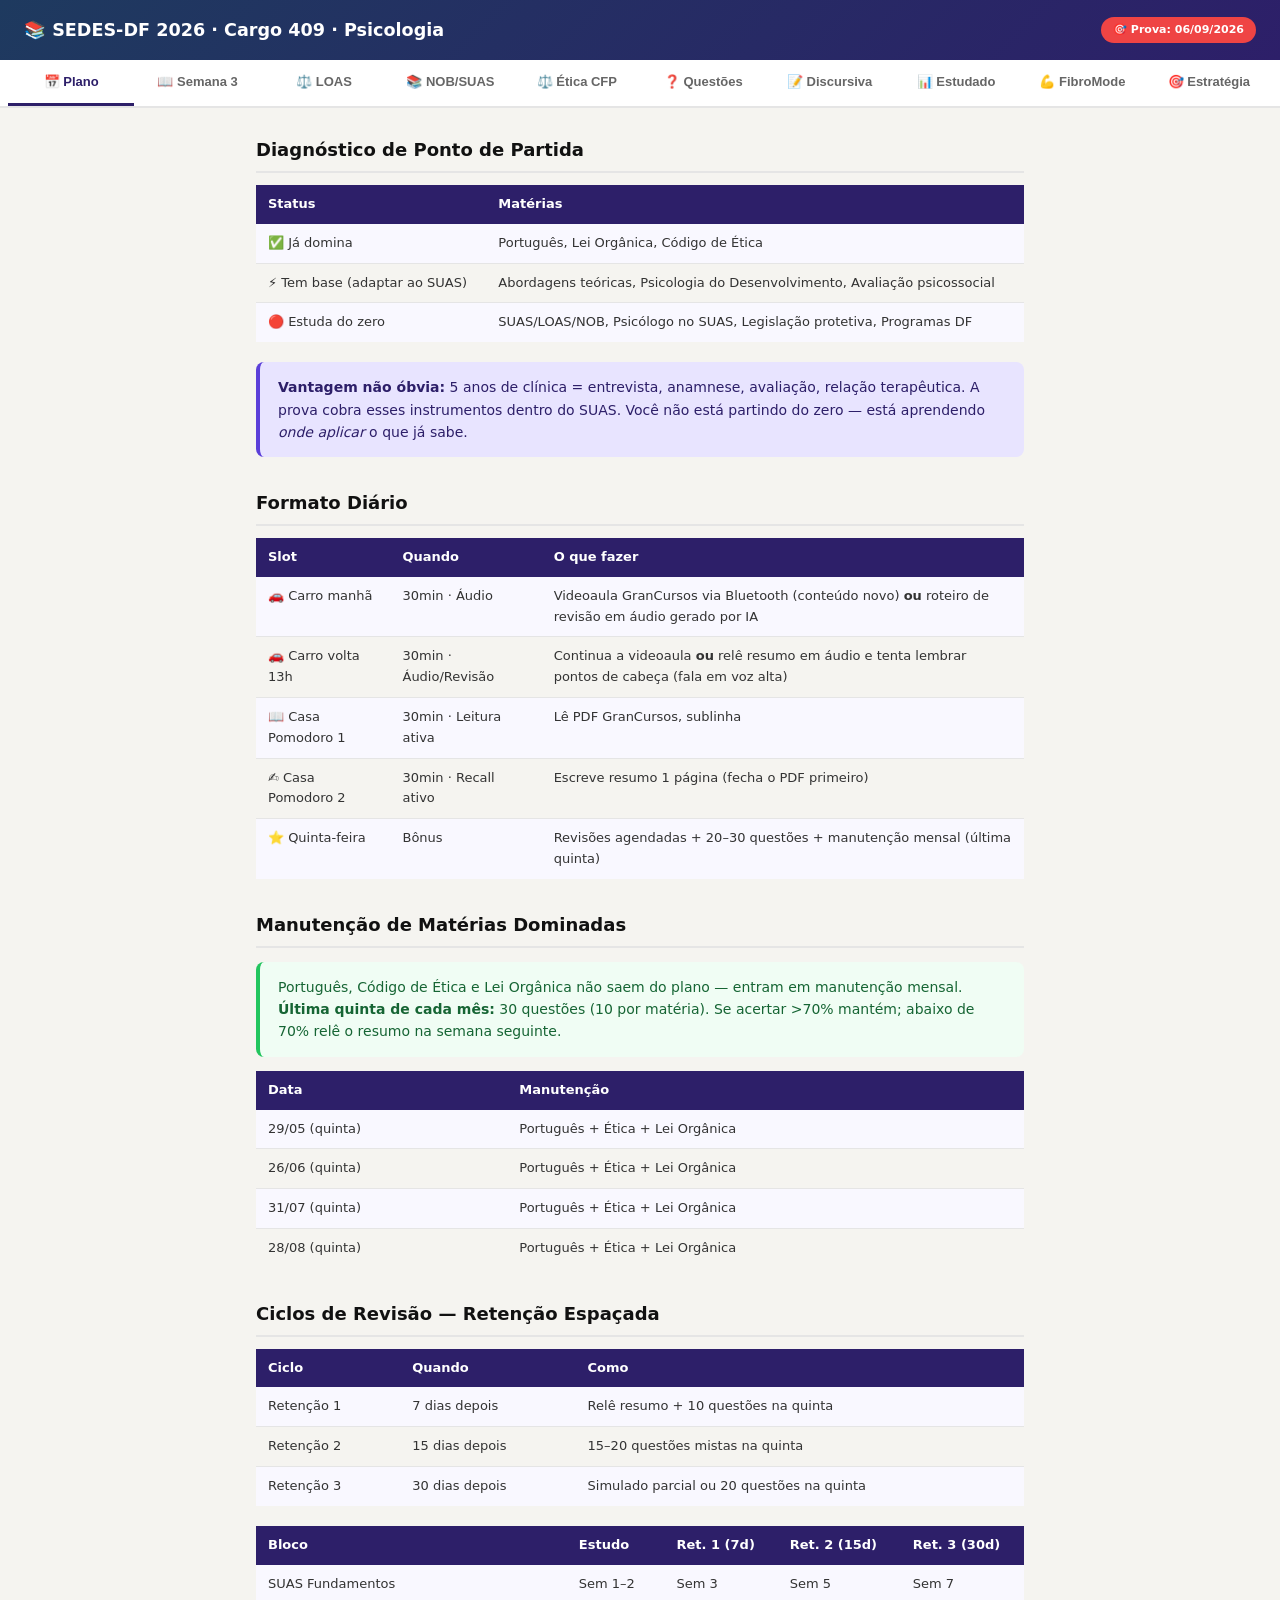
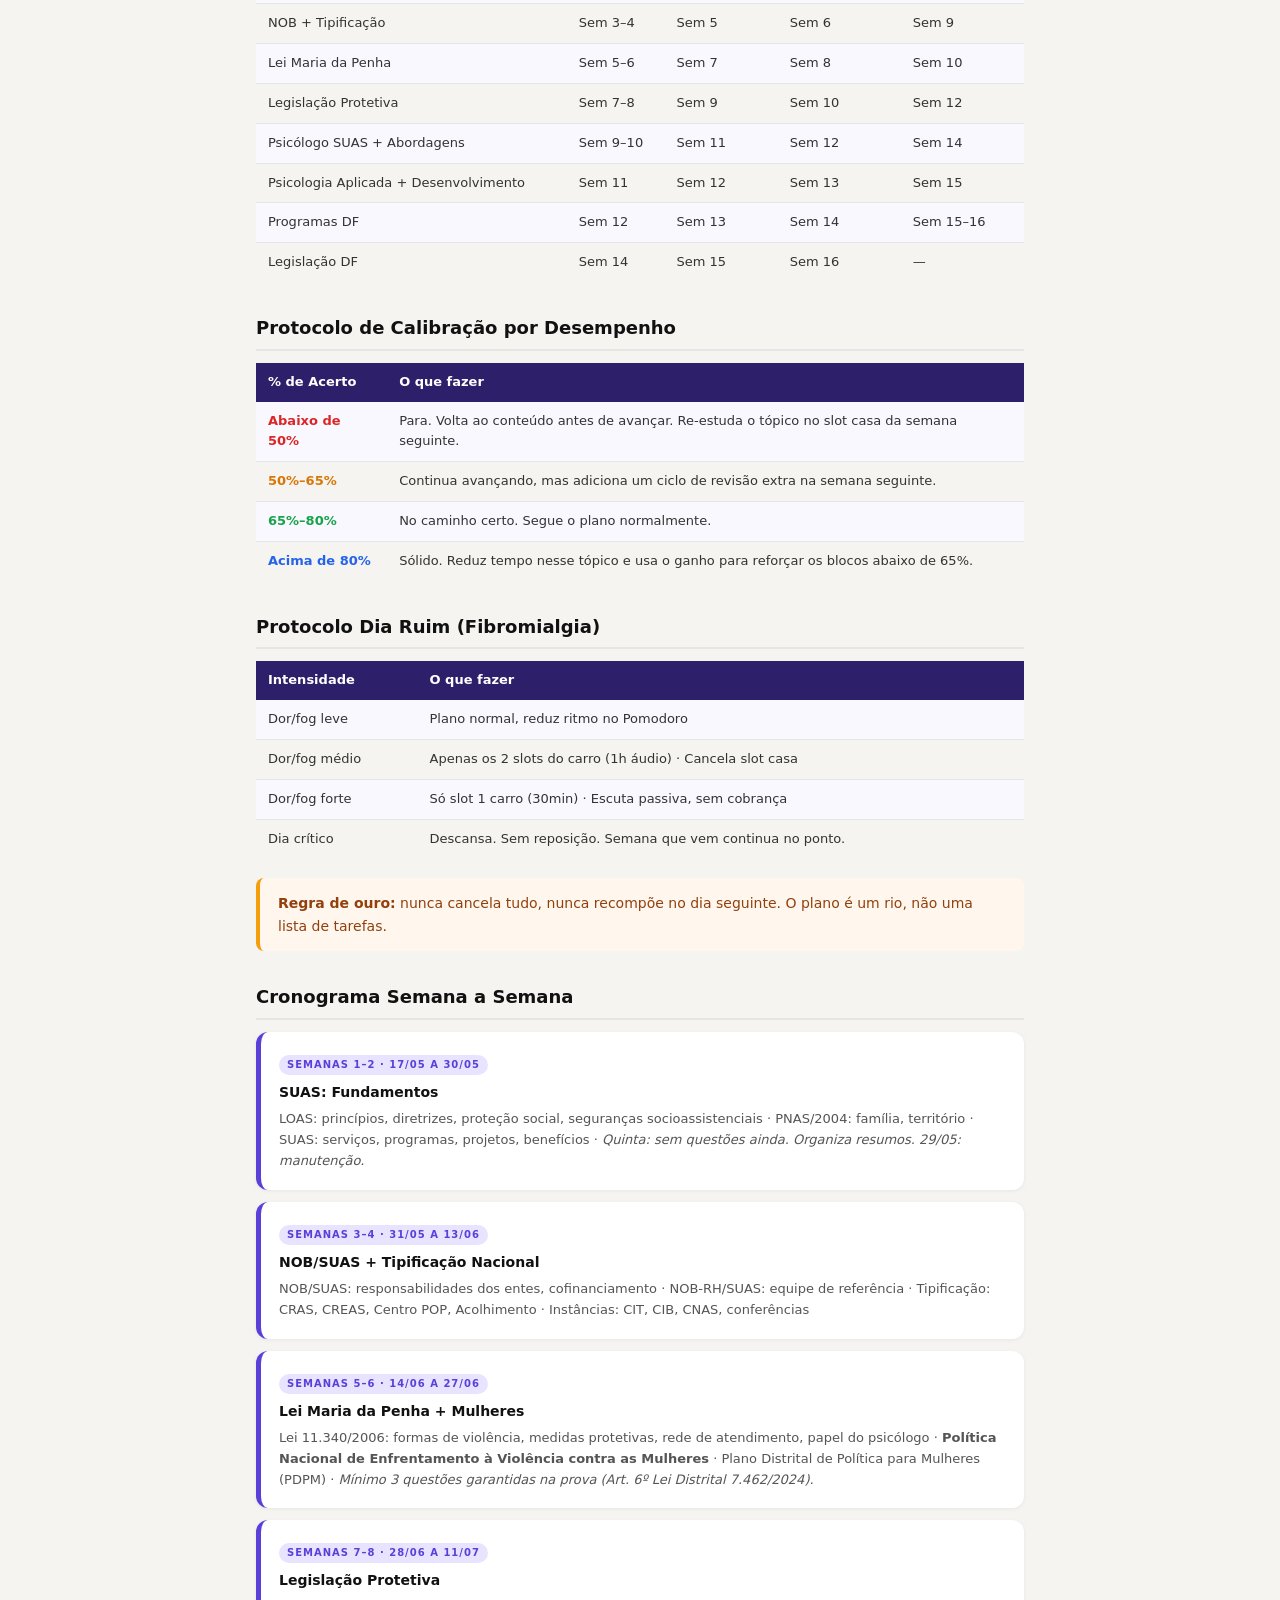
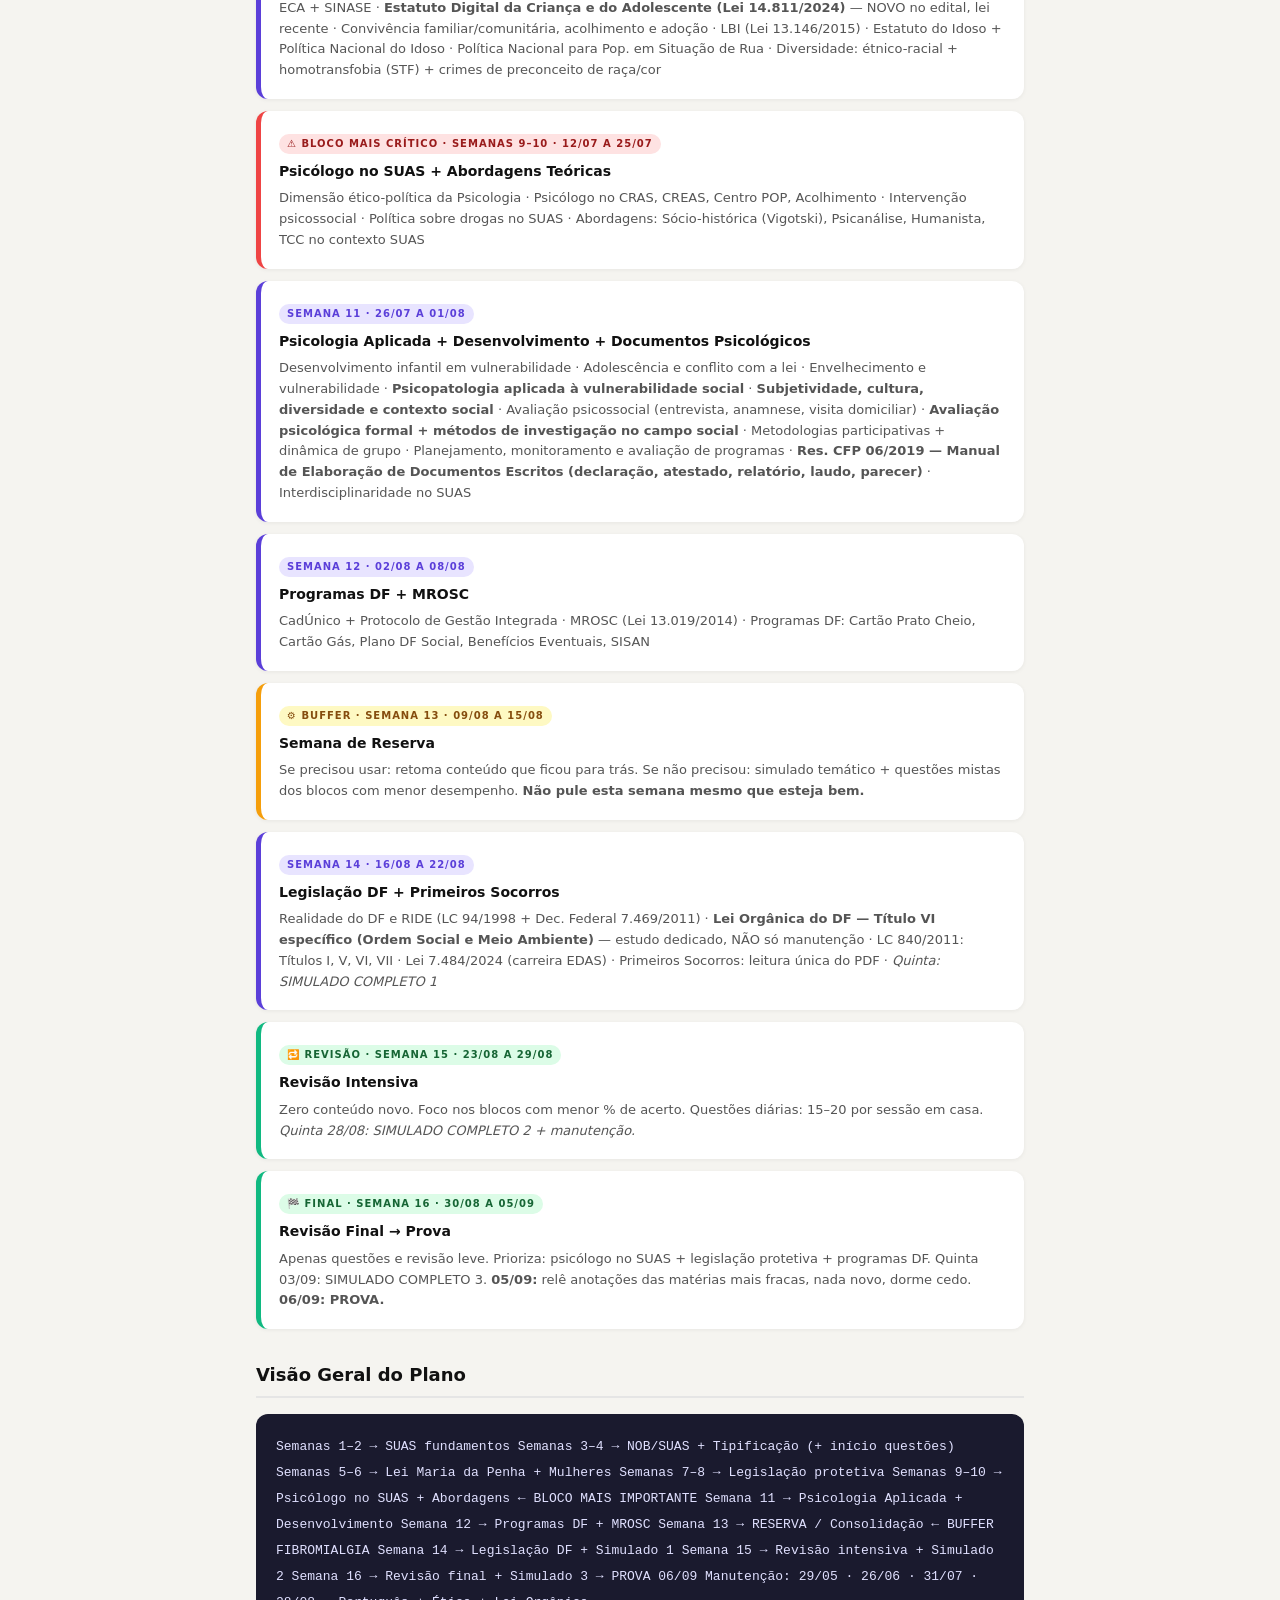
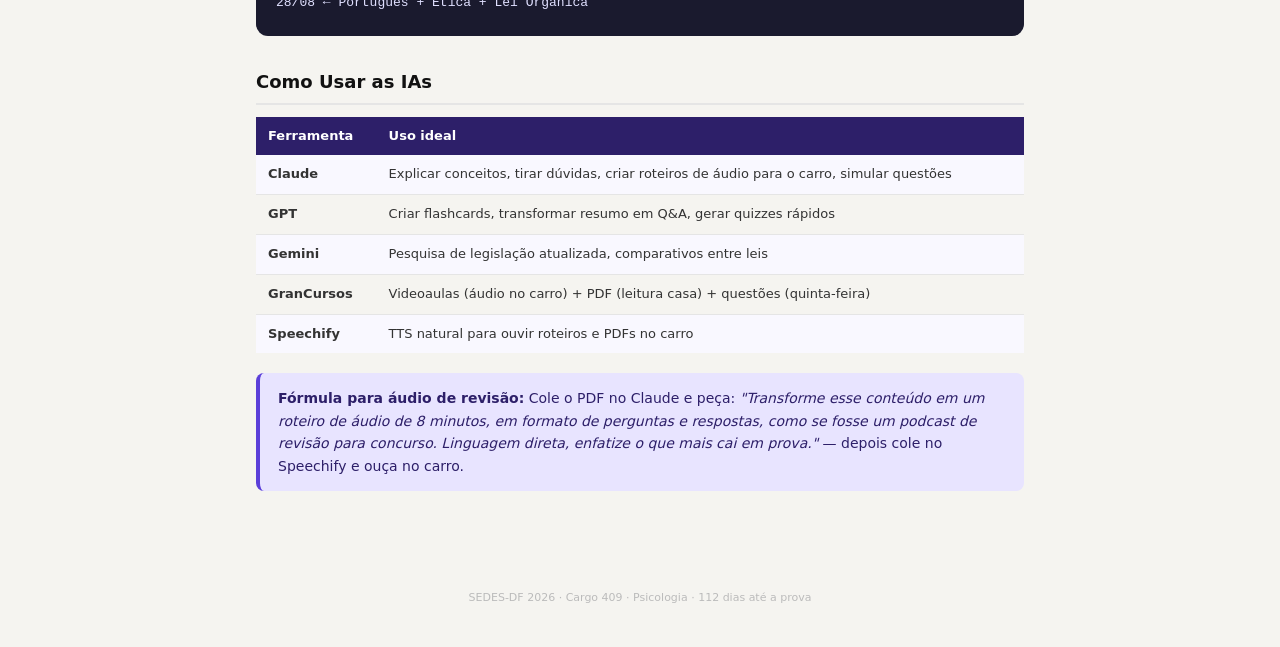
<file: index.html>
<!DOCTYPE html>
<html lang="pt-BR">
<head>
  <meta charset="UTF-8"/>
  <meta name="viewport" content="width=device-width, initial-scale=1.0"/>
  <title>SEDES-DF 2026 · Cargo 409 · Psicologia</title>
  <style>
    *{box-sizing:border-box;margin:0;padding:0}

    /* ===== GLOBAL ===== */
    body{font-family:'Segoe UI',system-ui,sans-serif;background:#f5f4f0;color:#1a1a1a;line-height:1.6}

    /* ===== TOP HEADER ===== */
    .site-header{background:linear-gradient(135deg,#1e3a5f,#2d1f69);padding:16px 24px;display:flex;align-items:center;gap:16px;flex-wrap:wrap}
    .site-header h1{color:#fff;font-size:1.1rem;font-weight:800;flex:1;min-width:200px}
    .site-header .badge-prova{background:#ef4444;color:#fff;font-size:11px;font-weight:700;padding:4px 12px;border-radius:20px;white-space:nowrap}

    /* ===== MAIN TAB NAV ===== */
    .main-nav{background:#fff;border-bottom:2px solid #e5e5e5;display:flex;overflow-x:auto;position:sticky;top:0;z-index:200;padding:0 8px}
    .main-tab{flex:1;min-width:100px;padding:14px 8px;border:none;background:none;cursor:pointer;font-size:13px;font-weight:700;color:#666;border-bottom:3px solid transparent;transition:.2s;text-align:center;white-space:nowrap}
    .main-tab:hover{color:#2d1f69}
    .main-tab.active{color:#2d1f69;border-bottom-color:#2d1f69}

    /* ===== TAB SECTIONS ===== */
    .tab-section{display:none}
    .tab-section.active{display:block}

    /* ===== PLANO GERAL — LIGHT ===== */
    .plano-container{max-width:800px;margin:0 auto;padding:28px 16px 60px}
    .plano-h2{font-size:18px;font-weight:800;color:#111;margin:32px 0 12px;padding-bottom:6px;border-bottom:2px solid #e5e5e5}
    .plano-h2:first-child{margin-top:0}
    .plano-h3{font-size:15px;font-weight:700;color:#2d1f69;margin:20px 0 8px}
    .plano-p{font-size:14px;color:#444;margin-bottom:10px}
    .plano-ul{padding-left:20px;margin-bottom:12px}
    .plano-ul li{font-size:14px;color:#444;margin-bottom:4px}

    .diag-table,.semana-table,.ciclo-table{width:100%;border-collapse:collapse;margin:12px 0 20px;font-size:13px}
    .diag-table th,.semana-table th,.ciclo-table th{background:#2d1f69;color:#fff;padding:9px 12px;text-align:left;font-weight:600}
    .diag-table td,.semana-table td,.ciclo-table td{padding:9px 12px;border-bottom:1px solid #e5e5e5;vertical-align:top;color:#333}
    .diag-table tr:last-child td,.semana-table tr:last-child td,.ciclo-table tr:last-child td{border-bottom:none}
    .diag-table tr:nth-child(even) td,.semana-table tr:nth-child(even) td,.ciclo-table tr:nth-child(even) td{background:#f9f8ff}

    .info-box{background:#e8e4ff;border-left:4px solid #5b3fd9;border-radius:8px;padding:14px 18px;margin:14px 0;font-size:14px;color:#2d1f69}
    .warn-box{background:#fff7ed;border-left:4px solid #f59e0b;border-radius:8px;padding:14px 18px;margin:14px 0;font-size:14px;color:#92400e}
    .success-box{background:#f0fdf4;border-left:4px solid #22c55e;border-radius:8px;padding:14px 18px;margin:14px 0;font-size:14px;color:#166534}
    .danger-box{background:#fef2f2;border-left:4px solid #ef4444;border-radius:8px;padding:14px 18px;margin:14px 0;font-size:14px;color:#991b1b}

    .semana-card{background:#fff;border-radius:12px;padding:18px;margin-bottom:12px;border-left:5px solid #5b3fd9;box-shadow:0 1px 4px rgba(0,0,0,.06)}
    .semana-card.bloco-critico{border-left-color:#ef4444}
    .semana-card.bloco-reserva{border-left-color:#f59e0b}
    .semana-card.bloco-revisao{border-left-color:#10b981}
    .semana-card h4{font-size:14px;font-weight:700;color:#111;margin-bottom:6px}
    .semana-card p{font-size:13px;color:#555}
    .semana-badge{display:inline-block;font-size:10px;font-weight:700;letter-spacing:1px;text-transform:uppercase;padding:2px 8px;border-radius:10px;margin-bottom:6px;background:#e8e4ff;color:#5b3fd9}
    .semana-badge.vermelho{background:#fee2e2;color:#991b1b}
    .semana-badge.amarelo{background:#fef9c3;color:#854d0e}
    .semana-badge.verde{background:#dcfce7;color:#166534}

    .visao-geral{background:#1a1a2e;color:#e0e0ff;border-radius:12px;padding:20px;font-family:'Courier New',monospace;font-size:13px;line-height:2;margin:16px 0}

    /* ===== SEMANA 1 — LIGHT (herdado de dia-01.html) ===== */
    .day-nav{background:#fff;border-bottom:1px solid #e5e5e5;display:flex;overflow-x:auto;position:sticky;top:48px;z-index:100;padding:0 8px}
    .day-btn{flex:1;min-width:80px;padding:12px 6px;border:none;background:none;cursor:pointer;font-size:12px;font-weight:600;color:#888;border-bottom:3px solid transparent;transition:.2s;text-align:center;line-height:1.3}
    .day-btn small{display:block;font-size:10px;font-weight:400;color:#aaa}
    .day-btn.active{color:#5b3fd9;border-bottom-color:#5b3fd9}
    .day-btn:hover{color:#5b3fd9}
    .bonus-btn.active{color:#f59e0b;border-bottom-color:#f59e0b}
    .bonus-btn:hover{color:#f59e0b}

    .day-content{display:none;padding:24px 16px 48px;max-width:720px;margin:0 auto}
    .day-content.active{display:block}

    .day-header{margin-bottom:20px}
    .dbadge{display:inline-block;background:#e8e4ff;color:#5b3fd9;font-size:11px;font-weight:700;letter-spacing:1px;text-transform:uppercase;padding:3px 12px;border-radius:20px;margin-bottom:8px}
    .dbadge.bonus{background:#fff3cd;color:#b45309}
    .day-header h1{font-size:22px;font-weight:800;color:#111}
    .day-header p{font-size:14px;color:#666;margin-top:4px}

    .slot{background:#fff;border-radius:12px;padding:20px;margin-bottom:12px;border-left:5px solid #ccc}
    .slot.carro-manha{border-color:#f59e0b}
    .slot.carro-volta{border-color:#3b82f6}
    .slot.pomodoro-1{border-color:#10b981}
    .slot.pomodoro-2{border-color:#ef4444}
    .slot.revisao{border-color:#8b5cf6}
    .slot.bonus-slot{border-color:#f59e0b;background:#fffbf0}
    .slot-header{display:flex;align-items:center;gap:10px;margin-bottom:10px}
    .slot-icon{font-size:18px}
    .slot-title{font-size:14px;font-weight:700;color:#111}
    .slot-time{font-size:11px;font-weight:600;color:#888;margin-top:2px}
    .slot p{font-size:14px;color:#444;margin-bottom:8px}
    .slot p:last-child{margin-bottom:0}
    /* Check de conclusão de etapa */
    .slot-check{margin-left:auto;flex-shrink:0;display:inline-flex;align-items:center;gap:6px;font-size:11px;font-weight:700;border:1.5px solid #cbd5e1;background:#fff;color:#64748b;border-radius:20px;padding:6px 12px;cursor:pointer;white-space:nowrap;transition:all .15s;font-family:inherit}
    .slot-check:hover{border-color:#10b981;color:#10b981}
    .slot-check.on{background:#10b981;border-color:#10b981;color:#fff}
    .slot.slot-done{opacity:.62}
    .slot.slot-done .slot-title{text-decoration:line-through;text-decoration-color:#10b981}
    .day-progress{display:inline-flex;align-items:center;gap:8px;margin-top:10px;font-size:12px;font-weight:700;color:#10b981;background:#ecfdf5;border:1px solid #a7f3d0;border-radius:20px;padding:5px 12px}
    .day-progress.zero{color:#94a3b8;background:#f1f5f9;border-color:#e2e8f0}
    .dp-bar{width:90px;height:6px;border-radius:3px;background:#d1fae5;overflow:hidden}
    .dp-bar i{display:block;height:100%;background:#10b981;transition:width .25s}
    .tip{background:#fef9ec;border:1px solid #f6d860;border-radius:8px;padding:8px 12px;font-size:13px;color:#7a5c00;margin-top:8px}

    .recall-card{background:#1a1a2e;color:#e0e0ff;border-radius:12px;padding:18px 20px;font-family:'Courier New',monospace;font-size:13px;line-height:2.1;margin-top:12px}
    .recall-title{font-weight:700;color:#a78bfa;font-size:12px;margin-bottom:10px;font-family:'Segoe UI',system-ui,sans-serif;letter-spacing:1px;text-transform:uppercase}
    .cl{border-bottom:1px solid #2d2d4e;display:block;width:100%;margin:2px 0 5px 0}

    .ref-box{background:#fff;border-radius:12px;padding:20px;margin-bottom:12px}
    .ref-box h2{font-size:12px;font-weight:700;color:#999;margin-bottom:14px;text-transform:uppercase;letter-spacing:.5px}
    .artigo{margin-bottom:14px}
    .art-num{display:inline-block;background:#5b3fd9;color:#fff;font-size:11px;font-weight:700;padding:2px 10px;border-radius:20px;margin-bottom:6px}
    .artigo p{font-size:14px;color:#444;margin-bottom:4px}
    .artigo ol,.artigo ul{padding-left:18px;font-size:14px;color:#444}
    .artigo li{margin-bottom:4px}
    .ancora{background:#f0fdf4;border:1px solid #86efac;border-radius:8px;padding:10px 14px;font-size:14px;color:#166534;margin-top:12px}
    .atencao{background:#fff7ed;border:1px solid #fdba74;border-radius:8px;padding:10px 14px;font-size:14px;color:#9a3412;margin-top:12px}

    .checklist{background:#fff;border-radius:12px;padding:20px;margin-bottom:12px}
    .checklist h2{font-size:12px;font-weight:700;color:#999;margin-bottom:14px;text-transform:uppercase;letter-spacing:.5px}
    .check-item{display:flex;align-items:flex-start;gap:10px;padding:9px 0;border-bottom:1px solid #f0f0f0;font-size:14px;color:#333}
    .check-item:last-child{border-bottom:none}
    .check-box{width:18px;height:18px;border:2px solid #d1d5db;border-radius:4px;flex-shrink:0;margin-top:2px;cursor:pointer}
    .check-box.checked{background:#5b3fd9;border-color:#5b3fd9}

    /* ===== LOAS — DARK (herdado de loas-quadrix.html) ===== */
    .loas-wrap{background:#0f172a;min-height:60vh}
    .loas-header{background:linear-gradient(135deg,#1e3a5f,#0f172a);padding:18px 24px;border-bottom:2px solid #3b82f6}
    .loas-header h2{font-size:1.3rem;color:#fff;margin-bottom:3px}
    .loas-header .sub{color:#94a3b8;font-size:0.82rem}
    .loas-nav{display:flex;flex-wrap:wrap;gap:7px;padding:12px 20px;background:#1e293b;border-bottom:1px solid #334155;position:sticky;top:48px;z-index:100}
    .nb{padding:6px 12px;border-radius:6px;border:1px solid #475569;background:#1e293b;color:#94a3b8;cursor:pointer;font-size:0.8rem;transition:all .2s}
    .nb:hover,.nb.on{background:#3b82f6;color:#fff;border-color:#3b82f6}
    .loas-content{max-width:900px;margin:0 auto;padding:20px 20px 60px}
    .lsec{display:none}.lsec.on{display:block}
    .lcard{background:#1e293b;border-radius:10px;padding:18px;margin-bottom:16px;border-left:4px solid #3b82f6}
    .lcard h2{font-size:1rem;color:#60a5fa;margin-bottom:10px}
    .lei{font-size:0.87rem;color:#cbd5e1;line-height:1.75;border-left:3px solid #475569;padding-left:12px;margin-bottom:12px}
    .lnum{color:#f59e0b;font-weight:700}
    .lneg{color:#f87171;font-weight:700}
    .lkey{color:#34d399;font-weight:600}
    .lhot{display:inline-block;padding:2px 8px;border-radius:4px;font-size:0.72rem;font-weight:700;background:#7f1d1d;color:#fca5a5;margin-left:8px}
    .qbox{background:#1a2744;border:1px solid #3b82f6;border-radius:8px;padding:12px;margin-top:10px}
    .qbox-t{color:#60a5fa;font-size:0.75rem;font-weight:700;text-transform:uppercase;letter-spacing:1px;margin-bottom:8px}
    .tbox{background:#2d1515;border:1px solid #ef4444;border-radius:8px;padding:12px;margin-top:10px}
    .tbox-t{color:#f87171;font-size:0.75rem;font-weight:700;text-transform:uppercase;letter-spacing:1px;margin-bottom:8px}
    .mbox{background:#1a2d1a;border:1px solid #22c55e;border-radius:8px;padding:12px;margin-top:10px}
    .mbox-t{color:#4ade80;font-size:0.75rem;font-weight:700;text-transform:uppercase;letter-spacing:1px;margin-bottom:8px}
    ul.lq{padding-left:16px}
    ul.lq li{font-size:0.84rem;color:#93c5fd;margin-bottom:5px;line-height:1.5}
    ul.lt{padding-left:16px}
    ul.lt li{font-size:0.84rem;color:#fca5a5;margin-bottom:5px;line-height:1.5}
    ul.lm{padding-left:0;list-style:none}
    ul.lm li{font-size:0.84rem;color:#86efac;margin-bottom:4px;line-height:1.6}
    ul.la{padding-left:18px}
    ul.la li{font-size:0.86rem;color:#cbd5e1;margin-bottom:6px;line-height:1.65}
    ul.la li strong{color:#e2e8f0}
    .ltable{width:100%;border-collapse:collapse;margin-top:10px;font-size:0.83rem}
    .ltable th{background:#1e3a5f;color:#93c5fd;padding:9px 10px;text-align:left}
    .ltable td{padding:9px 10px;border-bottom:1px solid #334155;color:#cbd5e1;vertical-align:top}
    .ltable tr:hover td{background:#1a2744}
    .rcard{background:#0f172a;border-radius:6px;padding:10px 14px;margin-bottom:8px;cursor:pointer}
    .rq{color:#e2e8f0;font-size:0.85rem;font-weight:600}
    .ra{color:#334155;font-size:0.84rem;margin-top:4px;transition:color .2s}
    .rcard:hover .ra{color:#60a5fa}
    .bpc-nao{background:#1a2d1a;border:1px solid #22c55e;border-radius:8px;padding:14px;margin-top:12px}
    .bpc-nao h3{color:#4ade80;font-size:0.9rem;margin-bottom:10px}

    footer{text-align:center;font-size:11px;color:#bbb;padding:24px 0 40px;background:#f5f4f0}
    .loas-wrap footer{background:#0f172a;color:#475569}

    /* ===== QUESTÕES — LIGHT ===== */
    .qz-wrap{max-width:780px;margin:0 auto;padding:20px 14px 80px}
    .qz-h2{font-size:18px;font-weight:800;color:#111;margin:0 0 14px;padding-bottom:6px;border-bottom:2px solid #e5e5e5}
    .qz-stats-mini{display:grid;grid-template-columns:repeat(4,1fr);gap:8px;margin-bottom:18px}
    .qz-stat{background:#fff;border-radius:10px;padding:10px 8px;text-align:center;border-left:4px solid #5b3fd9;box-shadow:0 1px 3px rgba(0,0,0,.05)}
    .qz-stat .v{font-size:18px;font-weight:800;color:#2d1f69;line-height:1.1}
    .qz-stat .l{font-size:10px;color:#888;text-transform:uppercase;letter-spacing:.5px;margin-top:3px}
    .qz-stat.warn{border-left-color:#f59e0b} .qz-stat.warn .v{color:#92400e}
    .qz-stat.ok{border-left-color:#22c55e} .qz-stat.ok .v{color:#166534}
    .qz-stat.bad{border-left-color:#ef4444} .qz-stat.bad .v{color:#991b1b}

    .qz-section{background:#fff;border-radius:12px;padding:16px 18px;margin-bottom:14px;box-shadow:0 1px 3px rgba(0,0,0,.06)}
    .qz-section h3{font-size:13px;font-weight:700;color:#666;text-transform:uppercase;letter-spacing:.5px;margin-bottom:10px}
    .qz-chips{display:flex;flex-wrap:wrap;gap:6px}
    .qz-chip{background:#f3f1ff;border:2px solid transparent;color:#5b3fd9;font-size:13px;font-weight:600;padding:7px 13px;border-radius:20px;cursor:pointer;transition:.15s;line-height:1.2}
    .qz-chip:hover{background:#e8e4ff}
    .qz-chip.on{background:#5b3fd9;color:#fff;border-color:#2d1f69}
    .qz-chip small{display:block;font-size:9px;opacity:.7;font-weight:500;margin-top:1px}

    .qz-select{width:100%;padding:10px 12px;border:1px solid #d1d5db;border-radius:8px;font-size:14px;background:#fff;color:#333}
    .qz-start{display:block;width:100%;background:linear-gradient(135deg,#5b3fd9,#2d1f69);color:#fff;border:none;padding:14px;border-radius:10px;font-size:15px;font-weight:700;cursor:pointer;margin-top:8px;box-shadow:0 2px 6px rgba(91,63,217,.3)}
    .qz-start:hover{transform:translateY(-1px);box-shadow:0 4px 12px rgba(91,63,217,.4)}
    .qz-start:disabled{opacity:.5;cursor:not-allowed;transform:none}

    .qz-loading{text-align:center;padding:40px 20px;color:#666}
    .qz-loading .spin{display:inline-block;width:24px;height:24px;border:3px solid #e8e4ff;border-top-color:#5b3fd9;border-radius:50%;animation:qz-spin .8s linear infinite;margin-bottom:8px}
    @keyframes qz-spin{to{transform:rotate(360deg)}}

    /* Sessão */
    .qz-progress{background:#fff;border-radius:12px;padding:12px 16px;margin-bottom:14px;display:flex;align-items:center;gap:12px;font-size:13px;flex-wrap:wrap;box-shadow:0 1px 3px rgba(0,0,0,.06)}
    .qz-prog-bar{flex:1;min-width:120px;height:6px;background:#e5e5e5;border-radius:3px;overflow:hidden}
    .qz-prog-fill{height:100%;background:linear-gradient(90deg,#5b3fd9,#8b5cf6);border-radius:3px;transition:width .3s}
    .qz-prog-txt{font-weight:700;color:#2d1f69;font-size:13px}
    .qz-disc-tag{background:#e8e4ff;color:#5b3fd9;font-size:10px;font-weight:700;padding:3px 9px;border-radius:10px;text-transform:uppercase;letter-spacing:.5px}

    .qz-questao{background:#fff;border-radius:12px;padding:18px;margin-bottom:14px;box-shadow:0 1px 3px rgba(0,0,0,.06)}
    .qz-meta{display:flex;gap:8px;font-size:11px;color:#888;margin-bottom:10px;flex-wrap:wrap}
    .qz-meta span{background:#f3f4f6;padding:2px 8px;border-radius:10px}
    .qz-texto-base{background:#f9f8ff;border-left:3px solid #a78bfa;padding:10px 14px;border-radius:6px;font-size:13px;color:#555;margin-bottom:12px;white-space:pre-wrap;max-height:220px;overflow-y:auto}
    .qz-enunciado{font-size:15px;color:#111;line-height:1.6;margin-bottom:16px;white-space:pre-wrap;font-weight:500}

    .qz-alts{display:flex;flex-direction:column;gap:8px}
    .qz-alt{display:flex;gap:10px;align-items:flex-start;background:#f9f9fb;border:2px solid #e5e5e5;border-radius:10px;padding:12px 14px;cursor:pointer;transition:.15s;text-align:left;font-family:inherit;font-size:14px;color:#333;line-height:1.5}
    .qz-alt:hover:not(:disabled){background:#f3f1ff;border-color:#a78bfa}
    .qz-alt:disabled{cursor:default}
    .qz-alt-letra{flex-shrink:0;width:26px;height:26px;border-radius:50%;background:#e5e5e5;color:#666;font-weight:700;font-size:13px;display:flex;align-items:center;justify-content:center}
    .qz-alt-txt{flex:1;white-space:pre-wrap}
    .qz-alt.correta{background:#f0fdf4;border-color:#22c55e}
    .qz-alt.correta .qz-alt-letra{background:#22c55e;color:#fff}
    .qz-alt.errada{background:#fef2f2;border-color:#ef4444}
    .qz-alt.errada .qz-alt-letra{background:#ef4444;color:#fff}
    .qz-alt.escolhida{box-shadow:0 0 0 3px rgba(91,63,217,.15)}

    .qz-feedback{margin-top:14px;padding:12px 14px;border-radius:10px;font-size:14px;font-weight:600;display:none}
    .qz-feedback.show{display:block}
    .qz-feedback.ok{background:#f0fdf4;color:#166534;border-left:4px solid #22c55e}
    .qz-feedback.bad{background:#fef2f2;color:#991b1b;border-left:4px solid #ef4444}
    .qz-explica{margin-top:10px}
    .qz-explica-toggle{width:100%;text-align:left;background:#eef2ff;color:#4338ca;border:1px solid #c7d2fe;border-radius:10px;padding:11px 14px;font-size:14px;font-weight:600;cursor:pointer;display:flex;align-items:center;gap:8px;transition:.2s}
    .qz-explica-toggle:hover{background:#e0e7ff;border-color:#a5b4fc}
    .qz-explica-toggle::after{content:'▾';margin-left:auto;transition:transform .2s;color:#6366f1}
    .qz-explica-toggle.open::after{transform:rotate(180deg)}
    .qz-explica-body{margin-top:8px;background:#fafaff;border:1px solid #e0e7ff;border-left:4px solid #4338ca;border-radius:10px;padding:14px 16px;font-size:14px;line-height:1.6;color:#1e293b;white-space:normal}

    .qz-actions{display:flex;gap:8px;margin-top:14px}
    .qz-btn{flex:1;padding:12px;border-radius:10px;font-size:14px;font-weight:700;cursor:pointer;border:none;transition:.15s}
    .qz-btn-prim{background:#5b3fd9;color:#fff}
    .qz-btn-prim:hover{background:#4a31b8}
    .qz-btn-sec{background:#f3f4f6;color:#374151}
    .qz-btn-sec:hover{background:#e5e7eb}

    /* Resultado */
    .qz-result-hero{background:linear-gradient(135deg,#5b3fd9,#2d1f69);color:#fff;border-radius:14px;padding:24px;text-align:center;margin-bottom:14px}
    .qz-result-hero .big{font-size:42px;font-weight:800;line-height:1}
    .qz-result-hero .pct{font-size:22px;font-weight:700;opacity:.9;margin-top:4px}
    .qz-result-hero .label{font-size:12px;opacity:.8;margin-top:6px;text-transform:uppercase;letter-spacing:1px}
    .qz-result-list{background:#fff;border-radius:12px;padding:14px 16px;margin-bottom:14px;box-shadow:0 1px 3px rgba(0,0,0,.06)}
    .qz-result-list h3{font-size:13px;font-weight:700;color:#666;text-transform:uppercase;letter-spacing:.5px;margin-bottom:10px}
    .qz-rev-item{display:flex;gap:10px;align-items:flex-start;padding:10px 0;border-bottom:1px solid #f0f0f0;font-size:13px}
    .qz-rev-item:last-child{border-bottom:none}
    .qz-rev-mark{flex-shrink:0;width:22px;height:22px;border-radius:50%;display:flex;align-items:center;justify-content:center;font-size:12px;font-weight:700}
    .qz-rev-mark.ok{background:#22c55e;color:#fff}
    .qz-rev-mark.bad{background:#ef4444;color:#fff}
    .qz-rev-text{flex:1;color:#444;line-height:1.4}
    .qz-rev-text small{display:block;color:#999;font-size:11px;margin-top:2px}

    .qz-empty{text-align:center;padding:32px 16px;color:#888}
    .qz-empty h3{color:#444;margin-bottom:8px}
    .qz-error{background:#fef2f2;border-left:4px solid #ef4444;color:#991b1b;padding:14px;border-radius:8px;font-size:13px;margin-bottom:14px}

    @media (max-width:520px){
      .qz-stats-mini{grid-template-columns:repeat(2,1fr)}
      .qz-result-hero .big{font-size:36px}
    }

    /* ═══ FIBROMODE ═══ */
    .fm-wrap{max-width:840px;margin:0 auto;padding:18px}
    .fm-rule{display:flex;align-items:center;gap:12px;background:linear-gradient(135deg,#fef3c7,#fde68a);border-left:5px solid #d97706;padding:14px 18px;border-radius:10px;margin-bottom:24px;font-size:14px;color:#78350f}
    .fm-rule-icon{font-size:24px}
    .fm-h2{color:#2d1f69;font-size:22px;margin:0 0 4px}
    .fm-sub{color:#64748b;font-size:14px;margin:0 0 20px}
    .fm-card{background:#fff;border:1px solid #e2e8f0;border-radius:14px;padding:20px;box-shadow:0 1px 3px rgba(0,0,0,0.04)}
    .fm-slider-block{margin-bottom:18px;padding-bottom:14px;border-bottom:1px solid #f1f5f9}
    .fm-slider-block:last-of-type{border-bottom:none;margin-bottom:8px}
    .fm-slider-head{display:flex;justify-content:space-between;align-items:center;margin-bottom:6px}
    .fm-slider-head label{font-weight:600;color:#1e293b;font-size:14px}
    .fm-val{background:#2d1f69;color:#fff;font-weight:700;padding:3px 12px;border-radius:8px;font-size:13px;min-width:48px;text-align:center}
    .fm-slider{width:100%;-webkit-appearance:none;appearance:none;height:8px;border-radius:4px;background:linear-gradient(to right,#10b981 0%,#f59e0b 50%,#ef4444 100%);outline:none;cursor:pointer}
    .fm-slider::-webkit-slider-thumb{-webkit-appearance:none;appearance:none;width:22px;height:22px;border-radius:50%;background:#fff;border:3px solid #2d1f69;cursor:pointer;box-shadow:0 2px 4px rgba(0,0,0,0.15)}
    .fm-slider::-moz-range-thumb{width:22px;height:22px;border-radius:50%;background:#fff;border:3px solid #2d1f69;cursor:pointer}
    .fm-scale{display:flex;justify-content:space-between;font-size:11px;color:#94a3b8;margin-top:4px}
    .fm-btn-save{width:100%;padding:14px;border:none;border-radius:10px;background:linear-gradient(135deg,#2d1f69,#4338ca);color:#fff;font-weight:700;font-size:15px;cursor:pointer;margin-top:10px;transition:.2s}
    .fm-btn-save:hover{transform:translateY(-1px);box-shadow:0 4px 12px rgba(45,31,105,0.3)}
    .fm-resultado{margin-top:24px;display:none}
    .fm-resultado.show{display:block;animation:fmFade .4s ease}
    @keyframes fmFade{from{opacity:0;transform:translateY(8px)}to{opacity:1;transform:translateY(0)}}
    .fm-zona-card{display:flex;align-items:center;gap:18px;padding:22px;border-radius:14px;color:#fff;box-shadow:0 4px 12px rgba(0,0,0,0.1)}
    .fm-zona-card.verde{background:linear-gradient(135deg,#10b981,#059669)}
    .fm-zona-card.amarela{background:linear-gradient(135deg,#f59e0b,#d97706)}
    .fm-zona-card.vermelha{background:linear-gradient(135deg,#ef4444,#dc2626)}
    .fm-zona-emoji{font-size:48px}
    .fm-zona-nome{font-size:22px;font-weight:800}
    .fm-zona-score{font-size:14px;opacity:.95;margin-top:2px}
    .fm-plano{background:#fff;border:1px solid #e2e8f0;border-radius:14px;padding:20px;margin-top:14px}
    .fm-plano h3{color:#2d1f69;margin:0 0 12px;font-size:16px}
    .fm-plano-tempo{display:inline-block;background:#eef2ff;color:#4338ca;padding:6px 14px;border-radius:8px;font-weight:700;font-size:14px;margin-bottom:10px}
    .fm-checklist{background:#fff;border:1px solid #e2e8f0;border-radius:14px;padding:20px;margin-top:14px}
    .fm-checklist h3{color:#2d1f69;margin:0 0 12px;font-size:16px}
    .fm-checklist ul{margin:0;padding-left:20px;line-height:1.8;color:#334155;font-size:14px}
    .fm-checklist li{margin-bottom:4px}
    .fm-historico{background:#fff;border:1px solid #e2e8f0;border-radius:14px;padding:14px;overflow-x:auto}
    .fm-hist-row{display:grid;grid-template-columns:90px 60px 60px 60px 60px 70px 60px;gap:6px;padding:8px 10px;border-bottom:1px solid #f1f5f9;font-size:12px;align-items:center}
    .fm-hist-row.head{font-weight:700;color:#64748b;border-bottom:2px solid #e2e8f0;font-size:11px;text-transform:uppercase}
    .fm-hist-row .fm-hist-zona{width:24px;height:24px;border-radius:50%;display:flex;align-items:center;justify-content:center;font-size:12px}
    .fm-hist-row .fm-hist-zona.verde{background:#10b981;color:#fff}
    .fm-hist-row .fm-hist-zona.amarela{background:#f59e0b;color:#fff}
    .fm-hist-row .fm-hist-zona.vermelha{background:#ef4444;color:#fff}

    /* ═══ ESTRATÉGIA ═══ */
    .es-wrap{max-width:1000px;margin:0 auto;padding:18px}
    .es-h2{color:#2d1f69;font-size:24px;margin:0 0 4px}
    .es-h3{color:#2d1f69;font-size:17px;margin:24px 0 4px}
    .es-sub{color:#64748b;font-size:14px;margin:0 0 18px}
    .es-dica{color:#94a3b8;font-size:13px;margin:0 0 10px;font-style:italic}
    .es-overview{display:grid;grid-template-columns:repeat(auto-fit,minmax(180px,1fr));gap:10px;margin-bottom:18px}
    .es-ovbox{background:#fff;border:1px solid #e2e8f0;border-left:4px solid #4338ca;border-radius:10px;padding:14px}
    .es-ovbox .v{font-size:22px;font-weight:800;color:#2d1f69;line-height:1}
    .es-ovbox .l{font-size:12px;color:#64748b;margin-top:4px;text-transform:uppercase;letter-spacing:.5px}
    .es-disc-chips{display:flex;flex-wrap:wrap;gap:8px;margin-bottom:14px}
    .es-disc-chip{padding:8px 14px;border:2px solid #e2e8f0;border-radius:20px;background:#fff;cursor:pointer;font-size:13px;font-weight:600;color:#64748b;transition:.15s}
    .es-disc-chip:hover{border-color:#a5b4fc;color:#4338ca}
    .es-disc-chip.on{background:#2d1f69;color:#fff;border-color:#2d1f69}
    .es-tabela-wrap{background:#fff;border:1px solid #e2e8f0;border-radius:12px;overflow:hidden}
    .es-tabela{max-height:560px;overflow-y:auto}
    .es-row{display:grid;grid-template-columns:1fr 60px 70px 80px;gap:8px;padding:11px 14px;border-bottom:1px solid #f1f5f9;align-items:center;cursor:pointer;transition:.15s;font-size:13px}
    .es-row:hover{background:#eef2ff}
    .es-row.head{background:#f8fafc;font-weight:700;color:#64748b;text-transform:uppercase;font-size:11px;cursor:default;letter-spacing:.5px}
    .es-row.head:hover{background:#f8fafc}
    .es-row .es-topico{font-weight:600;color:#1e293b}
    .es-bar{position:relative;width:100%;height:8px;background:#e2e8f0;border-radius:4px;overflow:hidden}
    .es-bar-fill{position:absolute;left:0;top:0;height:100%;background:linear-gradient(90deg,#4338ca,#7c3aed);border-radius:4px}
    .es-row-prio{display:inline-block;padding:2px 8px;border-radius:6px;font-size:11px;font-weight:700;text-transform:uppercase}
    .es-row-prio.alta{background:#fee2e2;color:#991b1b}
    .es-row-prio.media{background:#fef3c7;color:#78350f}
    .es-row-prio.baixa{background:#dbeafe;color:#1e40af}
    .es-dossie{background:#fff;border:1px solid #e2e8f0;border-radius:14px;padding:20px;margin-top:14px}
    .es-dossie-close{background:none;border:none;color:#4338ca;font-size:14px;cursor:pointer;padding:0;margin-bottom:12px;font-weight:600}
    .es-dossie-close:hover{text-decoration:underline}
    .es-dossie h3{color:#2d1f69;font-size:20px;margin:0 0 12px}
    .es-stats{display:grid;grid-template-columns:repeat(auto-fit,minmax(140px,1fr));gap:8px;margin-bottom:18px}
    .es-stat{background:#f8fafc;border-radius:8px;padding:10px 12px}
    .es-stat .v{font-size:18px;font-weight:800;color:#2d1f69}
    .es-stat .l{font-size:11px;color:#64748b;text-transform:uppercase;letter-spacing:.3px;margin-top:2px}
    .es-block{background:#fafaff;border-left:4px solid #4338ca;border-radius:8px;padding:12px 14px;margin-bottom:12px}
    .es-block h4{margin:0 0 8px;color:#2d1f69;font-size:14px}
    .es-tags{display:flex;flex-wrap:wrap;gap:6px}
    .es-tag{background:#eef2ff;color:#4338ca;padding:4px 10px;border-radius:12px;font-size:12px;font-weight:500}
    .es-tag .n{background:#4338ca;color:#fff;border-radius:10px;padding:1px 6px;font-size:10px;margin-left:4px;font-weight:700}
    .es-mini-grafico{display:flex;align-items:flex-end;gap:6px;height:80px;padding:8px 0;border-bottom:1px solid #e2e8f0;margin-bottom:8px}
    .es-bar-col{flex:1;background:linear-gradient(to top,#4338ca,#7c3aed);border-radius:4px 4px 0 0;position:relative;min-height:4px;transition:.2s}
    .es-bar-col:hover{opacity:.8}
    .es-bar-col .bn{position:absolute;top:-18px;left:50%;transform:translateX(-50%);font-size:10px;font-weight:700;color:#4338ca}
    .es-bar-col .bl{position:absolute;bottom:-18px;left:50%;transform:translateX(-50%);font-size:10px;color:#64748b}
    .es-gab-dist{display:flex;gap:6px;margin:8px 0}
    .es-gab-item{flex:1;text-align:center;padding:8px 4px;background:#fff;border:1px solid #e2e8f0;border-radius:6px}
    .es-gab-letra{font-weight:800;color:#4338ca;font-size:16px}
    .es-gab-pct{font-size:11px;color:#64748b;margin-top:2px}
    .es-praticar{background:linear-gradient(135deg,#2d1f69,#4338ca);color:#fff;border:none;padding:12px 20px;border-radius:10px;font-weight:700;font-size:14px;cursor:pointer;margin-top:8px;width:100%;transition:.2s}
    .es-praticar:hover{transform:translateY(-1px);box-shadow:0 4px 12px rgba(45,31,105,0.3)}
  </style>
  <link rel="stylesheet" href="explicar/explicar.css">
</head>
<body>

<!-- ===== HEADER ===== -->
<div class="site-header">
  <h1>📚 SEDES-DF 2026 · Cargo 409 · Psicologia</h1>
  <span class="badge-prova">🎯 Prova: 06/09/2026</span>
</div>

<!-- ===== MAIN NAV ===== -->
<nav class="main-nav">
  <button class="main-tab active" onclick="showMain('plano')">📅 Plano</button>
  <button class="main-tab" onclick="showMain('semana1')">📖 Semana 3</button>
  <button class="main-tab" onclick="showMain('loas')">⚖️ LOAS</button>
  <button class="main-tab" onclick="showMain('nob')">📚 NOB/SUAS</button>
  <button class="main-tab" onclick="showMain('etica')">⚖️ Ética CFP</button>
  <button class="main-tab" onclick="showMain('questoes')">❓ Questões</button>
  <button class="main-tab" onclick="window.location.href='discursiva/discursiva.html'">📝 Discursiva</button>
  <button class="main-tab" onclick="showMain('estudado')">📊 Estudado</button>
  <button class="main-tab" onclick="showMain('fibromode')">💪 FibroMode</button>
  <button class="main-tab" onclick="showMain('estrategia')">🎯 Estratégia</button>
</nav>

<!-- ══════════════════════════════════════════════════════════
     TAB 1: PLANO GERAL
══════════════════════════════════════════════════════════ -->
<section id="tab-plano" class="tab-section active">
<div class="plano-container">

  <h2 class="plano-h2">Diagnóstico de Ponto de Partida</h2>
  <table class="diag-table">
    <tr><th>Status</th><th>Matérias</th></tr>
    <tr><td>✅ Já domina</td><td>Português, Lei Orgânica, Código de Ética</td></tr>
    <tr><td>⚡ Tem base (adaptar ao SUAS)</td><td>Abordagens teóricas, Psicologia do Desenvolvimento, Avaliação psicossocial</td></tr>
    <tr><td>🔴 Estuda do zero</td><td>SUAS/LOAS/NOB, Psicólogo no SUAS, Legislação protetiva, Programas DF</td></tr>
  </table>
  <div class="info-box"><strong>Vantagem não óbvia:</strong> 5 anos de clínica = entrevista, anamnese, avaliação, relação terapêutica. A prova cobra esses instrumentos dentro do SUAS. Você não está partindo do zero — está aprendendo <em>onde aplicar</em> o que já sabe.</div>

  <h2 class="plano-h2">Formato Diário</h2>
  <table class="diag-table">
    <tr><th>Slot</th><th>Quando</th><th>O que fazer</th></tr>
    <tr><td>🚗 Carro manhã</td><td>30min · Áudio</td><td>Videoaula GranCursos via Bluetooth (conteúdo novo) <strong>ou</strong> roteiro de revisão em áudio gerado por IA</td></tr>
    <tr><td>🚗 Carro volta 13h</td><td>30min · Áudio/Revisão</td><td>Continua a videoaula <strong>ou</strong> relê resumo em áudio e tenta lembrar pontos de cabeça (fala em voz alta)</td></tr>
    <tr><td>📖 Casa Pomodoro 1</td><td>30min · Leitura ativa</td><td>Lê PDF GranCursos, sublinha</td></tr>
    <tr><td>✍️ Casa Pomodoro 2</td><td>30min · Recall ativo</td><td>Escreve resumo 1 página (fecha o PDF primeiro)</td></tr>
    <tr><td>⭐ Quinta-feira</td><td>Bônus</td><td>Revisões agendadas + 20–30 questões + manutenção mensal (última quinta)</td></tr>
  </table>

  <h2 class="plano-h2">Manutenção de Matérias Dominadas</h2>
  <div class="success-box">Português, Código de Ética e Lei Orgânica não saem do plano — entram em manutenção mensal. <strong>Última quinta de cada mês:</strong> 30 questões (10 por matéria). Se acertar &gt;70% mantém; abaixo de 70% relê o resumo na semana seguinte.</div>
  <table class="diag-table">
    <tr><th>Data</th><th>Manutenção</th></tr>
    <tr><td>29/05 (quinta)</td><td>Português + Ética + Lei Orgânica</td></tr>
    <tr><td>26/06 (quinta)</td><td>Português + Ética + Lei Orgânica</td></tr>
    <tr><td>31/07 (quinta)</td><td>Português + Ética + Lei Orgânica</td></tr>
    <tr><td>28/08 (quinta)</td><td>Português + Ética + Lei Orgânica</td></tr>
  </table>

  <h2 class="plano-h2">Ciclos de Revisão — Retenção Espaçada</h2>
  <table class="ciclo-table">
    <tr><th>Ciclo</th><th>Quando</th><th>Como</th></tr>
    <tr><td>Retenção 1</td><td>7 dias depois</td><td>Relê resumo + 10 questões na quinta</td></tr>
    <tr><td>Retenção 2</td><td>15 dias depois</td><td>15–20 questões mistas na quinta</td></tr>
    <tr><td>Retenção 3</td><td>30 dias depois</td><td>Simulado parcial ou 20 questões na quinta</td></tr>
  </table>
  <table class="semana-table">
    <tr><th>Bloco</th><th>Estudo</th><th>Ret. 1 (7d)</th><th>Ret. 2 (15d)</th><th>Ret. 3 (30d)</th></tr>
    <tr><td>SUAS Fundamentos</td><td>Sem 1–2</td><td>Sem 3</td><td>Sem 5</td><td>Sem 7</td></tr>
    <tr><td>NOB + Tipificação</td><td>Sem 3–4</td><td>Sem 5</td><td>Sem 6</td><td>Sem 9</td></tr>
    <tr><td>Lei Maria da Penha</td><td>Sem 5–6</td><td>Sem 7</td><td>Sem 8</td><td>Sem 10</td></tr>
    <tr><td>Legislação Protetiva</td><td>Sem 7–8</td><td>Sem 9</td><td>Sem 10</td><td>Sem 12</td></tr>
    <tr><td>Psicólogo SUAS + Abordagens</td><td>Sem 9–10</td><td>Sem 11</td><td>Sem 12</td><td>Sem 14</td></tr>
    <tr><td>Psicologia Aplicada + Desenvolvimento</td><td>Sem 11</td><td>Sem 12</td><td>Sem 13</td><td>Sem 15</td></tr>
    <tr><td>Programas DF</td><td>Sem 12</td><td>Sem 13</td><td>Sem 14</td><td>Sem 15–16</td></tr>
    <tr><td>Legislação DF</td><td>Sem 14</td><td>Sem 15</td><td>Sem 16</td><td>—</td></tr>
  </table>

  <h2 class="plano-h2">Protocolo de Calibração por Desempenho</h2>
  <table class="diag-table">
    <tr><th>% de Acerto</th><th>O que fazer</th></tr>
    <tr><td style="color:#dc2626;font-weight:700">Abaixo de 50%</td><td>Para. Volta ao conteúdo antes de avançar. Re-estuda o tópico no slot casa da semana seguinte.</td></tr>
    <tr><td style="color:#d97706;font-weight:700">50%–65%</td><td>Continua avançando, mas adiciona um ciclo de revisão extra na semana seguinte.</td></tr>
    <tr><td style="color:#16a34a;font-weight:700">65%–80%</td><td>No caminho certo. Segue o plano normalmente.</td></tr>
    <tr><td style="color:#2563eb;font-weight:700">Acima de 80%</td><td>Sólido. Reduz tempo nesse tópico e usa o ganho para reforçar os blocos abaixo de 65%.</td></tr>
  </table>

  <h2 class="plano-h2">Protocolo Dia Ruim (Fibromialgia)</h2>
  <table class="diag-table">
    <tr><th>Intensidade</th><th>O que fazer</th></tr>
    <tr><td>Dor/fog leve</td><td>Plano normal, reduz ritmo no Pomodoro</td></tr>
    <tr><td>Dor/fog médio</td><td>Apenas os 2 slots do carro (1h áudio) · Cancela slot casa</td></tr>
    <tr><td>Dor/fog forte</td><td>Só slot 1 carro (30min) · Escuta passiva, sem cobrança</td></tr>
    <tr><td>Dia crítico</td><td>Descansa. Sem reposição. Semana que vem continua no ponto.</td></tr>
  </table>
  <div class="warn-box"><strong>Regra de ouro:</strong> nunca cancela tudo, nunca recompõe no dia seguinte. O plano é um rio, não uma lista de tarefas.</div>

  <h2 class="plano-h2">Cronograma Semana a Semana</h2>

  <div class="semana-card">
    <div class="semana-badge">Semanas 1–2 · 17/05 a 30/05</div>
    <h4>SUAS: Fundamentos</h4>
    <p>LOAS: princípios, diretrizes, proteção social, seguranças socioassistenciais · PNAS/2004: família, território · SUAS: serviços, programas, projetos, benefícios · <em>Quinta: sem questões ainda. Organiza resumos. 29/05: manutenção.</em></p>
  </div>

  <div class="semana-card">
    <div class="semana-badge">Semanas 3–4 · 31/05 a 13/06</div>
    <h4>NOB/SUAS + Tipificação Nacional</h4>
    <p>NOB/SUAS: responsabilidades dos entes, cofinanciamento · NOB-RH/SUAS: equipe de referência · Tipificação: CRAS, CREAS, Centro POP, Acolhimento · Instâncias: CIT, CIB, CNAS, conferências</p>
  </div>

  <div class="semana-card">
    <div class="semana-badge">Semanas 5–6 · 14/06 a 27/06</div>
    <h4>Lei Maria da Penha + Mulheres</h4>
    <p>Lei 11.340/2006: formas de violência, medidas protetivas, rede de atendimento, papel do psicólogo · <strong>Política Nacional de Enfrentamento à Violência contra as Mulheres</strong> · Plano Distrital de Política para Mulheres (PDPM) · <em>Mínimo 3 questões garantidas na prova (Art. 6º Lei Distrital 7.462/2024).</em></p>
  </div>

  <div class="semana-card">
    <div class="semana-badge">Semanas 7–8 · 28/06 a 11/07</div>
    <h4>Legislação Protetiva</h4>
    <p>ECA + SINASE · <strong>Estatuto Digital da Criança e do Adolescente (Lei 14.811/2024)</strong> — NOVO no edital, lei recente · Convivência familiar/comunitária, acolhimento e adoção · LBI (Lei 13.146/2015) · Estatuto do Idoso + Política Nacional do Idoso · Política Nacional para Pop. em Situação de Rua · Diversidade: étnico-racial + homotransfobia (STF) + crimes de preconceito de raça/cor</p>
  </div>

  <div class="semana-card bloco-critico">
    <div class="semana-badge vermelho">⚠️ BLOCO MAIS CRÍTICO · Semanas 9–10 · 12/07 a 25/07</div>
    <h4>Psicólogo no SUAS + Abordagens Teóricas</h4>
    <p>Dimensão ético-política da Psicologia · Psicólogo no CRAS, CREAS, Centro POP, Acolhimento · Intervenção psicossocial · Política sobre drogas no SUAS · Abordagens: Sócio-histórica (Vigotski), Psicanálise, Humanista, TCC no contexto SUAS</p>
  </div>

  <div class="semana-card">
    <div class="semana-badge">Semana 11 · 26/07 a 01/08</div>
    <h4>Psicologia Aplicada + Desenvolvimento + Documentos Psicológicos</h4>
    <p>Desenvolvimento infantil em vulnerabilidade · Adolescência e conflito com a lei · Envelhecimento e vulnerabilidade · <strong>Psicopatologia aplicada à vulnerabilidade social</strong> · <strong>Subjetividade, cultura, diversidade e contexto social</strong> · Avaliação psicossocial (entrevista, anamnese, visita domiciliar) · <strong>Avaliação psicológica formal + métodos de investigação no campo social</strong> · Metodologias participativas + dinâmica de grupo · Planejamento, monitoramento e avaliação de programas · <strong>Res. CFP 06/2019 — Manual de Elaboração de Documentos Escritos (declaração, atestado, relatório, laudo, parecer)</strong> · Interdisciplinaridade no SUAS</p>
  </div>

  <div class="semana-card">
    <div class="semana-badge">Semana 12 · 02/08 a 08/08</div>
    <h4>Programas DF + MROSC</h4>
    <p>CadÚnico + Protocolo de Gestão Integrada · MROSC (Lei 13.019/2014) · Programas DF: Cartão Prato Cheio, Cartão Gás, Plano DF Social, Benefícios Eventuais, SISAN</p>
  </div>

  <div class="semana-card bloco-reserva">
    <div class="semana-badge amarelo">⚙️ BUFFER · Semana 13 · 09/08 a 15/08</div>
    <h4>Semana de Reserva</h4>
    <p>Se precisou usar: retoma conteúdo que ficou para trás. Se não precisou: simulado temático + questões mistas dos blocos com menor desempenho. <strong>Não pule esta semana mesmo que esteja bem.</strong></p>
  </div>

  <div class="semana-card">
    <div class="semana-badge">Semana 14 · 16/08 a 22/08</div>
    <h4>Legislação DF + Primeiros Socorros</h4>
    <p>Realidade do DF e RIDE (LC 94/1998 + Dec. Federal 7.469/2011) · <strong>Lei Orgânica do DF — Título VI específico (Ordem Social e Meio Ambiente)</strong> — estudo dedicado, NÃO só manutenção · LC 840/2011: Títulos I, V, VI, VII · Lei 7.484/2024 (carreira EDAS) · Primeiros Socorros: leitura única do PDF · <em>Quinta: SIMULADO COMPLETO 1</em></p>
  </div>

  <div class="semana-card bloco-revisao">
    <div class="semana-badge verde">🔁 REVISÃO · Semana 15 · 23/08 a 29/08</div>
    <h4>Revisão Intensiva</h4>
    <p>Zero conteúdo novo. Foco nos blocos com menor % de acerto. Questões diárias: 15–20 por sessão em casa. <em>Quinta 28/08: SIMULADO COMPLETO 2 + manutenção.</em></p>
  </div>

  <div class="semana-card bloco-revisao">
    <div class="semana-badge verde">🏁 FINAL · Semana 16 · 30/08 a 05/09</div>
    <h4>Revisão Final → Prova</h4>
    <p>Apenas questões e revisão leve. Prioriza: psicólogo no SUAS + legislação protetiva + programas DF. Quinta 03/09: SIMULADO COMPLETO 3. <strong>05/09:</strong> relê anotações das matérias mais fracas, nada novo, dorme cedo. <strong>06/09: PROVA.</strong></p>
  </div>

  <h2 class="plano-h2">Visão Geral do Plano</h2>
  <div class="visao-geral">
Semanas 1–2   → SUAS fundamentos
Semanas 3–4   → NOB/SUAS + Tipificação              (+ início questões)
Semanas 5–6   → Lei Maria da Penha + Mulheres
Semanas 7–8   → Legislação protetiva
Semanas 9–10  → Psicólogo no SUAS + Abordagens      ← BLOCO MAIS IMPORTANTE
Semana 11     → Psicologia Aplicada + Desenvolvimento
Semana 12     → Programas DF + MROSC
Semana 13     → RESERVA / Consolidação               ← BUFFER FIBROMIALGIA
Semana 14     → Legislação DF + Simulado 1
Semana 15     → Revisão intensiva + Simulado 2
Semana 16     → Revisão final + Simulado 3            → PROVA 06/09

Manutenção:   29/05 · 26/06 · 31/07 · 28/08          ← Português + Ética + Lei Orgânica</div>

  <h2 class="plano-h2">Como Usar as IAs</h2>
  <table class="diag-table">
    <tr><th>Ferramenta</th><th>Uso ideal</th></tr>
    <tr><td><strong>Claude</strong></td><td>Explicar conceitos, tirar dúvidas, criar roteiros de áudio para o carro, simular questões</td></tr>
    <tr><td><strong>GPT</strong></td><td>Criar flashcards, transformar resumo em Q&amp;A, gerar quizzes rápidos</td></tr>
    <tr><td><strong>Gemini</strong></td><td>Pesquisa de legislação atualizada, comparativos entre leis</td></tr>
    <tr><td><strong>GranCursos</strong></td><td>Videoaulas (áudio no carro) + PDF (leitura casa) + questões (quinta-feira)</td></tr>
    <tr><td><strong>Speechify</strong></td><td>TTS natural para ouvir roteiros e PDFs no carro</td></tr>
  </table>
  <div class="info-box"><strong>Fórmula para áudio de revisão:</strong> Cole o PDF no Claude e peça: <em>"Transforme esse conteúdo em um roteiro de áudio de 8 minutos, em formato de perguntas e respostas, como se fosse um podcast de revisão para concurso. Linguagem direta, enfatize o que mais cai em prova."</em> — depois cole no Speechify e ouça no carro.</div>

</div>
</section>

<!-- ══════════════════════════════════════════════════════════
     TAB 2: SEMANA 3 — APROFUNDAMENTO TIPIFICAÇÃO (remapeada)
══════════════════════════════════════════════════════════ -->
<section id="tab-semana1" class="tab-section">

  <!-- Aviso de remapeamento -->
  <div style="background:#fff7ed;border-left:4px solid #f97316;border-radius:8px;padding:14px 18px;margin:14px 16px;font-size:14px;color:#7c2d12;max-width:720px;margin-left:auto;margin-right:auto">
    <strong>📌 Semana 3 remapeada (Opção B):</strong> você viajou seg/ter/qua e volta hoje (qui 04/06) à tarde. Os <strong>5 dias úteis</strong> (Qui→Seg) cobrem todo o conteúdo da semana, aproveitando sáb+dom (sem deslocamento ao consultório) como dias longos de casa. <strong>Ter 09/06 e Qua 10/06 = folga total</strong>. Semana 4 começa <strong>Qui 11/06</strong> no ritmo padrão.
  </div>

  <!-- Sub-nav de dias -->
  <nav class="day-nav">
    <button class="day-btn active" onclick="showDay(1)">Dia 1<small>Qui 04/06</small></button>
    <button class="day-btn" onclick="showDay(2)">Dia 2<small>Sex 05/06</small></button>
    <button class="day-btn" onclick="showDay(3)">Dia 3<small>Sáb 06/06</small></button>
    <button class="day-btn bonus-btn" onclick="showDay(4)">Dia 4 ⭐<small>Dom 07/06</small></button>
    <button class="day-btn" onclick="showDay(5)">Dia 5<small>Seg 08/06</small></button>
  </nav>

  <!-- DIA 1 -->
  <div id="day-1" class="day-content active">
    <div class="day-header">
      <div class="dbadge">Semana 3 · Aprofundamento Tipificação</div>
      <h1>Dia 1 · Quinta, 04/06 (volta da viagem)</h1>
      <p>Visão geral da Tipificação Nacional + os 3 níveis de Proteção Social do SUAS</p>
    </div>
    <div class="info-box" style="margin-top:0"><strong>Dia leve de retorno:</strong> você chegou de viagem à tarde — sem slots de carro hoje. Apenas <strong>1h em casa à noite</strong> para reentrar no ritmo. Conteúdo conceitual, não exige memorização agora.</div>
    <div class="slot pomodoro-1">
      <div class="slot-header"><span class="slot-icon">📖</span><div><div class="slot-title">Casa · Pomodoro 1</div><div class="slot-time">30 minutos · Leitura ativa</div></div></div>
      <p><strong>O que fazer:</strong> abre o PDF GranCursos da <strong>Tipificação Nacional</strong> (Res. CNAS 109/2009). Lê <strong>apenas</strong> a introdução + a divisão dos 3 níveis de proteção (PSB · PSE Média · PSE Alta) — não entra ainda em cada serviço.</p>
      <p>Objetivo: <strong>entender a lógica</strong>. Por que existem 3 níveis? Qual o critério (vulnerabilidade × violação × rompimento de vínculos)? Onde encaixa o psicólogo em cada um?</p>
      <div class="tip">⚡ A Tipificação <em>não cria</em> serviços novos — ela <em>padroniza nomenclatura, objetivos e público</em> dos serviços já existentes. É o "dicionário oficial" do SUAS.</div>
    </div>
    <div class="slot pomodoro-2">
      <div class="slot-header"><span class="slot-icon">✍️</span><div><div class="slot-title">Casa · Pomodoro 2</div><div class="slot-time">30 minutos · Recall + mapa mental</div></div></div>
      <p><strong>Fecha o PDF.</strong> Numa folha em branco, desenha um mapa mental dos 3 níveis. Depois preenche o cartão abaixo sem consultar.</p>
      <div class="recall-card">
        <div class="recall-title">📋 Cartão de Recall — Dia 1</div>
        <strong>Tipificação Nacional — Resolução e ano:</strong><br/>
        Res. CNAS nº ___/____<span class="cl">&nbsp;</span>
        <strong>Total de serviços tipificados:</strong> ___<span class="cl">&nbsp;</span>
        <strong>Distribuição por nível:</strong><br/>
        PSB: ___ serviços<span class="cl">&nbsp;</span>
        PSE Média: ___ serviços<span class="cl">&nbsp;</span>
        PSE Alta: ___ serviços<span class="cl">&nbsp;</span>
        <strong>Critério de cada nível (1 palavra-chave):</strong><br/>
        PSB → <span class="cl">&nbsp;</span> (ex.: prevenção)<br/>
        PSE Média → <span class="cl">&nbsp;</span> (ex.: violação com vínculo preservado)<br/>
        PSE Alta → <span class="cl">&nbsp;</span> (ex.: vínculo rompido — acolhimento)
        <strong>Onde o psicólogo aparece (cite os 4 equipamentos):</strong><br/>
        1.<span class="cl">&nbsp;</span>2.<span class="cl">&nbsp;</span>3.<span class="cl">&nbsp;</span>4.<span class="cl">&nbsp;</span>
      </div>
    </div>
    <div class="ref-box">
      <h2>Referência — confere após o recall</h2>
      <div class="artigo"><span class="art-num">Tipificação Nacional</span><p><strong>Resolução CNAS nº 109, de 11/11/2009.</strong> Padroniza nacionalmente os serviços socioassistenciais — nome, objetivo, público, ações, aquisições, unidade. Organiza-os em <strong>3 níveis de Proteção Social</strong>.</p></div>
      <div class="artigo"><span class="art-num">Os 3 níveis de Proteção</span><ul><li><strong>PSB — Proteção Social Básica (3 serviços):</strong> prevenir situações de risco. <em>Lógica: vínculo preservado, fortalece família e território.</em> Unidade-chave: CRAS.</li><li><strong>PSE Média Complexidade (5 serviços):</strong> direitos violados, vínculo familiar/comunitário <em>preservado</em>. Unidade-chave: CREAS · Centro POP.</li><li><strong>PSE Alta Complexidade (6 serviços):</strong> vínculo <em>rompido</em> — pessoa precisa ser acolhida fora da família de origem.</li></ul></div>
      <div class="artigo"><span class="art-num">Onde o psicólogo do SUAS atua</span><p>Os 4 equipamentos onde a vaga de psicólogo é prevista por NOB-RH/SUAS: <strong>CRAS</strong> (PSB) · <strong>CREAS</strong> (PSE Média) · <strong>Centro POP</strong> (PSE Média — pop. rua) · <strong>Unidades de Acolhimento</strong> (PSE Alta).</p></div>
      <div class="ancora"><strong>Âncora:</strong> 3 + 5 + 6 = <strong>14 serviços tipificados</strong>. Quanto maior o nível, mais grave a situação (e maior o vínculo rompido). PSB = prevenção · PSE Média = violação · PSE Alta = acolhimento.</div>
    </div>
  </div>

  <!-- DIA 2 -->
  <div id="day-2" class="day-content">
    <div class="day-header">
      <div class="dbadge">Semana 3 · Aprofundamento Tipificação</div>
      <h1>Dia 2 · Sexta, 05/06</h1>
      <p>CRAS + PAIF — a porta de entrada da Proteção Social Básica</p>
    </div>
    <div class="slot carro-manha">
      <div class="slot-header"><span class="slot-icon">🚗</span><div><div class="slot-title">Carro — Manhã</div><div class="slot-time">30 minutos · Áudio</div></div></div>
      <p><strong>O que fazer:</strong> busca no GranCursos <em>"CRAS PAIF psicólogo"</em> ou <em>"Serviço de Proteção e Atendimento Integral à Família"</em>. Ouve os primeiros 30min.</p>
      <p><strong>Objetivo:</strong> entender que o <strong>CRAS é a unidade</strong> (o equipamento físico/territorial) e o <strong>PAIF é o serviço</strong> (a oferta principal que acontece dentro do CRAS). Não são sinônimos.</p>
      <div class="tip">⚡ Erro clássico da banca: tratar CRAS = PAIF. CRAS é a porta, PAIF é o que se faz dentro. O CRAS também oferta SCFV e Proteção no Domicílio.</div>
    </div>
    <div class="slot carro-volta">
      <div class="slot-header"><span class="slot-icon">🚗</span><div><div class="slot-title">Carro — Volta 13h</div><div class="slot-time">30 minutos · Revisão falada</div></div></div>
      <p><strong>O que fazer:</strong> sem áudio. Fala em voz alta:</p>
      <p>— <em>"O que é matricialidade sociofamiliar?"</em><br/>— <em>"Qual o público do PAIF?"</em><br/>— <em>"Qual a diferença entre acompanhamento e atendimento no PAIF?"</em><br/>— <em>"Quais ações o psicólogo conduz no CRAS?"</em></p>
      <div class="tip">⚡ <strong>Matricialidade sociofamiliar</strong> = a família é a unidade de atenção do SUAS, não o indivíduo. Esse conceito cai muito e é o coração do PAIF.</div>
    </div>
    <div class="slot pomodoro-1">
      <div class="slot-header"><span class="slot-icon">📖</span><div><div class="slot-title">Casa · Pomodoro 1</div><div class="slot-time">30 minutos · Leitura ativa</div></div></div>
      <p><strong>O que fazer:</strong> abre o PDF da Tipificação (Res. CNAS 109/2009) e lê a <strong>ficha completa do PAIF</strong> — descrição, usuários, objetivos, aquisições, condições e formas de acesso, unidade, período de funcionamento, abrangência, articulação em rede, impacto social esperado.</p>
      <div class="tip">⚡ Cada ficha tem 9 campos sempre na mesma ordem. A banca cobra trocando campos (ex.: pega "impacto esperado" e troca por "objetivo"). Estude a estrutura, não só o texto.</div>
    </div>
    <div class="slot pomodoro-2">
      <div class="slot-header"><span class="slot-icon">✍️</span><div><div class="slot-title">Casa · Pomodoro 2</div><div class="slot-time">30 minutos · Recall ativo</div></div></div>
      <p><strong>Fecha o PDF.</strong> Preenche o cartão sem consultar nada.</p>
      <div class="recall-card">
        <div class="recall-title">📋 Cartão de Recall — Dia 2</div>
        <strong>CRAS — o que é (1 frase):</strong><br/>
        <span class="cl">&nbsp;</span>
        <strong>PAIF — sigla completa:</strong><br/>
        <span class="cl">&nbsp;</span>
        <strong>Público do PAIF:</strong><br/>
        <span class="cl">&nbsp;</span>
        <strong>2 ações do psicólogo no PAIF:</strong><br/>
        1.<span class="cl">&nbsp;</span>2.<span class="cl">&nbsp;</span>
        <strong>Matricialidade sociofamiliar (1 frase):</strong><br/>
        <span class="cl">&nbsp;</span>
        <strong>Atendimento × Acompanhamento (PAIF):</strong><br/>
        Atendimento → <span class="cl">&nbsp;</span> (pontual)<br/>
        Acompanhamento → <span class="cl">&nbsp;</span> (continuado, com PIA)
        <strong>3 outros serviços que o CRAS pode ofertar (além do PAIF):</strong><br/>
        1.<span class="cl">&nbsp;</span>2.<span class="cl">&nbsp;</span>3.<span class="cl">&nbsp;</span>
      </div>
    </div>
    <div class="ref-box">
      <h2>Referência — confere após o recall</h2>
      <div class="artigo"><span class="art-num">CRAS</span><p><strong>Centro de Referência de Assistência Social.</strong> Unidade pública estatal, descentralizada, localizada em territórios de vulnerabilidade. Porta de entrada da PSB. Capacidade: referenciar até 2.500, 3.500 ou 5.000 famílias do território.</p></div>
      <div class="artigo"><span class="art-num">PAIF</span><p><strong>Serviço de Proteção e Atendimento Integral à Família</strong> (Tipificação 2009). Serviço continuado, ofertado <strong>exclusivamente</strong> no CRAS. Tem caráter <em>preventivo, protetivo e proativo</em>.</p><ul><li><strong>Público:</strong> famílias em situação de vulnerabilidade social decorrente da pobreza, do precário ou nulo acesso aos serviços públicos, da fragilização de vínculos, da discriminação etária/étnica/gênero/orientação sexual ou por deficiência.</li><li><strong>Objetivo:</strong> fortalecer a função protetiva da família, prevenir a ruptura de vínculos, promover acesso a direitos.</li></ul></div>
      <div class="artigo"><span class="art-num">Matricialidade Sociofamiliar</span><p>Princípio que reconhece a <strong>família como núcleo de atenção</strong> da política de assistência social — não o indivíduo isolado. O SUAS atua com a família para que ela exerça sua função protetiva.</p></div>
      <div class="artigo"><span class="art-num">Atendimento × Acompanhamento (PAIF)</span><ul><li><strong>Atendimento:</strong> ação <em>imediata</em>, pontual — escuta, orientação, encaminhamento. Não exige plano.</li><li><strong>Acompanhamento familiar:</strong> ação <em>continuada</em>, mediada por <strong>PIA (Plano Individual/Familiar de Atendimento)</strong>, com monitoramento periódico.</li></ul></div>
      <div class="artigo"><span class="art-num">Psicólogo no PAIF — ações típicas</span><ul><li>Acolhida individual e familiar (escuta qualificada)</li><li>Oficinas com famílias (temas: vínculos, parentalidade, redes)</li><li>Visitas domiciliares e busca ativa</li><li>Construção do PIA junto com assistente social</li><li>Articulação com rede intersetorial (saúde, educação, justiça)</li></ul></div>
      <div class="atencao"><strong>Pegadinha Quadrix:</strong> dizer que o PAIF "atende indivíduos em situação de violação de direitos" — ERRADO. Violação de direitos = PAEFI (CREAS). PAIF é <em>prevenção</em>, vínculo preservado.</div>
      <div class="ancora"><strong>Âncora:</strong> CRAS = unidade (a casa). PAIF = serviço (o que acontece na casa). Família = unidade de atenção (matricialidade sociofamiliar).</div>
    </div>
  </div>

  <!-- DIA 3 -->
  <div id="day-3" class="day-content">
    <div class="day-header">
      <div class="dbadge">Semana 3 · Aprofundamento Tipificação</div>
      <h1>Dia 3 · Sábado, 06/06 (dia longo de casa)</h1>
      <p>CREAS + PAEFI + SCFV — violação de direitos e fortalecimento de vínculos</p>
    </div>
    <div class="info-box" style="margin-top:0"><strong>Sem deslocamento ao consultório:</strong> hoje os 4 blocos acontecem em casa, divididos entre manhã e tarde. Carga maior (3–4h) — aproveite o intervalo de almoço para descansar antes do bloco da tarde.</div>
    <div class="slot pomodoro-1">
      <div class="slot-header"><span class="slot-icon">📖</span><div><div class="slot-title">Casa · Pomodoro 1 (manhã)</div><div class="slot-time">30 minutos · CREAS + PAEFI — leitura ativa</div></div></div>
      <p><strong>O que fazer:</strong> abre o PDF da Tipificação e lê a ficha do <strong>PAEFI</strong> — Serviço de Proteção e Atendimento Especializado a Famílias e Indivíduos. Em paralelo, anote: o que diferencia o PAEFI do PAIF na <em>natureza do caso</em> (violação × prevenção) e na <em>unidade</em> (CREAS × CRAS).</p>
      <div class="tip">⚡ PAEFI atende quem teve <strong>direito violado mas com vínculo familiar/comunitário preservado</strong>. Se o vínculo está rompido (acolhimento), já é PSE Alta — outro serviço.</div>
    </div>
    <div class="slot pomodoro-2">
      <div class="slot-header"><span class="slot-icon">✍️</span><div><div class="slot-title">Casa · Pomodoro 2 (manhã)</div><div class="slot-time">30 minutos · Recall CREAS/PAEFI</div></div></div>
      <p><strong>Fecha o PDF.</strong> Preenche o cartão sem consultar.</p>
      <div class="recall-card">
        <div class="recall-title">📋 Cartão de Recall — CREAS + PAEFI</div>
        <strong>CREAS — sigla completa:</strong><br/>
        <span class="cl">&nbsp;</span>
        <strong>PAEFI — sigla completa:</strong><br/>
        <span class="cl">&nbsp;</span>
        <strong>Público do PAEFI (3 grupos típicos):</strong><br/>
        1.<span class="cl">&nbsp;</span>2.<span class="cl">&nbsp;</span>3.<span class="cl">&nbsp;</span>
        <strong>O psicólogo no PAEFI faz (cite 3):</strong><br/>
        1.<span class="cl">&nbsp;</span>2.<span class="cl">&nbsp;</span>3.<span class="cl">&nbsp;</span>
        <strong>Vínculo familiar no PAEFI:</strong> ( ) preservado  ( ) rompido<br/>
        <strong>PAIF × PAEFI — uma diferença chave:</strong><br/>
        <span class="cl">&nbsp;</span>
      </div>
    </div>
    <div class="slot pomodoro-1">
      <div class="slot-header"><span class="slot-icon">📖</span><div><div class="slot-title">Casa · Pomodoro 3 (tarde)</div><div class="slot-time">30 minutos · SCFV — leitura ativa</div></div></div>
      <p><strong>O que fazer:</strong> volta ao PDF e lê a ficha do <strong>SCFV</strong> — Serviço de Convivência e Fortalecimento de Vínculos. Atenção aos <strong>3 ciclos de vida</strong> atendidos (criança até 6 anos, criança/adolescente 6–15 anos, jovens 15–17, adultos, idosos) e à <strong>complementaridade com o PAIF</strong>.</p>
      <div class="tip">⚡ SCFV é PSB (ofertado no CRAS ou em entidade conveniada), <strong>complementa</strong> o PAIF mas <em>não substitui</em>. Pegadinha: dizer que SCFV é "atividade recreativa" — ERRADO, é serviço continuado de convivência.</div>
    </div>
    <div class="slot pomodoro-2">
      <div class="slot-header"><span class="slot-icon">✍️</span><div><div class="slot-title">Casa · Pomodoro 4 (tarde)</div><div class="slot-time">30 minutos · Recall SCFV + comparativo</div></div></div>
      <p><strong>Fecha o PDF.</strong> Preenche e depois compara com a referência.</p>
      <div class="recall-card">
        <div class="recall-title">📋 Cartão de Recall — SCFV + Comparativo</div>
        <strong>SCFV — sigla completa:</strong><br/>
        <span class="cl">&nbsp;</span>
        <strong>Nível de proteção:</strong> ( ) PSB  ( ) PSE Média  ( ) PSE Alta<br/>
        <strong>Onde acontece:</strong><br/>
        <span class="cl">&nbsp;</span>
        <strong>3 ciclos de vida que pode atender:</strong><br/>
        1.<span class="cl">&nbsp;</span>2.<span class="cl">&nbsp;</span>3.<span class="cl">&nbsp;</span>
        <strong>Tabela comparativa — preencher (P/N — Público × Nível × Unidade):</strong><br/>
        PAIF → <span class="cl">&nbsp;</span><br/>
        PAEFI → <span class="cl">&nbsp;</span><br/>
        SCFV → <span class="cl">&nbsp;</span>
      </div>
    </div>
    <div class="ref-box">
      <h2>Referência — confere após o recall</h2>
      <div class="artigo"><span class="art-num">CREAS</span><p><strong>Centro de Referência Especializado de Assistência Social.</strong> Unidade pública estatal de PSE Média Complexidade. Atende famílias e indivíduos em situação de <strong>risco pessoal e social por violação de direitos</strong>, com vínculo familiar/comunitário preservado.</p></div>
      <div class="artigo"><span class="art-num">PAEFI</span><p><strong>Serviço de Proteção e Atendimento Especializado a Famílias e Indivíduos</strong>. Ofertado <strong>obrigatoriamente</strong> no CREAS.</p><ul><li><strong>Público:</strong> vítimas de violência (física, psicológica, sexual, negligência); crianças/adolescentes em situação de trabalho infantil; vítimas de tráfico; afastados do convívio familiar por aplicação de medida; em situação de rua; com direitos violados por discriminação.</li><li><strong>Objetivo:</strong> fortalecer a função protetiva da família, reduzir agravos, romper o ciclo de violência.</li></ul></div>
      <div class="artigo"><span class="art-num">Psicólogo no PAEFI — ações típicas</span><ul><li>Acolhida especializada e escuta protegida</li><li>Atendimento psicossocial individual e familiar</li><li>Construção do PIA com a família</li><li>Acompanhamento de medidas protetivas (Lei Maria da Penha, ECA)</li><li>Articulação com Conselho Tutelar, Vara da Infância, MP, Defensoria</li><li>Encaminhamento e contrarreferência para saúde mental e rede de proteção</li></ul></div>
      <div class="artigo"><span class="art-num">SCFV</span><p><strong>Serviço de Convivência e Fortalecimento de Vínculos</strong> (PSB). Serviço continuado, ofertado no CRAS ou em entidade conveniada referenciada ao CRAS. Complementar ao PAIF. <strong>Não é recreação</strong> — é trabalho social com grupos, organizado por ciclos de vida.</p><ul><li>Crianças até 6 anos</li><li>Crianças e adolescentes de 6 a 15 anos</li><li>Adolescentes e jovens de 15 a 17 anos</li><li>Adultos</li><li>Pessoas idosas</li></ul></div>
      <div class="artigo"><span class="art-num">Tabela comparativa — os 3 serviços do dia</span><table style="width:100%;border-collapse:collapse;font-size:13px;margin-top:8px"><tr style="background:#e8e4ff"><th style="padding:6px;text-align:left;border:1px solid #cbb9ff">Serviço</th><th style="padding:6px;border:1px solid #cbb9ff">Nível</th><th style="padding:6px;border:1px solid #cbb9ff">Unidade</th><th style="padding:6px;border:1px solid #cbb9ff">Vínculo</th><th style="padding:6px;border:1px solid #cbb9ff">Lógica</th></tr><tr><td style="padding:6px;border:1px solid #cbb9ff"><strong>PAIF</strong></td><td style="padding:6px;border:1px solid #cbb9ff">PSB</td><td style="padding:6px;border:1px solid #cbb9ff">CRAS</td><td style="padding:6px;border:1px solid #cbb9ff">Preservado</td><td style="padding:6px;border:1px solid #cbb9ff">Prevenir</td></tr><tr><td style="padding:6px;border:1px solid #cbb9ff"><strong>PAEFI</strong></td><td style="padding:6px;border:1px solid #cbb9ff">PSE Média</td><td style="padding:6px;border:1px solid #cbb9ff">CREAS</td><td style="padding:6px;border:1px solid #cbb9ff">Preservado (com violação)</td><td style="padding:6px;border:1px solid #cbb9ff">Proteger</td></tr><tr><td style="padding:6px;border:1px solid #cbb9ff"><strong>SCFV</strong></td><td style="padding:6px;border:1px solid #cbb9ff">PSB</td><td style="padding:6px;border:1px solid #cbb9ff">CRAS (ou entidade)</td><td style="padding:6px;border:1px solid #cbb9ff">Preservado</td><td style="padding:6px;border:1px solid #cbb9ff">Fortalecer</td></tr></table></div>
      <div class="atencao"><strong>Pegadinha Quadrix:</strong> "O PAEFI é ofertado no CRAS por equipe especializada" — ERRADO. PAEFI é <strong>exclusivo do CREAS</strong>. Outra: "SCFV substitui o PAIF para famílias com adolescentes" — ERRADO, é <em>complementar</em>.</div>
      <div class="ancora"><strong>Âncora:</strong> PAIF previne (CRAS) · PAEFI protege quem teve direito violado (CREAS) · SCFV fortalece vínculos por convivência grupal (CRAS). Os 3 com vínculo familiar preservado.</div>
    </div>
  </div>

  <!-- DIA 4 -->
  <div id="day-4" class="day-content">
    <div class="day-header">
      <div class="dbadge bonus">Dia 4 ⭐ · Domingo funciona como Quinta · 1ª sessão de questões da semana</div>
      <h1>Dia 4 · Domingo, 07/06 (sem trabalho)</h1>
      <p>Acolhimento + Centro POP + Instâncias + Sessão de questões (20 q SUAS + Ret. 1 NOB)</p>
    </div>
    <div class="info-box" style="margin-top:0"><strong>Dia mais carregado da semana:</strong> 3 blocos de conteúdo + 1 sessão de questões no app. Distribua: manhã (2h) = Acolhimento + Centro POP, tarde (2h–2h30) = Instâncias + questões. Almoço com descanso real entre os dois turnos.</div>
    <div class="slot pomodoro-1">
      <div class="slot-header"><span class="slot-icon">📖</span><div><div class="slot-title">Casa · Pomodoro 1 (manhã)</div><div class="slot-time">30 minutos · Acolhimento Institucional + Família Acolhedora</div></div></div>
      <p><strong>O que fazer:</strong> abre o PDF da Tipificação na seção <strong>PSE Alta Complexidade</strong>. Lê as fichas do <strong>Acolhimento Institucional</strong> (abrigo, casa-lar) e do <strong>Acolhimento em Família Acolhedora</strong>. Foco: quando aplicar cada modalidade, faixa etária, papel do psicólogo.</p>
      <div class="tip">⚡ Acolhimento é <strong>medida excepcional e provisória</strong> (LOAS + ECA Art. 101). Nunca é a primeira opção — é último recurso quando a família de origem não pode/não tem condições de proteger.</div>
    </div>
    <div class="slot pomodoro-2">
      <div class="slot-header"><span class="slot-icon">📖</span><div><div class="slot-title">Casa · Pomodoro 2 (manhã)</div><div class="slot-time">30 minutos · Centro POP + Abordagem Social</div></div></div>
      <p><strong>O que fazer:</strong> ainda no PDF da Tipificação, vai em <strong>PSE Média Complexidade</strong> e lê: <strong>Serviço Especializado para Pessoas em Situação de Rua</strong> (ofertado no Centro POP) + <strong>Serviço Especializado em Abordagem Social</strong>. Anote: Centro POP <em>não é albergue</em> — é unidade de referência da PSE Média para população em situação de rua.</p>
      <div class="recall-card">
        <div class="recall-title">📋 Recall rápido — PSE Alta + Pop. Rua</div>
        <strong>3 modalidades de Acolhimento (PSE Alta):</strong><br/>
        1.<span class="cl">&nbsp;</span>2.<span class="cl">&nbsp;</span>3.<span class="cl">&nbsp;</span>
        <strong>Centro POP — sigla completa:</strong><br/>
        <span class="cl">&nbsp;</span>
        <strong>O Centro POP é PSE de qual complexidade?</strong> ( ) Média  ( ) Alta<br/>
        <strong>Abordagem Social — onde é feita?</strong><br/>
        <span class="cl">&nbsp;</span>
      </div>
    </div>
    <div class="slot pomodoro-1">
      <div class="slot-header"><span class="slot-icon">📖</span><div><div class="slot-title">Casa · Pomodoro 3 (tarde)</div><div class="slot-time">30 minutos · Instâncias de pactuação e deliberação</div></div></div>
      <p><strong>O que fazer:</strong> agora abre a NOB/SUAS 2012 + LOAS Arts. 16–19. Lê o capítulo das <strong>instâncias</strong>: CIT, CIB, CNAS, CEAS, CMAS + Conferências. Diferencia o que é <em>pactuação</em> (gestor com gestor) de <em>deliberação/controle social</em> (gestor com sociedade civil — paritário).</p>
      <div class="tip">⚡ <strong>CNAS é deliberativo, não consultivo.</strong> Composição paritária: 9 governo + 9 sociedade civil = 18. Mandato 2 anos, uma recondução. Conferência Nacional a cada 4 anos.</div>
      <div class="recall-card">
        <div class="recall-title">📋 Recall rápido — Instâncias</div>
        <strong>CIT — quem compõe?</strong><br/>
        <span class="cl">&nbsp;</span>
        <strong>CIB — quem compõe?</strong><br/>
        <span class="cl">&nbsp;</span>
        <strong>CNAS — caráter:</strong> ( ) consultivo  ( ) deliberativo<br/>
        <strong>Composição CNAS:</strong> ___ gov + ___ soc. civil = ___ total<span class="cl">&nbsp;</span>
        <strong>Conferência Nacional — periodicidade:</strong> ___ anos<span class="cl">&nbsp;</span>
      </div>
    </div>
    <div class="slot bonus-slot">
      <div class="slot-header"><span class="slot-icon">⭐</span><div><div class="slot-title">Sessão de Questões (tarde)</div><div class="slot-time">~45 minutos · App SEDES — aba ❓ Questões</div></div></div>
      <p><strong>O que fazer:</strong> abre a aba <strong>❓ Questões</strong> deste app e roda uma sessão de <strong>20 questões</strong> filtradas por SUAS/Tipificação. Depois pega <strong>10 questões adicionais de NOB</strong> como <strong>Retenção 1</strong> (revisão dos conteúdos da Semana 2). Anote o % de acerto por bloco — entrada no protocolo de calibração.</p>
      <p><strong>Calibração rápida:</strong><br/>— Acerto &lt;50% → para. Re-estuda o tópico antes de avançar.<br/>— 50–65% → continua, mas adiciona Ret. extra na Semana 4.<br/>— 65–80% → no caminho. Segue.<br/>— &gt;80% → sólido. Reduz tempo nesse tópico depois.</p>
      <div class="tip">⚡ A sessão de questões é a primeira da semana — não cobra perfeição. Cobra <em>medição</em>. Sem número anotado, não dá pra calibrar.</div>
    </div>
    <div class="ref-box">
      <h2>Referência — confere após o dia</h2>
      <div class="artigo"><span class="art-num">Acolhimento — PSE Alta (Tipificação 2009 + ECA Art. 101)</span><ul><li><strong>Acolhimento Institucional:</strong> abrigo ou casa-lar para crianças/adolescentes, jovens (18–21 com vínculo precário), adultos/famílias, mulheres em violência, idosos.</li><li><strong>Acolhimento em República:</strong> jovens 18–21 anos egressos de acolhimento, adultos em processo de saída das ruas, idosos com autonomia.</li><li><strong>Acolhimento em Família Acolhedora:</strong> crianças/adolescentes em famílias previamente cadastradas, capacitadas e acompanhadas.</li></ul><p><strong>Princípio-guia:</strong> excepcionalidade + provisoriedade + preservação de vínculos sempre que possível.</p></div>
      <div class="artigo"><span class="art-num">Centro POP</span><p><strong>Centro de Referência Especializado para População em Situação de Rua.</strong> Unidade pública estatal de PSE Média. Diferente do CREAS — atende exclusivamente pop. em situação de rua. Oferta o <em>Serviço Especializado para Pessoas em Situação de Rua</em>.</p></div>
      <div class="artigo"><span class="art-num">Serviço Especializado em Abordagem Social</span><p>Trabalho social <strong>de rua</strong> (territorial), feito por equipes que vão até onde estão pessoas em situação de risco — pop. em situação de rua, crianças/adolescentes em situação de trabalho, vítimas de exploração sexual. Ofertado no Centro POP ou no CREAS.</p></div>
      <div class="artigo"><span class="art-num">Instâncias de PACTUAÇÃO</span><ul><li><strong>CIT — Comissão Intergestores Tripartite (nacional):</strong> União (MDS) + Estados (FONSEAS) + Municípios (CONGEMAS).</li><li><strong>CIB — Comissão Intergestores Bipartite (estadual):</strong> Estado + Municípios (COEGEMAS). Habilita níveis de gestão municipal.</li></ul></div>
      <div class="artigo"><span class="art-num">Instâncias de DELIBERAÇÃO / Controle Social</span><ul><li><strong>CNAS</strong> — Nacional, paritário, deliberativo, 18 membros, mandato 2 anos.</li><li><strong>CEAS / CAS-DF</strong> — Estadual / DF.</li><li><strong>CMAS</strong> — Municipal.</li></ul><p>Todos paritários (50% gov + 50% soc. civil) e deliberativos.</p></div>
      <div class="artigo"><span class="art-num">Conferências</span><p>Conferência Nacional de Assistência Social: <strong>a cada 4 anos</strong>, convocada pelo CNAS, precedida por conferências municipais e estaduais.</p></div>
      <div class="atencao"><strong>Registro obrigatório do dia:</strong> anote o % de acerto da sessão de 20 questões SUAS + 10 questões NOB (Ret. 1). Sem registro, sem calibração na Semana 4.</div>
      <div class="ancora"><strong>Âncora do dia:</strong> Acolhimento = vínculo rompido (PSE Alta). Centro POP = pop. rua (PSE Média). Pactua = gestor com gestor (CIT/CIB). Delibera = gestor com sociedade civil (CNAS/CEAS/CMAS).</div>
    </div>
  </div>

  <!-- DIA 5 -->
  <div id="day-5" class="day-content">
    <div class="day-header">
      <div class="dbadge">Semana 3 · Aprofundamento Tipificação</div>
      <h1>Dia 5 · Segunda, 08/06</h1>
      <p>Consolidação semanal — fechar Tipificação + checklist sem consulta + próximos passos</p>
    </div>
    <div class="slot carro-manha">
      <div class="slot-header"><span class="slot-icon">🚗</span><div><div class="slot-title">Carro — Manhã</div><div class="slot-time">30 minutos · Áudio de recapitulação</div></div></div>
      <p><strong>O que fazer:</strong> sem áudio novo. Coloca a playlist dos roteiros próprios (Speechify ou áudios já gerados da Semana 2) — qualquer trecho da Tipificação ou NOB. Objetivo: <strong>reconhecer</strong> e <em>antecipar</em> o que vem antes de cada frase chave.</p>
      <div class="tip">⚡ Se você consegue completar mentalmente a frase antes do áudio falar = consolidado. Se não, marca o tópico pra revisar mais tarde.</div>
    </div>
    <div class="slot carro-volta">
      <div class="slot-header"><span class="slot-icon">🔁</span><div><div class="slot-title">Carro — Volta 13h</div><div class="slot-time">30 minutos · Recall falado dos 14 serviços</div></div></div>
      <p><strong>O que fazer:</strong> sem áudio. Fala em voz alta os 14 serviços tipificados por nível:</p>
      <p>— <em>"PSB tem 3 serviços: ___, ___ e ___"</em><br/>— <em>"PSE Média tem 5 serviços: ___, ___, ___, ___ e ___"</em><br/>— <em>"PSE Alta tem 6 serviços: ___, ___, ___, ___, ___ e ___"</em></p>
      <p>Depois fala onde o psicólogo atua e qual sua ação principal em cada equipamento (CRAS, CREAS, Centro POP, Acolhimento).</p>
      <div class="tip">⚡ Recall falado &gt; reler. O que travar agora = ponto fraco. Marca pra reler no Pomodoro 2.</div>
    </div>
    <div class="slot pomodoro-1">
      <div class="slot-header"><span class="slot-icon">✍️</span><div><div class="slot-title">Casa · Pomodoro 1</div><div class="slot-time">30 minutos · 1 página integrada (sem consulta)</div></div></div>
      <p><strong>Fecha tudo.</strong> Em folha em branco, escreve livremente:</p>
      <p style="background:#f9f8ff;border-left:3px solid #5b3fd9;padding:10px 14px;font-style:italic;font-size:13px;margin:8px 0">"Como o SUAS opera no território — quem coordena, quem executa, com qual equipe, através de quais serviços (por nível), e qual é o papel específico do psicólogo em cada equipamento."</p>
      <div class="tip">⚡ Se conseguir escrever 1 página coerente integrando NOB + NOB-RH + Tipificação + Instâncias + atuação do psicólogo — Semana 3 absorvida. Se não chegou em 1 página, marca os pontos fracos.</div>
    </div>
    <div class="slot pomodoro-2">
      <div class="slot-header"><span class="slot-icon">📋</span><div><div class="slot-title">Casa · Pomodoro 2</div><div class="slot-time">30 minutos · Checklist + próximos passos</div></div></div>
      <p>Responde o checklist abaixo sem consultar. Depois marca o que faltou — esses pontos voltam como Ret. 1 na Semana 4.</p>
    </div>
    <div class="checklist">
      <h2>Checklist da Semana 3 — responda sem consultar</h2>
      <div class="check-item"><div class="check-box" onclick="toggleCheck(this)"></div><span>Qual é a Resolução e o ano da <strong>Tipificação Nacional</strong>? Quantos serviços ela lista no total?</span></div>
      <div class="check-item"><div class="check-box" onclick="toggleCheck(this)"></div><span>Distribuição dos <strong>14 serviços por nível</strong> de proteção (PSB · PSE Média · PSE Alta)?</span></div>
      <div class="check-item"><div class="check-box" onclick="toggleCheck(this)"></div><span><strong>CRAS × PAIF</strong> — qual é a unidade e qual é o serviço? São sinônimos?</span></div>
      <div class="check-item"><div class="check-box" onclick="toggleCheck(this)"></div><span><strong>Matricialidade sociofamiliar</strong> — definição em 1 frase.</span></div>
      <div class="check-item"><div class="check-box" onclick="toggleCheck(this)"></div><span>Diferença entre <strong>Atendimento e Acompanhamento</strong> familiar no PAIF (instrumento PIA).</span></div>
      <div class="check-item"><div class="check-box" onclick="toggleCheck(this)"></div><span><strong>PAEFI</strong> — onde é ofertado (exclusivamente)? Qual o critério de público (violação × vínculo)?</span></div>
      <div class="check-item"><div class="check-box" onclick="toggleCheck(this)"></div><span><strong>SCFV</strong> — nível, unidade, ciclos de vida atendidos. Substitui ou complementa o PAIF?</span></div>
      <div class="check-item"><div class="check-box" onclick="toggleCheck(this)"></div><span><strong>3 modalidades de Acolhimento</strong> (PSE Alta) — quando aplicar cada uma?</span></div>
      <div class="check-item"><div class="check-box" onclick="toggleCheck(this)"></div><span><strong>Centro POP × CREAS</strong> — qual atende exclusivamente pop. em situação de rua?</span></div>
      <div class="check-item"><div class="check-box" onclick="toggleCheck(this)"></div><span><strong>CIT × CIB</strong> (pactuação) e <strong>CNAS × CEAS × CMAS</strong> (deliberação) — quem compõe cada um?</span></div>
      <div class="check-item"><div class="check-box" onclick="toggleCheck(this)"></div><span>Periodicidade da <strong>Conferência Nacional</strong> + quem convoca + caráter do CNAS.</span></div>
      <div class="check-item"><div class="check-box" onclick="toggleCheck(this)"></div><span>Ações típicas do <strong>psicólogo</strong> no CRAS, CREAS, Centro POP e Acolhimento (1 por equipamento).</span></div>
    </div>
    <div class="ref-box">
      <h2>Próximos passos — Semana 4 (Lei Maria da Penha + Política Nacional de Enfrentamento à Violência contra as Mulheres)</h2>
      <p style="font-size:14px;color:#444">Na Semana 4 (Qui 11/06 → Qua 17/06 — ritmo padrão restaurado) você inicia o bloco <strong>Lei 11.340/2006 + Política Nacional + Plano Distrital (PDPM)</strong>. Mínimo de 3 questões garantidas na prova (Lei Maria da Penha + Art. 6º Lei Distrital 7.462/2024). Primeira quinta da Semana 4: 11/06 — sessão de questões Lei Maria da Penha + <strong>Ret. 2 NOB</strong>.</p>
      <div class="ancora" style="margin-top:12px"><strong>Ter 09/06 + Qua 10/06 → FOLGA TOTAL.</strong> Nenhum estudo. Você acumulou 5 dias de carga puxada (incluindo sáb e dom). A folga consolida o que foi aprendido e protege contra fadiga fibro.</div>
      <p style="margin-top:10px;font-size:14px"><strong>Antes de fechar a aba:</strong> registra os 3 % de acerto da sessão de questões do Dia 4 na nota do celular (SUAS / NOB Ret.1 / total) para calibrar a Semana 4.</p>
    </div>
  </div>

</section>

<!-- ══════════════════════════════════════════════════════════
     TAB 3: LOAS QUADRIX
══════════════════════════════════════════════════════════ -->
<section id="tab-loas" class="tab-section">
<div class="loas-wrap">

  <div class="loas-header">
    <h2>⚖️ LOAS (Lei 8.742/93) — Foco Quadrix</h2>
    <div class="sub">SEDES-DF 2026 · Cargo 409 Psicologia · Letra da lei + armadilhas da banca</div>
  </div>

  <div class="loas-nav">
    <button class="nb on" onclick="showLoas('ls1',this)">Arts. 1–3 · Conceito</button>
    <button class="nb" onclick="showLoas('ls2',this)">Arts. 4–5 · Princípios e Diretrizes</button>
    <button class="nb" onclick="showLoas('ls3',this)">Arts. 6–6D · SUAS/CRAS/CREAS</button>
    <button class="nb" onclick="showLoas('ls4',this)">Arts. 12–15 · Competências</button>
    <button class="nb" onclick="showLoas('ls5',this)">Arts. 16–18 · CNAS</button>
    <button class="nb" onclick="showLoas('ls6',this)">Arts. 20–21 · BPC ⭐</button>
    <button class="nb" onclick="showLoas('ls7',this)">Arts. 22–24 · Benefícios/Serviços</button>
    <button class="nb" onclick="showLoas('ls8',this)">Art. 30 · Financiamento</button>
    <button class="nb" onclick="showLoas('ls9',this)">🎯 Recall Geral</button>
  </div>

  <div class="loas-content">

  <!-- s1 -->
  <div id="ls1" class="lsec on">
    <div class="lcard">
      <h2>Art. 1° — Conceito <span class="lhot">🔥 DIA 1</span></h2>
      <div class="lei">A assistência social, <span class="lkey">direito do cidadão e dever do Estado</span>, é Política de <span class="lkey">Seguridade Social não contributiva</span>, que provê os <span class="lkey">mínimos sociais</span>, realizada através de um <span class="lkey">conjunto integrado de ações de iniciativa pública e da sociedade</span>, para garantir o atendimento às necessidades básicas.</div>
      <div class="qbox"><div class="qbox-t">📌 Quadrix costuma cobrar</div><ul class="lq"><li>"Direito do cidadão <strong>e</strong> dever do Estado" — as duas partes são obrigatórias</li><li>É <strong>não contributiva</strong> — não exige contribuição prévia</li><li>Iniciativa <strong>pública E da sociedade</strong> — não é exclusividade do Estado</li><li>Provê <strong>mínimos</strong> sociais — não máximos</li></ul></div>
      <div class="tbox"><div class="tbox-t">⚠️ Armadilhas típicas</div><ul class="lt"><li>"...é política de seguridade social <span class="lneg">contributiva</span>..." → <strong>ERRADO</strong></li><li>"...realizada exclusivamente por iniciativa <span class="lneg">pública</span>..." → <strong>ERRADO</strong></li><li>"...é <span class="lneg">dever exclusivo</span> do Estado..." → <strong>ERRADO</strong></li></ul></div>
    </div>
    <div class="lcard">
      <h2>Art. 2° — Objetivos <span class="lhot">🔥 DIA 1</span></h2>
      <div class="lei"><em>Redação vigente — Lei 12.435/2011</em></div>
      <ul class="la"><li><strong>I — Proteção social:</strong> garantia da vida, redução de danos e prevenção de riscos<ul style="padding-left:16px;margin-top:5px"><li>a) proteção à família, maternidade, infância, adolescência e velhice</li><li>b) amparo às crianças e adolescentes carentes</li><li>c) promoção da integração ao mercado de trabalho</li><li>d) habilitação/reabilitação de PcD + integração à vida comunitária</li><li>e) garantia de <span class="lnum">1 salário-mínimo</span> mensal à PcD e ao idoso sem meios</li></ul></li><li style="margin-top:8px"><strong>II — Vigilância socioassistencial:</strong> analisar <em>territorialmente</em> a capacidade protetiva das famílias</li><li><strong>III — Defesa de direitos:</strong> garantir pleno acesso aos direitos</li></ul>
      <div class="qbox"><div class="qbox-t">📌 Quadrix costuma cobrar</div><ul class="lq"><li>São <span class="lnum">3</span> objetivos na redação vigente</li><li>"Vigilância socioassistencial" é OBJETIVO (Art. 2°, II), não apenas instrumento</li><li>Parágrafo único: integrada às políticas setoriais → enfrentamento da pobreza + universalização dos direitos</li></ul></div>
      <div class="tbox"><div class="tbox-t">⚠️ Redação original vs. vigente</div><ul class="lt"><li>A redação original tinha 5 incisos avulsos. A Quadrix às vezes usa esse texto antigo como vigente</li><li>Regra: se a questão citar os 5 incisos sem "proteção social" como inciso I → redação <span class="lneg">revogada</span></li></ul></div>
    </div>
    <div class="lcard">
      <h2>Art. 3° — Entidades de Assistência Social</h2>
      <div class="lei">Sem fins lucrativos que, isolada ou <span class="lkey">cumulativamente</span>, prestam atendimento e assessoramento + atuam na defesa e garantia de direitos.</div>
      <table class="ltable"><tr><th>Tipo</th><th>O que fazem</th><th>Como</th></tr><tr><td><strong>Atendimento</strong></td><td>Serviços, programas, projetos e benefícios de proteção básica ou especial</td><td rowspan="3" style="color:#34d399">Continuada, <strong>permanente</strong> e planejada</td></tr><tr><td><strong>Assessoramento</strong></td><td>Fortalecem movimentos sociais, organizações de usuários</td></tr><tr><td><strong>Defesa de direitos</strong></td><td>Promoção da cidadania, enfrentamento das desigualdades</td></tr></table>
      <div class="tbox"><div class="tbox-t">⚠️ Armadilhas</div><ul class="lt"><li>"...de forma continuada e planejada..." → <strong>ERRADO</strong> (falta "<span class="lneg">permanente</span>")</li><li>"...com fins lucrativos..." → <strong>ERRADO</strong></li></ul></div>
    </div>
  </div>

  <!-- s2 -->
  <div id="ls2" class="lsec">
    <div class="lcard">
      <h2>Art. 4° — Princípios <span class="lhot">🔥 DIA 1</span></h2>
      <ul class="la"><li><strong>I — Supremacia</strong> do atendimento às necessidades sociais sobre as exigências de <em>rentabilidade econômica</em></li><li><strong>II — Universalização</strong> dos direitos sociais</li><li><strong>III — Respeito à dignidade</strong> do cidadão, à sua autonomia → <span class="lkey">vedando-se qualquer comprovação vexatória de necessidade</span></li><li><strong>IV — Igualdade de direitos</strong> no acesso, sem discriminação → <span class="lkey">garantindo-se equivalência às populações urbanas e rurais</span></li><li><strong>V — Divulgação ampla</strong> dos benefícios, serviços, programas e projetos</li></ul>
      <div class="mbox"><div class="mbox-t">🧠 Mnemônico — 5 Princípios</div><ul class="lm"><li><strong>SU-RID</strong> → Supremacia · Universalização · Respeito · Igualdade · Divulgação</li></ul></div>
      <div class="qbox"><div class="qbox-t">📌 Quadrix costuma cobrar</div><ul class="lq"><li>São <span class="lnum">5</span> princípios</li><li>Princípio III: "<strong>qualquer</strong> comprovação vexatória" — Quadrix troca por "alguma" ou "excessiva"</li><li>Princípio IV: equivalência <strong>urbana E rural</strong></li><li>Princípio V: inclui os <strong>critérios para concessão</strong> + <strong>recursos do Poder Público</strong></li></ul></div>
      <div class="tbox"><div class="tbox-t">⚠️ Armadilhas</div><ul class="lt"><li>"Supremacia das exigências de rentabilidade econômica <span class="lneg">sobre</span> as necessidades sociais" → <strong>ERRADO</strong></li><li>"...vedada comprovação <span class="lneg">simplificada</span>..." → <strong>ERRADO</strong> (é vexatória)</li></ul></div>
    </div>
    <div class="lcard">
      <h2>Art. 5° — Diretrizes <span class="lhot">🔥 DIA 1</span></h2>
      <ul class="la"><li><strong>I — Descentralização político-administrativa</strong> + <span class="lkey">comando único</span> em cada esfera</li><li><strong>II — Participação da população</strong> na <em>formulação das políticas</em> e no <em>controle das ações</em> em todos os níveis</li><li><strong>III — Primazia da responsabilidade do Estado</strong> na condução da política</li></ul>
      <div class="mbox"><div class="mbox-t">🧠 Mnemônico — 3 Diretrizes</div><ul class="lm"><li><strong>D-P-P</strong> → Descentralização · Participação · Primazia</li></ul></div>
      <div class="qbox"><div class="qbox-t">📌 Quadrix costuma cobrar</div><ul class="lq"><li>São <span class="lnum">3</span> diretrizes</li><li>Diretriz I: descentralização + <strong>comando único</strong> — os dois no mesmo inciso</li><li>Diretriz II: participação na formulação <strong>E</strong> no controle — em <strong>todos os níveis</strong></li></ul></div>
      <div class="tbox"><div class="tbox-t">⚠️ Armadilhas</div><ul class="lt"><li>"...participação apenas na <span class="lneg">formulação</span>..." → <strong>ERRADO</strong></li><li>"...comando <span class="lneg">compartilhado</span>..." → <strong>ERRADO</strong> (é único)</li></ul></div>
    </div>
  </div>

  <!-- s3 -->
  <div id="ls3" class="lsec">
    <div class="lcard">
      <h2>Art. 6° — SUAS</h2>
      <div class="lei">Sistema <span class="lkey">descentralizado e participativo</span> denominado <span class="lkey">Sistema Único de Assistência Social (SUAS)</span>.</div>
      <ul class="la"><li>I — Consolidar gestão compartilhada, cofinanciamento e cooperação técnica entre entes federativos</li><li>II — Integrar rede pública e privada de serviços, programas, projetos e benefícios</li><li>V — Implementar gestão do trabalho e educação permanente</li><li>VII — Afiançar a vigilância socioassistencial e a garantia de direitos</li></ul>
      <div class="qbox"><div class="qbox-t">📌 Quadrix costuma cobrar</div><ul class="lq"><li>§ 1°: base de organização do SUAS = <span class="lkey">território</span></li><li>§ 2°: integrado pelos entes federativos + conselhos + entidades/organizações</li></ul></div>
    </div>
    <div class="lcard">
      <h2>Art. 6°-A — Tipos de Proteção Social</h2>
      <table class="ltable"><tr><th>Proteção</th><th>Objetivo central</th></tr><tr><td><strong>Básica</strong></td><td><span class="lkey">Prevenir</span> situações de vulnerabilidade e risco + <span class="lkey">fortalecimento de vínculos familiares e comunitários</span></td></tr><tr><td><strong>Especial</strong></td><td><span class="lkey">Reconstruir vínculos</span> + defesa de direito + proteção para <span class="lkey">enfrentamento de situações de violação de direitos</span></td></tr></table>
      <div class="tbox"><div class="tbox-t">⚠️ Armadilhas</div><ul class="lt"><li>Básica = <strong>prevenir</strong> | Especial = <strong>reconstruir vínculos + violação de direitos</strong></li><li>"A vigilância socioassistencial <span class="lneg">é um tipo de proteção</span>..." → <strong>ERRADO</strong> (é instrumento)</li></ul></div>
    </div>
    <div class="lcard">
      <h2>Art. 6°-C — CRAS e CREAS</h2>
      <table class="ltable"><tr><th>Unidade</th><th>Abrangência</th><th>Proteção</th></tr><tr><td><strong>CRAS</strong></td><td>Unidade pública <span class="lkey">municipal</span>, de base <span class="lkey">territorial</span></td><td>Social <span class="lkey">básica</span></td></tr><tr><td><strong>CREAS</strong></td><td>Unidade pública de gestão <span class="lkey">municipal, estadual ou regional</span></td><td>Social <span class="lkey">especial</span></td></tr></table>
      <div class="qbox"><div class="qbox-t">📌 Quadrix costuma cobrar</div><ul class="lq"><li>CRAS = <strong>sempre municipal</strong> · CREAS = pode ser <strong>municipal, estadual ou regional</strong></li><li>§ 3°: ambos são unidades públicas <strong>estatais</strong></li></ul></div>
      <div class="tbox"><div class="tbox-t">⚠️ Armadilhas</div><ul class="lt"><li>"CREAS é de abrangência exclusivamente <span class="lneg">municipal</span>..." → <strong>ERRADO</strong></li><li>"CRAS atende situações de violação de direitos..." → <strong>ERRADO</strong> (é o CREAS)</li></ul></div>
    </div>
  </div>

  <!-- s4 -->
  <div id="ls4" class="lsec">
    <div class="lcard">
      <h2>Arts. 12–15 — Competências por Esfera</h2>
      <table class="ltable"><tr><th>Esfera</th><th>Competências-chave</th></tr><tr><td><strong>União (Art. 12)</strong></td><td>Concessão e manutenção do <span class="lkey">BPC</span> · Cofinanciar via transferência automática · Monitorar e avaliar + assessorar</td></tr><tr><td><strong>Estados (Art. 13)</strong></td><td>Destinar recursos para benefícios eventuais · Cofinanciar em âmbito regional · Prestar serviços cuja rede regional seja justificada</td></tr><tr><td><strong>DF (Art. 14)</strong></td><td>Destinar recursos para benefícios eventuais · Efetuar pagamento dos auxílios natalidade e funeral · Executar projetos de enfrentamento da pobreza</td></tr><tr><td><strong>Municípios (Art. 15)</strong></td><td>Destinar recursos para benefícios eventuais · Efetuar auxílios natalidade e funeral · Prestar os serviços socioassistenciais (Art. 23)</td></tr></table>
      <div class="qbox"><div class="qbox-t">📌 Quadrix costuma cobrar</div><ul class="lq"><li>Art. 12, I: concessão e manutenção do BPC é competência da <span class="lkey">União</span></li><li>DF e Municípios têm competências muito parecidas — questão pode trocar incisos entre eles</li></ul></div>
    </div>
  </div>

  <!-- s5 -->
  <div id="ls5" class="lsec">
    <div class="lcard">
      <h2>Art. 16 — Instâncias Deliberativas</h2>
      <div class="lei">Caráter <span class="lkey">permanente</span> e composição <span class="lkey">paritária</span> entre governo e sociedade civil.</div>
      <ul class="la"><li>I — Conselho Nacional (CNAS)</li><li>II — Conselhos Estaduais</li><li>III — Conselho do Distrito Federal</li><li>IV — Conselhos Municipais</li></ul>
      <div class="qbox"><div class="qbox-t">📌 Quadrix costuma cobrar</div><ul class="lq"><li>São <span class="lnum">4</span> instâncias deliberativas</li><li>Composição <span class="lkey">paritária</span> — obrigatoriamente 50/50</li></ul></div>
    </div>
    <div class="lcard">
      <h2>Art. 17 — CNAS: Composição e Mandatos <span class="lhot">🔥</span></h2>
      <ul class="la"><li>Órgão superior de <span class="lkey">deliberação colegiada</span></li><li>Membros nomeados pelo <span class="lkey">Presidente da República</span></li><li>Total: <span class="lnum">18 membros</span> + suplentes</li><li><span class="lnum">9</span> representantes governamentais (incl. 1 estado + 1 município)</li><li><span class="lnum">9</span> representantes da sociedade civil — sob fiscalização do MPF</li><li>Mandato: <span class="lnum">2 anos</span>, uma única recondução</li><li>Presidente: eleito, mandato de <span class="lnum">1 ano</span>, uma única recondução</li></ul>
      <div class="mbox"><div class="mbox-t">🧠 Memorize os números</div><ul class="lm"><li><strong>18 membros = 9 governo + 9 sociedade civil</strong></li><li>Mandato geral: <strong>2 anos</strong> (reconduzível 1 vez)</li><li>Mandato da presidência: <strong>1 ano</strong> (reconduzível 1 vez)</li></ul></div>
      <div class="tbox"><div class="tbox-t">⚠️ Armadilhas — CNAS</div><ul class="lt"><li>"...composto por <span class="lneg">16</span> membros..." → <strong>ERRADO</strong> (são 18)</li><li>"...mandato de <span class="lneg">4 anos</span>..." → <strong>ERRADO</strong> (são 2)</li><li>"...permitidas <span class="lneg">duas</span> recondução..." → <strong>ERRADO</strong> (apenas uma)</li></ul></div>
    </div>
    <div class="lcard">
      <h2>Art. 18 — Competências do CNAS</h2>
      <ul class="la"><li>I — Aprovar a <span class="lkey">Política Nacional de Assistência Social</span></li><li>II — Normatizar as ações e regular a prestação de serviços</li><li>VI — Convocar ordinariamente a cada <span class="lnum">4 anos</span> a Conferência Nacional</li><li>VIII — Apreciar e aprovar a proposta orçamentária</li><li>XIV — Divulgar no <span class="lkey">Diário Oficial da União</span> todas as suas decisões</li></ul>
      <div class="tbox"><div class="tbox-t">⚠️ Armadilhas</div><ul class="lt"><li>Conferência Nacional = a cada <span class="lnum">4 anos</span> — Quadrix troca por "<span class="lneg">2 anos</span>"</li></ul></div>
    </div>
  </div>

  <!-- s6 -->
  <div id="ls6" class="lsec">
    <div class="lcard">
      <h2>Art. 20 — BPC <span class="lhot">⭐ MAIS COBRADO</span></h2>
      <div class="lei">Garantia de <span class="lnum">1 salário-mínimo</span> mensal à <span class="lkey">pessoa com deficiência</span> e ao <span class="lkey">idoso com <span class="lnum">65 anos</span> ou mais</span> que comprovem não possuir meios de prover a própria manutenção.</div>
      <table class="ltable"><tr><th>Critério</th><th>Regra vigente</th></tr><tr><td>Idoso</td><td><span class="lnum">65 anos</span> ou mais</td></tr><tr><td>PcD — definição</td><td>Impedimento de longo prazo de natureza <span class="lkey">física, mental, intelectual ou sensorial</span></td></tr><tr><td>Impedimento de longo prazo</td><td>Efeitos por prazo mínimo de <span class="lnum">2 anos</span></td></tr><tr><td>Renda per capita</td><td>≤ <span class="lnum">1/4 do salário-mínimo</span></td></tr><tr><td>Revisão</td><td>A cada <span class="lnum">2 anos</span></td></tr></table>
      <div class="bpc-nao"><h3>✅ O que NÃO impede o BPC</h3><ul class="la"><li>Rendimentos de <span class="lkey">estágio supervisionado e aprendizagem</span> não são computados para renda</li><li>BPC de idoso ≥ 65 anos <span class="lkey">não é computado</span> para concessão a outro membro da mesma família</li><li>BPC pode ser concedido a <span class="lkey">mais de um membro</span> da mesma família</li></ul></div>
      <div class="lcard" style="background:#2d1515;border-left-color:#ef4444;margin-top:14px"><h2 style="color:#f87171">Art. 21-A — Suspensão do BPC</h2><ul class="la"><li>Suspenso quando PcD exerce <span class="lkey">atividade remunerada</span>, inclusive como <span class="lkey">MEI</span></li><li>Extinta a relação trabalhista: pode requerer continuidade <span class="lkey">sem nova perícia médica</span></li><li>Contratação como <span class="lkey">aprendiz = não suspende</span> — limitado a <span class="lnum">2 anos</span></li></ul></div>
      <div class="lcard" style="background:#1e293b;border-left-color:#f59e0b;margin-top:14px"><h2 style="color:#f59e0b">BPC: O que NÃO acumula</h2><ul class="la"><li><span class="lneg">Não acumula</span> com qualquer outro benefício da seguridade social</li><li><strong>EXCEÇÕES:</strong> <span class="lkey">assistência médica</span> e <span class="lkey">pensão especial indenizatória</span></li><li><span class="lneg">Não gera</span> 13° salário</li></ul></div>
      <div class="tbox"><div class="tbox-t">⚠️ Armadilhas clássicas — BPC</div><ul class="lt"><li>"Idoso com <span class="lneg">70 anos</span>..." → <strong>ERRADO</strong> (hoje são 65)</li><li>"Renda per capita inferior a <span class="lneg">1/2</span> do SM..." → <strong>ERRADO</strong> (é 1/4)</li><li>"BPC não pode ser acumulado nem com assistência médica..." → <strong>ERRADO</strong></li><li>"Revisão <span class="lneg">anual</span>..." → <strong>ERRADO</strong> (a cada 2 anos)</li><li>"PcD aprendiz tem BPC suspenso..." → <strong>ERRADO</strong> (não suspende)</li></ul></div>
    </div>
  </div>

  <!-- s7 -->
  <div id="ls7" class="lsec">
    <div class="lcard">
      <h2>Art. 22 — Benefícios Eventuais</h2>
      <div class="lei">Provisões <span class="lkey">suplementares e provisórias</span> que integram <span class="lkey">organicamente</span> as garantias do SUAS, prestadas em virtude de: <span class="lkey">nascimento, morte, situações de vulnerabilidade temporária e calamidade pública</span>.</div>
      <div class="qbox"><div class="qbox-t">📌 Quadrix costuma cobrar</div><ul class="lq"><li>São <span class="lnum">4</span> situações</li><li>Integram <strong>organicamente</strong> as garantias do SUAS</li><li>§ 1°: valor definido pelos <span class="lkey">Estados, DF e Municípios</span></li></ul></div>
    </div>
    <div class="lcard">
      <h2>Art. 23 — Serviços Socioassistenciais</h2>
      <div class="lei">Atividades <span class="lkey">continuadas</span> que visem à melhoria de vida da população.</div>
      <div class="qbox"><div class="qbox-t">📌 Quadrix costuma cobrar</div><ul class="lq"><li>Serviços = atividades <strong>continuadas</strong> (programas têm prazo definido; serviços não)</li></ul></div>
    </div>
    <div class="lcard">
      <h2>Art. 24 — PAIF · PAEFI · PETI</h2>
      <table class="ltable"><tr><th>Serviço</th><th>Proteção</th><th>Onde</th><th>Para quem</th></tr><tr><td><strong>PAIF</strong></td><td>Social <span class="lkey">básica</span></td><td><span class="lkey">CRAS</span></td><td>Famílias em <span class="lkey">vulnerabilidade social</span></td></tr><tr><td><strong>PAEFI</strong></td><td>Social <span class="lkey">especial</span></td><td><span class="lkey">CREAS</span></td><td>Situação de <span class="lkey">ameaça ou violação de direitos</span></td></tr><tr><td><strong>PETI</strong></td><td>Intersetorial</td><td>Âmbito nacional</td><td>Crianças/adolescentes <span class="lkey">abaixo de 16 anos</span> em trabalho</td></tr></table>
      <div class="tbox"><div class="tbox-t">⚠️ Armadilhas</div><ul class="lt"><li>"PAIF é ofertado no <span class="lneg">CREAS</span>..." → <strong>ERRADO</strong> (é no CRAS)</li><li>"PAEFI é voltado à prevenção de vulnerabilidade..." → <strong>ERRADO</strong> (é violação de direitos)</li></ul></div>
    </div>
  </div>

  <!-- s8 -->
  <div id="ls8" class="lsec">
    <div class="lcard">
      <h2>Art. 30 — Condições para Repasse de Recursos</h2>
      <div class="lei">É <span class="lkey">condição</span> para os repasses aos Municípios, Estados e DF:</div>
      <ul class="la"><li>I — <span class="lkey">Conselho</span> de Assistência Social de composição <span class="lkey">paritária</span></li><li>II — <span class="lkey">Fundo</span> de Assistência Social com controle dos Conselhos</li><li>III — <span class="lkey">Plano</span> de Assistência Social</li></ul>
      <div class="mbox"><div class="mbox-t">🧠 Mnemônico</div><ul class="lm"><li><strong>C · F · P</strong> → Conselho · Fundo · Plano — faltando qualquer um = sem repasse</li></ul></div>
      <div class="qbox"><div class="qbox-t">📌 Quadrix costuma cobrar</div><ul class="lq"><li>São exatamente <span class="lnum">3</span> condições</li><li>O Conselho deve ser <strong>paritário</strong></li><li>Parágrafo único: também é condição a <span class="lkey">comprovação orçamentária</span> dos recursos próprios</li></ul></div>
    </div>
  </div>

  <!-- s9: Recall Geral -->
  <div id="ls9" class="lsec">
    <div class="lcard">
      <h2>🎯 Cartão de Recall — Números que a Quadrix adora</h2>
      <p style="color:#94a3b8;font-size:0.84rem;margin-bottom:14px">Tente responder <strong>sem olhar</strong>. Clique para revelar a resposta.</p>
      <div class="rcard" onclick="toggleRecall(this)"><div class="rq">CNAS: quantos membros? Como se divide?</div><div class="ra">→ 18 membros = 9 governo (incl. 1 estado + 1 município) + 9 sociedade civil</div></div>
      <div class="rcard" onclick="toggleRecall(this)"><div class="rq">CNAS: mandato dos membros? E do presidente?</div><div class="ra">→ Membros: 2 anos, uma recondução · Presidente: 1 ano, uma recondução</div></div>
      <div class="rcard" onclick="toggleRecall(this)"><div class="rq">CNAS: quem nomeia os membros?</div><div class="ra">→ Presidente da República</div></div>
      <div class="rcard" onclick="toggleRecall(this)"><div class="rq">BPC: idade do idoso?</div><div class="ra">→ 65 anos ou mais (não 70, não 67)</div></div>
      <div class="rcard" onclick="toggleRecall(this)"><div class="rq">BPC: critério de renda per capita?</div><div class="ra">→ ≤ 1/4 do salário-mínimo</div></div>
      <div class="rcard" onclick="toggleRecall(this)"><div class="rq">BPC: revisão a cada quanto tempo?</div><div class="ra">→ 2 anos</div></div>
      <div class="rcard" onclick="toggleRecall(this)"><div class="rq">Impedimento de longo prazo (PcD): prazo mínimo?</div><div class="ra">→ 2 anos</div></div>
      <div class="rcard" onclick="toggleRecall(this)"><div class="rq">Conferência Nacional de Assistência Social: frequência?</div><div class="ra">→ Ordinariamente a cada 4 anos</div></div>
      <div class="rcard" onclick="toggleRecall(this)"><div class="rq">Quantos princípios (Art. 4°)? Quais?</div><div class="ra">→ 5: Supremacia · Universalização · Respeito à dignidade · Igualdade · Divulgação (SU-RID)</div></div>
      <div class="rcard" onclick="toggleRecall(this)"><div class="rq">Quantas diretrizes (Art. 5°)? Quais?</div><div class="ra">→ 3: Descentralização + comando único · Participação · Primazia do Estado (D-P-P)</div></div>
      <div class="rcard" onclick="toggleRecall(this)"><div class="rq">Condições para repasse de recursos (Art. 30)?</div><div class="ra">→ Conselho paritário + Fundo + Plano (C-F-P)</div></div>
      <div class="rcard" onclick="toggleRecall(this)"><div class="rq">BPC: com o que não acumula? Com o que pode acumular?</div><div class="ra">→ Não acumula com qualquer benefício da seguridade · PODE acumular com assistência médica e pensão especial indenizatória</div></div>
      <div class="rcard" onclick="toggleRecall(this)"><div class="rq">CRAS: abrangência. CREAS: abrangência.</div><div class="ra">→ CRAS = sempre municipal · CREAS = municipal, estadual ou regional</div></div>
      <div class="rcard" onclick="toggleRecall(this)"><div class="rq">PAIF: proteção, local. PAEFI: proteção, local.</div><div class="ra">→ PAIF = básica, CRAS · PAEFI = especial, CREAS</div></div>
      <div class="rcard" onclick="toggleRecall(this)"><div class="rq">Art. 1°: assistência social é política de seguridade social... o quê?</div><div class="ra">→ NÃO CONTRIBUTIVA</div></div>
      <div class="rcard" onclick="toggleRecall(this)"><div class="rq">Benefícios eventuais: quais são as 4 situações?</div><div class="ra">→ Nascimento · Morte · Vulnerabilidade temporária · Calamidade pública</div></div>
    </div>
  </div>

  </div><!-- /loas-content -->
  <footer>SEDES-DF 2026 · Cargo 409 · Psicologia · Lei 8.742/1993</footer>
</div>
</section>

<!-- ══════════════════════════════════════════════════════════
     TAB 4: NOB/SUAS + NOB-RH + TIPIFICAÇÃO (Quadrix)
══════════════════════════════════════════════════════════ -->
<section id="tab-nob" class="tab-section">
<div class="loas-wrap">

  <div class="loas-header">
    <h2>📚 NOB/SUAS · NOB-RH · Tipificação — Foco Quadrix</h2>
    <div class="sub">Res. CNAS 33/2012 · Res. CNAS 269/2006 · Res. CNAS 109/2009 — Cargo 409 Psicologia (~6 questões esperadas)</div>
  </div>

  <div class="loas-nav">
    <button class="nb on" onclick="showNob('ns1',this)">1 · Conceito + Princípios</button>
    <button class="nb" onclick="showNob('ns2',this)">2 · Níveis de Gestão Municipal</button>
    <button class="nb" onclick="showNob('ns3',this)">3 · Responsabilidades dos Entes</button>
    <button class="nb" onclick="showNob('ns4',this)">4 · Cofinanciamento + Pisos</button>
    <button class="nb" onclick="showNob('ns5',this)">5 · NOB-RH · Equipe ⭐</button>
    <button class="nb" onclick="showNob('ns6',this)">6 · Tipificação · 14 Serviços</button>
    <button class="nb" onclick="showNob('ns7',this)">7 · CIT · CIB · CNAS</button>
    <button class="nb" onclick="showNob('ns8',this)">🎯 Recall Geral</button>
  </div>

  <div class="loas-content">

  <!-- ns1: Conceito e Princípios -->
  <div id="ns1" class="lsec on">
    <div class="lcard">
      <h2>NOB/SUAS 2012 — O que é <span class="lhot">🔥 BASE</span></h2>
      <div class="lei"><strong>Resolução CNAS nº 33, de 12 de dezembro de 2012.</strong> Norma que disciplina a <span class="lkey">operacionalização da gestão</span> da Política Nacional de Assistência Social no território nacional, no âmbito do SUAS. Substituiu a NOB/SUAS de 2005.</div>
      <div class="qbox"><div class="qbox-t">📌 Quadrix costuma cobrar</div><ul class="lq"><li>Quem aprova a NOB/SUAS? → <strong>CNAS</strong> (não é o MDS, não é o Presidente)</li><li>É uma <strong>resolução</strong>, não uma lei ordinária</li><li>Tema central: <strong>operacionalização</strong> — diferente da PNAS, que é a política</li></ul></div>
      <div class="tbox"><div class="tbox-t">⚠️ Armadilhas</div><ul class="lt"><li>"A NOB/SUAS foi aprovada por <span class="lneg">decreto</span>..." → <strong>ERRADO</strong> (é resolução do CNAS)</li><li>"A NOB/SUAS é a política nacional de assistência social..." → <strong>ERRADO</strong> (essa é a PNAS)</li></ul></div>
      <div class="mbox"><div class="mbox-t">🧠 Ordem das normas (memorize)</div><ul class="lm"><li><strong>LOAS</strong> (Lei 8.742/<span class="lnum">1993</span>) → lei federal · cria a política</li><li><strong>PNAS</strong> (Res. CNAS 145/<span class="lnum">2004</span>) → política · dá forma ao SUAS</li><li><strong>NOB/SUAS</strong> (Res. CNAS 33/<span class="lnum">2012</span>) → norma operacional · "como fazer"</li><li><strong>NOB-RH</strong> (Res. CNAS 269/<span class="lnum">2006</span>) → trabalhadores · equipe</li><li><strong>Tipificação</strong> (Res. CNAS 109/<span class="lnum">2009</span>) → serviços padronizados</li></ul></div>
    </div>
    <div class="lcard">
      <h2>Princípios Organizativos do SUAS (NOB Cap. II)</h2>
      <ul class="la"><li><strong>I — Universalidade:</strong> todos têm direito à proteção socioassistencial</li><li><strong>II — Gratuidade:</strong> serviços, programas, projetos e benefícios são gratuitos</li><li><strong>III — Integralidade da proteção:</strong> oferta articulada de serviços, programas, projetos e benefícios</li><li><strong>IV — Intersetorialidade:</strong> articulação com as demais políticas e órgãos de defesa de direitos</li><li><strong>V — Equidade:</strong> respeitar as diversidades regionais, culturais, socioeconômicas, políticas e territoriais</li></ul>
      <div class="mbox"><div class="mbox-t">🧠 Mnemônico</div><ul class="lm"><li><strong>U-G-I-I-E</strong> → Universalidade · Gratuidade · Integralidade · Intersetorialidade · Equidade</li></ul></div>
      <div class="tbox"><div class="tbox-t">⚠️ Não confundir</div><ul class="lt"><li>Estes são os <strong>princípios organizativos do SUAS</strong> (NOB). Os <strong>princípios da LOAS</strong> (Art. 4°) são outros 5: SU-RID</li><li>"Equidade" aqui NÃO é igualdade matemática — é tratar diferentes conforme suas diferenças</li></ul></div>
    </div>
    <div class="lcard">
      <h2>Diretrizes Estruturantes da Gestão (NOB)</h2>
      <ul class="la"><li>Primazia da responsabilidade do <span class="lkey">Estado</span> na condução da política</li><li><span class="lkey">Descentralização</span> político-administrativa e comando único</li><li>Financiamento partilhado entre os <span class="lkey">3 entes</span> federados</li><li><span class="lkey">Matricialidade sociofamiliar</span></li><li><span class="lkey">Territorialização</span></li><li>Fortalecimento da relação democrática entre Estado e sociedade civil</li><li>Controle social e participação popular</li></ul>
    </div>
  </div>

  <!-- ns2: Níveis de Gestão -->
  <div id="ns2" class="lsec">
    <div class="lcard">
      <h2>Níveis de Gestão Municipal — NOB/SUAS</h2>
      <div class="lei">A habilitação ocorre na <span class="lkey">CIB</span> (Comissão Intergestores Bipartite). Cada nível define autonomia, responsabilidade e modalidade de cofinanciamento.</div>
      <table class="ltable"><tr><th>Nível</th><th>O que faz</th><th>Recebe</th></tr><tr><td><strong>Inicial</strong></td><td>Cumpre requisitos mínimos da LOAS: <span class="lkey">Conselho + Fundo + Plano</span> (CFP)</td><td>Recursos por meio de transferências eventuais e específicas</td></tr><tr><td><strong>Básica</strong></td><td>Assume gestão da <span class="lkey">Proteção Social Básica (PSB)</span></td><td>Recursos do <span class="lkey">Piso Básico Fixo (PBF)</span> e <span class="lkey">Piso Básico de Transição</span></td></tr><tr><td><strong>Plena</strong></td><td>Assume gestão da PSB <span class="lkey">e</span> da Proteção Social Especial (média + alta)</td><td>Pisos da PSB <span class="lkey">+</span> Pisos da PSE (Fixo de Média, Transição de MC, Alta)</td></tr></table>
      <div class="qbox"><div class="qbox-t">📌 Quadrix costuma cobrar</div><ul class="lq"><li>Sem os <strong>3 instrumentos do Art. 30 LOAS</strong> (Conselho-Fundo-Plano), o município não consegue nem a habilitação Inicial</li><li>Habilita-se na <strong>CIB</strong> (NÃO é o CNAS, NÃO é o Ministério)</li><li>Plena = único nível com PSE direta</li></ul></div>
      <div class="tbox"><div class="tbox-t">⚠️ Armadilhas</div><ul class="lt"><li>"Município em gestão <span class="lneg">básica</span> oferta acolhimento institucional..." → <strong>ERRADO</strong> (acolhimento é PSE alta = só na Plena, ou regionalizado pelo Estado)</li><li>"A habilitação é feita pelo <span class="lneg">CNAS</span>..." → <strong>ERRADO</strong> (é a CIB)</li></ul></div>
    </div>
    <div class="lcard">
      <h2>Vigilância Socioassistencial — função de gestão</h2>
      <div class="lei">É uma das <span class="lkey">funções</span> da política de assistência social (junto com Proteção Social e Defesa Social e Institucional). Produz e sistematiza informações sobre vulnerabilidades, riscos e capacidade protetiva.</div>
      <ul class="la"><li>Vigilância de <strong>riscos e vulnerabilidades</strong>: incidências de violações</li><li>Vigilância de <strong>padrões de serviços</strong>: tipos, capacidade, padrões</li></ul>
      <div class="qbox"><div class="qbox-t">📌 Quadrix costuma cobrar</div><ul class="lq"><li>São <span class="lnum">3</span> funções do SUAS: Proteção Social · Defesa de Direitos · <strong>Vigilância Socioassistencial</strong></li><li>Vigilância NÃO é fiscalização — é produção de informação para a gestão</li></ul></div>
    </div>
  </div>

  <!-- ns3: Responsabilidades dos Entes -->
  <div id="ns3" class="lsec">
    <div class="lcard">
      <h2>Responsabilidades por Ente Federado</h2>
      <table class="ltable"><tr><th>Ente</th><th>Verbo-chave</th><th>Atribuições centrais</th></tr><tr><td><strong>União</strong></td><td><span class="lkey">Coordenar</span></td><td>Coordena a PNAS · Concede e mantém o <span class="lkey">BPC</span> · Cofinancia via Fundo Nacional · Apoia técnica e financeiramente Estados, DF e Municípios</td></tr><tr><td><strong>Estados</strong></td><td><span class="lkey">Apoiar</span></td><td>Apoia técnica e financeiramente os Municípios · Cofinancia · Oferece serviços <span class="lkey">regionalizados</span> de alta complexidade quando justificado</td></tr><tr><td><strong>DF</strong></td><td><span class="lkey">Estado + Município</span></td><td>Acumula competências dos dois entes · Único ente subnacional com dupla atribuição · Relevante para SEDES-DF</td></tr><tr><td><strong>Municípios</strong></td><td><span class="lkey">Executar</span></td><td>Executa serviços diretamente · Opera CRAS, CREAS, Centro POP · Inscreve entidades · Concede benefícios eventuais</td></tr></table>
      <div class="qbox"><div class="qbox-t">📌 Quadrix costuma cobrar</div><ul class="lq"><li>Verbo da União = <strong>coordenar</strong>; do Estado = <strong>apoiar</strong>; do Município = <strong>executar</strong></li><li>O <strong>BPC</strong> é gerido pela <span class="lkey">União</span> (operacionalizado pelo INSS) — não é benefício municipal</li><li>Os <strong>benefícios eventuais</strong> (Art. 22) é o oposto: ofertados por Estados, DF e Municípios</li></ul></div>
      <div class="tbox"><div class="tbox-t">⚠️ Armadilhas clássicas</div><ul class="lt"><li>"Compete ao <span class="lneg">Município</span> conceder o BPC..." → <strong>ERRADO</strong> (é da União)</li><li>"O <span class="lneg">Estado</span> executa diretamente os serviços de proteção básica..." → <strong>ERRADO</strong> (quem executa é o Município)</li><li>"O DF tem competências apenas de <span class="lneg">Estado</span>..." → <strong>ERRADO</strong> (Estado + Município)</li></ul></div>
    </div>
    <div class="lcard">
      <h2>Art. 30 LOAS — Condições para Repasse <span class="lhot">🔥 CAI MUITO</span></h2>
      <div class="lei">É <span class="lkey">condição</span> para repasse aos Municípios, Estados e DF a efetiva instituição e funcionamento de:</div>
      <ul class="la"><li><strong>I — Conselho</strong> de Assistência Social, composição <span class="lkey">paritária</span> entre governo e sociedade civil</li><li><strong>II — Fundo</strong> de Assistência Social, com orientação e controle dos Conselhos</li><li><strong>III — Plano</strong> de Assistência Social</li></ul>
      <div class="mbox"><div class="mbox-t">🧠 Mnemônico</div><ul class="lm"><li><strong>C-F-P</strong> → Conselho · Fundo · Plano</li><li>Sem <strong>qualquer um</strong> dos 3 → sem repasse federal</li></ul></div>
      <div class="qbox"><div class="qbox-t">📌 Quadrix costuma cobrar</div><ul class="lq"><li><strong>Parágrafo único:</strong> também é condição a <span class="lkey">comprovação orçamentária</span> dos recursos próprios destinados à assistência social</li></ul></div>
    </div>
  </div>

  <!-- ns4: Cofinanciamento -->
  <div id="ns4" class="lsec">
    <div class="lcard">
      <h2>Cofinanciamento — Lógica Geral</h2>
      <div class="lei">O SUAS é financiado pelos <span class="lkey">3 entes federados</span> (União, Estados/DF, Municípios). Os recursos federais transitam por <span class="lkey">Fundo a Fundo</span>, automaticamente, condicionados aos requisitos do Art. 30 LOAS.</div>
      <ul class="la"><li>União → <strong>Fundo Nacional</strong> de Assistência Social (FNAS)</li><li>Estado/DF → <strong>Fundo Estadual / Distrital</strong> (FEAS / FDAS)</li><li>Município → <strong>Fundo Municipal</strong> (FMAS)</li></ul>
    </div>
    <div class="lcard">
      <h2>Pisos de Proteção Social — Blocos de Financiamento</h2>
      <table class="ltable"><tr><th>Bloco</th><th>Piso</th><th>Para quê</th></tr><tr><td rowspan="2"><strong>PSB</strong></td><td>Piso Básico Fixo (PBF)</td><td>Co-financia o <span class="lkey">PAIF</span> (referenciado ao CRAS)</td></tr><tr><td>Piso Básico Variável</td><td>SCFV e outros serviços da PSB</td></tr><tr><td rowspan="2"><strong>PSE Média</strong></td><td>Piso Fixo de Média Complexidade (PFMC)</td><td>Co-financia o <span class="lkey">PAEFI</span> (CREAS)</td></tr><tr><td>Piso de Transição de MC</td><td>Outros serviços de MC</td></tr><tr><td><strong>PSE Alta</strong></td><td>Piso de Alta Complexidade I e II</td><td>Acolhimento institucional, república, família acolhedora</td></tr><tr><td><strong>Gestão</strong></td><td>IGD-SUAS / IGD-PBF</td><td>Índices de Gestão Descentralizada — apoio à gestão</td></tr></table>
      <div class="qbox"><div class="qbox-t">📌 Quadrix costuma cobrar</div><ul class="lq"><li><strong>PBF</strong> → PAIF (PSB · CRAS)</li><li><strong>PFMC</strong> → PAEFI (PSE Média · CREAS)</li><li><strong>IGD</strong> = Índice de Gestão Descentralizada (mede qualidade da gestão municipal)</li></ul></div>
      <div class="tbox"><div class="tbox-t">⚠️ Armadilhas</div><ul class="lt"><li>"O Piso Básico Fixo cofinancia o <span class="lneg">PAEFI</span>..." → <strong>ERRADO</strong> (PBF é PAIF; o PAEFI é PFMC)</li><li>"Os repasses são feitos por <span class="lneg">convênio</span>..." → <strong>ERRADO</strong> (é fundo a fundo, automático)</li></ul></div>
    </div>
  </div>

  <!-- ns5: NOB-RH (estrela) -->
  <div id="ns5" class="lsec">
    <div class="lcard">
      <h2>NOB-RH/SUAS — O que é <span class="lhot">⭐ ONDE VOCÊ ENTRA</span></h2>
      <div class="lei"><strong>Resolução CNAS nº 269, de 13 de dezembro de 2006.</strong> Norma Operacional Básica de Recursos Humanos do SUAS. Define trabalhadores, equipes de referência, princípios éticos e diretrizes para gestão do trabalho.</div>
      <div class="qbox"><div class="qbox-t">📌 Por que importa pra você</div><ul class="lq"><li>O Cargo 409 (Psicólogo EDAS) <strong>é</strong> a NOB-RH em ação — você compõe a equipe de referência</li><li>Esperar de <strong>2 a 3 questões</strong> diretas sobre NOB-RH no concurso</li></ul></div>
    </div>
    <div class="lcard">
      <h2>Equipe de Referência — CRAS <span class="lhot">🔥 DECORE</span></h2>
      <table class="ltable"><tr><th>Famílias referenciadas</th><th>Composição mínima</th></tr><tr><td><strong>Até 2.500</strong></td><td><span class="lnum">1</span> coordenador (NS) + <span class="lnum">2</span> técnicos de NS (1 assistente social + 1 outro, <span class="lkey">preferencialmente psicólogo</span>) + <span class="lnum">2</span> técnicos de nível médio</td></tr><tr><td><strong>Até 3.500</strong></td><td><span class="lnum">1</span> coordenador + <span class="lnum">3</span> técnicos NS (2 assistentes sociais + <span class="lkey">1 psicólogo</span>) + <span class="lnum">3</span> técnicos NM</td></tr><tr><td><strong>A cada 5.000</strong></td><td><span class="lnum">1</span> coordenador + <span class="lnum">4</span> técnicos NS (2 assistentes sociais + <span class="lkey">1 psicólogo</span> + 1 outro: pedagogo, antropólogo etc.) + <span class="lnum">4</span> técnicos NM</td></tr></table>
      <div class="mbox"><div class="mbox-t">🧠 Truque de memorização</div><ul class="lm"><li>O número de <strong>técnicos NS = (faixa em milhares ÷ 1.250) + 1</strong></li><li>NM acompanha o NS (mesma quantidade)</li><li>Sempre tem <strong>1 assistente social</strong>; psicólogo entra a partir de 2.500</li></ul></div>
    </div>
    <div class="lcard">
      <h2>Equipe de Referência — CREAS</h2>
      <table class="ltable"><tr><th>Capacidade</th><th>Composição mínima</th></tr><tr><td><strong>Municipal · até 80 casos/mês</strong></td><td><span class="lnum">1</span> coordenador · <span class="lnum">1</span> assistente social · <span class="lnum">1</span> <span class="lkey">psicólogo</span> · <span class="lnum">1</span> advogado · <span class="lnum">2</span> profissionais (NS ou NM) para abordagem · <span class="lnum">1</span> auxiliar administrativo</td></tr><tr><td><strong>Municipal · capacidade ampliada</strong></td><td>+ 1 assistente social, + 1 psicólogo, + 1 auxiliar administrativo</td></tr><tr><td><strong>Estadual / Regional</strong></td><td>+ orientadores sociais e profissionais especializados conforme demanda</td></tr></table>
      <div class="qbox"><div class="qbox-t">📌 Quadrix costuma cobrar</div><ul class="lq"><li><strong>Advogado</strong> só aparece no CREAS — não está na equipe mínima do CRAS</li><li>Psicólogo é <strong>obrigatório</strong> no CREAS (1, mínimo), <strong>preferencial</strong> no CRAS até 2.500</li></ul></div>
      <div class="tbox"><div class="tbox-t">⚠️ Armadilhas</div><ul class="lt"><li>"No CRAS para 5.000 famílias, basta <span class="lneg">1 técnico de nível superior</span>..." → <strong>ERRADO</strong> (são 4)</li><li>"No CREAS, o <span class="lneg">advogado é opcional</span>..." → <strong>ERRADO</strong> (é obrigatório)</li></ul></div>
    </div>
    <div class="lcard">
      <h2>Categorias Profissionais Obrigatórias no SUAS</h2>
      <div class="lei"><strong>Resolução CNAS nº 17/2011</strong> (atualizada) lista as categorias de nível superior que compõem as equipes de referência:</div>
      <ul class="la"><li><strong>Assistente Social</strong> (presente em todas as equipes)</li><li><strong>Psicólogo</strong> (presente em todas as equipes — PSB e PSE)</li><li>Advogado (CREAS · PSE)</li><li>Pedagogo</li><li>Antropólogo</li><li>Economista Doméstico</li><li>Sociólogo</li><li>Terapeuta Ocupacional</li><li>Musicoterapeuta</li></ul>
      <div class="qbox"><div class="qbox-t">📌 Quadrix costuma cobrar</div><ul class="lq"><li>Assistente Social e Psicólogo são as <strong>únicas 2 categorias permanentes em toda equipe</strong></li><li>"Equipe de referência" é a expressão técnica correta — não "equipe mínima"</li></ul></div>
    </div>
  </div>

  <!-- ns6: Tipificação -->
  <div id="ns6" class="lsec">
    <div class="lcard">
      <h2>Tipificação Nacional — O que é</h2>
      <div class="lei"><strong>Resolução CNAS nº 109, de 11 de novembro de 2009.</strong> Padroniza nacionalmente <span class="lkey">todos os serviços socioassistenciais</span> em 3 níveis de proteção. Define para cada serviço: usuários, objetivos, provisões, aquisições, condições e formas de acesso, unidade, período de funcionamento, abrangência e articulação em rede.</div>
      <div class="qbox"><div class="qbox-t">📌 Quadrix costuma cobrar</div><ul class="lq"><li>São <strong>14 serviços tipificados</strong> (3 PSB + 5 PSE-Média + 6 PSE-Alta)</li><li>Cuidado com a nomenclatura literal — Quadrix testa palavras como <em>"atendimento"</em> vs <em>"acompanhamento"</em></li></ul></div>
    </div>
    <div class="lcard">
      <h2>PSB — 3 serviços</h2>
      <ul class="la"><li><strong>PAIF</strong> · Serviço de Proteção e Atendimento Integral à Família · <span class="lkey">CRAS</span></li><li><strong>SCFV</strong> · Serviço de Convivência e Fortalecimento de Vínculos · CRAS ou referenciado ao CRAS</li><li><strong>PSB no Domicílio</strong> · Serviço de Proteção Social Básica no Domicílio para PCD e Idosos</li></ul>
    </div>
    <div class="lcard">
      <h2>PSE — Média Complexidade · 5 serviços</h2>
      <ul class="la"><li><strong>PAEFI</strong> · Serviço de Proteção e Atendimento Especializado a Famílias e Indivíduos · <span class="lkey">CREAS</span></li><li>Serviço Especializado em <strong>Abordagem Social</strong></li><li>Serviço de Proteção Social a Adolescentes em Cumprimento de <strong>MSE</strong> (LA e PSC)</li><li>Serviço de Proteção Social Especial para PCD, Idosos e suas famílias (Centro-Dia)</li><li>Serviço Especializado para <strong>Pessoas em Situação de Rua</strong> · <span class="lkey">Centro POP</span></li></ul>
    </div>
    <div class="lcard">
      <h2>PSE — Alta Complexidade · 6 serviços</h2>
      <ul class="la"><li>Serviço de <strong>Acolhimento Institucional</strong> (abrigo, casa-lar, casa de passagem, residência inclusiva)</li><li>Serviço de Acolhimento em <strong>República</strong></li><li>Serviço de Acolhimento em <strong>Família Acolhedora</strong></li><li>Serviço de Proteção em Situações de <strong>Calamidades Públicas e Emergências</strong></li></ul>
      <div class="qbox"><div class="qbox-t">📌 Atenção à contagem</div><ul class="lq"><li>A contagem "6" inclui modalidades de acolhimento institucional + república + família acolhedora + emergências. Bancas divergem; o número que mais cai é <strong>"até 14 serviços"</strong> no total.</li></ul></div>
    </div>
    <div class="lcard">
      <h2>PAIF × PAEFI <span class="lhot">🔥 SEMPRE CAI</span></h2>
      <table class="ltable"><tr><th>Critério</th><th>PAIF</th><th>PAEFI</th></tr><tr><td>Proteção</td><td>Social <span class="lkey">Básica</span></td><td>Social <span class="lkey">Especial</span> (Média)</td></tr><tr><td>Unidade</td><td><span class="lkey">CRAS</span></td><td><span class="lkey">CREAS</span></td></tr><tr><td>Público</td><td>Famílias em vulnerabilidade <strong>sem violação</strong></td><td>Famílias com <strong>violação de direitos já ocorrida</strong></td></tr><tr><td>Caráter</td><td>Preventivo + continuado</td><td>Reparativo + especializado</td></tr><tr><td>Verbo-chave</td><td><span class="lkey">Atenção integral</span> à família</td><td><span class="lkey">Atendimento especializado</span> a famílias e indivíduos</td></tr></table>
      <div class="tbox"><div class="tbox-t">⚠️ Armadilhas</div><ul class="lt"><li>"PAIF é ofertado no <span class="lneg">CREAS</span>..." → <strong>ERRADO</strong></li><li>"PAEFI atende prioritariamente situações de <span class="lneg">vulnerabilidade</span>..." → <strong>ERRADO</strong> (é violação)</li><li>"PAIF é serviço <span class="lneg">temporário</span>..." → <strong>ERRADO</strong> (é continuado)</li></ul></div>
    </div>
  </div>

  <!-- ns7: Instâncias -->
  <div id="ns7" class="lsec">
    <div class="lcard">
      <h2>Pactuação × Deliberação — diferença fundamental</h2>
      <table class="ltable"><tr><th>Tipo</th><th>Quem participa</th><th>Instâncias</th></tr><tr><td><strong>Pactuação</strong></td><td>Só <span class="lkey">gestores</span> (governo)</td><td>CIT (nacional) · CIB (estadual)</td></tr><tr><td><strong>Deliberação / Controle social</strong></td><td><span class="lkey">Governo + sociedade civil</span> (paridade)</td><td>CNAS · CEAS · CMAS · CAS-DF</td></tr></table>
      <div class="qbox"><div class="qbox-t">📌 Quadrix costuma cobrar</div><ul class="lq"><li><strong>Pactuar</strong> = gestor com gestor. <strong>Deliberar</strong> = gestor com sociedade civil.</li><li>Tudo que é <strong>conselho</strong> é deliberativo e paritário (Art. 16 LOAS)</li></ul></div>
    </div>
    <div class="lcard">
      <h2>CIT — Comissão Intergestores Tripartite</h2>
      <ul class="la"><li>Espaço de <span class="lkey">pactuação nacional</span> da gestão do SUAS</li><li>Composição <strong>tripartite</strong>: representantes da União (<span class="lkey">MDS</span>), Estados (<span class="lkey">FONSEAS</span>) e Municípios (<span class="lkey">CONGEMAS</span>)</li><li>Pactua a operacionalização da PNAS e do SUAS no plano nacional</li></ul>
    </div>
    <div class="lcard">
      <h2>CIB — Comissão Intergestores Bipartite</h2>
      <ul class="la"><li>Espaço de <span class="lkey">pactuação estadual</span></li><li>Composição <strong>bipartite</strong>: Estado + Municípios (<span class="lkey">COEGEMAS</span>)</li><li><strong>Habilita</strong> os municípios nos níveis de gestão (Inicial, Básica, Plena)</li></ul>
      <div class="tbox"><div class="tbox-t">⚠️ Armadilhas</div><ul class="lt"><li>"A <span class="lneg">CIT</span> habilita os municípios..." → <strong>ERRADO</strong> (é a CIB)</li><li>"A CIB é composta por <span class="lneg">sociedade civil</span>..." → <strong>ERRADO</strong> (só gestores)</li></ul></div>
    </div>
    <div class="lcard">
      <h2>CNAS — Conselho Nacional <span class="lhot">🔥</span></h2>
      <ul class="la"><li>Caráter: <span class="lkey">deliberativo</span> + colegiado + vinculado ao MDS</li><li>Composição: <span class="lnum">9</span> governo + <span class="lnum">9</span> sociedade civil = <span class="lnum">18</span> membros</li><li>Mandato: <span class="lnum">2 anos</span>, uma recondução</li><li>Presidente eleito entre os membros, mandato de <span class="lnum">1 ano</span>, uma recondução</li><li>Membros nomeados pelo <span class="lkey">Presidente da República</span></li></ul>
      <div class="mbox"><div class="mbox-t">🧠 Números do CNAS</div><ul class="lm"><li><strong>18 = 9 + 9</strong> (paridade)</li><li>Mandato membros: <strong>2 anos</strong> · Presidente: <strong>1 ano</strong></li><li>Conferência Nacional: <strong>4 em 4 anos</strong></li></ul></div>
      <div class="tbox"><div class="tbox-t">⚠️ Armadilhas clássicas</div><ul class="lt"><li>"CNAS é <span class="lneg">consultivo</span>..." → <strong>ERRADO</strong> (é deliberativo)</li><li>"CNAS tem <span class="lneg">16</span> membros..." → <strong>ERRADO</strong> (são 18)</li><li>"Conferência a cada <span class="lneg">2 anos</span>..." → <strong>ERRADO</strong> (são 4)</li></ul></div>
    </div>
    <div class="lcard">
      <h2>Conselhos Estaduais, do DF e Municipais</h2>
      <ul class="la"><li><strong>CEAS</strong> · Conselho Estadual de Assistência Social</li><li><strong>CAS-DF</strong> · Conselho de Assistência Social do Distrito Federal</li><li><strong>CMAS</strong> · Conselho Municipal de Assistência Social</li></ul>
      <div class="lei">Todos são <span class="lkey">paritários</span> (governo + sociedade civil), <span class="lkey">deliberativos</span> e <span class="lkey">permanentes</span>, com mandato definido em regimento próprio.</div>
    </div>
    <div class="lcard">
      <h2>Conferências de Assistência Social</h2>
      <ul class="la"><li>Avaliam a situação da assistência social e propõem diretrizes para o aperfeiçoamento do sistema</li><li><strong>Conferência Nacional</strong>: convocada pelo CNAS, <span class="lnum">a cada 4 anos</span> (ordinariamente)</li><li>Precedida pelas Conferências Municipais, Estaduais e do DF</li><li>Pode ser convocada extraordinariamente</li></ul>
    </div>
  </div>

  <!-- ns8: Recall Geral -->
  <div id="ns8" class="lsec">
    <div class="lcard">
      <h2>🎯 Recall — Números e Resoluções da NOB</h2>
      <p style="color:#94a3b8;font-size:0.84rem;margin-bottom:14px">Tente responder <strong>sem olhar</strong>. Clique para revelar.</p>
      <div class="rcard" onclick="toggleRecall(this)"><div class="rq">NOB/SUAS — qual a Resolução e o ano?</div><div class="ra">→ Resolução CNAS nº 33/2012</div></div>
      <div class="rcard" onclick="toggleRecall(this)"><div class="rq">NOB-RH/SUAS — qual a Resolução e o ano?</div><div class="ra">→ Resolução CNAS nº 269/2006</div></div>
      <div class="rcard" onclick="toggleRecall(this)"><div class="rq">Tipificação Nacional — qual a Resolução e o ano?</div><div class="ra">→ Resolução CNAS nº 109/2009</div></div>
      <div class="rcard" onclick="toggleRecall(this)"><div class="rq">Quais os 5 princípios organizativos do SUAS (NOB)?</div><div class="ra">→ Universalidade · Gratuidade · Integralidade · Intersetorialidade · Equidade (U-G-I-I-E)</div></div>
      <div class="rcard" onclick="toggleRecall(this)"><div class="rq">Quais os 3 níveis de gestão municipal? Quem habilita?</div><div class="ra">→ Inicial · Básica · Plena. Habilitação: CIB.</div></div>
      <div class="rcard" onclick="toggleRecall(this)"><div class="rq">Equipe mínima do CRAS para 2.500 famílias?</div><div class="ra">→ 1 coordenador + 2 técnicos NS (1 AS + 1 outro, pref. psicólogo) + 2 técnicos NM</div></div>
      <div class="rcard" onclick="toggleRecall(this)"><div class="rq">Equipe mínima do CRAS para 3.500 famílias?</div><div class="ra">→ 1 coordenador + 3 técnicos NS (2 AS + 1 psicólogo) + 3 técnicos NM</div></div>
      <div class="rcard" onclick="toggleRecall(this)"><div class="rq">Equipe mínima do CRAS para cada 5.000 famílias?</div><div class="ra">→ 1 coordenador + 4 técnicos NS (2 AS + 1 psicólogo + 1 outro) + 4 técnicos NM</div></div>
      <div class="rcard" onclick="toggleRecall(this)"><div class="rq">Equipe mínima do CREAS (até 80 casos/mês)?</div><div class="ra">→ 1 coord · 1 AS · 1 psicólogo · 1 advogado · 2 profissionais (NS ou NM) abordagem · 1 auxiliar administrativo</div></div>
      <div class="rcard" onclick="toggleRecall(this)"><div class="rq">Quantos serviços a Tipificação Nacional define? E como se distribuem?</div><div class="ra">→ 14 serviços: 3 PSB + 5 PSE Média + 6 PSE Alta (contando modalidades de acolhimento)</div></div>
      <div class="rcard" onclick="toggleRecall(this)"><div class="rq">PAIF — proteção, unidade, foco?</div><div class="ra">→ PSB · CRAS · família em vulnerabilidade (preventivo, continuado)</div></div>
      <div class="rcard" onclick="toggleRecall(this)"><div class="rq">PAEFI — proteção, unidade, foco?</div><div class="ra">→ PSE Média · CREAS · violação de direitos já ocorrida (reparativo, especializado)</div></div>
      <div class="rcard" onclick="toggleRecall(this)"><div class="rq">Qual a diferença entre pactuação e deliberação?</div><div class="ra">→ Pactuação = só gestores (CIT/CIB). Deliberação = gestor + sociedade civil (CNAS/CEAS/CMAS).</div></div>
      <div class="rcard" onclick="toggleRecall(this)"><div class="rq">CIT vs CIB: quem compõe cada uma? Quem habilita o município?</div><div class="ra">→ CIT (nacional): União + FONSEAS + CONGEMAS. CIB (estadual): Estado + COEGEMAS. Habilita o município: CIB.</div></div>
      <div class="rcard" onclick="toggleRecall(this)"><div class="rq">CNAS — composição, mandato, periodicidade da Conferência?</div><div class="ra">→ 18 membros (9 gov + 9 SC), mandato 2 anos (1 recondução), Conferência Nacional a cada 4 anos.</div></div>
      <div class="rcard" onclick="toggleRecall(this)"><div class="rq">Verbo-chave de cada ente: União, Estado, Município, DF?</div><div class="ra">→ União: coordena. Estado: apoia. Município: executa. DF: acumula Estado + Município.</div></div>
      <div class="rcard" onclick="toggleRecall(this)"><div class="rq">Quais os 3 instrumentos do Art. 30 LOAS para receber repasse?</div><div class="ra">→ Conselho paritário · Fundo · Plano (C-F-P). Sem qualquer um → sem repasse.</div></div>
      <div class="rcard" onclick="toggleRecall(this)"><div class="rq">Quais as 3 funções do SUAS?</div><div class="ra">→ Proteção Social · Defesa de Direitos · Vigilância Socioassistencial</div></div>
      <div class="rcard" onclick="toggleRecall(this)"><div class="rq">Qual piso financia o PAIF? E o PAEFI?</div><div class="ra">→ PAIF: Piso Básico Fixo (PBF). PAEFI: Piso Fixo de Média Complexidade (PFMC).</div></div>
      <div class="rcard" onclick="toggleRecall(this)"><div class="rq">Quais 2 categorias profissionais aparecem em TODA equipe de referência?</div><div class="ra">→ Assistente Social e Psicólogo</div></div>
    </div>
  </div>

  </div><!-- /loas-content -->
  <footer>SEDES-DF 2026 · Cargo 409 · Psicologia · Res. CNAS 33/2012 + 269/2006 + 109/2009</footer>
</div>
</section>

<!-- ══════════════════════════════════════════════════════════
     TAB 5: ÉTICA PROFISSIONAL DO PSICÓLOGO (Quadrix)
     Cód. Ética CFP 10/2005 + Res. CFP 06/2019 + correlatas
══════════════════════════════════════════════════════════ -->
<section id="tab-etica" class="tab-section">
<div class="loas-wrap">

  <div class="loas-header">
    <h2>⚖️ Ética Profissional do Psicólogo — Foco Quadrix</h2>
    <div class="sub">Res. CFP 10/2005 (Código de Ética) + Res. CFP 06/2019 (Documentos) — Cargo 409 (~3 questões esperadas, pico de literalidade da Quadrix)</div>
  </div>

  <div class="loas-nav">
    <button class="nb on" onclick="showEtica('es1',this)">1 · Princípios Fundamentais ⭐</button>
    <button class="nb" onclick="showEtica('es2',this)">2 · Responsabilidades + Vedações</button>
    <button class="nb" onclick="showEtica('es3',this)">3 · Sigilo Profissional ⭐</button>
    <button class="nb" onclick="showEtica('es4',this)">4 · Crianças, Adolescentes, Justiça</button>
    <button class="nb" onclick="showEtica('es5',this)">5 · Anúncio + Pesquisa</button>
    <button class="nb" onclick="showEtica('es6',this)">6 · Infrações + Penalidades</button>
    <button class="nb" onclick="showEtica('es7',this)">7 · Res. 06/2019 · Documentos ⭐</button>
    <button class="nb" onclick="showEtica('es8',this)">8 · Outras Resoluções CFP</button>
    <button class="nb" onclick="showEtica('es9',this)">🎯 Recall Geral</button>
  </div>

  <div class="loas-content">

  <!-- es1: Princípios Fundamentais -->
  <div id="es1" class="lsec on">
    <div class="lcard">
      <h2>Código de Ética — Resolução CFP nº 10/2005</h2>
      <div class="lei">Aprovado em <span class="lnum">21/07/2005</span> pelo XII Plenário do CFP. Revogou o anterior (Res. CFP 02/1987). Estrutura: <span class="lkey">Apresentação · 7 Princípios Fundamentais · 25 Artigos · Disposições Gerais</span>.</div>
      <div class="qbox"><div class="qbox-t">📌 Quadrix costuma cobrar</div><ul class="lq"><li>O Código de Ética vigente é a <strong>Res. CFP 10/2005</strong> (não confunda com Res. 02/1987, que foi revogada)</li><li>Tem <span class="lnum">7</span> princípios fundamentais (numerados em algarismos romanos)</li><li>Tem <span class="lnum">25</span> artigos</li></ul></div>
    </div>
    <div class="lcard">
      <h2>Os 7 Princípios Fundamentais <span class="lhot">🔥 DECORE EM ORDEM</span></h2>
      <ul class="la"><li><strong>I — Liberdade, Dignidade, Igualdade, Integridade.</strong> O psicólogo baseará o seu trabalho no respeito e na promoção da <span class="lkey">liberdade, da dignidade, da igualdade e da integridade do ser humano</span>, apoiado nos valores que embasam a <span class="lkey">Declaração Universal dos Direitos Humanos</span>.</li><li><strong>II — Saúde e Qualidade de Vida.</strong> O psicólogo trabalhará visando promover a <span class="lkey">saúde e a qualidade de vida</span> das pessoas e das coletividades e contribuirá para a <span class="lkey">eliminação de quaisquer formas de negligência, discriminação, exploração, violência, crueldade e opressão</span>.</li><li><strong>III — Responsabilidade Social.</strong> O psicólogo atuará com responsabilidade social, <span class="lkey">analisando crítica e historicamente a realidade política, econômica, social e cultural</span>.</li><li><strong>IV — Responsabilidade Profissional + Aprimoramento.</strong> O psicólogo atuará com responsabilidade, por meio do <span class="lkey">contínuo aprimoramento profissional</span>, contribuindo para o desenvolvimento da Psicologia como campo científico de conhecimento e de prática.</li><li><strong>V — Universalização do Acesso.</strong> O psicólogo contribuirá para promover a <span class="lkey">universalização do acesso da população</span> às informações, ao conhecimento da ciência psicológica, aos serviços e aos padrões éticos da profissão.</li><li><strong>VI — Dignidade da Profissão.</strong> O psicólogo zelará para que o <span class="lkey">exercício profissional seja efetuado com dignidade</span>, rejeitando situações em que a Psicologia esteja sendo aviltada.</li><li><strong>VII — Relações de Poder.</strong> O psicólogo <span class="lkey">considerará as relações de poder</span> nos contextos em que atua e os impactos dessas relações sobre as suas atividades profissionais, posicionando-se de forma crítica.</li></ul>
      <div class="mbox"><div class="mbox-t">🧠 Mnemônico — os 7 Princípios</div><ul class="lm"><li><strong>LI-SA-RES-RES-UN-DI-PO</strong> → <strong>LI</strong>berdade · <strong>SA</strong>úde · <strong>RES</strong>p. Social · <strong>RES</strong>p. Profissional · <strong>UN</strong>iversalização · <strong>DI</strong>gnidade · <strong>PO</strong>der</li><li>Princípio I é o único que cita a <strong>Declaração Universal dos Direitos Humanos</strong></li><li>Princípio II é o único com a lista de 6 violações (<em>negligência, discriminação, exploração, violência, crueldade, opressão</em>)</li></ul></div>
      <div class="tbox"><div class="tbox-t">⚠️ Armadilhas clássicas</div><ul class="lt"><li>"...apoiado na <span class="lneg">Constituição Federal</span>..." → <strong>ERRADO</strong> (Princípio I cita Declaração Universal dos Direitos Humanos, não CF)</li><li>"...trabalhará visando promover a saúde <span class="lneg">individual</span>..." → <strong>ERRADO</strong> (Princípio II: pessoas E coletividades)</li><li>"...realidade política <span class="lneg">e econômica</span>..." → <strong>INCOMPLETO</strong> (Princípio III: política, econômica, social E cultural — as 4)</li><li>"...universalização do acesso da população aos <span class="lneg">serviços de psicologia</span>..." → <strong>INCOMPLETO</strong> (Princípio V: informações, conhecimento, serviços E padrões éticos)</li></ul></div>
    </div>
  </div>

  <!-- es2: Responsabilidades + Vedações -->
  <div id="es2" class="lsec">
    <div class="lcard">
      <h2>Art. 1° — Deveres Fundamentais do Psicólogo</h2>
      <div class="lei">São deveres fundamentais (10 alíneas, "a" a "j"):</div>
      <ul class="la"><li><strong>a)</strong> Conhecer, respeitar e fazer respeitar este Código</li><li><strong>b)</strong> Assumir responsabilidades profissionais somente por atividades para as quais esteja capacitado pessoal, teórica e tecnicamente</li><li><strong>c)</strong> Prestar serviços psicológicos de qualidade, em condições de trabalho dignas e apropriadas à natureza desses serviços</li><li><strong>d)</strong> Prestar serviços profissionais em <span class="lkey">situações de calamidade pública ou de emergência</span>, sem visar benefício pessoal</li><li><strong>e)</strong> Estabelecer acordos de prestação de serviços que respeitem os direitos do usuário ou beneficiário</li><li><strong>f)</strong> Fornecer, a quem de direito, na prestação de serviços psicológicos, informações concernentes ao trabalho a ser realizado e ao seu objetivo profissional</li><li><strong>g)</strong> Informar, a quem de direito, os resultados decorrentes da prestação de serviços psicológicos</li><li><strong>h)</strong> Orientar a quem de direito sobre os encaminhamentos apropriados</li><li><strong>i)</strong> Zelar para que o exercício profissional seja efetuado com dignidade</li><li><strong>j)</strong> Cumprir as normas do CRP em que o psicólogo está inscrito</li></ul>
    </div>
    <div class="lcard">
      <h2>Art. 2° — Vedações ao Psicólogo <span class="lhot">🔥 CAI MUITO</span></h2>
      <div class="lei">Ao psicólogo é <span class="lneg">VEDADO</span> (21 alíneas, "a" a "u" — as mais cobradas):</div>
      <ul class="la"><li><strong>a)</strong> Praticar ou ser conivente com quaisquer atos que <span class="lkey">caracterizem negligência, discriminação, exploração, violência, crueldade ou opressão</span></li><li><strong>b)</strong> Induzir a convicções políticas, filosóficas, morais, ideológicas, religiosas, de orientação sexual ou a qualquer tipo de preconceito</li><li><strong>c)</strong> Utilizar ou favorecer o uso de conhecimento e a utilização de práticas psicológicas como instrumentos de castigo, tortura ou qualquer forma de violência</li><li><strong>d)</strong> Ser perito, avaliador ou parecerista em situações nas quais seus vínculos, inclusive os de natureza <span class="lkey">familiar ou afetiva</span>, possam afetar a qualidade do trabalho ou a fidelidade aos princípios deste Código</li><li><strong>e)</strong> Prestar serviços profissionais a organizações concorrentes de modo que possa surgir conflito de interesses</li><li><strong>f)</strong> Prestar serviços ou vincular o título de psicólogo a serviços de atendimento psicológico cujos procedimentos, técnicas e meios não estejam regulamentados ou reconhecidos pela profissão</li><li><strong>g)</strong> Emitir documentos sem fundamentação e qualidade técnico-científica</li><li><strong>h)</strong> Interferir na validade e fidedignidade de instrumentos e técnicas psicológicas, adulterar resultados</li><li><strong>i)</strong> Intervir em prestação de serviços de outro psicólogo, salvo em situações que demonstradamente exijam a intervenção</li><li><strong>j)</strong> Pleitear ou receber comissões, empréstimos, doações ou vantagens outras, não correspondentes a serviços efetivamente prestados</li><li><strong>k)</strong> Ser conivente com erros, faltas éticas, violação de direitos, crimes ou contravenções praticados por psicólogos</li></ul>
      <div class="tbox"><div class="tbox-t">⚠️ Armadilhas — Vedações</div><ul class="lt"><li>"O psicólogo pode ser perito de <span class="lneg">familiar próximo</span> desde que se declare suspeito..." → <strong>ERRADO</strong> (Art. 2°, d — é simplesmente VEDADO)</li><li>"Em situações de conflito político-ideológico, o psicólogo pode <span class="lneg">induzir o usuário</span> a uma visão crítica..." → <strong>ERRADO</strong> (Art. 2°, b)</li><li>"O psicólogo pode emitir documentos com base apenas em <span class="lneg">opinião pessoal</span>..." → <strong>ERRADO</strong> (Art. 2°, g — exige fundamentação técnico-científica)</li></ul></div>
    </div>
  </div>

  <!-- es3: Sigilo Profissional -->
  <div id="es3" class="lsec">
    <div class="lcard">
      <h2>Art. 9° — Dever de Sigilo <span class="lhot">⭐ TÓPICO MAIS COBRADO</span></h2>
      <div class="lei">É <span class="lkey">dever do psicólogo respeitar o sigilo profissional</span> a fim de proteger, por meio da <span class="lkey">confidencialidade</span>, a intimidade das <span class="lkey">pessoas, grupos ou organizações</span>, a que tenha acesso no exercício profissional.</div>
      <div class="qbox"><div class="qbox-t">📌 Quadrix costuma cobrar</div><ul class="lq"><li>Sigilo é <strong>dever</strong>, não opção</li><li>Protege intimidade de <strong>pessoas, grupos OU organizações</strong> — não só pessoas físicas</li><li>O meio de proteção é a <strong>confidencialidade</strong></li></ul></div>
    </div>
    <div class="lcard">
      <h2>Art. 10 — Quebra de Sigilo (caput + §§ 1° e 2°)</h2>
      <div class="lei">Em conflito entre o Art. 9° e os Princípios Fundamentais, <span class="lkey">excetuando-se os casos previstos em lei</span>, o psicólogo poderá decidir pela <span class="lkey">quebra de sigilo</span>, baseando sua decisão na <span class="lkey">busca do menor prejuízo</span>.</div>
      <ul class="la"><li><strong>§ 1° (quebra por decisão ética):</strong> psicólogo deve restringir-se a prestar as <span class="lkey">informações estritamente necessárias</span></li><li><strong>§ 2° (quebra por previsão legal):</strong> mesma regra — <span class="lkey">informações estritamente necessárias</span></li></ul>
      <div class="mbox"><div class="mbox-t">🧠 Princípio do Menor Prejuízo</div><ul class="lm"><li>A regra-mãe da quebra de sigilo é "<strong>busca do menor prejuízo</strong>"</li><li>Nunca é "obrigação total" nem "liberalidade plena" — sempre fundamentada e MÍNIMA</li></ul></div>
      <div class="tbox"><div class="tbox-t">⚠️ Armadilhas — Sigilo</div><ul class="lt"><li>"O psicólogo <span class="lneg">deve</span> quebrar o sigilo quando solicitado pelos pais..." → <strong>ERRADO</strong> (não é dever; é decisão baseada em menor prejuízo)</li><li>"Quebrado o sigilo, o psicólogo deve relatar <span class="lneg">todos os fatos</span> de que tem conhecimento..." → <strong>ERRADO</strong> (estritamente necessárias)</li><li>"O sigilo é <span class="lneg">absoluto e inquebrável</span>..." → <strong>ERRADO</strong> (pode ser quebrado em conflito com princípios ou por lei)</li></ul></div>
    </div>
    <div class="lcard">
      <h2>Art. 11 — Depoimento em Juízo</h2>
      <div class="lei">Quando solicitado a depor em juízo, o psicólogo <span class="lkey">poderá prestar informações</span>, considerando o disposto neste Código.</div>
      <div class="qbox"><div class="qbox-t">📌 Atenção à palavra "PODERÁ"</div><ul class="lq"><li>É <strong>faculdade</strong>, não dever — o psicólogo avalia caso a caso</li><li>O critério continua sendo Art. 10: menor prejuízo + informações estritamente necessárias</li></ul></div>
    </div>
    <div class="lcard">
      <h2>Art. 12 — Equipe Multiprofissional</h2>
      <div class="lei">Nos documentos que embasam as atividades em equipe multiprofissional, o psicólogo registrará apenas as <span class="lkey">informações necessárias para o cumprimento dos objetivos do trabalho</span>.</div>
      <div class="tbox"><div class="tbox-t">⚠️ Armadilha</div><ul class="lt"><li>"Na equipe multi, o psicólogo deve registrar <span class="lneg">todos os dados clínicos</span> para garantir transparência..." → <strong>ERRADO</strong> (Art. 12: apenas o necessário para o objetivo do trabalho)</li></ul></div>
    </div>
  </div>

  <!-- es4: Crianças, Adolescentes, Justiça -->
  <div id="es4" class="lsec">
    <div class="lcard">
      <h2>Art. 13 — Crianças, Adolescentes e Interditos</h2>
      <div class="lei">No atendimento à <span class="lkey">criança, adolescente ou interdito</span>, deve ser comunicado aos responsáveis o <span class="lkey">estritamente essencial</span> para se promoverem medidas em seu benefício.</div>
      <div class="qbox"><div class="qbox-t">📌 Quadrix costuma cobrar</div><ul class="lq"><li>Os responsáveis recebem apenas o <strong>estritamente essencial</strong> — não acesso a todo o conteúdo</li><li>Critério: o que é <strong>necessário para medidas em benefício</strong> da criança/adolescente/interdito</li></ul></div>
      <div class="tbox"><div class="tbox-t">⚠️ Armadilhas</div><ul class="lt"><li>"Os pais têm <span class="lneg">direito a todo o conteúdo</span> do atendimento do filho menor..." → <strong>ERRADO</strong></li><li>"O psicólogo <span class="lneg">não pode dar nenhuma informação</span> aos responsáveis..." → <strong>ERRADO</strong> (deve comunicar o essencial)</li></ul></div>
    </div>
    <div class="lcard">
      <h2>Art. 14 — Pagamento por Serviços Profissionais</h2>
      <div class="lei">Os preços dos serviços do psicólogo devem ser fixados considerando: condição financeira do usuário · contexto profissional · custos · dignidade da profissão.</div>
      <p style="color:#94a3b8;font-size:0.83rem;margin-top:8px">⚠️ Pouco cobrado, mas existe — costuma vir em pegadinha sobre "pode psicólogo cobrar diferenciado conforme renda?" (sim, pode).</p>
    </div>
    <div class="lcard">
      <h2>Art. 15 — Encerramento da Prestação de Serviços</h2>
      <div class="lei">O encerramento deve ocorrer com a <span class="lkey">devida análise crítica</span> da situação e a <span class="lkey">comunicação à pessoa atendida</span>, encaminhando-a, quando necessário, a outro profissional.</div>
    </div>
  </div>

  <!-- es5: Anúncio + Pesquisa -->
  <div id="es5" class="lsec">
    <div class="lcard">
      <h2>Art. 20 — Anúncio Profissional</h2>
      <div class="lei">Ao anunciar serviços profissionais, o psicólogo:</div>
      <ul class="la"><li><strong>a)</strong> Mencionará apenas seu <span class="lkey">nome ou nome do serviço, sua profissão, número e sigla do CRP, especialidades reconhecidas, serviços prestados, endereço, contato e horário</span> de trabalho</li><li><strong>b)</strong> Apresentará apenas <span class="lkey">qualificações, formações e títulos que possa comprovar</span></li><li><strong>c)</strong> Pode incluir <span class="lkey">cursos de extensão, formação ou aperfeiçoamento</span> que possa comprovar</li></ul>
      <div class="lcard" style="background:#2d1515;border-left-color:#ef4444;margin-top:14px"><h2 style="color:#f87171">É VEDADO no anúncio</h2><ul class="la"><li>Anunciar especialidade que <span class="lneg">não esteja reconhecida</span> pelo CFP/CRP</li><li>Anunciar prática que <span class="lneg">não esteja regulamentada</span></li><li>Vincular o título a entidades sem reconhecimento</li><li>Garantir <span class="lneg">resultados</span></li><li>Fazer publicidade enganosa, depreciativa ou sensacionalista</li></ul></div>
      <div class="tbox"><div class="tbox-t">⚠️ Armadilhas</div><ul class="lt"><li>"O psicólogo pode anunciar <span class="lneg">'cura garantida'</span> de fobias..." → <strong>ERRADO</strong> (vedado garantir resultados)</li><li>"Posso anunciar especialização <span class="lneg">em andamento</span> como já obtida..." → <strong>ERRADO</strong> (só o comprovável)</li></ul></div>
    </div>
    <div class="lcard">
      <h2>Art. 16 — Pesquisa em Psicologia</h2>
      <ul class="la"><li>Avaliará os <span class="lkey">riscos envolvidos</span>, tanto pelos procedimentos quanto pela divulgação dos resultados</li><li>Garantirá o caráter <span class="lkey">voluntário da participação</span> dos envolvidos</li><li>Garantirá o <span class="lkey">anonimato</span> dos sujeitos de pesquisa</li><li>Garantirá o <span class="lkey">acesso aos resultados</span> em linguagem acessível</li><li>Submeterá projeto a <span class="lkey">Comitê de Ética em Pesquisa (CEP)</span> reconhecido, quando aplicável</li><li>Obterá o <span class="lkey">consentimento dos participantes ou seus responsáveis</span>, após esclarecimento sobre objetivos, método e direitos</li></ul>
      <div class="qbox"><div class="qbox-t">📌 Quadrix costuma cobrar</div><ul class="lq"><li>Consentimento <strong>livre e esclarecido</strong> — sempre exigido</li><li>Pesquisa com seres humanos passa por <strong>CEP</strong> (Comitê de Ética em Pesquisa)</li><li>Direitos do participante: voluntariedade, anonimato, acesso aos resultados</li></ul></div>
    </div>
    <div class="lcard">
      <h2>Art. 17 — Ensino, Pesquisa, Divulgação Científica</h2>
      <div class="lei">No exercício do magistério, supervisão, pesquisa e divulgação científica, o psicólogo: <span class="lkey">cuidará dos princípios da profissão</span> · empregará seus conhecimentos para o aprimoramento da Psicologia · zelará pela formação de novos profissionais.</div>
    </div>
  </div>

  <!-- es6: Infrações + Penalidades -->
  <div id="es6" class="lsec">
    <div class="lcard">
      <h2>Art. 21 — Apuração de Infrações</h2>
      <div class="lei">Compete aos <span class="lkey">Conselhos Regionais de Psicologia (CRPs)</span> a apuração das transgressões a este Código, conforme processo disciplinar próprio.</div>
    </div>
    <div class="lcard">
      <h2>Art. 22 — As 5 Penalidades <span class="lhot">🔥 CAI MUITO — DECORE A ORDEM</span></h2>
      <div class="lei">As transgressões deste Código constituirão infrações disciplinares com a aplicação das seguintes <span class="lkey">5 penalidades, em ordem crescente de gravidade</span>:</div>
      <table class="ltable"><tr><th>#</th><th>Penalidade</th><th>Quem aplica</th></tr><tr><td><strong>a</strong></td><td><span class="lkey">Advertência</span></td><td>CRP</td></tr><tr><td><strong>b</strong></td><td><span class="lkey">Multa</span></td><td>CRP</td></tr><tr><td><strong>c</strong></td><td><span class="lkey">Censura Pública</span></td><td>CRP</td></tr><tr><td><strong>d</strong></td><td><span class="lkey">Suspensão</span> do exercício profissional <span class="lkey">por até 30 dias</span></td><td>CRP, <em>ad referendum</em> do <span class="lkey">CFP</span></td></tr><tr><td><strong>e</strong></td><td><span class="lkey">Cassação</span> do exercício profissional</td><td>CRP, <em>ad referendum</em> do <span class="lkey">CFP</span></td></tr></table>
      <div class="mbox"><div class="mbox-t">🧠 Mnemônico — 5 Penalidades em ordem</div><ul class="lm"><li><strong>A · M · C · S · C</strong> → <strong>A</strong>dvertência · <strong>M</strong>ulta · <strong>C</strong>ensura pública · <strong>S</strong>uspensão · <strong>C</strong>assação</li><li>Suspensão é <strong>por até 30 dias</strong> (não 60, não 90)</li><li>Suspensão e Cassação exigem <strong><em>ad referendum</em> do CFP</strong> — as outras 3 ficam no CRP</li></ul></div>
      <div class="tbox"><div class="tbox-t">⚠️ Armadilhas — Penalidades</div><ul class="lt"><li>"A suspensão pode ser de até <span class="lneg">90 dias</span>..." → <strong>ERRADO</strong> (até 30 dias)</li><li>"A advertência exige <span class="lneg">ad referendum do CFP</span>..." → <strong>ERRADO</strong> (só suspensão e cassação)</li><li>"As 5 penalidades são aplicáveis pelo <span class="lneg">CFP</span>..." → <strong>ERRADO</strong> (quem aplica é o CRP)</li><li>"A ordem é: advertência, censura, multa..." → <strong>ERRADO</strong> (multa vem antes de censura: a-b-c-d-e)</li></ul></div>
    </div>
    <div class="lcard">
      <h2>Art. 23 — Aplicação Subsidiária</h2>
      <div class="lei">Cabe ao CFP, ouvidos os CRPs, firmar <span class="lkey">orientações para a aplicação do Código</span>, podendo legislar sobre matéria omissa.</div>
    </div>
  </div>

  <!-- es7: Res. 06/2019 — Documentos -->
  <div id="es7" class="lsec">
    <div class="lcard">
      <h2>Resolução CFP nº 06/2019 — Manual de Elaboração de Documentos <span class="lhot">⭐ NOVA NO PLANO</span></h2>
      <div class="lei">Publicada em <span class="lnum">29/03/2019</span>. <span class="lkey">Revogou a Res. CFP 07/2003</span>. Institui regras para a elaboração de documentos escritos produzidos pelo psicólogo no exercício profissional.</div>
      <div class="qbox"><div class="qbox-t">📌 Quadrix costuma cobrar</div><ul class="lq"><li>Revogou a Res. 07/2003 (a banca pode citar a antiga como vigente — ERRADO)</li><li>São <span class="lnum">5</span> tipos de documentos escritos (decorar nomes na ordem do impacto crescente)</li></ul></div>
    </div>
    <div class="lcard">
      <h2>Os 5 Tipos de Documentos <span class="lhot">🔥 SEMPRE CAI</span></h2>
      <table class="ltable"><tr><th>#</th><th>Documento</th><th>O que é</th><th>Profundidade</th></tr><tr><td>1</td><td><strong>Declaração</strong></td><td>Informa apenas a <span class="lkey">ocorrência</span> de fatos: comparecimento, acompanhamento, atendimento. <span class="lkey">Sem julgamento ou avaliação</span></td><td>Mínima</td></tr><tr><td>2</td><td><strong>Atestado Psicológico</strong></td><td>Afirmação <span class="lkey">fundamentada e resumida</span> sobre fenômeno psicológico — para informar a instituição (escola, trabalho, justiça) sobre condições psicológicas</td><td>Baixa</td></tr><tr><td>3</td><td><strong>Relatório Psicológico</strong></td><td>Apresentação <span class="lkey">descritiva</span> sobre situações/condições psicológicas. Detalha o processo</td><td>Média</td></tr><tr><td>4</td><td><strong>Laudo Psicológico</strong></td><td>Apresentação <span class="lkey">descritiva E interpretativa</span> + <span class="lkey">determinações históricas, sociais, políticas e culturais</span></td><td>Alta</td></tr><tr><td>5</td><td><strong>Parecer Psicológico</strong></td><td><span class="lkey">Opinião fundamentada sobre questão específica</span> (consulta)</td><td>Resposta a consulta</td></tr></table>
      <div class="mbox"><div class="mbox-t">🧠 Truque para diferenciar</div><ul class="lm"><li><strong>Declaração</strong> = "esteve aqui" (sem julgamento)</li><li><strong>Atestado</strong> = "está em condição X" (afirmação resumida)</li><li><strong>Relatório</strong> = descreve um processo</li><li><strong>Laudo</strong> = descreve E interpreta + contexto histórico/social</li><li><strong>Parecer</strong> = responde a uma pergunta específica de quem consultou</li></ul></div>
      <div class="tbox"><div class="tbox-t">⚠️ Armadilhas — Documentos</div><ul class="lt"><li>"A <span class="lneg">declaração</span> contém análise crítica e interpretação..." → <strong>ERRADO</strong> (é só informação simples — quem interpreta é o LAUDO)</li><li>"O <span class="lneg">atestado</span> deve conter descrição minuciosa do processo..." → <strong>ERRADO</strong> (atestado é resumido — RELATÓRIO descreve)</li><li>"O <span class="lneg">laudo</span> não inclui determinações sociais/políticas..." → <strong>ERRADO</strong> (inclui obrigatoriamente)</li><li>"<span class="lneg">Parecer</span> é elaborado para apresentar resultados de avaliação..." → <strong>ERRADO</strong> (responde a CONSULTA específica)</li></ul></div>
    </div>
    <div class="lcard">
      <h2>Estrutura Geral dos Documentos (Art. 4°)</h2>
      <ul class="la"><li><strong>I — Identificação:</strong> autor, demandante, interessado, finalidade</li><li><strong>II — Descrição da demanda:</strong> motivo, justificativa</li><li><strong>III — Procedimento:</strong> métodos, técnicas e instrumentos utilizados</li><li><strong>IV — Análise:</strong> exposição reflexiva e fundamentada baseada nos achados</li><li><strong>V — Conclusão:</strong> síntese do processo, considerando finalidade do documento</li></ul>
      <div class="qbox"><div class="qbox-t">📌 Quadrix costuma cobrar</div><ul class="lq"><li>São <span class="lnum">5</span> seções estruturais (I a V)</li><li>A <strong>análise</strong> deve ser <strong>fundamentada</strong> nos achados — não é opinião livre</li><li>Declaração NÃO segue essa estrutura completa (é mais simples)</li></ul></div>
    </div>
    <div class="lcard">
      <h2>Princípios Técnicos (Art. 3°)</h2>
      <ul class="la"><li>Compromisso com os <span class="lkey">direitos humanos</span></li><li>Cuidado na utilização de <span class="lkey">instrumentos e técnicas</span> reconhecidas</li><li>Linguagem <span class="lkey">precisa e científica</span></li><li>Rigor metodológico</li><li>Sigilo: informações <span class="lkey">estritamente necessárias</span> à finalidade do documento</li><li>Responsabilidade pelos documentos elaborados</li></ul>
    </div>
    <div class="lcard">
      <h2>Tempo de Guarda dos Documentos (Art. 16) <span class="lhot">🔥 NÚMERO QUE CAI</span></h2>
      <div class="lei">O psicólogo é responsável pela guarda dos documentos por <span class="lkey">prazo mínimo de <span class="lnum">5 anos</span></span>, observando os seguintes parâmetros: necessidade institucional · necessidade de comissões éticas e do CFP · solicitação judicial · interesse científico.</div>
      <div class="tbox"><div class="tbox-t">⚠️ Armadilha clássica</div><ul class="lt"><li>"Prazo mínimo de guarda dos documentos psicológicos é de <span class="lneg">2 anos</span>..." → <strong>ERRADO</strong> (5 anos)</li><li>"...prazo de <span class="lneg">10 anos</span>..." → <strong>ERRADO</strong> (mínimo de 5, pode ser ampliado)</li></ul></div>
    </div>
  </div>

  <!-- es8: Outras Resoluções -->
  <div id="es8" class="lsec">
    <div class="lcard">
      <h2>Res. CFP nº 11/2018 — Atendimento Psicológico Online</h2>
      <div class="lei">Regula a prestação de serviços psicológicos por meios <span class="lkey">tecnológicos de comunicação à distância</span> (TICs).</div>
      <ul class="la"><li>Atendimento online é <span class="lkey">PERMITIDO</span></li><li>Psicólogo deve cadastrar-se previamente no <span class="lkey">e-Psi</span> (cadastro do CFP)</li><li>Cliente deve ser informado sobre <span class="lkey">limitações da modalidade</span> e proteção de dados</li></ul>
      <div class="qbox"><div class="qbox-t">📌 Cuidado</div><ul class="lq"><li>Antes da Res. 11/2018 havia restrições. Agora é amplamente permitido (com cadastro)</li><li>Vítimas de violência, situações de emergência: cuidados extras</li></ul></div>
    </div>
    <div class="lcard">
      <h2>Res. CFP nº 01/2018 — Pessoas Trans</h2>
      <div class="lei">Estabelece <span class="lkey">orientações para psicólogos sobre identidade de gênero</span> e suspende qualquer prática que vise patologização, conversão ou reorientação.</div>
      <ul class="la"><li>É <span class="lneg">VEDADO</span> ao psicólogo propor terapia de conversão</li><li>Reconhece identidade de gênero autodeclarada</li><li>Combate a patologização das vivências trans</li></ul>
    </div>
    <div class="lcard">
      <h2>Res. CFP nº 01/1999 — Orientação Sexual</h2>
      <div class="lei">Norma de atuação para psicólogos em relação à <span class="lkey">questão da orientação sexual</span>. Estabelece que a homossexualidade <span class="lkey">não constitui doença, distúrbio ou perversão</span>.</div>
      <ul class="la"><li>Psicólogos <span class="lneg">não colaborarão</span> com eventos e serviços que proponham tratamento e cura das homossexualidades</li><li>Psicólogos <span class="lneg">não se pronunciarão</span> de forma a contribuir com preconceito social</li></ul>
    </div>
    <div class="lcard">
      <h2>Res. CFP nº 09/2018 — Avaliação Psicológica (SATEPSI)</h2>
      <div class="lei">Estabelece regras para a <span class="lkey">elaboração, comercialização, uso e estudo dos testes psicológicos</span>. Cria o <span class="lkey">SATEPSI</span> (Sistema de Avaliação de Testes Psicológicos).</div>
      <ul class="la"><li>Só pode ser usado teste com <span class="lkey">parecer favorável</span> do SATEPSI</li><li>Teste tem validade temporal — psicólogo deve consultar SATEPSI periodicamente</li></ul>
    </div>
  </div>

  <!-- es9: Recall Geral -->
  <div id="es9" class="lsec">
    <div class="lcard">
      <h2>🎯 Recall — Números e Regras de Ouro</h2>
      <p style="color:#94a3b8;font-size:0.84rem;margin-bottom:14px">Tente responder <strong>sem olhar</strong>. Clique para revelar.</p>
      <div class="rcard" onclick="toggleRecall(this)"><div class="rq">Qual a Resolução do Código de Ética vigente? Em que ano?</div><div class="ra">→ Resolução CFP nº 10/2005 (revogou a Res. 02/1987)</div></div>
      <div class="rcard" onclick="toggleRecall(this)"><div class="rq">Quantos princípios fundamentais tem o Código? E quantos artigos?</div><div class="ra">→ 7 princípios fundamentais + 25 artigos</div></div>
      <div class="rcard" onclick="toggleRecall(this)"><div class="rq">O Princípio I cita qual documento internacional?</div><div class="ra">→ Declaração Universal dos Direitos Humanos (NÃO é a Constituição Federal)</div></div>
      <div class="rcard" onclick="toggleRecall(this)"><div class="rq">Quais as 6 violações listadas no Princípio II?</div><div class="ra">→ Negligência, discriminação, exploração, violência, crueldade e opressão</div></div>
      <div class="rcard" onclick="toggleRecall(this)"><div class="rq">O sigilo (Art. 9°) protege a intimidade de quem?</div><div class="ra">→ Pessoas, grupos OU organizações (não só pessoas)</div></div>
      <div class="rcard" onclick="toggleRecall(this)"><div class="rq">Qual o critério para quebra de sigilo (Art. 10)?</div><div class="ra">→ Busca do menor prejuízo + informações estritamente necessárias</div></div>
      <div class="rcard" onclick="toggleRecall(this)"><div class="rq">Quando solicitado a depor em juízo, o psicólogo deve ou pode prestar informações?</div><div class="ra">→ PODE (Art. 11 — é faculdade, não dever)</div></div>
      <div class="rcard" onclick="toggleRecall(this)"><div class="rq">Atendimento a criança/adolescente/interdito: o que se comunica aos responsáveis?</div><div class="ra">→ Apenas o estritamente essencial para promover medidas em seu benefício (Art. 13)</div></div>
      <div class="rcard" onclick="toggleRecall(this)"><div class="rq">Quais as 5 penalidades do Art. 22 em ordem?</div><div class="ra">→ a) Advertência · b) Multa · c) Censura pública · d) Suspensão (até 30 dias) · e) Cassação (A-M-C-S-C)</div></div>
      <div class="rcard" onclick="toggleRecall(this)"><div class="rq">Qual a duração máxima da Suspensão? Quem aprova?</div><div class="ra">→ Até 30 dias · CRP aplica, mas exige ad referendum do CFP</div></div>
      <div class="rcard" onclick="toggleRecall(this)"><div class="rq">Quem aplica a Cassação? Quem confirma?</div><div class="ra">→ CRP aplica, ad referendum do CFP confirma</div></div>
      <div class="rcard" onclick="toggleRecall(this)"><div class="rq">Qual a Resolução vigente sobre documentos psicológicos? Que ano? O que revogou?</div><div class="ra">→ Res. CFP 06/2019 — revogou a Res. CFP 07/2003</div></div>
      <div class="rcard" onclick="toggleRecall(this)"><div class="rq">Quais os 5 tipos de documentos psicológicos?</div><div class="ra">→ Declaração · Atestado · Relatório · Laudo · Parecer</div></div>
      <div class="rcard" onclick="toggleRecall(this)"><div class="rq">Qual a diferença entre Relatório e Laudo?</div><div class="ra">→ Relatório é descritivo; Laudo é descritivo E interpretativo + determinações históricas, sociais, políticas e culturais</div></div>
      <div class="rcard" onclick="toggleRecall(this)"><div class="rq">O que é um Parecer Psicológico?</div><div class="ra">→ Opinião fundamentada do psicólogo sobre uma questão específica (consulta) que lhe foi feita</div></div>
      <div class="rcard" onclick="toggleRecall(this)"><div class="rq">Qual a estrutura geral dos documentos (Art. 4° Res. 06/2019)?</div><div class="ra">→ I-Identificação · II-Descrição da demanda · III-Procedimento · IV-Análise · V-Conclusão</div></div>
      <div class="rcard" onclick="toggleRecall(this)"><div class="rq">Qual o prazo mínimo de guarda dos documentos psicológicos?</div><div class="ra">→ 5 anos (mínimo; pode ser ampliado)</div></div>
      <div class="rcard" onclick="toggleRecall(this)"><div class="rq">É permitido atendimento psicológico online?</div><div class="ra">→ Sim, regulado pela Res. CFP 11/2018 — psicólogo deve se cadastrar no e-Psi</div></div>
      <div class="rcard" onclick="toggleRecall(this)"><div class="rq">A homossexualidade é doença para o CFP? Qual a Resolução?</div><div class="ra">→ Não. Res. CFP 01/1999 — não constitui doença, distúrbio ou perversão. Vedado oferecer "tratamento" ou "cura"</div></div>
      <div class="rcard" onclick="toggleRecall(this)"><div class="rq">Qual a Resolução sobre identidade de gênero?</div><div class="ra">→ Res. CFP 01/2018 — vedada terapia de conversão; respeita autodeclaração</div></div>
      <div class="rcard" onclick="toggleRecall(this)"><div class="rq">Pode o psicólogo ser perito em caso envolvendo familiar?</div><div class="ra">→ NÃO. Art. 2°, "d" — vedado quando vínculos familiares ou afetivos possam afetar a qualidade do trabalho</div></div>
      <div class="rcard" onclick="toggleRecall(this)"><div class="rq">Pode anunciar "cura garantida"?</div><div class="ra">→ NÃO. Art. 20 veda garantir resultados na publicidade</div></div>
    </div>
  </div>

  </div><!-- /loas-content -->
  <footer>SEDES-DF 2026 · Cargo 409 · Psicologia · Res. CFP 10/2005 + 06/2019 + correlatas</footer>
</div>
</section>

<!-- ══════════════════════════════════════════════════════════
     TAB 6: QUESTÕES
══════════════════════════════════════════════════════════ -->
<section id="tab-questoes" class="tab-section">
<div class="qz-wrap">

  <!-- TELA: SETUP -->
  <div id="qz-screen-setup">
    <h2 class="qz-h2">Sessão de Questões</h2>

    <div class="qz-stats-mini" id="qz-stats-mini">
      <div class="qz-stat"><div class="v" id="qz-st-total">—</div><div class="l">Banco</div></div>
      <div class="qz-stat ok"><div class="v" id="qz-st-feitas">—</div><div class="l">Respondidas</div></div>
      <div class="qz-stat warn"><div class="v" id="qz-st-devidas">—</div><div class="l">Pra revisar</div></div>
      <div class="qz-stat"><div class="v" id="qz-st-acerto">—</div><div class="l">% Acerto</div></div>
    </div>

    <div id="qz-error-box" class="qz-error" hidden>
      <strong>Não consegui carregar o banco de questões.</strong>
      O arquivo <code>questoes-data.js</code> precisa estar na mesma pasta que este HTML.
    </div>

    <div id="qz-loading-box" class="qz-loading">
      <div class="spin"></div>
      <div>Carregando 1.978 questões...</div>
    </div>

    <div id="qz-setup-form" hidden>
      <div class="qz-section">
        <h3>📚 Disciplina</h3>
        <div class="qz-chips" id="qz-disc-chips"></div>
      </div>

      <div class="qz-section">
        <h3>🎯 Quantidade</h3>
        <div class="qz-chips" id="qz-qtd-chips">
          <button class="qz-chip" data-qtd="5">5 <small>carro</small></button>
          <button class="qz-chip on" data-qtd="10">10 <small>sessão</small></button>
          <button class="qz-chip" data-qtd="20">20 <small>bloco</small></button>
          <button class="qz-chip" data-qtd="30">30 <small>longo</small></button>
        </div>
      </div>

      <div class="qz-section">
        <h3>🔁 Modo</h3>
        <div class="qz-chips" id="qz-modo-chips">
          <button class="qz-chip on" data-modo="mista">Mista <small>revisão + nova</small></button>
          <button class="qz-chip" data-modo="nova">Só novas</button>
          <button class="qz-chip" data-modo="revisao">Só revisão</button>
          <button class="qz-chip" data-modo="erradas">Só erradas</button>
        </div>
      </div>

      <div class="qz-section">
        <h3>🏷️ Assunto (opcional)</h3>
        <select class="qz-select" id="qz-assunto-sel"><option value="">Todos os assuntos</option></select>
      </div>

      <button class="qz-start" id="qz-btn-start" onclick="qzStart()">▶️ Começar Sessão</button>
    </div>
  </div>

  <!-- TELA: SESSÃO -->
  <div id="qz-screen-session" hidden>
    <div class="qz-progress">
      <span class="qz-prog-txt" id="qz-prog-txt">1/10</span>
      <div class="qz-prog-bar"><div class="qz-prog-fill" id="qz-prog-fill" style="width:10%"></div></div>
      <span class="qz-disc-tag" id="qz-prog-disc">—</span>
    </div>
    <div class="qz-questao" id="qz-questao-card"></div>
    <div class="qz-actions">
      <button class="qz-btn qz-btn-sec" onclick="qzAbandonar()">⏹️ Encerrar</button>
      <button class="qz-btn qz-btn-prim" id="qz-btn-prox" onclick="qzProxima()" hidden>Próxima →</button>
    </div>
  </div>

  <!-- TELA: RESULTADO -->
  <div id="qz-screen-result" hidden>
    <div class="qz-result-hero">
      <div class="big" id="qz-res-fracao">0/0</div>
      <div class="pct" id="qz-res-pct">0%</div>
      <div class="label" id="qz-res-msg">Resultado da sessão</div>
    </div>

    <div class="qz-result-list">
      <h3>📌 Próximas revisões agendadas</h3>
      <div id="qz-res-revisoes" style="font-size:13px;color:#555;line-height:1.6"></div>
    </div>

    <div class="qz-result-list" id="qz-res-erradas-box" hidden>
      <h3>❌ Questões erradas (já marcadas pra revisão amanhã)</h3>
      <div id="qz-res-erradas"></div>
    </div>

    <div class="qz-actions">
      <button class="qz-btn qz-btn-sec" onclick="qzVoltarSetup()">⚙️ Nova config</button>
      <button class="qz-btn qz-btn-prim" onclick="qzNovaSessao()">🔁 Outra sessão</button>
    </div>
  </div>

</div><!-- /qz-wrap -->
</section>

<!-- ══════════════════════════════════════════════════════════
     TAB 6: ESTUDADO — Cumulativo de tudo que a Clarissa já estudou
══════════════════════════════════════════════════════════ -->
<section id="tab-estudado" class="tab-section">
<div class="plano-container">

  <h2 class="plano-h2">📊 O que a Clarissa já estudou</h2>
  <div class="info-box"><strong>Como funciona:</strong> esta aba acumula tudo que já foi estudado, semana a semana. A aba "Semana X" da nav principal mostra só a semana atual (vai sendo sobrescrita). Aqui você tem o histórico completo para os <strong>ciclos de revisão</strong> (7d, 15d, 30d) e para saber em que pé está cada bloco.</div>

  <h2 class="plano-h2">🔍 Auditoria do edital — correções aplicadas em 24/05</h2>
  <div class="success-box">Cruzamento integral do plano com o conteúdo programático literal do edital (Cargo 409 — Quadrix). <strong>4 lacunas críticas corrigidas</strong> nas semanas correspondentes:</div>
  <table class="diag-table">
    <tr><th>Lacuna crítica</th><th>Onde foi corrigida</th><th>Por que importa</th></tr>
    <tr><td><strong>Estatuto Digital da Criança e do Adolescente (Lei 14.811/2024)</strong></td><td>Semana 7–8</td><td>Lei nova, cobrança quase certa — antes não estava no plano</td></tr>
    <tr><td><strong>Política Nacional de Enfrentamento à Violência contra Mulheres</strong></td><td>Semana 5–6</td><td>Cobrança explícita no edital — antes só Lei Maria da Penha</td></tr>
    <tr><td><strong>Lei Orgânica DF — Título VI específico</strong> (Ordem Social e Meio Ambiente)</td><td>Semana 14</td><td>Edital exige este título textualmente — antes era só manutenção genérica</td></tr>
    <tr><td><strong>Res. CFP 06/2019 — Manual de Documentos Escritos</strong> (laudo, parecer, relatório)</td><td>Semana 11</td><td>Tópico 4.3 do edital específico — antes só manutenção genérica de Ética</td></tr>
  </table>
  <div class="warn-box"><strong>Lacunas médias ainda pendentes</strong> (não bloqueantes, mas vão ser reforçadas conforme o cronograma avança): metodologias participativas + dinâmica de grupo (incluída na Sem 11), planejamento/monitoramento/avaliação de programas (incluída na Sem 11), estratégias de redução de danos (Sem 9–10), CadÚnico + Protocolo de Gestão Integrada (Sem 12 — pode ser antecipado para Sem 3–4 se sobrar tempo).</div>

  <h2 class="plano-h2">Progresso geral do edital</h2>
  <table class="diag-table">
    <tr><th>Bloco do edital</th><th>Semana(s)</th><th>Status</th><th>Aba permanente</th></tr>
    <tr><td>SUAS Fundamentos (LOAS · PNAS)</td><td>1</td><td style="color:#16a34a;font-weight:700">✅ Concluído</td><td>⚖️ LOAS</td></tr>
    <tr><td>NOB/SUAS · NOB-RH · Tipificação</td><td>2</td><td style="color:#16a34a;font-weight:700">✅ Concluído</td><td>📚 NOB/SUAS</td></tr>
    <tr><td>Código de Ética + Res. CFP 06/2019 (Documentos)</td><td>Manutenção mensal + Sem 11</td><td style="color:#d97706;font-weight:700">📖 Em manutenção</td><td>⚖️ Ética CFP</td></tr>
    <tr><td>Lei Maria da Penha + Mulheres</td><td>5–6</td><td style="color:#94a3b8">⏳ Pendente</td><td>—</td></tr>
    <tr><td>Legislação Protetiva (ECA · LBI · Idoso · Pop. Rua)</td><td>7–8</td><td style="color:#94a3b8">⏳ Pendente</td><td>—</td></tr>
    <tr><td>Psicólogo no SUAS + Abordagens ⭐</td><td>9–10</td><td style="color:#94a3b8">⏳ Pendente</td><td>—</td></tr>
    <tr><td>Psicologia Aplicada + Desenvolvimento</td><td>11</td><td style="color:#94a3b8">⏳ Pendente</td><td>—</td></tr>
    <tr><td>Programas DF + MROSC</td><td>12</td><td style="color:#94a3b8">⏳ Pendente</td><td>—</td></tr>
    <tr><td>Legislação DF + Lei 7.484/2024</td><td>14</td><td style="color:#94a3b8">⏳ Pendente</td><td>—</td></tr>
  </table>

  <h2 class="plano-h2">Semana 1 · 17/05 a 23/05 · SUAS Fundamentos</h2>
  <div class="semana-card">
    <div class="semana-badge verde">✅ Concluído · 6 dias · 12h estudadas</div>
    <h4>LOAS (Lei 8.742/93) + PNAS/2004 — Conceito, Princípios, BPC e Eixos</h4>
    <p><strong>O que foi coberto:</strong></p>
    <ul style="padding-left:20px;font-size:14px;line-height:1.7;color:#444">
      <li><strong>Dia 1 (Seg 18/05):</strong> LOAS Arts. 1, 2, 4 e 5 — Conceito, Objetivos, 5 Princípios (SU-RID), 3 Diretrizes (D-P-P)</li>
      <li><strong>Dia 2 (Ter 19/05):</strong> LOAS Art. 6-A — Proteção Social Básica × Especial Média × Especial Alta + 5 Seguranças Socioassistenciais</li>
      <li><strong>Dia 3 (Qua 20/05):</strong> LOAS Arts. 20, 21 e 22 — BPC (idoso 65+, renda &lt;1/4 SM, 3 "não pode") + Benefícios Eventuais</li>
      <li><strong>Dia 4 (Qui 21/05) ⭐:</strong> Revisão dias 1–3 + Introdução PNAS/2004 — Centralidade na Família · Matricialidade Sociofamiliar · Território</li>
      <li><strong>Dia 5 (Sex 22/05):</strong> PNAS — 5 Eixos Estruturantes + Diferença Serviço × Programa × Projeto × Benefício</li>
      <li><strong>Dia 6 (Sáb 23/05):</strong> Consolidação semanal + checklist de 8 perguntas</li>
    </ul>
    <p style="margin-top:10px;font-size:14px"><strong>Aba permanente de consulta:</strong> <a onclick="showMain('loas')" style="color:#2563eb;cursor:pointer;text-decoration:underline">⚖️ LOAS</a> (letra da lei + armadilhas Quadrix)</p>
    <p style="font-size:13px;color:#6b7280;margin-top:6px"><strong>Ciclos de revisão:</strong> Ret. 1 = 24/05 (já passou — feita no fim da semana) · Ret. 2 = 31/05–06/06 (semana 3) · Ret. 3 = 14/06–20/06 (semana 5)</p>
  </div>

  <h2 class="plano-h2">Semana 2 · 25/05 a 30/05 · NOB/SUAS + NOB-RH + Tipificação</h2>
  <div class="semana-card">
    <div class="semana-badge verde">✅ Concluído · 6 dias · 12h estudadas</div>
    <h4>NOB/SUAS 2012 + NOB-RH 2006 + Tipificação 2009 — Operacionalização do SUAS</h4>
    <p><strong>O que foi coberto:</strong></p>
    <ul style="padding-left:20px;font-size:14px;line-height:1.7;color:#444">
      <li><strong>Dia 1 (Seg 25/05):</strong> NOB/SUAS 2012 (Res. CNAS 33/2012) — Princípios Organizativos (U-G-I-I-E) + Níveis de Gestão Municipal (Inicial · Básica · Plena)</li>
      <li><strong>Dia 2 (Ter 26/05):</strong> Responsabilidades dos Entes (União coordena · Estado apoia · Município executa · DF acumula) + Art. 30 LOAS (Conselho · Fundo · Plano)</li>
      <li><strong>Dia 3 (Qua 27/05):</strong> NOB-RH/SUAS (Res. CNAS 269/2006) — Equipe de Referência do CRAS (2.500/3.500/5.000) e CREAS (até 80 casos/mês)</li>
      <li><strong>Dia 4 (Qui 28/05) ⭐:</strong> Revisão NOB + Intro Tipificação Nacional + <strong>Manutenção mensal de maio</strong> (30 questões: Português + Ética + Lei Orgânica)</li>
      <li><strong>Dia 5 (Sex 29/05):</strong> Instâncias do SUAS — CIT (nacional, tripartite, pactua) · CIB (estadual, bipartite, habilita) · CNAS/CEAS/CMAS (paritários, deliberativos) · Conferências (4 em 4 anos)</li>
      <li><strong>Dia 6 (Sáb 30/05):</strong> Tipificação aprofundada — PAIF × PAEFI + Consolidação + checklist de 10 perguntas</li>
    </ul>
    <p style="margin-top:10px;font-size:14px"><strong>Aba permanente de consulta:</strong> <a onclick="showMain('nob')" style="color:#2563eb;cursor:pointer;text-decoration:underline">📚 NOB/SUAS</a> (8 seções + Recall Geral)</p>
    <p style="font-size:13px;color:#6b7280;margin-top:6px"><strong>Ciclos de revisão:</strong> Ret. 1 = 31/05–06/06 (semana 3) · Ret. 2 = 07/06–13/06 (semana 4) · Ret. 3 = 21/06–27/06 (semana 6)</p>
  </div>

  <h2 class="plano-h2">Manutenção mensal — Português · Ética · Lei Orgânica</h2>
  <div class="info-box"><strong>Dica nova:</strong> antes da manutenção de Ética, abre a aba <a onclick="showMain('etica')" style="color:#2563eb;cursor:pointer;text-decoration:underline">⚖️ Ética CFP</a> e faz o Recall Geral (seção 9) — leva 10 min e dispara a memória dos princípios + sigilo + penalidades antes das 10 questões. Marca acerto/erro por matéria pra decidir se "mantém" ou "relê" na semana seguinte.</div>
  <table class="diag-table">
    <tr><th>Data</th><th>Status</th><th>Desempenho</th></tr>
    <tr><td>28/05/2026 (quinta da semana 2)</td><td style="color:#16a34a;font-weight:700">✅ Concluída</td><td>— (registrar % após resolver)</td></tr>
    <tr><td>26/06/2026 (quinta da semana 6)</td><td style="color:#94a3b8">⏳ Agendada</td><td>—</td></tr>
    <tr><td>31/07/2026 (quinta da semana 11)</td><td style="color:#94a3b8">⏳ Agendada</td><td>—</td></tr>
    <tr><td>28/08/2026 (quinta da semana 15)</td><td style="color:#94a3b8">⏳ Agendada</td><td>—</td></tr>
  </table>

  <h2 class="plano-h2">Semana 3 · 04/06 a 08/06 · em andamento (remapeada)</h2>
  <div class="semana-card" style="border-left-color:#f97316">
    <div class="semana-badge" style="background:#fff7ed;color:#9a3412">🔄 EM CURSO · Semana 3 remapeada · Aprofundamento Tipificação</div>
    <h4>5 dias úteis (Qui→Seg) com sáb e dom como dias longos de casa</h4>
    <p><strong>Por que remapeada:</strong> Clarissa viajou seg/ter/qua e voltou hoje (qui 04/06) à tarde. Em vez de fazer "Semana 3 incompleta" ou empurrar tudo pra Semana 4, redistribuímos o conteúdo em 5 dias (Qui→Seg) usando sáb e dom — sem deslocamento ao consultório — como dias longos de estudo em casa.</p>
    <ul style="margin-top:8px;font-size:13px;color:#444;padding-left:20px">
      <li><strong>Dia 1 · Qui 04/06 (tarde):</strong> Visão geral Tipificação + 3 níveis de proteção</li>
      <li><strong>Dia 2 · Sex 05/06:</strong> CRAS + PAIF (matricialidade sociofamiliar)</li>
      <li><strong>Dia 3 · Sáb 06/06 (sem trabalho):</strong> CREAS + PAEFI + SCFV</li>
      <li><strong>Dia 4 · Dom 07/06 (sem trabalho):</strong> Acolhimento + Centro POP + Instâncias + 1ª sessão de questões (20 q SUAS + Ret. 1 NOB)</li>
      <li><strong>Dia 5 · Seg 08/06:</strong> Consolidação + 1 página integrada + checklist sem consulta</li>
    </ul>
    <p style="margin-top:8px;font-size:13px;color:#6b7280"><strong>Folga:</strong> Ter 09/06 e Qua 10/06 sem estudo (proteção fibro + consolidação por descanso).</p>
    <p style="margin-top:8px;font-size:14px"><strong>Aba ativa:</strong> <a onclick="showMain('semana1')" style="color:#2563eb;cursor:pointer;text-decoration:underline">📖 Semana 3</a> (5 dias detalhados)</p>
  </div>

  <h2 class="plano-h2">Próxima semana — o que vem aí</h2>
  <div class="semana-card">
    <div class="semana-badge">📅 Semana 4 · 11/06 a 17/06 (ritmo padrão restaurado)</div>
    <h4>Lei Maria da Penha + Política Nacional de Enfrentamento à Violência contra as Mulheres</h4>
    <p>Lei 11.340/2006: formas de violência, medidas protetivas, rede de atendimento, papel do psicólogo. Política Nacional de Enfrentamento à Violência contra Mulheres (cobrança explícita no edital). Plano Distrital de Política para Mulheres (PDPM). <strong>Mínimo de 3 questões garantidas na prova</strong> sobre esses tópicos (Lei Maria da Penha + Art. 6º Lei Distrital 7.462/2024).</p>
    <p style="margin-top:8px;font-size:13px;color:#6b7280"><strong>Primeira quinta com questões:</strong> 11/06 — Lei Maria da Penha + <strong>Ret. 2 NOB</strong> (que foi Ret. 1 no Dia 4 da Semana 3) + Ret. 1 Tipificação/Aprofundamento.</p>
  </div>

</div>
</section>

<!-- ══════════════════════════════════════════════════════════
     TAB 7: FIBROMODE — Check-in tridimensional de energia
══════════════════════════════════════════════════════════ -->
<section id="tab-fibromode" class="tab-section">
<div class="fm-wrap">

  <div class="fm-rule">
    <span class="fm-rule-icon">⚖️</span>
    <span><strong>Regra de Ouro:</strong> Dia bom não autoriza exagerar. Dia ruim não autoriza abandonar.</span>
  </div>

  <h2 class="fm-h2">💪 Check-in FibroMode</h2>
  <p class="fm-sub">Avalie como você está agora. O sistema decide quanto e o quê estudar.</p>

  <div class="fm-card">
    <div class="fm-slider-block">
      <div class="fm-slider-head">
        <label>🔥 Dor</label>
        <span class="fm-val" id="fm-val-dor">5</span>
      </div>
      <input type="range" min="0" max="10" value="5" id="fm-dor" class="fm-slider" oninput="fmUpdate()">
      <div class="fm-scale"><span>0 = sem dor</span><span>10 = insuportável</span></div>
    </div>

    <div class="fm-slider-block">
      <div class="fm-slider-head">
        <label>😴 Fadiga</label>
        <span class="fm-val" id="fm-val-fadiga">5</span>
      </div>
      <input type="range" min="0" max="10" value="5" id="fm-fadiga" class="fm-slider" oninput="fmUpdate()">
      <div class="fm-scale"><span>0 = energia plena</span><span>10 = exausta</span></div>
    </div>

    <div class="fm-slider-block">
      <div class="fm-slider-head">
        <label>🛌 Sono (qualidade da noite)</label>
        <span class="fm-val" id="fm-val-sono">5</span>
      </div>
      <input type="range" min="0" max="10" value="5" id="fm-sono" class="fm-slider" oninput="fmUpdate()">
      <div class="fm-scale"><span>0 = não dormi</span><span>10 = sono restaurador</span></div>
    </div>

    <div class="fm-slider-block">
      <div class="fm-slider-head">
        <label>🌫️ Neblina mental</label>
        <span class="fm-val" id="fm-val-neblina">5</span>
      </div>
      <input type="range" min="0" max="10" value="5" id="fm-neblina" class="fm-slider" oninput="fmUpdate()">
      <div class="fm-scale"><span>0 = clara</span><span>10 = enevoada</span></div>
    </div>

    <div class="fm-slider-block">
      <div class="fm-slider-head">
        <label>⏱️ Tempo disponível hoje</label>
        <span class="fm-val" id="fm-val-tempo">120 min</span>
      </div>
      <input type="range" min="20" max="240" step="10" value="120" id="fm-tempo" class="fm-slider" oninput="fmUpdate()">
      <div class="fm-scale"><span>20 min</span><span>4 h</span></div>
    </div>

    <button class="fm-btn-save" onclick="fmSalvar()">💾 Salvar check-in de hoje</button>
  </div>

  <!-- RESULTADO -->
  <div class="fm-resultado" id="fm-resultado">
    <div class="fm-zona-card" id="fm-zona-card">
      <div class="fm-zona-emoji" id="fm-zona-emoji">🟡</div>
      <div class="fm-zona-info">
        <div class="fm-zona-nome" id="fm-zona-nome">Zona Amarela</div>
        <div class="fm-zona-score">Score: <strong id="fm-zona-score">5.0</strong> / 10</div>
      </div>
    </div>

    <div class="fm-plano">
      <h3>🎯 Plano recomendado para hoje</h3>
      <div id="fm-plano-conteudo"></div>
    </div>

    <div class="fm-checklist" id="fm-checklist"></div>
  </div>

  <!-- HISTÓRICO -->
  <h2 class="fm-h2" style="margin-top:32px">📈 Últimos 14 dias</h2>
  <div class="fm-historico" id="fm-historico">
    <div style="color:#94a3b8;padding:20px;text-align:center;font-size:13px">Nenhum registro ainda. Faça o primeiro check-in acima.</div>
  </div>

</div><!-- /fm-wrap -->
</section>

<!-- ══════════════════════════════════════════════════════════
     TAB 8: ESTRATÉGIA — Como a Quadrix cobra cada tópico
══════════════════════════════════════════════════════════ -->
<section id="tab-estrategia" class="tab-section">
<div class="es-wrap">

  <h2 class="es-h2">🎯 Estratégia · Como a Quadrix cobra</h2>
  <p class="es-sub">Análise estatística de <strong id="es-total">—</strong> questões reais da banca para extrair padrões por tópico.</p>

  <!-- VISÃO GERAL DA BANCA -->
  <div class="es-overview" id="es-overview"></div>

  <!-- FILTRO POR DISCIPLINA -->
  <div class="es-disc-chips" id="es-disc-chips"></div>

  <!-- TABELA DE TÓPICOS -->
  <h3 class="es-h3" id="es-tabela-titulo">📊 Tópicos ranqueados por frequência de cobrança</h3>
  <p class="es-dica">Os tópicos no topo da lista são os que mais caem. Clica num tópico pra ver o dossiê completo.</p>
  <div class="es-tabela-wrap">
    <div class="es-tabela" id="es-tabela"></div>
  </div>

  <!-- DOSSIÊ DO TÓPICO -->
  <div class="es-dossie" id="es-dossie" hidden>
    <button class="es-dossie-close" onclick="esFechaDossie()">← Voltar à lista</button>
    <div id="es-dossie-conteudo"></div>
  </div>

</div><!-- /es-wrap -->
</section>

<footer>SEDES-DF 2026 · Cargo 409 · Psicologia · 112 dias até a prova</footer>

<script src="questoes-data.js" onerror="window.__QZ_LOAD_ERR=true"></script>
<script>
  function showMain(tab) {
    document.querySelectorAll('.tab-section').forEach(s => s.classList.remove('active'));
    document.querySelectorAll('.main-tab').forEach(b => b.classList.remove('active'));
    document.getElementById('tab-' + tab).classList.add('active');
    // Marca a tab ativa: usa currentTarget se houver evento; senão localiza pelo onclick
    if (typeof event !== 'undefined' && event && event.currentTarget) {
      event.currentTarget.classList.add('active');
    } else {
      const btn = Array.from(document.querySelectorAll('.main-tab'))
        .find(b => (b.getAttribute('onclick') || '').includes(`showMain('${tab}')`));
      if (btn) btn.classList.add('active');
    }
    window.scrollTo({top: 0, behavior: 'smooth'});
    if (tab === 'questoes') qzInit();
    if (tab === 'fibromode') fmInit();
    if (tab === 'estrategia') esInit();
  }

  // ═══════════════════════════════════════════════════════════
  // ESTRATÉGIA — Análise meta da banca Quadrix por tópico
  // ═══════════════════════════════════════════════════════════
  const ES = { discFiltro: 'todas', cache: null };
  const ES_NOMES_DISC = {
    psicologia: '🧠 Psicologia',
    servico_social: '🤝 Serviço Social',
    direito_constitucional: '📜 Constitucional',
    portugues: '✍️ Português',
  };

  // STOP WORDS para análise de conceitos-chave
  const ES_STOP = new Set([
    'a','o','as','os','um','uma','uns','umas','de','do','da','dos','das','para','por','pelo','pela','pelos','pelas',
    'e','ou','que','se','com','sem','no','na','nos','nas','em','é','são','foi','ser','sua','seu','suas','seus','este',
    'esse','essa','esta','estas','estes','isso','aquilo','aos','às','ao','também','ainda','já','não','sim','muito',
    'mais','menos','quando','onde','como','assim','sobre','entre','até','mas','porém','contudo','todavia','sendo',
    'pode','podem','deve','devem','possui','possuem','tem','têm','há','julgue','itens','seguintes','seguir','com','base',
    'considerando','acerca','respeito','assinale','alternativa','correta','incorreta','única','apenas','somente','seguinte',
    'questão','afirmativas','assertivas','informação','informações','seguintes','julgar','marca','marque','aponte','indique',
    'analise','analisar','enunciado','texto','frase','i','ii','iii','iv','v','vi','vii','viii','ix','x','art','arts','lei',
    'pela','seguir.','seguinte:','assinale:','seguintes:','seguintes,'
  ]);

  function esAnalisar() {
    if (ES.cache) return ES.cache;
    const todas = window.QZ_DATA.questoes;
    const porTopico = {};
    const totalGeral = todas.length;

    for (const q of todas) {
      const ano = q.ano || '';
      const disc = q.d || '';
      const assuntos = q.a || [];
      const enun = (q.e || '').toLowerCase();

      // Formato
      const formato = esFormato(q.e || '');

      // Armadilhas
      const arms = esArmadilhas(q.e || '');

      for (const a of assuntos) {
        if (!porTopico[a]) {
          porTopico[a] = {
            topico: a, disc, n: 0,
            anos: {},
            gabaritos: {A:0,B:0,C:0,D:0,E:0},
            formatos: {simples:0, julgue:0, exceto:0, incorreta:0, completar:0},
            armadilhas: 0,
            armadilha_palavras: {},
            palavras: {},
            ids: [],
          };
        }
        const t = porTopico[a];
        t.n++;
        t.anos[ano] = (t.anos[ano] || 0) + 1;
        if (q.g && t.gabaritos[q.g] !== undefined) t.gabaritos[q.g]++;
        t.formatos[formato] = (t.formatos[formato] || 0) + 1;
        if (arms.length) {
          t.armadilhas++;
          for (const ar of arms) t.armadilha_palavras[ar] = (t.armadilha_palavras[ar] || 0) + 1;
        }
        t.ids.push(q.id);
        // Conceitos-chave (palavras frequentes no enunciado, excluindo stop-words)
        const palavras = enun.replace(/[^\wáàâãéêíóôõúçñ ]/gi, ' ').split(/\s+/).filter(w => w.length > 4 && !ES_STOP.has(w));
        const seen = new Set();
        for (const w of palavras) {
          if (seen.has(w)) continue;
          seen.add(w);
          t.palavras[w] = (t.palavras[w] || 0) + 1;
        }
      }
    }
    // Calcular prioridade relativa: top 25% = alta, 25-60% = media, restante = baixa
    const arr = Object.values(porTopico).sort((a,b) => b.n - a.n);
    const total = arr.length;
    arr.forEach((t, i) => {
      const pct = i / total;
      t.prioridade = pct < 0.20 ? 'alta' : pct < 0.55 ? 'media' : 'baixa';
      t.maxBarra = arr[0].n; // pra escala da barra
    });
    ES.cache = { porTopico: arr, totalGeral };
    return ES.cache;
  }

  function esFormato(enun) {
    const e = enun.toLowerCase();
    if (/\bincorreta|\bnão se aplica|\bnão é|\bexceto/.test(e) && !/julgue|itens/.test(e)) return 'incorreta';
    if (/julgue.*itens|julgue.*assertivas|assinale.*itens|julgue.*seguintes/i.test(e)) return 'julgue';
    if (/exceto|salvo|ressalvad/i.test(e)) return 'exceto';
    if (/preench|complet/i.test(e)) return 'completar';
    return 'simples';
  }

  function esArmadilhas(enun) {
    const e = enun.toLowerCase();
    const lista = [];
    const padroes = {
      'incorreta': /incorreta|incorreto/,
      'exceto': /\bexceto\b/,
      'salvo': /\bsalvo\b/,
      'jamais': /\bjamais\b/,
      'sempre': /\bsempre\b/,
      'nunca': /\bnunca\b/,
      'apenas': /\bapenas\b/,
      'somente': /\bsomente\b/,
      'todos': /\btodos os\b/,
      'qualquer': /\bqualquer\b/,
    };
    for (const [k, re] of Object.entries(padroes)) {
      if (re.test(e)) lista.push(k);
    }
    return lista;
  }

  function esRenderOverview() {
    const an = esAnalisar();
    const todas = window.QZ_DATA.questoes;
    document.getElementById('es-total').textContent = todas.length.toLocaleString('pt-BR');

    // Stats gerais
    const gab = {A:0,B:0,C:0,D:0,E:0};
    const fmtCount = {};
    let comArmad = 0;
    for (const q of todas) {
      if (q.g && gab[q.g] !== undefined) gab[q.g]++;
      const f = esFormato(q.e || '');
      fmtCount[f] = (fmtCount[f] || 0) + 1;
      if (esArmadilhas(q.e || '').length) comArmad++;
    }
    const totalG = Object.values(gab).reduce((a,b)=>a+b,0);
    const gabMaior = Object.entries(gab).sort((a,b)=>b[1]-a[1])[0];
    const fmtMaior = Object.entries(fmtCount).sort((a,b)=>b[1]-a[1])[0];

    const ov = document.getElementById('es-overview');
    ov.innerHTML = `
      <div class="es-ovbox"><div class="v">${an.porTopico.length}</div><div class="l">Tópicos únicos</div></div>
      <div class="es-ovbox"><div class="v">${gabMaior[0]} (${Math.round(gabMaior[1]*100/totalG)}%)</div><div class="l">Letra mais frequente</div></div>
      <div class="es-ovbox"><div class="v">${fmtMaior[0]}</div><div class="l">Formato dominante</div></div>
      <div class="es-ovbox"><div class="v">${Math.round(comArmad*100/todas.length)}%</div><div class="l">Têm palavra-armadilha</div></div>
    `;
  }

  function esRenderChips() {
    const chips = document.getElementById('es-disc-chips');
    const discs = ['todas','psicologia','servico_social','direito_constitucional','portugues'];
    chips.innerHTML = discs.map(d => {
      const label = d === 'todas' ? '🎲 Todas' : ES_NOMES_DISC[d];
      const on = (ES.discFiltro === d) ? 'on' : '';
      return `<button class="es-disc-chip ${on}" data-d="${d}" onclick="esFiltrar('${d}')">${label}</button>`;
    }).join('');
  }

  function esFiltrar(disc) {
    ES.discFiltro = disc;
    esRenderChips();
    esRenderTabela();
  }

  function esRenderTabela() {
    const an = esAnalisar();
    let arr = an.porTopico;
    if (ES.discFiltro !== 'todas') arr = arr.filter(t => t.disc === ES.discFiltro);
    arr = arr.slice(0, 60); // top 60
    const maxN = arr.length ? arr[0].n : 1;

    document.getElementById('es-tabela-titulo').textContent =
      ES.discFiltro === 'todas'
        ? '📊 Top 60 tópicos por frequência'
        : `📊 Top tópicos · ${ES_NOMES_DISC[ES.discFiltro]}`;

    const head = `<div class="es-row head"><div>Tópico</div><div># questões</div><div>Prioridade</div><div>Frequência</div></div>`;
    const rows = arr.map(t => `
      <div class="es-row" onclick="esAbrirDossie('${t.topico.replace(/'/g, "\\'")}')">
        <div class="es-topico">${t.topico}</div>
        <div><strong>${t.n}</strong></div>
        <div><span class="es-row-prio ${t.prioridade}">${t.prioridade}</span></div>
        <div><div class="es-bar"><div class="es-bar-fill" style="width:${Math.round(t.n*100/maxN)}%"></div></div></div>
      </div>
    `).join('');
    document.getElementById('es-tabela').innerHTML = head + rows;
  }

  function esAbrirDossie(topico) {
    const an = esAnalisar();
    const t = an.porTopico.find(x => x.topico === topico);
    if (!t) return;

    // Anos ordenados
    const anos = Object.entries(t.anos).filter(([a]) => /^\d{4}$/.test(a)).sort((a,b) => a[0].localeCompare(b[0]));
    const maxAnos = Math.max(...anos.map(x => x[1]), 1);
    const totalG = Object.values(t.gabaritos).reduce((a,b)=>a+b,0) || 1;
    const fmtTop = Object.entries(t.formatos).filter(([,n])=>n>0).sort((a,b)=>b[1]-a[1]);
    const armTop = Object.entries(t.armadilha_palavras).sort((a,b)=>b[1]-a[1]).slice(0, 8);
    const conceitos = Object.entries(t.palavras).sort((a,b)=>b[1]-a[1]).slice(0, 15);

    const c = document.getElementById('es-dossie-conteudo');
    c.innerHTML = `
      <h3>${t.topico}</h3>
      <div style="color:#64748b;font-size:13px;margin-bottom:14px">Disciplina: <strong>${ES_NOMES_DISC[t.disc] || t.disc}</strong> · Prioridade: <span class="es-row-prio ${t.prioridade}">${t.prioridade}</span></div>

      <div class="es-stats">
        <div class="es-stat"><div class="v">${t.n}</div><div class="l">questões no banco</div></div>
        <div class="es-stat"><div class="v">${anos.length}</div><div class="l">anos diferentes</div></div>
        <div class="es-stat"><div class="v">${Math.round(t.armadilhas*100/t.n)}%</div><div class="l">com armadilha</div></div>
        <div class="es-stat"><div class="v">${fmtTop[0] ? fmtTop[0][0] : '—'}</div><div class="l">formato dominante</div></div>
      </div>

      ${anos.length > 1 ? `
      <div class="es-block">
        <h4>📅 Cobrança por ano</h4>
        <div class="es-mini-grafico" style="margin-top:18px">
          ${anos.map(([a, n]) => `
            <div class="es-bar-col" style="height:${Math.round(n*100/maxAnos)}%">
              <span class="bn">${n}</span>
              <span class="bl">${a}</span>
            </div>
          `).join('')}
        </div>
      </div>` : ''}

      <div class="es-block">
        <h4>🅰️ Distribuição de gabarito (preferência da banca)</h4>
        <div class="es-gab-dist">
          ${['A','B','C','D','E'].map(L => `
            <div class="es-gab-item">
              <div class="es-gab-letra">${L}</div>
              <div style="font-weight:700">${t.gabaritos[L]}</div>
              <div class="es-gab-pct">${Math.round(t.gabaritos[L]*100/totalG)}%</div>
            </div>
          `).join('')}
        </div>
        <p style="font-size:12px;color:#64748b;margin:4px 0 0">
          ${(() => {
            const max = Object.entries(t.gabaritos).sort((a,b)=>b[1]-a[1])[0];
            const pct = Math.round(max[1]*100/totalG);
            return pct >= 30 ? `<strong>Preferência detectada:</strong> letra <strong>${max[0]}</strong> aparece ${pct}% das vezes — quando em dúvida, considere.` : 'Distribuição equilibrada — sem viés claro de letra.';
          })()}
        </p>
      </div>

      <div class="es-block">
        <h4>🎭 Formato das questões</h4>
        <div class="es-tags">
          ${fmtTop.map(([f, n]) => `<span class="es-tag">${f}<span class="n">${n}</span></span>`).join('')}
        </div>
        <p style="font-size:12px;color:#64748b;margin:8px 0 0">
          ${(() => {
            const dom = fmtTop[0];
            if (!dom) return '';
            const pct = Math.round(dom[1]*100/t.n);
            const dicas = {
              simples: 'Atenção à alternativa MAIS correta entre verdades parciais.',
              julgue: 'Conte com cuidado os itens corretos. Banca adora pegadinha de contagem.',
              incorreta: 'Tópico de pegadinha: a banca pede a INCORRETA. Risque mentalmente quem está certo.',
              exceto: 'Procure a "ovelha negra": 4 corretas + 1 incorreta. Marque a fora do padrão.',
              completar: 'Lê o enunciado inteiro antes de buscar o termo; concordância manda.',
            };
            return `<strong>${pct}%</strong> das questões são "${dom[0]}". ${dicas[dom[0]] || ''}`;
          })()}
        </p>
      </div>

      ${armTop.length ? `
      <div class="es-block" style="border-left-color:#d97706">
        <h4>⚠️ Armadilhas favoritas da banca neste tópico</h4>
        <div class="es-tags">
          ${armTop.map(([w, n]) => `<span class="es-tag" style="background:#fef3c7;color:#92400e">${w}<span class="n" style="background:#d97706">${n}</span></span>`).join('')}
        </div>
        <p style="font-size:12px;color:#64748b;margin:8px 0 0">
          Sublinhe essas palavras no enunciado. "Incorreta/exceto/salvo" inverte a lógica. "Sempre/nunca/jamais/somente" são quase sempre falsos.
        </p>
      </div>` : ''}

      ${conceitos.length ? `
      <div class="es-block">
        <h4>🔑 Conceitos-chave mais frequentes nos enunciados</h4>
        <div class="es-tags">
          ${conceitos.map(([w, n]) => `<span class="es-tag">${w}<span class="n">${n}</span></span>`).join('')}
        </div>
        <p style="font-size:12px;color:#64748b;margin:8px 0 0">Palavras que aparecem em ≥${Math.ceil(t.n/4)} questões. Se você não domina essas, você não domina o tópico.</p>
      </div>` : ''}

      <button class="es-praticar" onclick="esPraticar('${t.topico.replace(/'/g, "\\'")}')">▶️ Praticar essas ${t.n} questões agora</button>
    `;
    document.getElementById('es-dossie').hidden = false;
    document.getElementById('es-dossie').scrollIntoView({behavior: 'smooth', block: 'start'});
  }

  function esFechaDossie() {
    document.getElementById('es-dossie').hidden = true;
    document.querySelector('.es-tabela').scrollIntoView({behavior: 'smooth', block: 'start'});
  }

  function esPraticar(topico) {
    // Vai para aba Questões e pré-seleciona o assunto
    showMain('questoes');
    setTimeout(() => {
      const sel = document.getElementById('qz-assunto-sel');
      if (sel) {
        // Verifica se a opção existe
        const opt = Array.from(sel.options).find(o => o.value === topico || o.textContent === topico);
        if (opt) {
          sel.value = opt.value;
        }
      }
    }, 200);
  }

  function esInit() {
    esAnalisar();
    esRenderOverview();
    esRenderChips();
    esRenderTabela();
  }

  // ═══════════════════════════════════════════════════════════
  // FIBROMODE — Check-in tridimensional de energia (feature #6)
  // ═══════════════════════════════════════════════════════════
  const FM_KEY = 'sedes_fibromode_v1';

  function fmLoad() {
    try { return JSON.parse(localStorage.getItem(FM_KEY) || '[]'); }
    catch (e) { return []; }
  }

  function fmSave(arr) {
    localStorage.setItem(FM_KEY, JSON.stringify(arr));
  }

  function fmHoje() { return new Date().toISOString().slice(0, 10); }

  function fmCalcScore(dor, fadiga, sono, neblina) {
    // Fórmula do plano v2 (item #6):
    // score = (10-dor)*0.3 + (10-fadiga)*0.3 + sono*0.2 + (10-neblina)*0.2
    return (10 - dor) * 0.3 + (10 - fadiga) * 0.3 + sono * 0.2 + (10 - neblina) * 0.2;
  }

  function fmZona(score) {
    if (score >= 7) return 'verde';
    if (score >= 4) return 'amarela';
    return 'vermelha';
  }

  const FM_PLANOS = {
    verde: {
      emoji: '🟢',
      nome: 'Zona Verde — Dia bom',
      tempo: '2h completas (até 4h)',
      conteudo: 'Sessão plena autorizada. Atacar conteúdo NOVO + alta densidade técnica.',
      checklist: [
        'Conteúdo novo do plano da semana (Pomodoro 1+2)',
        'Treino de discursiva (estudo de caso completo)',
        'Simulado autorizado (20-30 questões mistas)',
        'Revisão SM-2 das questões devidas',
        'Fechar com cartão de erros do dia',
      ],
      regra: '⚠️ Dia bom NÃO autoriza exagerar. Pare quando atingir o tempo planejado.',
    },
    amarela: {
      emoji: '🟡',
      nome: 'Zona Amarela — Dia médio',
      tempo: '60-90 minutos',
      conteudo: 'Só revisão (sem conteúdo novo pesado). Foco em manter o já aprendido.',
      checklist: [
        'Revisão SM-2 das questões devidas (máx 30 min)',
        '10 questões dirigidas (não simulado cego)',
        'Flashcards de mnemônicos LOAS/NOB/Ética (15 min)',
        'Áudio de 20-30 min (Modo Trânsito) se quiser estender',
        'NÃO abrir tópico novo do edital hoje',
      ],
      regra: '⚖️ Mantenha o ritmo mínimo. Sem culpa por não fazer mais.',
    },
    vermelha: {
      emoji: '🔴',
      nome: 'Zona Vermelha — Dia ruim',
      tempo: '20-40 minutos (encerrar ao limite)',
      conteudo: 'Só áudio + revisão leve. NÃO abrir conteúdo novo. NÃO fazer simulado.',
      checklist: [
        'Modo Trânsito (áudio do dia) — passivo, no carro/deitada',
        '3 questões comentadas (devagar, sem cronometrar)',
        'Hidratação + analgésico se preciso',
        'Encerrar antes dos 40 min, mesmo sentindo que dá pra mais',
        'NÃO compensar amanhã — siga o FibroMode amanhã',
      ],
      regra: '🛑 Dia ruim NÃO autoriza abandonar. Mantenha o mínimo (áudio) e encerre.',
    },
  };

  function fmUpdate() {
    const dor = +document.getElementById('fm-dor').value;
    const fadiga = +document.getElementById('fm-fadiga').value;
    const sono = +document.getElementById('fm-sono').value;
    const neblina = +document.getElementById('fm-neblina').value;
    const tempo = +document.getElementById('fm-tempo').value;
    document.getElementById('fm-val-dor').textContent = dor;
    document.getElementById('fm-val-fadiga').textContent = fadiga;
    document.getElementById('fm-val-sono').textContent = sono;
    document.getElementById('fm-val-neblina').textContent = neblina;
    document.getElementById('fm-val-tempo').textContent = (tempo >= 60)
      ? (Math.floor(tempo/60) + 'h' + (tempo%60 ? ' ' + (tempo%60) + 'min' : ''))
      : (tempo + ' min');
  }

  function fmSalvar() {
    const dor = +document.getElementById('fm-dor').value;
    const fadiga = +document.getElementById('fm-fadiga').value;
    const sono = +document.getElementById('fm-sono').value;
    const neblina = +document.getElementById('fm-neblina').value;
    const tempo = +document.getElementById('fm-tempo').value;
    const score = fmCalcScore(dor, fadiga, sono, neblina);
    const zona = fmZona(score);

    const registro = {
      data: fmHoje(),
      ts: Date.now(),
      dor, fadiga, sono, neblina, tempo,
      score: +score.toFixed(2),
      zona,
    };

    // Substituir se já tem registro do mesmo dia, senão adicionar
    const arr = fmLoad();
    const idx = arr.findIndex(r => r.data === registro.data);
    if (idx >= 0) arr[idx] = registro; else arr.push(registro);
    arr.sort((a, b) => b.ts - a.ts);
    fmSave(arr);

    fmRender(registro);
    fmRenderHistorico();
  }

  function fmRender(reg) {
    const plano = FM_PLANOS[reg.zona];
    const card = document.getElementById('fm-zona-card');
    card.className = 'fm-zona-card ' + reg.zona;
    document.getElementById('fm-zona-emoji').textContent = plano.emoji;
    document.getElementById('fm-zona-nome').textContent = plano.nome;
    document.getElementById('fm-zona-score').textContent = reg.score.toFixed(1);

    const cont = document.getElementById('fm-plano-conteudo');
    cont.innerHTML = `
      <div class="fm-plano-tempo">⏱️ ${plano.tempo}</div>
      <p style="margin:0;color:#475569;font-size:14px;line-height:1.5">${plano.conteudo}</p>
      <p style="margin-top:10px;font-size:13px;color:#78350f;background:#fef3c7;padding:8px 12px;border-radius:8px">${plano.regra}</p>
    `;

    const ck = document.getElementById('fm-checklist');
    ck.innerHTML = `
      <h3>✅ Checklist do dia</h3>
      <ul>${plano.checklist.map(c => '<li>' + c + '</li>').join('')}</ul>
    `;

    document.getElementById('fm-resultado').classList.add('show');
  }

  function fmRenderHistorico() {
    const hist = document.getElementById('fm-historico');
    const arr = fmLoad().slice(0, 14);
    if (!arr.length) {
      hist.innerHTML = '<div style="color:#94a3b8;padding:20px;text-align:center;font-size:13px">Nenhum registro ainda. Faça o primeiro check-in acima.</div>';
      return;
    }
    const formatData = (d) => {
      const [y, m, dd] = d.split('-');
      return `${dd}/${m}`;
    };
    const head = `<div class="fm-hist-row head"><div>Data</div><div>Dor</div><div>Fadiga</div><div>Sono</div><div>Neblina</div><div>Score</div><div>Zona</div></div>`;
    const rows = arr.map(r => `
      <div class="fm-hist-row">
        <div><strong>${formatData(r.data)}</strong></div>
        <div>${r.dor}</div>
        <div>${r.fadiga}</div>
        <div>${r.sono}</div>
        <div>${r.neblina}</div>
        <div><strong>${r.score.toFixed(1)}</strong></div>
        <div><span class="fm-hist-zona ${r.zona}">${FM_PLANOS[r.zona].emoji.slice(0,2)}</span></div>
      </div>
    `).join('');
    hist.innerHTML = head + rows;
  }

  function fmInit() {
    // Se já há check-in de hoje, pré-carregar sliders e mostrar resultado
    const arr = fmLoad();
    const hoje = arr.find(r => r.data === fmHoje());
    if (hoje) {
      document.getElementById('fm-dor').value = hoje.dor;
      document.getElementById('fm-fadiga').value = hoje.fadiga;
      document.getElementById('fm-sono').value = hoje.sono;
      document.getElementById('fm-neblina').value = hoje.neblina;
      document.getElementById('fm-tempo').value = hoje.tempo;
      fmUpdate();
      fmRender(hoje);
    } else {
      fmUpdate();
      document.getElementById('fm-resultado').classList.remove('show');
    }
    fmRenderHistorico();
  }

  function showDay(n) {
    document.querySelectorAll('.day-content').forEach(d => d.classList.remove('active'));
    document.querySelectorAll('.day-btn').forEach(b => b.classList.remove('active'));
    document.getElementById('day-' + n).classList.add('active');
    document.querySelectorAll('.day-btn')[n - 1].classList.add('active');
    window.scrollTo({top: 0, behavior: 'smooth'});
  }

  function showLoas(id, btn) {
    document.querySelectorAll('#tab-loas .lsec').forEach(s => s.classList.remove('on'));
    document.querySelectorAll('#tab-loas .nb').forEach(b => b.classList.remove('on'));
    document.getElementById(id).classList.add('on');
    btn.classList.add('on');
    window.scrollTo({top: 0, behavior: 'smooth'});
  }

  function showNob(id, btn) {
    document.querySelectorAll('#tab-nob .lsec').forEach(s => s.classList.remove('on'));
    document.querySelectorAll('#tab-nob .nb').forEach(b => b.classList.remove('on'));
    document.getElementById(id).classList.add('on');
    btn.classList.add('on');
    window.scrollTo({top: 0, behavior: 'smooth'});
  }

  function showEtica(id, btn) {
    document.querySelectorAll('#tab-etica .lsec').forEach(s => s.classList.remove('on'));
    document.querySelectorAll('#tab-etica .nb').forEach(b => b.classList.remove('on'));
    document.getElementById(id).classList.add('on');
    btn.classList.add('on');
    window.scrollTo({top: 0, behavior: 'smooth'});
  }

  function toggleRecall(el) {
    const ra = el.querySelector('.ra');
    ra.style.color = ra.style.color === 'rgb(96, 165, 250)' ? '#334155' : 'rgb(96, 165, 250)';
  }

  // ═══════════════════════════════════════════════════════════
  // CHECKS DE RECALL — checklists "sem consulta" (agora persistem)
  // Os check-box não têm id no HTML, então a chave é derivada do
  // texto do item + a seção (.tab-section) onde ele está. Isso
  // sobrevive a recarregar a página e a reordenar/adicionar itens.
  // ═══════════════════════════════════════════════════════════
  const RECALL_KEY = 'clarissa_recall_checks';
  function _checkId(el) {
    const span = el.nextElementSibling;
    const txt = ((span ? span.textContent : el.textContent) || '').replace(/\s+/g, ' ').trim();
    const sec = el.closest('.tab-section');
    const s = (sec ? sec.id : 'global') + '::' + txt;
    let h = 5381;
    for (let i = 0; i < s.length; i++) h = (((h << 5) + h) + s.charCodeAt(i)) | 0;
    return 'c' + (h >>> 0).toString(36);
  }
  function _loadRecall() {
    try { return JSON.parse(localStorage.getItem(RECALL_KEY) || '{}'); } catch (e) { return {}; }
  }
  function toggleCheck(el) {
    el.classList.toggle('checked');
    const store = _loadRecall();
    const id = _checkId(el);
    if (el.classList.contains('checked')) store[id] = 1; else delete store[id];
    try { localStorage.setItem(RECALL_KEY, JSON.stringify(store)); } catch (e) {}
  }
  function restoreChecks() {
    const store = _loadRecall();
    document.querySelectorAll('.check-box').forEach(el => {
      if (store[_checkId(el)]) el.classList.add('checked');
    });
  }

  /* ═══════════════════════════════════════════════════════════
     SISTEMA DE QUESTÕES — Sessão guiada + revisão espaçada
     ═══════════════════════════════════════════════════════════ */
  const QZ = {
    inited: false,
    data: null,
    hist: {},
    filtros: { disc: 'psicologia', qtd: 10, modo: 'mista', assunto: '' },
    fila: [], idx: 0, acertos: 0, startTs: 0, respostas: [],
  };
  window.QZ = QZ; // expõe pra explicar.js (const em classic script não vai pra window)
  const HIST_KEY = 'sedes_q_hist_v1';
  const SESS_KEY = 'sedes_q_sessions_v1';
  const DIA = 86400000;
  const INTERV = [1, 3, 7, 14, 30, 60, 120]; // dias por nível de acerto consecutivo

  function qzInit() {
    if (QZ.inited) { qzVoltarSetup(); qzAtualizarStats(); return; }
    QZ.inited = true;

    if (window.__QZ_LOAD_ERR || !window.QZ_DATA) {
      document.getElementById('qz-loading-box').hidden = true;
      document.getElementById('qz-error-box').hidden = false;
      return;
    }
    QZ.data = window.QZ_DATA;
    try { QZ.hist = JSON.parse(localStorage.getItem(HIST_KEY) || '{}'); } catch(e) { QZ.hist = {}; }

    document.getElementById('qz-loading-box').hidden = true;
    document.getElementById('qz-setup-form').hidden = false;
    qzMontarDisciplinasChips();
    qzMontarAssuntoSelect();
    qzWireChips();
    qzAtualizarStats();
  }

  function qzMontarDisciplinasChips() {
    const box = document.getElementById('qz-disc-chips');
    const discs = QZ.data.meta.disciplinas;
    const labels = {
      psicologia: '🧠 Psicologia',
      servico_social: '🤝 SUAS/LOAS',
      direito_constitucional: '📜 Const.',
      portugues: '✍️ Português',
    };
    const order = ['psicologia','servico_social','direito_constitucional','portugues'];
    let html = '';
    for (const slug of order) {
      const d = discs[slug];
      if (!d || !d.com_gabarito) continue;
      const on = QZ.filtros.disc === slug ? 'on' : '';
      html += `<button class="qz-chip ${on}" data-disc="${slug}">${labels[slug]} <small>${d.com_gabarito}</small></button>`;
    }
    html += `<button class="qz-chip" data-disc="mix">🎲 Misto <small>todas</small></button>`;
    box.innerHTML = html;
  }

  function qzMontarAssuntoSelect() {
    const sel = document.getElementById('qz-assunto-sel');
    const disc = QZ.filtros.disc;
    const set = new Set();
    for (const q of QZ.data.questoes) {
      if (disc !== 'mix' && q.d !== disc) continue;
      for (const a of (q.a || [])) set.add(a);
    }
    const arr = Array.from(set).sort((a, b) => a.localeCompare(b, 'pt'));
    sel.innerHTML = '<option value="">Todos os assuntos</option>' +
      arr.map(a => `<option value="${a.replace(/"/g,'&quot;')}">${a}</option>`).join('');
    sel.value = '';
    QZ.filtros.assunto = '';
    sel.onchange = () => { QZ.filtros.assunto = sel.value; qzAtualizarStats(); };
  }

  function qzWireChips() {
    document.getElementById('qz-disc-chips').onclick = (ev) => {
      const btn = ev.target.closest('.qz-chip'); if (!btn) return;
      document.querySelectorAll('#qz-disc-chips .qz-chip').forEach(c => c.classList.remove('on'));
      btn.classList.add('on');
      QZ.filtros.disc = btn.dataset.disc;
      qzMontarAssuntoSelect();
      qzAtualizarStats();
    };
    document.getElementById('qz-qtd-chips').onclick = (ev) => {
      const btn = ev.target.closest('.qz-chip'); if (!btn) return;
      document.querySelectorAll('#qz-qtd-chips .qz-chip').forEach(c => c.classList.remove('on'));
      btn.classList.add('on');
      QZ.filtros.qtd = parseInt(btn.dataset.qtd, 10);
    };
    document.getElementById('qz-modo-chips').onclick = (ev) => {
      const btn = ev.target.closest('.qz-chip'); if (!btn) return;
      document.querySelectorAll('#qz-modo-chips .qz-chip').forEach(c => c.classList.remove('on'));
      btn.classList.add('on');
      QZ.filtros.modo = btn.dataset.modo;
      qzAtualizarStats();
    };
  }

  function qzPool() {
    return QZ.data.questoes.filter(q => {
      if (QZ.filtros.disc !== 'mix' && q.d !== QZ.filtros.disc) return false;
      if (QZ.filtros.assunto && !(q.a || []).includes(QZ.filtros.assunto)) return false;
      return true;
    });
  }

  function qzAtualizarStats() {
    const pool = qzPool();
    const now = Date.now();
    let feitas = 0, acertos = 0, devidas = 0, erradas = 0;
    for (const q of pool) {
      const h = QZ.hist[q.id];
      if (!h) continue;
      const total = (h.ac || 0) + (h.er || 0);
      if (total > 0) { feitas++; acertos += (h.ac || 0); }
      if (h.prox && h.prox <= now) devidas++;
      if ((h.streak || 0) === 0 && (h.er || 0) > 0) erradas++;
    }
    const tot = pool.reduce((s, q) => s + ((QZ.hist[q.id]?.ac || 0) + (QZ.hist[q.id]?.er || 0)), 0);
    document.getElementById('qz-st-total').textContent = pool.length.toLocaleString('pt-BR');
    document.getElementById('qz-st-feitas').textContent = feitas;
    document.getElementById('qz-st-devidas').textContent = devidas;
    document.getElementById('qz-st-acerto').textContent = tot > 0 ? Math.round(100 * acertos / tot) + '%' : '—';

    const btn = document.getElementById('qz-btn-start');
    const disponivel = qzMontarFilaPreview().length;
    btn.disabled = disponivel === 0;
    btn.textContent = disponivel === 0
      ? '⚠️ Sem questões pra este filtro'
      : `▶️ Começar (${Math.min(QZ.filtros.qtd, disponivel)} questões)`;
  }

  function qzMontarFilaPreview() {
    const pool = qzPool();
    const now = Date.now();
    if (QZ.filtros.modo === 'revisao') {
      return pool.filter(q => { const h = QZ.hist[q.id]; return h && h.prox && h.prox <= now; });
    }
    if (QZ.filtros.modo === 'erradas') {
      return pool.filter(q => { const h = QZ.hist[q.id]; return h && (h.streak || 0) === 0 && (h.er || 0) > 0; });
    }
    if (QZ.filtros.modo === 'nova') {
      return pool.filter(q => !QZ.hist[q.id]);
    }
    return pool; // mista
  }

  function qzShuffle(arr) {
    const a = arr.slice();
    for (let i = a.length - 1; i > 0; i--) {
      const j = Math.floor(Math.random() * (i + 1));
      [a[i], a[j]] = [a[j], a[i]];
    }
    return a;
  }

  function qzStart() {
    const pool = qzPool();
    const now = Date.now();
    const devidas = pool.filter(q => { const h = QZ.hist[q.id]; return h && h.prox && h.prox <= now; });
    const erradas = pool.filter(q => { const h = QZ.hist[q.id]; return h && (h.streak || 0) === 0 && (h.er || 0) > 0; });
    const novas   = pool.filter(q => !QZ.hist[q.id]);
    let fila = [];
    const N = QZ.filtros.qtd;
    if (QZ.filtros.modo === 'revisao') {
      fila = qzShuffle(devidas).slice(0, N);
    } else if (QZ.filtros.modo === 'erradas') {
      fila = qzShuffle(erradas).slice(0, N);
    } else if (QZ.filtros.modo === 'nova') {
      fila = qzShuffle(novas).slice(0, N);
    } else { // mista: metade revisão, metade nova; se não tem revisão, completa com nova; se não tem nova, completa com revisão
      const halfRev = Math.ceil(N / 2);
      const partRev = qzShuffle(devidas).slice(0, halfRev);
      const sobra   = N - partRev.length;
      const partNov = qzShuffle(novas).slice(0, sobra);
      fila = [...partRev, ...partNov];
      if (fila.length < N) {
        // completa com revisões adicionais
        const extra = qzShuffle(devidas).slice(halfRev, halfRev + (N - fila.length));
        fila = [...fila, ...extra];
      }
      if (fila.length < N) {
        // completa com já vistas (não devidas ainda) se sobrar espaço
        const jaVistasNaoDevidas = pool.filter(q => {
          const h = QZ.hist[q.id];
          return h && (!h.prox || h.prox > now);
        });
        fila = [...fila, ...qzShuffle(jaVistasNaoDevidas).slice(0, N - fila.length)];
      }
    }
    if (!fila.length) { alert('Sem questões disponíveis para este filtro.'); return; }
    QZ.fila = qzShuffle(fila);
    QZ.idx = 0; QZ.acertos = 0; QZ.respostas = []; QZ.startTs = Date.now();
    qzMostrarTela('session');
    qzRenderQuestao();
  }

  function qzMostrarTela(tela) {
    document.getElementById('qz-screen-setup').hidden   = (tela !== 'setup');
    document.getElementById('qz-screen-session').hidden = (tela !== 'session');
    document.getElementById('qz-screen-result').hidden  = (tela !== 'result');
    window.scrollTo({top: 0, behavior: 'smooth'});
  }

  function qzVoltarSetup()  { qzMostrarTela('setup');  qzAtualizarStats(); }
  function qzNovaSessao()   { qzStart(); }

  function qzAbandonar() {
    if (QZ.respostas.length === 0) { qzVoltarSetup(); return; }
    if (confirm('Encerrar sessão? As respostas já dadas serão salvas.')) {
      qzFinalizar();
    }
  }

  const ESC = (s) => String(s||'').replace(/[&<>"']/g, c => ({'&':'&amp;','<':'&lt;','>':'&gt;','"':'&quot;',"'":'&#39;'}[c]));
  const NOMES_DISC = {
    psicologia: 'Psicologia',
    servico_social: 'SUAS/LOAS',
    direito_constitucional: 'Const.',
    portugues: 'Português',
  };

  function qzRenderQuestao() {
    const q = QZ.fila[QZ.idx];
    const n = QZ.idx + 1, tot = QZ.fila.length;
    document.getElementById('qz-prog-txt').textContent  = `${n}/${tot}`;
    document.getElementById('qz-prog-fill').style.width = (100 * n / tot) + '%';
    document.getElementById('qz-prog-disc').textContent = NOMES_DISC[q.d] || q.d;

    const card = document.getElementById('qz-questao-card');
    const assuntos = (q.a || []).slice(0, 2).map(ESC).join(' · ');
    const metaHTML = `
      <div class="qz-meta">
        <span>Q${q.id}</span>
        ${q.ano ? `<span>${ESC(q.ano)}</span>` : ''}
        ${q.org ? `<span>${ESC(q.org)}</span>` : ''}
        ${assuntos ? `<span>${assuntos}</span>` : ''}
      </div>`;
    const textoBaseHTML = q.t ? `<div class="qz-texto-base">${ESC(q.t)}</div>` : '';
    const altsHTML = ['A','B','C','D','E']
      .filter(L => q.alt[L] !== undefined)
      .map(L => `<button class="qz-alt" data-letra="${L}" onclick="qzResponder('${L}')">
        <span class="qz-alt-letra">${L}</span>
        <span class="qz-alt-txt">${ESC(q.alt[L])}</span>
      </button>`).join('');

    card.innerHTML = `
      ${metaHTML}
      ${textoBaseHTML}
      <div class="qz-enunciado">${ESC(q.e)}</div>
      <div class="qz-alts">${altsHTML}</div>
      <div class="qz-feedback" id="qz-feedback"></div>
      <div class="qz-explica" id="qz-explica" hidden>
        <button class="qz-explica-toggle" id="qz-explica-toggle" onclick="qzToggleExplica()">
          💡 <span>Por que essa é a resposta?</span>
        </button>
        <div class="qz-explica-body" id="qz-explica-body" hidden></div>
      </div>
    `;
    document.getElementById('qz-btn-prox').hidden = true;
  }

  function qzAtualizaHist(qid, correto) {
    const now = Date.now();
    const h = QZ.hist[qid] || { ac:0, er:0, streak:0, ult:0, prox:0 };
    h.ult = now;
    if (correto) {
      h.ac = (h.ac || 0) + 1;
      h.streak = (h.streak || 0) + 1;
      const i = Math.min(h.streak, INTERV.length) - 1;
      h.prox = now + INTERV[i] * DIA;
    } else {
      h.er = (h.er || 0) + 1;
      h.streak = 0;
      h.prox = now + 1 * DIA;
    }
    QZ.hist[qid] = h;
    try { localStorage.setItem(HIST_KEY, JSON.stringify(QZ.hist)); } catch(e) {}
    return h;
  }

  function qzResponder(letra) {
    const q = QZ.fila[QZ.idx];
    const correto = (letra === q.g);
    if (correto) QZ.acertos++;
    QZ.respostas.push({ qid: q.id, escolha: letra, correta: correto, ts: Date.now(), d: q.d });
    const h = qzAtualizaHist(q.id, correto);

    document.querySelectorAll('#qz-questao-card .qz-alt').forEach(btn => {
      btn.disabled = true;
      const L = btn.dataset.letra;
      if (L === q.g) btn.classList.add('correta');
      if (L === letra && letra !== q.g) btn.classList.add('errada');
      if (L === letra) btn.classList.add('escolhida');
    });

    const fb = document.getElementById('qz-feedback');
    if (correto) {
      const dias = INTERV[Math.min(h.streak, INTERV.length) - 1];
      fb.className = 'qz-feedback show ok';
      fb.textContent = `✓ Correta! Próxima revisão desta questão em ${dias} ${dias===1?'dia':'dias'}.`;
    } else {
      fb.className = 'qz-feedback show bad';
      fb.textContent = `✗ Errada. Gabarito: ${q.g}. Volta amanhã pra revisar.`;
    }
    // Painel de explicação (justificativa técnica embarcada)
    const exp = document.getElementById('qz-explica');
    const expBody = document.getElementById('qz-explica-body');
    const expToggle = document.getElementById('qz-explica-toggle');
    if (q.j && q.j.length > 5) {
      exp.hidden = false;
      expBody.innerHTML = ESC(q.j).replace(/\n/g, '<br>');
      expBody.hidden = true;
      expToggle.querySelector('span').textContent = correto ? 'Ver a justificativa técnica' : 'Por que a resposta correta é ' + q.g + '?';
    } else {
      exp.hidden = true;
    }

    document.getElementById('qz-btn-prox').hidden = false;
    document.getElementById('qz-btn-prox').textContent = (QZ.idx + 1 >= QZ.fila.length) ? '🏁 Ver resultado' : 'Próxima →';
  }

  function qzToggleExplica() {
    const body = document.getElementById('qz-explica-body');
    const toggle = document.getElementById('qz-explica-toggle');
    body.hidden = !body.hidden;
    toggle.classList.toggle('open', !body.hidden);
  }

  function qzProxima() {
    if (QZ.idx + 1 >= QZ.fila.length) { qzFinalizar(); return; }
    QZ.idx++;
    qzRenderQuestao();
  }

  function qzFinalizar() {
    // salva sessão
    try {
      const sess = JSON.parse(localStorage.getItem(SESS_KEY) || '[]');
      sess.push({
        ts: Date.now(), disc: QZ.filtros.disc, modo: QZ.filtros.modo,
        total: QZ.respostas.length, acertos: QZ.acertos,
        ids: QZ.respostas.map(r => r.qid),
      });
      localStorage.setItem(SESS_KEY, JSON.stringify(sess.slice(-100)));
    } catch(e) {}

    const tot = QZ.respostas.length;
    const pct = tot > 0 ? Math.round(100 * QZ.acertos / tot) : 0;
    document.getElementById('qz-res-fracao').textContent = `${QZ.acertos}/${tot}`;
    document.getElementById('qz-res-pct').textContent = `${pct}%`;
    let msg = 'Resultado da sessão';
    if (pct >= 80) msg = '🔥 Sólido — segue o plano';
    else if (pct >= 65) msg = '✅ No caminho certo';
    else if (pct >= 50) msg = '⚠️ Adicione uma revisão extra';
    else if (tot > 0)   msg = '🛑 Volta ao conteúdo antes de avançar';
    document.getElementById('qz-res-msg').textContent = msg;

    // contagem próximas revisões (em 1d, 3d, 7d, 14d+)
    const buckets = { '1 dia': 0, '3 dias': 0, '7 dias': 0, '14+ dias': 0 };
    for (const r of QZ.respostas) {
      const h = QZ.hist[r.qid]; if (!h?.prox) continue;
      const d = Math.round((h.prox - Date.now()) / DIA);
      if (d <= 1) buckets['1 dia']++;
      else if (d <= 3) buckets['3 dias']++;
      else if (d <= 7) buckets['7 dias']++;
      else buckets['14+ dias']++;
    }
    document.getElementById('qz-res-revisoes').innerHTML = Object.entries(buckets)
      .map(([k, v]) => `<div>• <strong>${v}</strong> ${v===1?'questão':'questões'} em ${k}</div>`).join('');

    // lista de erradas
    const erradas = QZ.respostas.filter(r => !r.correta);
    const box = document.getElementById('qz-res-erradas-box');
    if (erradas.length) {
      box.hidden = false;
      const lista = document.getElementById('qz-res-erradas');
      lista.innerHTML = erradas.map(r => {
        const q = QZ.fila.find(x => x.id === r.qid);
        const enunc = (q?.e || '').slice(0, 110).replace(/\n/g, ' ');
        return `<div class="qz-rev-item">
          <div class="qz-rev-mark bad">✗</div>
          <div class="qz-rev-text">${ESC(enunc)}${q?.e.length>110?'…':''}
            <small>Q${q?.id} · sua resposta: ${r.escolha} · gabarito: ${q?.g}</small>
          </div>
        </div>`;
      }).join('');
    } else {
      box.hidden = true;
    }

    qzMostrarTela('result');
  }

  // ═══════════════════════════════════════════════════════════
  // CHECKS DE ETAPA — marcar slots (carro manhã, casa tarde, etc.) como concluídos
  // ═══════════════════════════════════════════════════════════
  function slotChecksInit() {
    const KEY = 'clarissa_slot_done';
    let done = {};
    try { done = JSON.parse(localStorage.getItem(KEY) || '{}'); } catch (e) { done = {}; }
    const save = () => { try { localStorage.setItem(KEY, JSON.stringify(done)); } catch (e) {} };

    document.querySelectorAll('.day-content').forEach(day => {
      const dayId = day.id;                       // ex.: "day-2"
      const slots = day.querySelectorAll('.slot');
      if (!slots.length) return;

      // contador de progresso no cabeçalho do dia
      let prog = day.querySelector('.day-progress');
      if (!prog) {
        prog = document.createElement('div');
        prog.className = 'day-progress';
        prog.innerHTML = '<span class="dp-bar"><i></i></span><span class="dp-txt"></span>';
        const header = day.querySelector('.day-header');
        if (header) header.appendChild(prog);
      }
      const refreshProg = () => {
        const total = slots.length;
        const feitos = Array.from(slots).filter(s => s.classList.contains('slot-done')).length;
        prog.classList.toggle('zero', feitos === 0);
        prog.querySelector('.dp-bar i').style.width = (feitos / total * 100) + '%';
        prog.querySelector('.dp-txt').textContent =
          feitos === total ? '✅ Dia concluído!' : feitos + '/' + total + ' etapas concluídas';
      };

      slots.forEach((slot, i) => {
        const header = slot.querySelector('.slot-header');
        if (!header || header.querySelector('.slot-check')) return;
        const id = dayId + '_slot' + i;

        const btn = document.createElement('button');
        btn.type = 'button';
        btn.className = 'slot-check';

        const apply = () => {
          const ok = !!done[id];
          slot.classList.toggle('slot-done', ok);
          btn.classList.toggle('on', ok);
          btn.textContent = ok ? '✓ Concluído' : 'Concluir';
        };

        btn.addEventListener('click', () => {
          if (done[id]) { delete done[id]; } else { done[id] = 1; }
          save(); apply(); refreshProg();
        });

        header.appendChild(btn);
        apply();
      });

      refreshProg();
    });
  }
  slotChecksInit();
  restoreChecks();
</script>
<script src="explicar/explicar.js"></script>
</body>
</html>
</file>
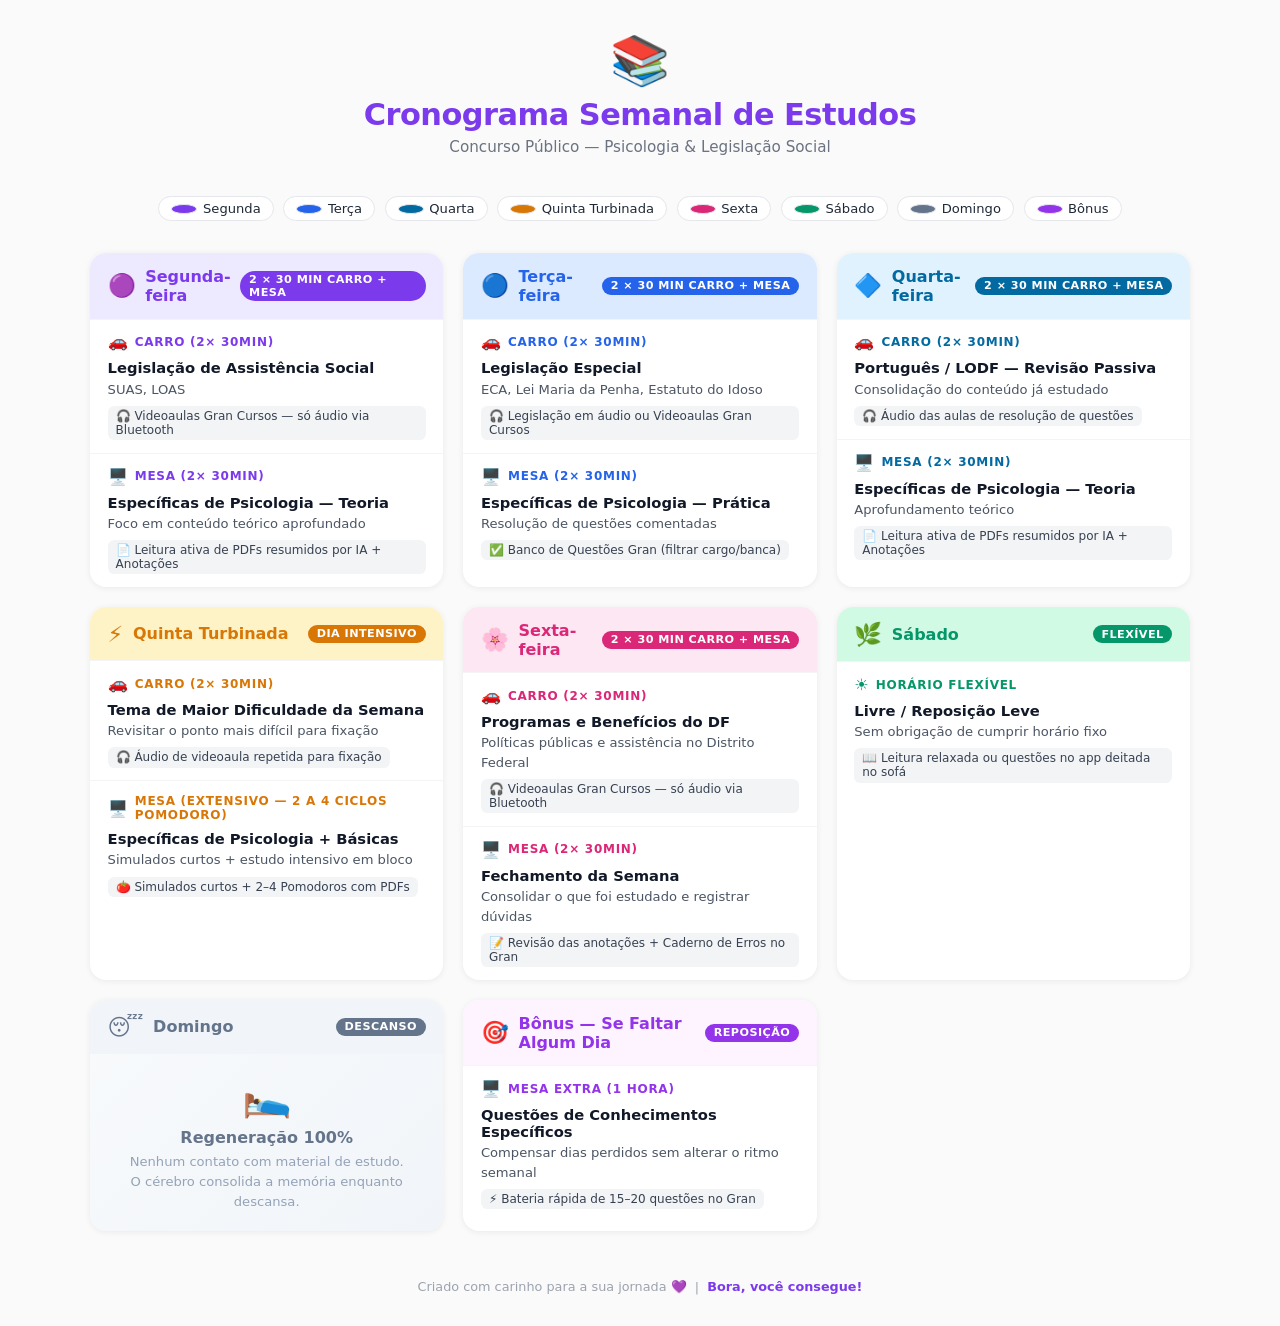
<file: cronograma-estudos.html>
<!DOCTYPE html>
<html lang="pt-BR">
<head>
  <meta charset="UTF-8" />
  <meta name="viewport" content="width=device-width, initial-scale=1.0" />
  <title>Cronograma de Estudos — Concurso</title>
  <style>
    :root {
      --roxo: #7c3aed;
      --roxo-claro: #ede9fe;
      --rosa: #db2777;
      --rosa-claro: #fce7f3;
      --azul: #2563eb;
      --azul-claro: #dbeafe;
      --verde: #059669;
      --verde-claro: #d1fae5;
      --amarelo: #d97706;
      --amarelo-claro: #fef3c7;
      --cinza: #6b7280;
      --cinza-claro: #f3f4f6;
      --fundo: #fafafa;
    }

    * { box-sizing: border-box; margin: 0; padding: 0; }

    body {
      font-family: 'Segoe UI', system-ui, sans-serif;
      background: var(--fundo);
      color: #1f2937;
      min-height: 100vh;
      padding: 2rem 1rem;
    }

    header {
      text-align: center;
      margin-bottom: 2.5rem;
    }

    header .emoji {
      font-size: 3rem;
      display: block;
      margin-bottom: 0.5rem;
    }

    header h1 {
      font-size: 1.9rem;
      font-weight: 800;
      color: var(--roxo);
      letter-spacing: -0.5px;
    }

    header p {
      margin-top: 0.4rem;
      color: var(--cinza);
      font-size: 0.95rem;
    }

    .legenda {
      display: flex;
      flex-wrap: wrap;
      gap: 0.6rem;
      justify-content: center;
      margin-bottom: 2rem;
    }

    .legenda span {
      display: flex;
      align-items: center;
      gap: 0.35rem;
      font-size: 0.82rem;
      background: white;
      border: 1px solid #e5e7eb;
      border-radius: 999px;
      padding: 0.25rem 0.75rem;
      font-weight: 500;
    }

    .legenda .dot {
      width: 10px;
      height: 10px;
      border-radius: 50%;
      display: inline-block;
    }

    .semana {
      display: grid;
      grid-template-columns: repeat(auto-fill, minmax(320px, 1fr));
      gap: 1.25rem;
      max-width: 1100px;
      margin: 0 auto;
    }

    .dia-card {
      background: white;
      border-radius: 1rem;
      box-shadow: 0 1px 6px rgba(0,0,0,0.07);
      overflow: hidden;
      transition: transform 0.15s ease, box-shadow 0.15s ease;
    }

    .dia-card:hover {
      transform: translateY(-2px);
      box-shadow: 0 4px 16px rgba(0,0,0,0.1);
    }

    .dia-header {
      padding: 0.85rem 1.1rem;
      display: flex;
      align-items: center;
      gap: 0.6rem;
    }

    .dia-header .dia-emoji { font-size: 1.4rem; }

    .dia-header h2 {
      font-size: 1rem;
      font-weight: 700;
      flex: 1;
    }

    .dia-header .badge {
      font-size: 0.7rem;
      font-weight: 600;
      padding: 0.15rem 0.55rem;
      border-radius: 999px;
      text-transform: uppercase;
      letter-spacing: 0.04em;
    }

    .bloco {
      padding: 0.8rem 1.1rem;
      border-top: 1px solid #f3f4f6;
    }

    .bloco-titulo {
      display: flex;
      align-items: center;
      gap: 0.4rem;
      font-size: 0.75rem;
      font-weight: 700;
      text-transform: uppercase;
      letter-spacing: 0.06em;
      margin-bottom: 0.5rem;
    }

    .bloco-titulo .icone { font-size: 1rem; }

    .bloco h3 {
      font-size: 0.92rem;
      font-weight: 600;
      color: #111827;
      margin-bottom: 0.2rem;
    }

    .bloco p {
      font-size: 0.82rem;
      color: #4b5563;
      line-height: 1.5;
    }

    .tag-ferramenta {
      display: inline-block;
      margin-top: 0.4rem;
      font-size: 0.75rem;
      background: var(--cinza-claro);
      color: #374151;
      border-radius: 0.4rem;
      padding: 0.2rem 0.5rem;
    }

    /* Cores por dia */
    .segunda .dia-header { background: var(--roxo-claro); color: var(--roxo); }
    .segunda .bloco-titulo { color: var(--roxo); }
    .segunda .badge { background: var(--roxo); color: white; }

    .terca .dia-header { background: var(--azul-claro); color: var(--azul); }
    .terca .bloco-titulo { color: var(--azul); }
    .terca .badge { background: var(--azul); color: white; }

    .quarta .dia-header { background: #e0f2fe; color: #0369a1; }
    .quarta .bloco-titulo { color: #0369a1; }
    .quarta .badge { background: #0369a1; color: white; }

    .quinta .dia-header { background: var(--amarelo-claro); color: var(--amarelo); }
    .quinta .bloco-titulo { color: var(--amarelo); }
    .quinta .badge { background: var(--amarelo); color: white; }

    .sexta .dia-header { background: var(--rosa-claro); color: var(--rosa); }
    .sexta .bloco-titulo { color: var(--rosa); }
    .sexta .badge { background: var(--rosa); color: white; }

    .sabado .dia-header { background: var(--verde-claro); color: var(--verde); }
    .sabado .bloco-titulo { color: var(--verde); }
    .sabado .badge { background: var(--verde); color: white; }

    .domingo .dia-header { background: #f1f5f9; color: #64748b; }
    .domingo .bloco-titulo { color: #64748b; }
    .domingo .badge { background: #64748b; color: white; }

    .bonus .dia-header { background: #fdf4ff; color: #9333ea; }
    .bonus .bloco-titulo { color: #9333ea; }
    .bonus .badge { background: #9333ea; color: white; }

    /* Card especial: domingo */
    .domingo {
      background: linear-gradient(135deg, #f8fafc 0%, #f1f5f9 100%);
    }

    .domingo .bloco {
      text-align: center;
      padding: 1.2rem;
    }

    .domingo .descanso-emoji {
      font-size: 2.5rem;
      display: block;
      margin-bottom: 0.5rem;
    }

    .domingo .bloco h3 {
      font-size: 1rem;
      color: #64748b;
    }

    footer {
      text-align: center;
      margin-top: 3rem;
      font-size: 0.8rem;
      color: #9ca3af;
    }

    footer strong {
      color: var(--roxo);
    }

    @media (max-width: 480px) {
      header h1 { font-size: 1.4rem; }
      .semana { grid-template-columns: 1fr; }
    }
  </style>
</head>
<body>

  <header>
    <span class="emoji">📚</span>
    <h1>Cronograma Semanal de Estudos</h1>
    <p>Concurso Público — Psicologia &amp; Legislação Social</p>
  </header>

  <div class="legenda">
    <span><span class="dot" style="background:#7c3aed"></span>Segunda</span>
    <span><span class="dot" style="background:#2563eb"></span>Terça</span>
    <span><span class="dot" style="background:#0369a1"></span>Quarta</span>
    <span><span class="dot" style="background:#d97706"></span>Quinta Turbinada</span>
    <span><span class="dot" style="background:#db2777"></span>Sexta</span>
    <span><span class="dot" style="background:#059669"></span>Sábado</span>
    <span><span class="dot" style="background:#64748b"></span>Domingo</span>
    <span><span class="dot" style="background:#9333ea"></span>Bônus</span>
  </div>

  <div class="semana">

    <!-- Segunda -->
    <div class="dia-card segunda">
      <div class="dia-header">
        <span class="dia-emoji">🟣</span>
        <h2>Segunda-feira</h2>
        <span class="badge">2 × 30 min carro + mesa</span>
      </div>
      <div class="bloco">
        <div class="bloco-titulo">
          <span class="icone">🚗</span> Carro (2× 30min)
        </div>
        <h3>Legislação de Assistência Social</h3>
        <p>SUAS, LOAS</p>
        <span class="tag-ferramenta">🎧 Videoaulas Gran Cursos — só áudio via Bluetooth</span>
      </div>
      <div class="bloco">
        <div class="bloco-titulo">
          <span class="icone">🖥️</span> Mesa (2× 30min)
        </div>
        <h3>Específicas de Psicologia — Teoria</h3>
        <p>Foco em conteúdo teórico aprofundado</p>
        <span class="tag-ferramenta">📄 Leitura ativa de PDFs resumidos por IA + Anotações</span>
      </div>
    </div>

    <!-- Terça -->
    <div class="dia-card terca">
      <div class="dia-header">
        <span class="dia-emoji">🔵</span>
        <h2>Terça-feira</h2>
        <span class="badge">2 × 30 min carro + mesa</span>
      </div>
      <div class="bloco">
        <div class="bloco-titulo">
          <span class="icone">🚗</span> Carro (2× 30min)
        </div>
        <h3>Legislação Especial</h3>
        <p>ECA, Lei Maria da Penha, Estatuto do Idoso</p>
        <span class="tag-ferramenta">🎧 Legislação em áudio ou Videoaulas Gran Cursos</span>
      </div>
      <div class="bloco">
        <div class="bloco-titulo">
          <span class="icone">🖥️</span> Mesa (2× 30min)
        </div>
        <h3>Específicas de Psicologia — Prática</h3>
        <p>Resolução de questões comentadas</p>
        <span class="tag-ferramenta">✅ Banco de Questões Gran (filtrar cargo/banca)</span>
      </div>
    </div>

    <!-- Quarta -->
    <div class="dia-card quarta">
      <div class="dia-header">
        <span class="dia-emoji">🔷</span>
        <h2>Quarta-feira</h2>
        <span class="badge">2 × 30 min carro + mesa</span>
      </div>
      <div class="bloco">
        <div class="bloco-titulo">
          <span class="icone">🚗</span> Carro (2× 30min)
        </div>
        <h3>Português / LODF — Revisão Passiva</h3>
        <p>Consolidação do conteúdo já estudado</p>
        <span class="tag-ferramenta">🎧 Áudio das aulas de resolução de questões</span>
      </div>
      <div class="bloco">
        <div class="bloco-titulo">
          <span class="icone">🖥️</span> Mesa (2× 30min)
        </div>
        <h3>Específicas de Psicologia — Teoria</h3>
        <p>Aprofundamento teórico</p>
        <span class="tag-ferramenta">📄 Leitura ativa de PDFs resumidos por IA + Anotações</span>
      </div>
    </div>

    <!-- Quinta Turbinada -->
    <div class="dia-card quinta">
      <div class="dia-header">
        <span class="dia-emoji">⚡</span>
        <h2>Quinta Turbinada</h2>
        <span class="badge">Dia intensivo</span>
      </div>
      <div class="bloco">
        <div class="bloco-titulo">
          <span class="icone">🚗</span> Carro (2× 30min)
        </div>
        <h3>Tema de Maior Dificuldade da Semana</h3>
        <p>Revisitar o ponto mais difícil para fixação</p>
        <span class="tag-ferramenta">🎧 Áudio de videoaula repetida para fixação</span>
      </div>
      <div class="bloco">
        <div class="bloco-titulo">
          <span class="icone">🖥️</span> Mesa (Extensivo — 2 a 4 ciclos Pomodoro)
        </div>
        <h3>Específicas de Psicologia + Básicas</h3>
        <p>Simulados curtos + estudo intensivo em bloco</p>
        <span class="tag-ferramenta">🍅 Simulados curtos + 2–4 Pomodoros com PDFs</span>
      </div>
    </div>

    <!-- Sexta -->
    <div class="dia-card sexta">
      <div class="dia-header">
        <span class="dia-emoji">🌸</span>
        <h2>Sexta-feira</h2>
        <span class="badge">2 × 30 min carro + mesa</span>
      </div>
      <div class="bloco">
        <div class="bloco-titulo">
          <span class="icone">🚗</span> Carro (2× 30min)
        </div>
        <h3>Programas e Benefícios do DF</h3>
        <p>Políticas públicas e assistência no Distrito Federal</p>
        <span class="tag-ferramenta">🎧 Videoaulas Gran Cursos — só áudio via Bluetooth</span>
      </div>
      <div class="bloco">
        <div class="bloco-titulo">
          <span class="icone">🖥️</span> Mesa (2× 30min)
        </div>
        <h3>Fechamento da Semana</h3>
        <p>Consolidar o que foi estudado e registrar dúvidas</p>
        <span class="tag-ferramenta">📝 Revisão das anotações + Caderno de Erros no Gran</span>
      </div>
    </div>

    <!-- Sábado -->
    <div class="dia-card sabado">
      <div class="dia-header">
        <span class="dia-emoji">🌿</span>
        <h2>Sábado</h2>
        <span class="badge">Flexível</span>
      </div>
      <div class="bloco">
        <div class="bloco-titulo">
          <span class="icone">☀️</span> Horário Flexível
        </div>
        <h3>Livre / Reposição Leve</h3>
        <p>Sem obrigação de cumprir horário fixo</p>
        <span class="tag-ferramenta">📖 Leitura relaxada ou questões no app deitada no sofá</span>
      </div>
    </div>

    <!-- Domingo -->
    <div class="dia-card domingo">
      <div class="dia-header">
        <span class="dia-emoji">😴</span>
        <h2>Domingo</h2>
        <span class="badge">Descanso</span>
      </div>
      <div class="bloco">
        <span class="descanso-emoji">🛌</span>
        <h3>Regeneração 100%</h3>
        <p style="color:#94a3b8; font-size:0.82rem; margin-top:0.3rem;">
          Nenhum contato com material de estudo.
          <br>O cérebro consolida a memória enquanto descansa.
        </p>
      </div>
    </div>

    <!-- Bônus -->
    <div class="dia-card bonus">
      <div class="dia-header">
        <span class="dia-emoji">🎯</span>
        <h2>Bônus — Se Faltar Algum Dia</h2>
        <span class="badge">Reposição</span>
      </div>
      <div class="bloco">
        <div class="bloco-titulo">
          <span class="icone">🖥️</span> Mesa extra (1 hora)
        </div>
        <h3>Questões de Conhecimentos Específicos</h3>
        <p>Compensar dias perdidos sem alterar o ritmo semanal</p>
        <span class="tag-ferramenta">⚡ Bateria rápida de 15–20 questões no Gran</span>
      </div>
    </div>

  </div>

  <footer>
    <p>Criado com carinho para a sua jornada 💜 &nbsp;|&nbsp; <strong>Bora, você consegue!</strong></p>
  </footer>

</body>
</html>
</file>
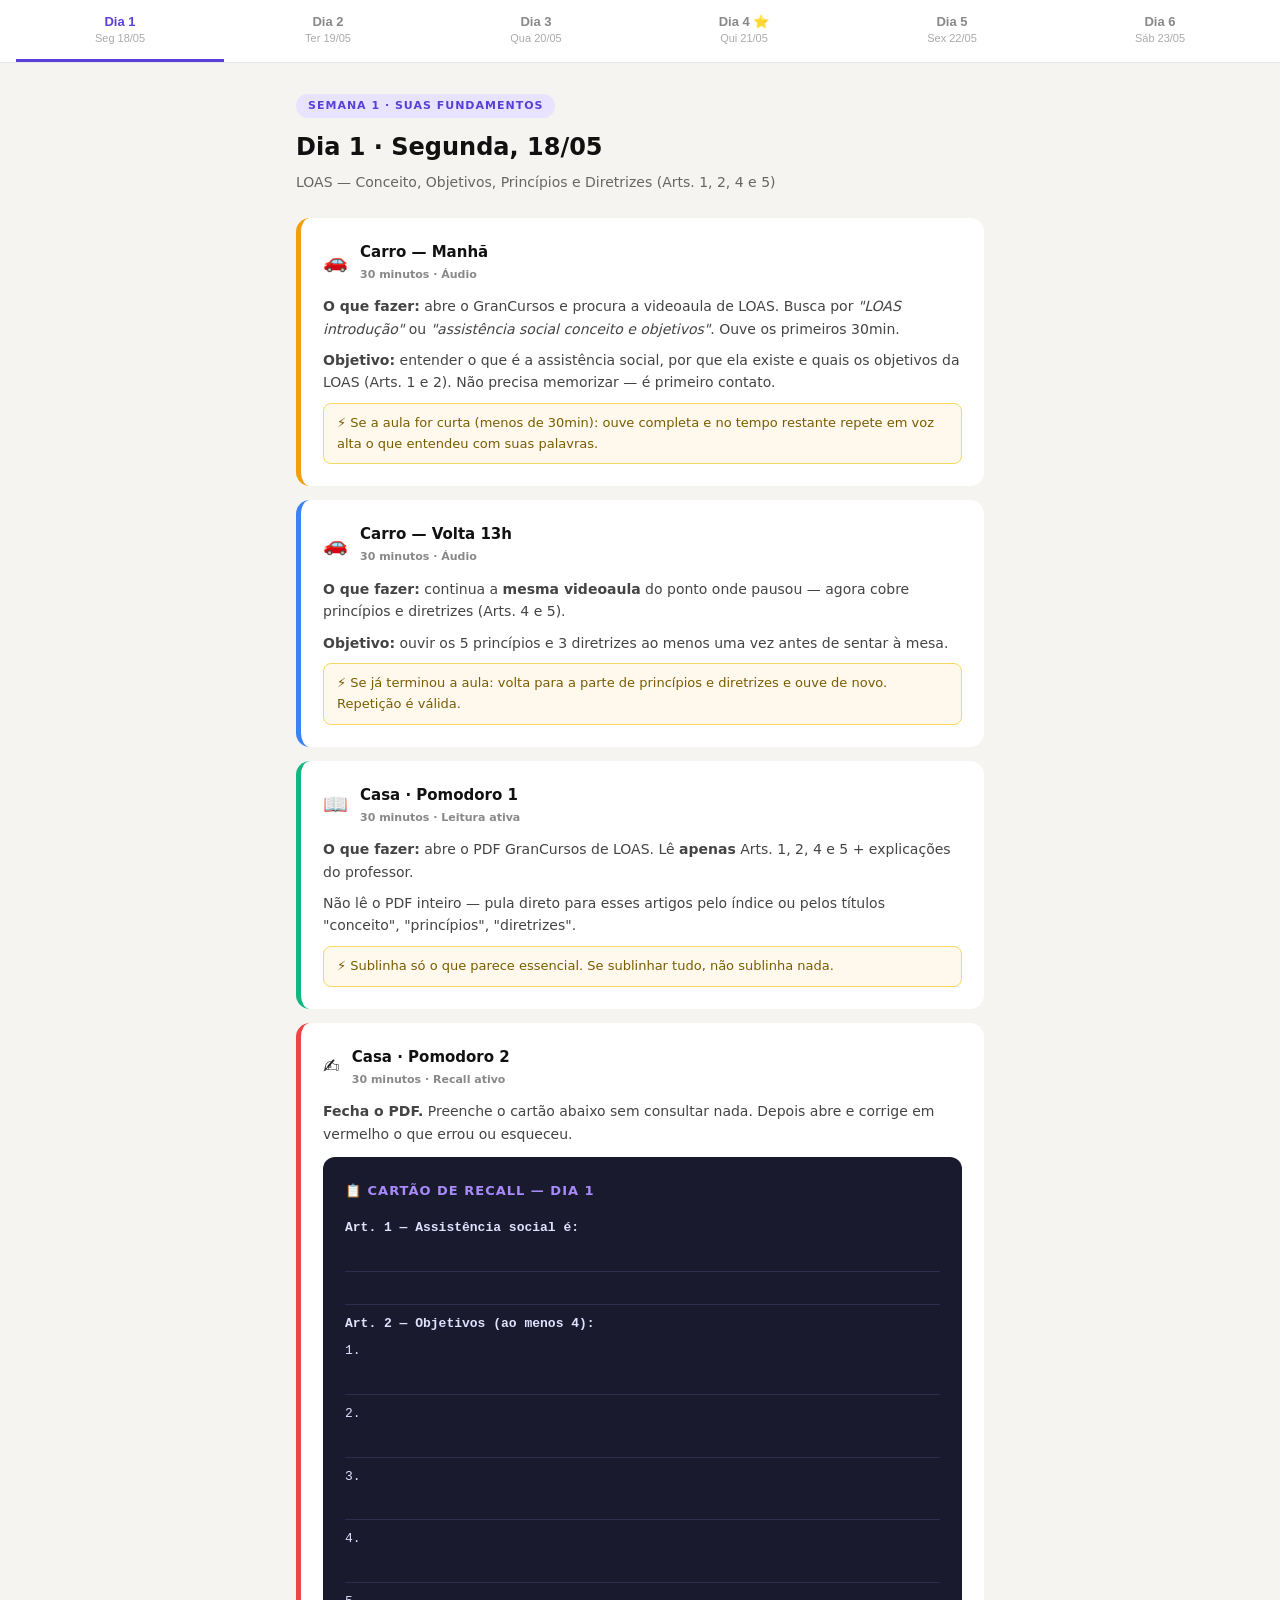
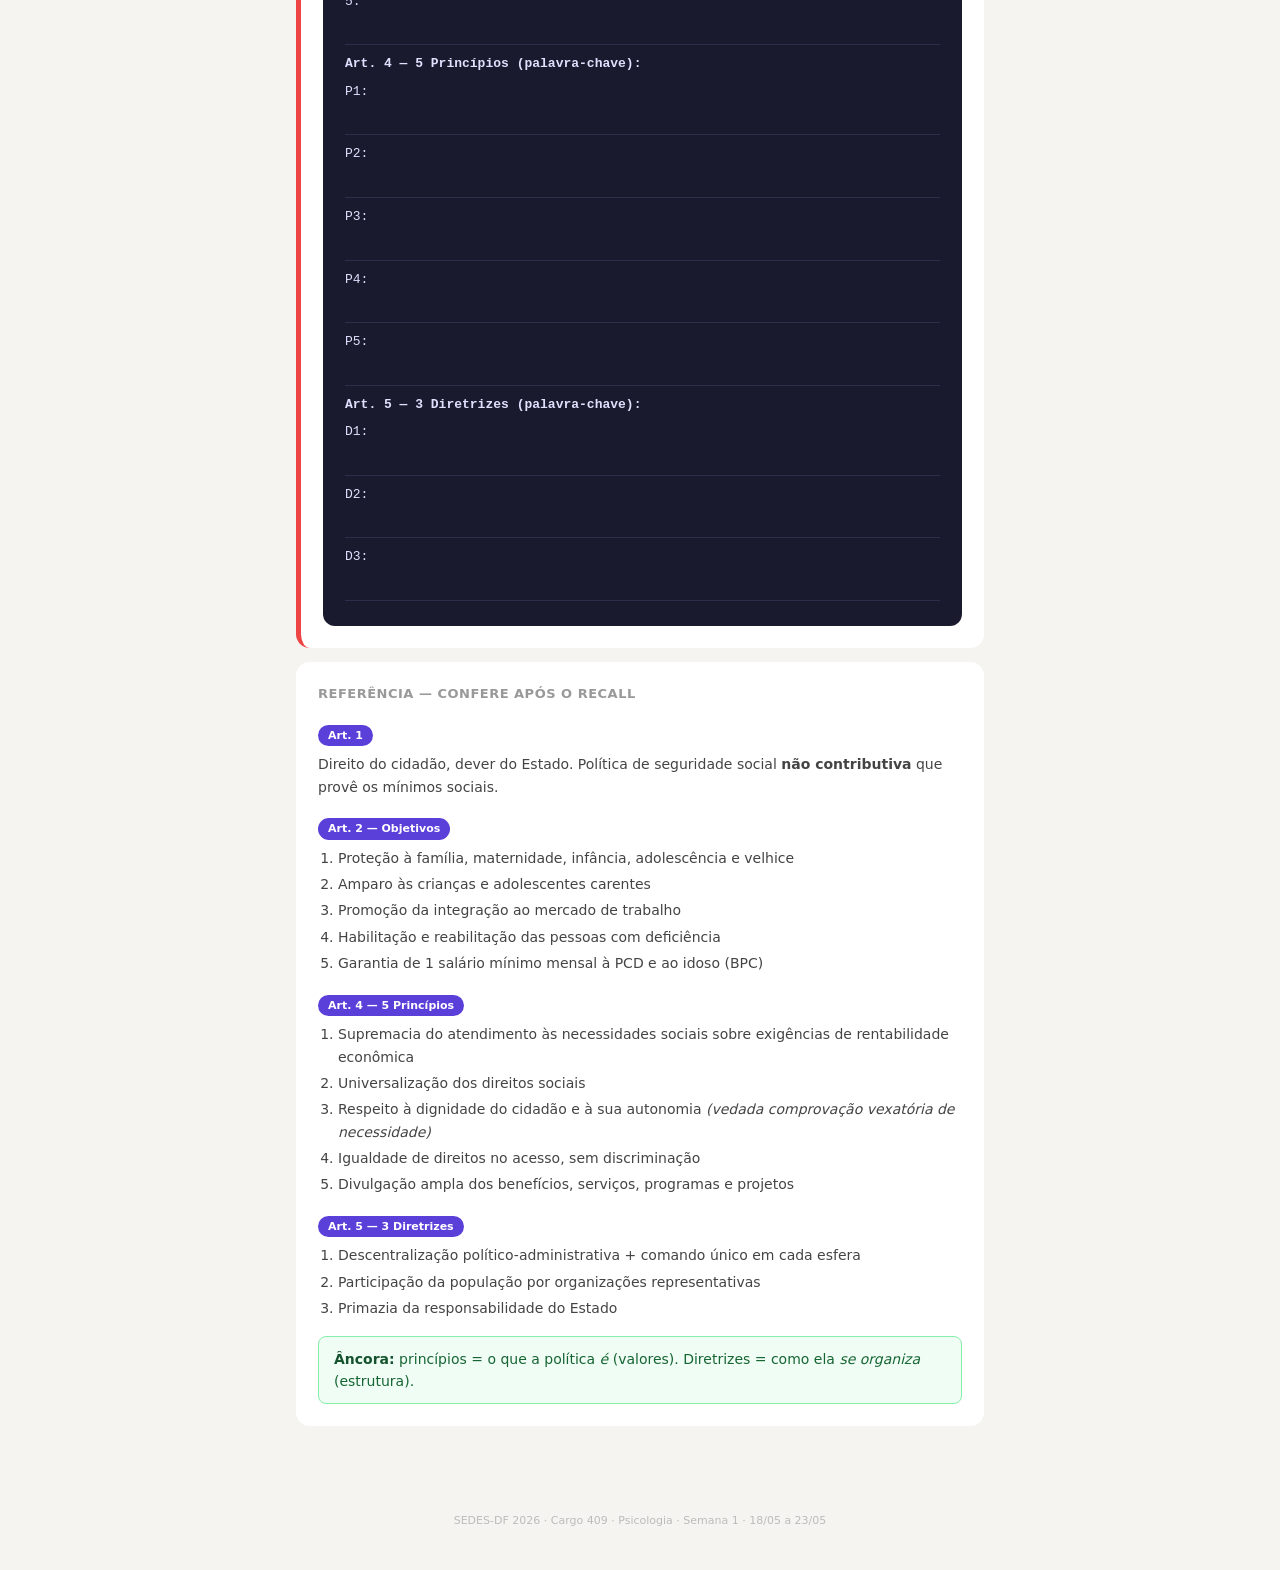
<file: dia-01.html>
<!DOCTYPE html>
<html lang="pt-BR">
<head>
  <meta charset="UTF-8"/>
  <meta name="viewport" content="width=device-width, initial-scale=1.0"/>
  <title>Semana 1 · SUAS Fundamentos</title>
  <style>
    *{box-sizing:border-box;margin:0;padding:0}
    body{font-family:'Segoe UI',system-ui,sans-serif;background:#f5f4f0;color:#1a1a1a;line-height:1.6}

    /* NAV */
    .day-nav{background:#fff;border-bottom:1px solid #e5e5e5;display:flex;overflow-x:auto;position:sticky;top:0;z-index:100;padding:0 16px}
    .day-btn{flex:1;min-width:90px;padding:14px 8px;border:none;background:none;cursor:pointer;font-size:13px;font-weight:600;color:#888;border-bottom:3px solid transparent;transition:.2s;text-align:center;line-height:1.3}
    .day-btn small{display:block;font-size:11px;font-weight:400;color:#aaa}
    .day-btn.active{color:#5b3fd9;border-bottom-color:#5b3fd9}
    .day-btn:hover{color:#5b3fd9}
    .bonus-btn.active{color:#f59e0b;border-bottom-color:#f59e0b}
    .bonus-btn:hover{color:#f59e0b}

    /* LAYOUT */
    .day-content{display:none;padding:28px 16px 48px;max-width:720px;margin:0 auto}
    .day-content.active{display:block}

    /* HEADER */
    .day-header{margin-bottom:24px}
    .badge{display:inline-block;background:#e8e4ff;color:#5b3fd9;font-size:11px;font-weight:700;letter-spacing:1px;text-transform:uppercase;padding:3px 12px;border-radius:20px;margin-bottom:10px}
    .badge.bonus{background:#fff3cd;color:#b45309}
    .day-header h1{font-size:24px;font-weight:800;color:#111}
    .day-header p{font-size:14px;color:#666;margin-top:5px}

    /* SLOTS */
    .slot{background:#fff;border-radius:14px;padding:22px;margin-bottom:14px;border-left:5px solid #ccc}
    .slot.carro-manha{border-color:#f59e0b}
    .slot.carro-volta{border-color:#3b82f6}
    .slot.pomodoro-1{border-color:#10b981}
    .slot.pomodoro-2{border-color:#ef4444}
    .slot.revisao{border-color:#8b5cf6}
    .slot.bonus-slot{border-color:#f59e0b;background:#fffbf0}
    .slot-header{display:flex;align-items:center;gap:12px;margin-bottom:12px}
    .slot-icon{font-size:20px}
    .slot-title{font-size:15px;font-weight:700;color:#111}
    .slot-time{font-size:11px;font-weight:600;color:#888;margin-top:2px}
    .slot p{font-size:14px;color:#444;margin-bottom:9px}
    .slot p:last-child{margin-bottom:0}
    .tip{background:#fef9ec;border:1px solid #f6d860;border-radius:8px;padding:9px 13px;font-size:13px;color:#7a5c00;margin-top:9px}

    /* RECALL CARD */
    .recall-card{background:#1a1a2e;color:#e0e0ff;border-radius:12px;padding:20px 22px;font-family:'Courier New',monospace;font-size:13px;line-height:2.1;margin-top:12px}
    .recall-title{font-weight:700;color:#a78bfa;font-size:13px;margin-bottom:10px;font-family:'Segoe UI',system-ui,sans-serif;letter-spacing:1px;text-transform:uppercase}
    .cl{border-bottom:1px solid #2d2d4e;display:block;width:100%;margin:2px 0 5px 0}

    /* REFERÊNCIA */
    .ref-box{background:#fff;border-radius:14px;padding:22px;margin-bottom:14px}
    .ref-box h2{font-size:13px;font-weight:700;color:#999;margin-bottom:16px;text-transform:uppercase;letter-spacing:.5px}
    .artigo{margin-bottom:16px}
    .art-num{display:inline-block;background:#5b3fd9;color:#fff;font-size:11px;font-weight:700;padding:2px 10px;border-radius:20px;margin-bottom:7px}
    .artigo p{font-size:14px;color:#444;margin-bottom:5px}
    .artigo ol,.artigo ul{padding-left:20px;font-size:14px;color:#444}
    .artigo li{margin-bottom:4px}
    .ancora{background:#f0fdf4;border:1px solid #86efac;border-radius:8px;padding:11px 15px;font-size:14px;color:#166534;margin-top:14px}
    .ancora strong{color:#14532d}
    .atencao{background:#fff7ed;border:1px solid #fdba74;border-radius:8px;padding:11px 15px;font-size:14px;color:#9a3412;margin-top:14px}

    /* CHECKLIST */
    .checklist{background:#fff;border-radius:14px;padding:22px;margin-bottom:14px}
    .checklist h2{font-size:13px;font-weight:700;color:#999;margin-bottom:16px;text-transform:uppercase;letter-spacing:.5px}
    .check-item{display:flex;align-items:flex-start;gap:12px;padding:10px 0;border-bottom:1px solid #f0f0f0;font-size:14px;color:#333}
    .check-item:last-child{border-bottom:none}
    .check-box{width:20px;height:20px;border:2px solid #d1d5db;border-radius:5px;flex-shrink:0;margin-top:1px}

    footer{text-align:center;font-size:11px;color:#bbb;padding:24px 0 40px}
  </style>
</head>
<body>

<!-- NAVEGAÇÃO -->
<nav class="day-nav">
  <button class="day-btn active" onclick="show(1)">Dia 1<small>Seg 18/05</small></button>
  <button class="day-btn" onclick="show(2)">Dia 2<small>Ter 19/05</small></button>
  <button class="day-btn" onclick="show(3)">Dia 3<small>Qua 20/05</small></button>
  <button class="day-btn bonus-btn" onclick="show(4)">Dia 4 ⭐<small>Qui 21/05</small></button>
  <button class="day-btn" onclick="show(5)">Dia 5<small>Sex 22/05</small></button>
  <button class="day-btn" onclick="show(6)">Dia 6<small>Sáb 23/05</small></button>
</nav>

<!-- ═══════════════════════════════════════ DIA 1 ═══ -->
<div id="day-1" class="day-content active">
  <div class="day-header">
    <div class="badge">Semana 1 · SUAS Fundamentos</div>
    <h1>Dia 1 · Segunda, 18/05</h1>
    <p>LOAS — Conceito, Objetivos, Princípios e Diretrizes (Arts. 1, 2, 4 e 5)</p>
  </div>

  <div class="slot carro-manha">
    <div class="slot-header"><span class="slot-icon">🚗</span><div><div class="slot-title">Carro — Manhã</div><div class="slot-time">30 minutos · Áudio</div></div></div>
    <p><strong>O que fazer:</strong> abre o GranCursos e procura a videoaula de LOAS. Busca por <em>"LOAS introdução"</em> ou <em>"assistência social conceito e objetivos"</em>. Ouve os primeiros 30min.</p>
    <p><strong>Objetivo:</strong> entender o que é a assistência social, por que ela existe e quais os objetivos da LOAS (Arts. 1 e 2). Não precisa memorizar — é primeiro contato.</p>
    <div class="tip">⚡ Se a aula for curta (menos de 30min): ouve completa e no tempo restante repete em voz alta o que entendeu com suas palavras.</div>
  </div>

  <div class="slot carro-volta">
    <div class="slot-header"><span class="slot-icon">🚗</span><div><div class="slot-title">Carro — Volta 13h</div><div class="slot-time">30 minutos · Áudio</div></div></div>
    <p><strong>O que fazer:</strong> continua a <strong>mesma videoaula</strong> do ponto onde pausou — agora cobre princípios e diretrizes (Arts. 4 e 5).</p>
    <p><strong>Objetivo:</strong> ouvir os 5 princípios e 3 diretrizes ao menos uma vez antes de sentar à mesa.</p>
    <div class="tip">⚡ Se já terminou a aula: volta para a parte de princípios e diretrizes e ouve de novo. Repetição é válida.</div>
  </div>

  <div class="slot pomodoro-1">
    <div class="slot-header"><span class="slot-icon">📖</span><div><div class="slot-title">Casa · Pomodoro 1</div><div class="slot-time">30 minutos · Leitura ativa</div></div></div>
    <p><strong>O que fazer:</strong> abre o PDF GranCursos de LOAS. Lê <strong>apenas</strong> Arts. 1, 2, 4 e 5 + explicações do professor.</p>
    <p>Não lê o PDF inteiro — pula direto para esses artigos pelo índice ou pelos títulos "conceito", "princípios", "diretrizes".</p>
    <div class="tip">⚡ Sublinha só o que parece essencial. Se sublinhar tudo, não sublinha nada.</div>
  </div>

  <div class="slot pomodoro-2">
    <div class="slot-header"><span class="slot-icon">✍️</span><div><div class="slot-title">Casa · Pomodoro 2</div><div class="slot-time">30 minutos · Recall ativo</div></div></div>
    <p><strong>Fecha o PDF.</strong> Preenche o cartão abaixo sem consultar nada. Depois abre e corrige em vermelho o que errou ou esqueceu.</p>
    <div class="recall-card">
      <div class="recall-title">📋 Cartão de Recall — Dia 1</div>
      <strong>Art. 1 — Assistência social é:</strong><br/>
      <span class="cl">&nbsp;</span><span class="cl">&nbsp;</span>
      <strong>Art. 2 — Objetivos (ao menos 4):</strong><br/>
      1.<span class="cl">&nbsp;</span>2.<span class="cl">&nbsp;</span>3.<span class="cl">&nbsp;</span>4.<span class="cl">&nbsp;</span>5.<span class="cl">&nbsp;</span>
      <strong>Art. 4 — 5 Princípios (palavra-chave):</strong><br/>
      P1:<span class="cl">&nbsp;</span>P2:<span class="cl">&nbsp;</span>P3:<span class="cl">&nbsp;</span>P4:<span class="cl">&nbsp;</span>P5:<span class="cl">&nbsp;</span>
      <strong>Art. 5 — 3 Diretrizes (palavra-chave):</strong><br/>
      D1:<span class="cl">&nbsp;</span>D2:<span class="cl">&nbsp;</span>D3:<span class="cl">&nbsp;</span>
    </div>
  </div>

  <div class="ref-box">
    <h2>Referência — confere após o recall</h2>
    <div class="artigo"><span class="art-num">Art. 1</span><p>Direito do cidadão, dever do Estado. Política de seguridade social <strong>não contributiva</strong> que provê os mínimos sociais.</p></div>
    <div class="artigo"><span class="art-num">Art. 2 — Objetivos</span><ol><li>Proteção à família, maternidade, infância, adolescência e velhice</li><li>Amparo às crianças e adolescentes carentes</li><li>Promoção da integração ao mercado de trabalho</li><li>Habilitação e reabilitação das pessoas com deficiência</li><li>Garantia de 1 salário mínimo mensal à PCD e ao idoso (BPC)</li></ol></div>
    <div class="artigo"><span class="art-num">Art. 4 — 5 Princípios</span><ol><li>Supremacia do atendimento às necessidades sociais sobre exigências de rentabilidade econômica</li><li>Universalização dos direitos sociais</li><li>Respeito à dignidade do cidadão e à sua autonomia <em>(vedada comprovação vexatória de necessidade)</em></li><li>Igualdade de direitos no acesso, sem discriminação</li><li>Divulgação ampla dos benefícios, serviços, programas e projetos</li></ol></div>
    <div class="artigo"><span class="art-num">Art. 5 — 3 Diretrizes</span><ol><li>Descentralização político-administrativa + comando único em cada esfera</li><li>Participação da população por organizações representativas</li><li>Primazia da responsabilidade do Estado</li></ol></div>
    <div class="ancora"><strong>Âncora:</strong> princípios = o que a política <em>é</em> (valores). Diretrizes = como ela <em>se organiza</em> (estrutura).</div>
  </div>
</div>

<!-- ═══════════════════════════════════════ DIA 2 ═══ -->
<div id="day-2" class="day-content">
  <div class="day-header">
    <div class="badge">Semana 1 · SUAS Fundamentos</div>
    <h1>Dia 2 · Terça, 19/05</h1>
    <p>LOAS — Proteções Sociais e Seguranças Socioassistenciais</p>
  </div>

  <div class="slot carro-manha">
    <div class="slot-header"><span class="slot-icon">🚗</span><div><div class="slot-title">Carro — Manhã</div><div class="slot-time">30 minutos · Áudio</div></div></div>
    <p><strong>O que fazer:</strong> busca no GranCursos <em>"proteção social básica e especial SUAS"</em> ou <em>"LOAS proteções sociais"</em>. Ouve os primeiros 30min.</p>
    <p><strong>Objetivo:</strong> entender a diferença entre proteção básica e especial, e onde cada uma acontece (CRAS × CREAS).</p>
  </div>

  <div class="slot carro-volta">
    <div class="slot-header"><span class="slot-icon">🚗</span><div><div class="slot-title">Carro — Volta 13h</div><div class="slot-time">30 minutos · Revisão falada</div></div></div>
    <p><strong>O que fazer:</strong> fala em voz alta, sem olhar nada:</p>
    <p>— <em>"Qual a diferença entre proteção básica e especial?"</em><br/>— <em>"O que é CRAS? O que é CREAS?"</em><br/>— <em>"Quando um caso vai para especial média? E para alta?"</em></p>
    <div class="tip">⚡ Não importa não saber — o exercício de tentar lembrar já treina a memória.</div>
  </div>

  <div class="slot pomodoro-1">
    <div class="slot-header"><span class="slot-icon">📖</span><div><div class="slot-title">Casa · Pomodoro 1</div><div class="slot-time">30 minutos · Leitura ativa</div></div></div>
    <p><strong>O que fazer:</strong> abre o PDF de LOAS. Lê Art. 6-A (proteções sociais) e a seção sobre seguranças socioassistenciais. Sublinha.</p>
    <div class="tip">⚡ Foca nas diferenças entre básica, especial média e especial alta. São 3 coisas distintas — elas caem separadas na prova.</div>
  </div>

  <div class="slot pomodoro-2">
    <div class="slot-header"><span class="slot-icon">✍️</span><div><div class="slot-title">Casa · Pomodoro 2</div><div class="slot-time">30 minutos · Recall ativo</div></div></div>
    <p><strong>Fecha o PDF.</strong> Preenche o cartão sem consultar nada.</p>
    <div class="recall-card">
      <div class="recall-title">📋 Cartão de Recall — Dia 2</div>
      <strong>Proteção Social Básica:</strong><br/>
      Público: <span class="cl">&nbsp;</span>
      Onde acontece: <span class="cl">&nbsp;</span>
      Exemplo de serviço: <span class="cl">&nbsp;</span>
      <strong>Proteção Especial — Média Complexidade:</strong><br/>
      Público: <span class="cl">&nbsp;</span>
      Onde: <span class="cl">&nbsp;</span>
      Diferença da básica: <span class="cl">&nbsp;</span>
      <strong>Proteção Especial — Alta Complexidade:</strong><br/>
      Quando se aplica: <span class="cl">&nbsp;</span>
      Exemplo: <span class="cl">&nbsp;</span>
      <strong>5 Seguranças Socioassistenciais:</strong><br/>
      1.<span class="cl">&nbsp;</span>2.<span class="cl">&nbsp;</span>3.<span class="cl">&nbsp;</span>4.<span class="cl">&nbsp;</span>5.<span class="cl">&nbsp;</span>
    </div>
  </div>

  <div class="ref-box">
    <h2>Referência — confere após o recall</h2>
    <div class="artigo"><span class="art-num">Proteção Social Básica</span><p>Previne situações de vulnerabilidade e risco. Para famílias em vulnerabilidade por <strong>pobreza ou fragilização de vínculos</strong>. Ofertada nos <strong>CRAS</strong>. Serviço principal: PAIF.</p></div>
    <div class="artigo"><span class="art-num">Proteção Especial — Média</span><p>Para situações de <strong>violação de direitos já ocorrida</strong>, mas vínculos familiares ainda existentes. Ofertada no <strong>CREAS</strong>. Serviço principal: PAEFI. Ex: violência doméstica, trabalho infantil.</p></div>
    <div class="artigo"><span class="art-num">Proteção Especial — Alta</span><p>Vínculos familiares <strong>rompidos ou gravemente fragilizados</strong>. Requer atendimento integral 24h. Ex: acolhimento institucional, república, família acolhedora.</p></div>
    <div class="artigo"><span class="art-num">5 Seguranças Socioassistenciais</span><ol><li>Segurança de acolhida</li><li>Segurança social e de renda</li><li>Segurança de convívio ou vivência familiar, comunitária e social</li><li>Segurança do desenvolvimento da autonomia individual, familiar e social</li><li>Segurança de apoio e auxílio</li></ol></div>
    <div class="ancora"><strong>Âncora:</strong> básica = prevenção (CRAS). Especial = resposta à violação. A chave é o <em>vínculo familiar</em>: existe → especial média. Rompido → especial alta.</div>
  </div>
</div>

<!-- ═══════════════════════════════════════ DIA 3 ═══ -->
<div id="day-3" class="day-content">
  <div class="day-header">
    <div class="badge">Semana 1 · SUAS Fundamentos</div>
    <h1>Dia 3 · Quarta, 20/05</h1>
    <p>LOAS — BPC, Benefícios Eventuais e Gestão</p>
  </div>

  <div class="slot carro-manha">
    <div class="slot-header"><span class="slot-icon">🚗</span><div><div class="slot-title">Carro — Manhã</div><div class="slot-time">30 minutos · Áudio</div></div></div>
    <p><strong>O que fazer:</strong> busca no GranCursos <em>"BPC benefício de prestação continuada"</em>. Ouve os primeiros 30min.</p>
    <p><strong>Objetivo:</strong> entender quem tem direito ao BPC, os critérios e as restrições. É o artigo mais cobrado da LOAS.</p>
  </div>

  <div class="slot carro-volta">
    <div class="slot-header"><span class="slot-icon">🚗</span><div><div class="slot-title">Carro — Volta 13h</div><div class="slot-time">30 minutos · Revisão falada</div></div></div>
    <p><strong>O que fazer:</strong> recita em voz alta:</p>
    <p>— <em>"Quem tem direito ao BPC?"</em><br/>— <em>"Qual o critério de renda?"</em><br/>— <em>"Quais os 3 'não pode' do BPC?"</em></p>
    <div class="tip">⚡ Os 3 "não pode" são os mais cobrados em prova: não gera 13º, não é transferível, não acumula com benefício previdenciário.</div>
  </div>

  <div class="slot pomodoro-1">
    <div class="slot-header"><span class="slot-icon">📖</span><div><div class="slot-title">Casa · Pomodoro 1</div><div class="slot-time">30 minutos · Leitura ativa</div></div></div>
    <p><strong>O que fazer:</strong> lê no PDF os Arts. 20 e 21 (BPC) e Art. 22 (benefícios eventuais). Sublinha os critérios e as restrições.</p>
    <div class="tip">⚡ No Art. 20, presta atenção especial às exceções e às condições de revisão — são esses detalhes que caem em prova.</div>
  </div>

  <div class="slot pomodoro-2">
    <div class="slot-header"><span class="slot-icon">✍️</span><div><div class="slot-title">Casa · Pomodoro 2</div><div class="slot-time">30 minutos · Recall ativo</div></div></div>
    <p><strong>Fecha o PDF.</strong> Preenche o cartão sem consultar nada.</p>
    <div class="recall-card">
      <div class="recall-title">📋 Cartão de Recall — Dia 3</div>
      <strong>BPC — Quem recebe:</strong><br/>
      PCD: <span class="cl">&nbsp;</span>
      Idoso: ___ anos ou mais <span class="cl">&nbsp;</span>
      Renda familiar per capita: menor que <span class="cl">&nbsp;</span>
      <strong>BPC — Os 3 "não pode":</strong><br/>
      Não <span class="cl">&nbsp;</span>
      Não <span class="cl">&nbsp;</span>
      Não <span class="cl">&nbsp;</span>
      <strong>BPC — Revisão:</strong><br/>
      É revisado a cada <span class="cl">&nbsp;</span>
      <strong>Benefícios Eventuais — 4 situações (Art. 22):</strong><br/>
      1.<span class="cl">&nbsp;</span>2.<span class="cl">&nbsp;</span>3.<span class="cl">&nbsp;</span>4.<span class="cl">&nbsp;</span>
    </div>
  </div>

  <div class="ref-box">
    <h2>Referência — confere após o recall</h2>
    <div class="artigo"><span class="art-num">BPC — Art. 20</span><ul><li>1 salário mínimo mensal</li><li>PCD com impedimento de longo prazo que obstrua participação plena na sociedade</li><li>Idoso com <strong>65 anos ou mais</strong></li><li>Renda familiar per capita <strong>menor que 1/4 do salário mínimo</strong></li></ul></div>
    <div class="artigo"><span class="art-num">BPC — Os 3 "não pode"</span><ol><li><strong>Não gera 13º salário</strong></li><li><strong>Não é transferível</strong> (não passa para herdeiros)</li><li><strong>Não acumula</strong> com benefício da Previdência Social</li></ol><p>Revisado a cada <strong>2 anos</strong> para verificar as condições.</p></div>
    <div class="artigo"><span class="art-num">Benefícios Eventuais — Art. 22</span><p>Provisão suplementar e provisória nos casos de: <strong>nascimento, morte, situação de vulnerabilidade temporária e calamidade pública.</strong></p></div>
    <div class="atencao"><strong>Atenção:</strong> o BPC é o artigo mais cobrado da LOAS. Memorize os critérios e os 3 "não pode" — eles aparecem em quase toda prova.</div>
  </div>
</div>

<!-- ═══════════════════════════════════════ DIA 4 ═══ -->
<div id="day-4" class="day-content">
  <div class="day-header">
    <div class="badge bonus">Dia Bônus ⭐ · Quinta é seu sábado</div>
    <h1>Dia 4 · Quinta, 21/05</h1>
    <p>Revisão LOAS (dias 1–3) + PNAS/2004: Família e Território</p>
  </div>

  <div class="slot carro-manha">
    <div class="slot-header"><span class="slot-icon">🚗</span><div><div class="slot-title">Carro — Manhã</div><div class="slot-time">30 minutos · Áudio novo</div></div></div>
    <p><strong>O que fazer:</strong> busca no GranCursos <em>"PNAS 2004 introdução"</em> ou <em>"centralidade família SUAS"</em>. Ouve os primeiros 30min.</p>
    <p><strong>Objetivo:</strong> primeiro contato com a PNAS — entender por que ela existe e o que é matricialidade sociofamiliar.</p>
  </div>

  <div class="slot revisao">
    <div class="slot-header"><span class="slot-icon">🔁</span><div><div class="slot-title">Carro — Volta 13h</div><div class="slot-time">30 minutos · Revisão ativa dos dias 1–3</div></div></div>
    <p><strong>O que fazer:</strong> sem áudio. Recita em voz alta tudo que lembra dos 3 primeiros dias — princípios, diretrizes, proteções, seguranças, BPC.</p>
    <p>Fala como se estivesse explicando para alguém: <em>"A LOAS diz que..."</em>, <em>"Os princípios são..."</em>, <em>"O BPC vai para quem..."</em></p>
    <div class="tip">⚡ Esse exercício de recall falado é mais eficiente do que reler. O que não conseguir lembrar = ponto fraco para focar hoje.</div>
  </div>

  <div class="slot revisao">
    <div class="slot-header"><span class="slot-icon">✍️</span><div><div class="slot-title">Casa · Pomodoro 1</div><div class="slot-time">30 minutos · Revisão escrita dos dias 1–3</div></div></div>
    <p><strong>O que fazer:</strong> fecha todos os resumos. Numa folha em branco, escreve de memória os pontos principais dos dias 1, 2 e 3. Depois abre e marca em vermelho o que faltou.</p>
    <p>O que ficou faltando = relê rapidamente essa parte antes de continuar.</p>
  </div>

  <div class="slot pomodoro-1">
    <div class="slot-header"><span class="slot-icon">📖</span><div><div class="slot-title">Casa · Pomodoro 2</div><div class="slot-time">30 minutos · PNAS/2004</div></div></div>
    <p><strong>O que fazer:</strong> abre o PDF da PNAS/2004 no GranCursos. Lê a seção de centralidade na família, matricialidade sociofamiliar e territorialização.</p>
    <div class="tip">⚡ Foca em entender a lógica, não decorar. A pergunta que guia a leitura: "Por que a família é o centro? Por que o território importa?"</div>
  </div>

  <div class="slot bonus-slot">
    <div class="slot-header"><span class="slot-icon">⭐</span><div><div class="slot-title">Tempo extra (se tiver)</div><div class="slot-time">Opcional · Organização</div></div></div>
    <p>Organiza um documento único com todos os resumos dos dias 1 a 4. Isso vira seu material de revisão para os ciclos de retenção das próximas semanas.</p>
  </div>

  <div class="ref-box">
    <h2>Referência — PNAS/2004</h2>
    <div class="artigo"><span class="art-num">Por que a PNAS?</span><p>A LOAS (1993) criou o marco legal. A PNAS (2004) criou o <em>como implementar</em> — deu forma operacional ao SUAS.</p></div>
    <div class="artigo"><span class="art-num">Centralidade na família</span><p>A família é o núcleo social fundamental. Todos os serviços se organizam em torno do grupo familiar, não do indivíduo isolado.</p></div>
    <div class="artigo"><span class="art-num">Matricialidade sociofamiliar</span><p>O trabalho com famílias é a base estruturante do SUAS. O serviço acompanha a família como unidade, não somente o membro em situação de vulnerabilidade.</p></div>
    <div class="artigo"><span class="art-num">Território</span><p>Território não é só endereço. É o contexto de vida — onde a vulnerabilidade se manifesta. Define onde e como o serviço é ofertado.</p></div>
    <div class="ancora"><strong>Âncora:</strong> PNAS = a LOAS em ação. Família + Território = os dois eixos que organizam tudo no SUAS.</div>
  </div>
</div>

<!-- ═══════════════════════════════════════ DIA 5 ═══ -->
<div id="day-5" class="day-content">
  <div class="day-header">
    <div class="badge">Semana 1 · SUAS Fundamentos</div>
    <h1>Dia 5 · Sexta, 22/05</h1>
    <p>PNAS/2004 — Eixos Estruturantes + Serviços, Programas, Projetos e Benefícios</p>
  </div>

  <div class="slot carro-manha">
    <div class="slot-header"><span class="slot-icon">🚗</span><div><div class="slot-title">Carro — Manhã</div><div class="slot-time">30 minutos · Áudio</div></div></div>
    <p><strong>O que fazer:</strong> busca no GranCursos <em>"eixos estruturantes PNAS"</em> ou <em>"serviços programas projetos benefícios SUAS"</em>. Ouve os primeiros 30min.</p>
    <p><strong>Objetivo:</strong> entender os 5 eixos da PNAS e a diferença entre os 4 tipos de oferta do SUAS.</p>
  </div>

  <div class="slot carro-volta">
    <div class="slot-header"><span class="slot-icon">🚗</span><div><div class="slot-title">Carro — Volta 13h</div><div class="slot-time">30 minutos · Revisão falada</div></div></div>
    <p><strong>O que fazer:</strong> fala em voz alta, sem olhar:</p>
    <p>— <em>"Qual a diferença entre serviço, programa, projeto e benefício?"</em><br/>— <em>"Quais os 5 eixos estruturantes da PNAS?"</em></p>
    <div class="tip">⚡ A diferença entre serviço (contínuo) e programa (complementar) cai muito. Tenta formular uma frase curta para cada um.</div>
  </div>

  <div class="slot pomodoro-1">
    <div class="slot-header"><span class="slot-icon">📖</span><div><div class="slot-title">Casa · Pomodoro 1</div><div class="slot-time">30 minutos · Leitura ativa</div></div></div>
    <p><strong>O que fazer:</strong> lê no PDF da PNAS a seção de eixos estruturantes e as definições de serviço, programa, projeto e benefício. Sublinha a palavra-chave de cada um.</p>
  </div>

  <div class="slot pomodoro-2">
    <div class="slot-header"><span class="slot-icon">✍️</span><div><div class="slot-title">Casa · Pomodoro 2</div><div class="slot-time">30 minutos · Recall ativo</div></div></div>
    <p><strong>Fecha o PDF.</strong> Preenche o cartão sem consultar nada.</p>
    <div class="recall-card">
      <div class="recall-title">📋 Cartão de Recall — Dia 5</div>
      <strong>5 Eixos Estruturantes da PNAS:</strong><br/>
      1.<span class="cl">&nbsp;</span>2.<span class="cl">&nbsp;</span>3.<span class="cl">&nbsp;</span>4.<span class="cl">&nbsp;</span>5.<span class="cl">&nbsp;</span>
      <strong>4 Tipos de Oferta do SUAS:</strong><br/>
      Serviço = <span class="cl">&nbsp;</span>
      Programa = <span class="cl">&nbsp;</span>
      Projeto = <span class="cl">&nbsp;</span>
      Benefício = <span class="cl">&nbsp;</span>
      <strong>Vigilância Socioassistencial é:</strong><br/>
      <span class="cl">&nbsp;</span><span class="cl">&nbsp;</span>
    </div>
  </div>

  <div class="ref-box">
    <h2>Referência — confere após o recall</h2>
    <div class="artigo"><span class="art-num">5 Eixos Estruturantes</span><ol><li>Matricialidade sociofamiliar</li><li>Descentralização político-administrativa e territorialização</li><li>Novas bases para a relação entre Estado e Sociedade Civil</li><li>Financiamento</li><li>Controle social</li></ol></div>
    <div class="artigo"><span class="art-num">4 Tipos de Oferta</span><ul><li><strong>Serviço:</strong> atividades <em>continuadas</em> que visam à melhoria de vida. Ex: PAIF, PAEFI, SCFV</li><li><strong>Programa:</strong> ações integradas e <em>complementares</em>, caráter não continuado</li><li><strong>Projeto:</strong> investimento econômico-social em grupos em pobreza — caráter <em>pontual</em></li><li><strong>Benefício:</strong> BPC + benefícios eventuais — <em>direito garantido</em></li></ul></div>
    <div class="artigo"><span class="art-num">Vigilância Socioassistencial</span><p>Análise territorial das vulnerabilidades e riscos sociais — função do SUAS para mapear onde e como agir.</p></div>
    <div class="ancora"><strong>Âncora:</strong> serviço = contínuo. Programa = complementar. Projeto = pontual. Benefício = direito.</div>
  </div>
</div>

<!-- ═══════════════════════════════════════ DIA 6 ═══ -->
<div id="day-6" class="day-content">
  <div class="day-header">
    <div class="badge">Semana 1 · SUAS Fundamentos</div>
    <h1>Dia 6 · Sábado, 23/05</h1>
    <p>Consolidação e revisão integral da semana</p>
  </div>

  <div class="slot revisao">
    <div class="slot-header"><span class="slot-icon">📖</span><div><div class="slot-title">Casa · Pomodoro 1</div><div class="slot-time">30 minutos · Releitura dos resumos</div></div></div>
    <p><strong>O que fazer:</strong> relê todos os resumos e cartões de recall dos dias 1 a 5. Não estuda nada novo — só consolida o que já viu.</p>
    <p>Presta atenção especial nos pontos que errou nos cartões de recall.</p>
  </div>

  <div class="slot pomodoro-2">
    <div class="slot-header"><span class="slot-icon">✍️</span><div><div class="slot-title">Casa · Pomodoro 2</div><div class="slot-time">30 minutos · Teste final</div></div></div>
    <p><strong>Fecha tudo.</strong> Escreve livremente, sem olhar nada: <em>"O que é o SUAS, como ele se organiza e quais os princípios que o sustentam."</em></p>
    <p>Se conseguir escrever 1 página coerente — a semana foi bem absorvida.</p>
    <div class="tip">⚡ Não precisa ser perfeito. O objetivo é ver quanto ficou na memória de forma integrada, não fragmentada.</div>
  </div>

  <div class="checklist">
    <h2>Checklist da semana — você deve responder sem consultar</h2>
    <div class="check-item"><div class="check-box"></div><span>Quais os <strong>5 princípios</strong> da LOAS? (Art. 4)</span></div>
    <div class="check-item"><div class="check-box"></div><span>Quais as <strong>3 diretrizes</strong> da LOAS? (Art. 5)</span></div>
    <div class="check-item"><div class="check-box"></div><span>Qual a diferença entre proteção <strong>básica, especial média e especial alta</strong>?</span></div>
    <div class="check-item"><div class="check-box"></div><span>Quais as <strong>5 seguranças socioassistenciais</strong>?</span></div>
    <div class="check-item"><div class="check-box"></div><span>Quem tem direito ao <strong>BPC</strong>? Quais os 3 "não pode"?</span></div>
    <div class="check-item"><div class="check-box"></div><span>O que é <strong>matricialidade sociofamiliar</strong>?</span></div>
    <div class="check-item"><div class="check-box"></div><span>Qual a diferença entre <strong>serviço, programa, projeto e benefício</strong>?</span></div>
    <div class="check-item"><div class="check-box"></div><span>Quais os <strong>5 eixos estruturantes</strong> da PNAS?</span></div>
  </div>

  <div class="ref-box">
    <h2>Próximos passos — Semana 2</h2>
    <p style="font-size:14px;color:#444">Na semana 2 você continua no bloco de SUAS Fundamentos: <strong>NOB/SUAS, NOB-RH e Tipificação Nacional de Serviços</strong>. O que estudou esta semana é a base — semana 2 aprofunda a estrutura de gestão e os serviços específicos de cada equipamento.</p>
    <div class="ancora" style="margin-top:14px"><strong>Domingo 24/05 → DESCANSO.</strong> Nenhum estudo. O descanso é parte do plano.</div>
  </div>
</div>

<footer>SEDES-DF 2026 · Cargo 409 · Psicologia · Semana 1 · 18/05 a 23/05</footer>

<script>
  function show(n){
    document.querySelectorAll('.day-content').forEach(d=>d.classList.remove('active'));
    document.querySelectorAll('.day-btn').forEach(b=>b.classList.remove('active'));
    document.getElementById('day-'+n).classList.add('active');
    document.querySelectorAll('.day-btn')[n-1].classList.add('active');
    window.scrollTo({top:0,behavior:'smooth'});
  }
</script>
</body>
</html>
</file>
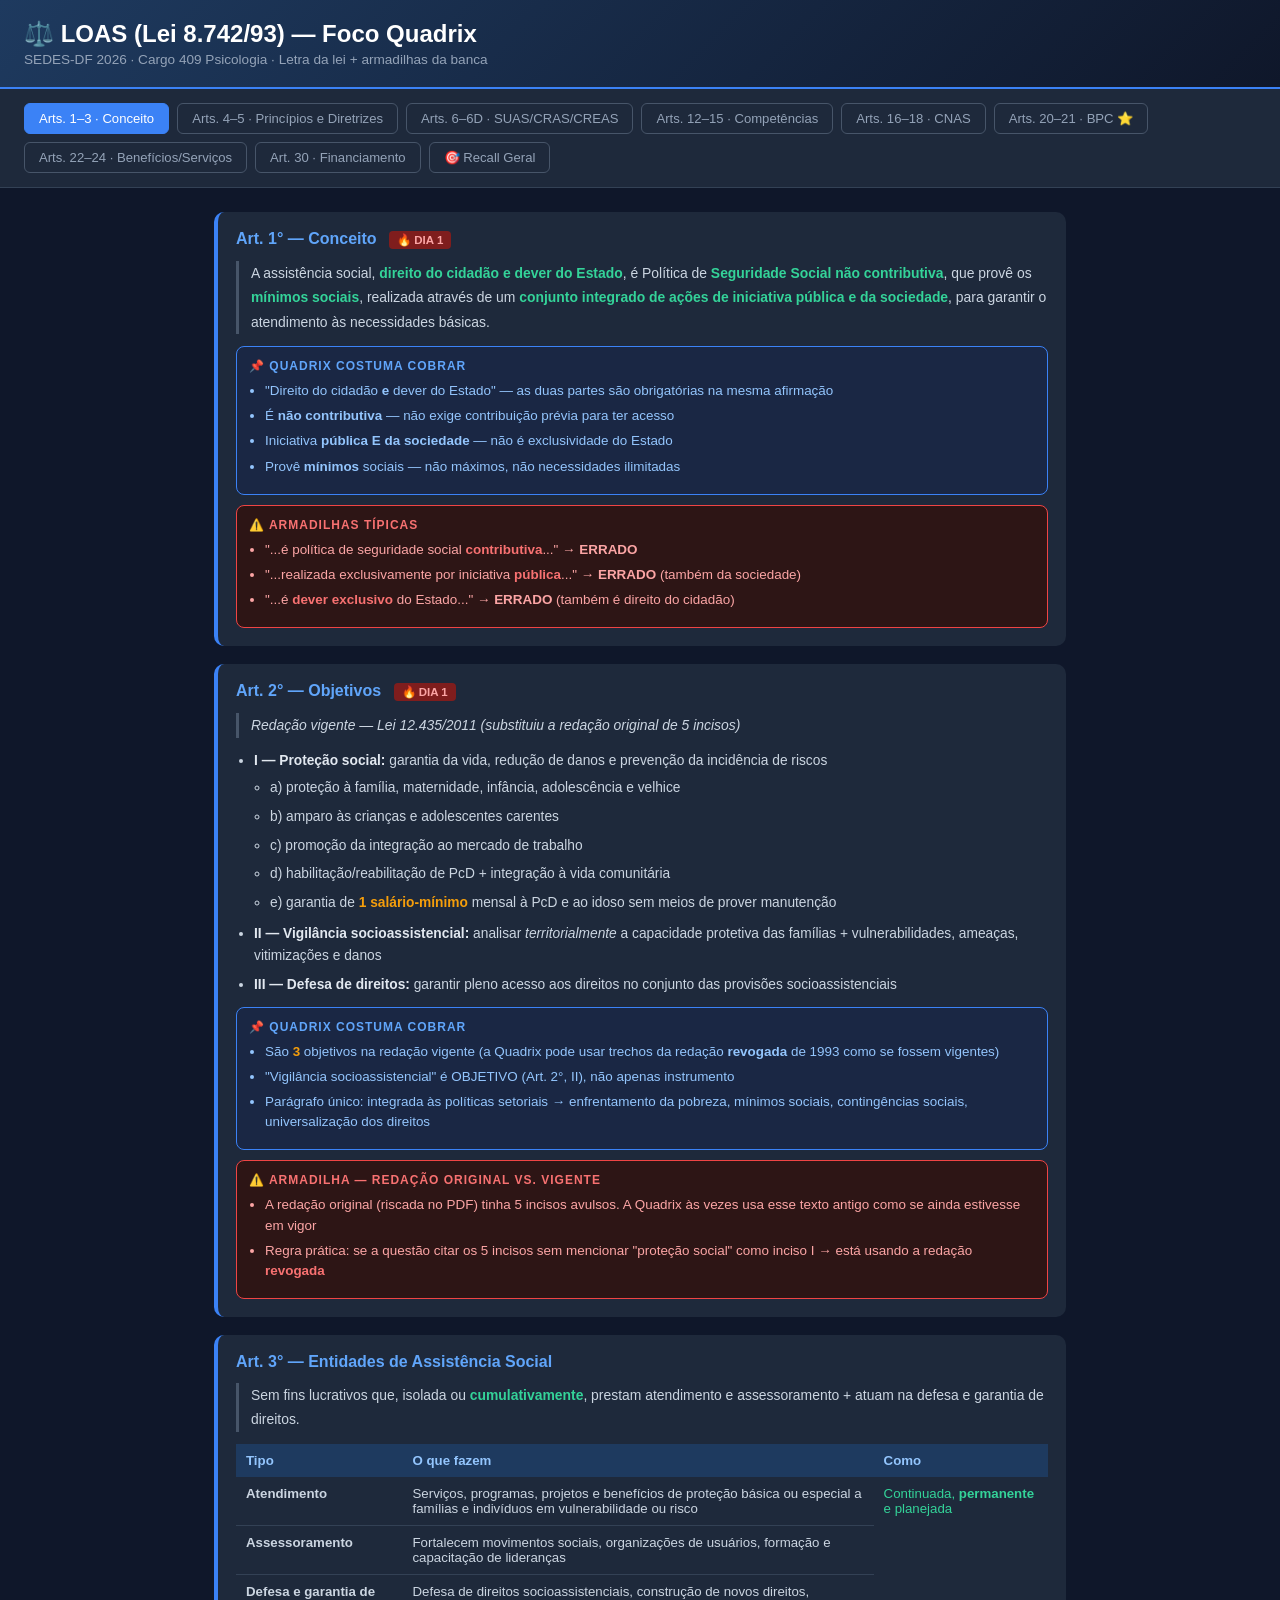
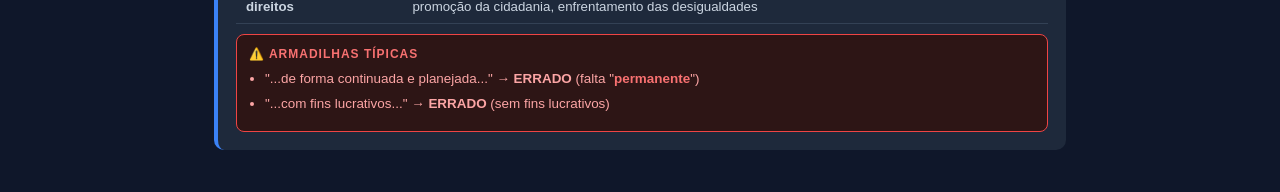
<file: loas-quadrix.html>
<!DOCTYPE html>
<html lang="pt-BR">
<head>
<meta charset="UTF-8">
<meta name="viewport" content="width=device-width, initial-scale=1.0">
<title>LOAS — Foco Quadrix · SEDES-DF 2026</title>
<style>
*{box-sizing:border-box;margin:0;padding:0}
body{font-family:'Segoe UI',sans-serif;background:#0f172a;color:#e2e8f0;min-height:100vh}
.header{background:linear-gradient(135deg,#1e3a5f,#0f172a);padding:20px 24px;border-bottom:2px solid #3b82f6}
.header h1{font-size:1.5rem;color:#fff;margin-bottom:4px}
.header .sub{color:#94a3b8;font-size:0.85rem}
.nav{display:flex;flex-wrap:wrap;gap:8px;padding:14px 24px;background:#1e293b;border-bottom:1px solid #334155;position:sticky;top:0;z-index:10}
.nb{padding:7px 14px;border-radius:6px;border:1px solid #475569;background:#1e293b;color:#94a3b8;cursor:pointer;font-size:0.82rem;transition:all .2s}
.nb:hover,.nb.on{background:#3b82f6;color:#fff;border-color:#3b82f6}
.content{max-width:900px;margin:0 auto;padding:24px}
.sec{display:none}.sec.on{display:block}
.card{background:#1e293b;border-radius:10px;padding:18px;margin-bottom:18px;border-left:4px solid #3b82f6}
.card h2{font-size:1rem;color:#60a5fa;margin-bottom:12px}
.lei{font-size:0.87rem;color:#cbd5e1;line-height:1.75;border-left:3px solid #475569;padding-left:12px;margin-bottom:12px}
.num{color:#f59e0b;font-weight:700}
.neg{color:#f87171;font-weight:700}
.key{color:#34d399;font-weight:600}
.hot{display:inline-block;padding:2px 8px;border-radius:4px;font-size:0.72rem;font-weight:700;background:#7f1d1d;color:#fca5a5;margin-left:8px}
.qbox{background:#1a2744;border:1px solid #3b82f6;border-radius:8px;padding:12px;margin-top:10px}
.qbox-t{color:#60a5fa;font-size:0.75rem;font-weight:700;text-transform:uppercase;letter-spacing:1px;margin-bottom:8px}
.tbox{background:#2d1515;border:1px solid #ef4444;border-radius:8px;padding:12px;margin-top:10px}
.tbox-t{color:#f87171;font-size:0.75rem;font-weight:700;text-transform:uppercase;letter-spacing:1px;margin-bottom:8px}
.mbox{background:#1a2d1a;border:1px solid #22c55e;border-radius:8px;padding:12px;margin-top:10px}
.mbox-t{color:#4ade80;font-size:0.75rem;font-weight:700;text-transform:uppercase;letter-spacing:1px;margin-bottom:8px}
ul.q{padding-left:16px}
ul.q li{font-size:0.84rem;color:#93c5fd;margin-bottom:5px;line-height:1.5}
ul.t{padding-left:16px}
ul.t li{font-size:0.84rem;color:#fca5a5;margin-bottom:5px;line-height:1.5}
ul.m{padding-left:0;list-style:none}
ul.m li{font-size:0.84rem;color:#86efac;margin-bottom:4px;line-height:1.6}
ul.a{padding-left:18px}
ul.a li{font-size:0.86rem;color:#cbd5e1;margin-bottom:6px;line-height:1.65}
ul.a li strong{color:#e2e8f0}
table{width:100%;border-collapse:collapse;margin-top:10px;font-size:0.83rem}
th{background:#1e3a5f;color:#93c5fd;padding:9px 10px;text-align:left}
td{padding:9px 10px;border-bottom:1px solid #334155;color:#cbd5e1;vertical-align:top}
tr:hover td{background:#1a2744}
.rcard{background:#0f172a;border-radius:6px;padding:10px 14px;margin-bottom:8px;cursor:pointer}
.rq{color:#e2e8f0;font-size:0.85rem;font-weight:600}
.ra{color:#334155;font-size:0.84rem;margin-top:4px;transition:color .2s}
.rcard:hover .ra{color:#60a5fa}
.bpc-nao{background:#1a2d1a;border:1px solid #22c55e;border-radius:8px;padding:14px;margin-top:12px}
.bpc-nao h3{color:#4ade80;font-size:0.9rem;margin-bottom:10px}
</style>
</head>
<body>

<div class="header">
  <h1>⚖️ LOAS (Lei 8.742/93) — Foco Quadrix</h1>
  <div class="sub">SEDES-DF 2026 · Cargo 409 Psicologia · Letra da lei + armadilhas da banca</div>
</div>

<div class="nav">
  <button class="nb on" onclick="show('s1',this)">Arts. 1–3 · Conceito</button>
  <button class="nb" onclick="show('s2',this)">Arts. 4–5 · Princípios e Diretrizes</button>
  <button class="nb" onclick="show('s3',this)">Arts. 6–6D · SUAS/CRAS/CREAS</button>
  <button class="nb" onclick="show('s4',this)">Arts. 12–15 · Competências</button>
  <button class="nb" onclick="show('s5',this)">Arts. 16–18 · CNAS</button>
  <button class="nb" onclick="show('s6',this)">Arts. 20–21 · BPC ⭐</button>
  <button class="nb" onclick="show('s7',this)">Arts. 22–24 · Benefícios/Serviços</button>
  <button class="nb" onclick="show('s8',this)">Art. 30 · Financiamento</button>
  <button class="nb" onclick="show('s9',this)">🎯 Recall Geral</button>
</div>

<div class="content">

<!-- ===== SEÇÃO 1: Arts 1-3 ===== -->
<div id="s1" class="sec on">

  <div class="card">
    <h2>Art. 1° — Conceito <span class="hot">🔥 DIA 1</span></h2>
    <div class="lei">
      A assistência social, <span class="key">direito do cidadão e dever do Estado</span>, é Política de
      <span class="key">Seguridade Social não contributiva</span>, que provê os <span class="key">mínimos sociais</span>,
      realizada através de um <span class="key">conjunto integrado de ações de iniciativa pública e da sociedade</span>,
      para garantir o atendimento às necessidades básicas.
    </div>
    <div class="qbox">
      <div class="qbox-t">📌 Quadrix costuma cobrar</div>
      <ul class="q">
        <li>"Direito do cidadão <strong>e</strong> dever do Estado" — as duas partes são obrigatórias na mesma afirmação</li>
        <li>É <strong>não contributiva</strong> — não exige contribuição prévia para ter acesso</li>
        <li>Iniciativa <strong>pública E da sociedade</strong> — não é exclusividade do Estado</li>
        <li>Provê <strong>mínimos</strong> sociais — não máximos, não necessidades ilimitadas</li>
      </ul>
    </div>
    <div class="tbox">
      <div class="tbox-t">⚠️ Armadilhas típicas</div>
      <ul class="t">
        <li>"...é política de seguridade social <span class="neg">contributiva</span>..." → <strong>ERRADO</strong></li>
        <li>"...realizada exclusivamente por iniciativa <span class="neg">pública</span>..." → <strong>ERRADO</strong> (também da sociedade)</li>
        <li>"...é <span class="neg">dever exclusivo</span> do Estado..." → <strong>ERRADO</strong> (também é direito do cidadão)</li>
      </ul>
    </div>
  </div>

  <div class="card">
    <h2>Art. 2° — Objetivos <span class="hot">🔥 DIA 1</span></h2>
    <div class="lei"><em>Redação vigente — Lei 12.435/2011 (substituiu a redação original de 5 incisos)</em></div>
    <ul class="a">
      <li><strong>I — Proteção social:</strong> garantia da vida, redução de danos e prevenção da incidência de riscos
        <ul style="padding-left:16px;margin-top:5px">
          <li>a) proteção à família, maternidade, infância, adolescência e velhice</li>
          <li>b) amparo às crianças e adolescentes carentes</li>
          <li>c) promoção da integração ao mercado de trabalho</li>
          <li>d) habilitação/reabilitação de PcD + integração à vida comunitária</li>
          <li>e) garantia de <span class="num">1 salário-mínimo</span> mensal à PcD e ao idoso sem meios de prover manutenção</li>
        </ul>
      </li>
      <li style="margin-top:8px"><strong>II — Vigilância socioassistencial:</strong> analisar <em>territorialmente</em> a capacidade protetiva das famílias + vulnerabilidades, ameaças, vitimizações e danos</li>
      <li><strong>III — Defesa de direitos:</strong> garantir pleno acesso aos direitos no conjunto das provisões socioassistenciais</li>
    </ul>
    <div class="qbox">
      <div class="qbox-t">📌 Quadrix costuma cobrar</div>
      <ul class="q">
        <li>São <span class="num">3</span> objetivos na redação vigente (a Quadrix pode usar trechos da redação <strong>revogada</strong> de 1993 como se fossem vigentes)</li>
        <li>"Vigilância socioassistencial" é OBJETIVO (Art. 2°, II), não apenas instrumento</li>
        <li>Parágrafo único: integrada às políticas setoriais → enfrentamento da pobreza, mínimos sociais, contingências sociais, universalização dos direitos</li>
      </ul>
    </div>
    <div class="tbox">
      <div class="tbox-t">⚠️ Armadilha — redação original vs. vigente</div>
      <ul class="t">
        <li>A redação original (riscada no PDF) tinha 5 incisos avulsos. A Quadrix às vezes usa esse texto antigo como se ainda estivesse em vigor</li>
        <li>Regra prática: se a questão citar os 5 incisos sem mencionar "proteção social" como inciso I → está usando a redação <span class="neg">revogada</span></li>
      </ul>
    </div>
  </div>

  <div class="card">
    <h2>Art. 3° — Entidades de Assistência Social</h2>
    <div class="lei">Sem fins lucrativos que, isolada ou <span class="key">cumulativamente</span>, prestam atendimento e assessoramento + atuam na defesa e garantia de direitos.</div>
    <table>
      <tr><th>Tipo</th><th>O que fazem</th><th>Como</th></tr>
      <tr><td><strong>Atendimento</strong></td><td>Serviços, programas, projetos e benefícios de proteção básica ou especial a famílias e indivíduos em vulnerabilidade ou risco</td><td rowspan="3" style="color:#34d399">Continuada, <strong>permanente</strong> e planejada</td></tr>
      <tr><td><strong>Assessoramento</strong></td><td>Fortalecem movimentos sociais, organizações de usuários, formação e capacitação de lideranças</td></tr>
      <tr><td><strong>Defesa e garantia de direitos</strong></td><td>Defesa de direitos socioassistenciais, construção de novos direitos, promoção da cidadania, enfrentamento das desigualdades</td></tr>
    </table>
    <div class="tbox">
      <div class="tbox-t">⚠️ Armadilhas típicas</div>
      <ul class="t">
        <li>"...de forma continuada e planejada..." → <strong>ERRADO</strong> (falta "<span class="neg">permanente</span>")</li>
        <li>"...com fins lucrativos..." → <strong>ERRADO</strong> (sem fins lucrativos)</li>
      </ul>
    </div>
  </div>

</div><!-- /s1 -->

<!-- ===== SEÇÃO 2: Arts 4-5 ===== -->
<div id="s2" class="sec">

  <div class="card">
    <h2>Art. 4° — Princípios <span class="hot">🔥 DIA 1</span></h2>
    <ul class="a">
      <li><strong>I — Supremacia</strong> do atendimento às necessidades sociais sobre as exigências de <em>rentabilidade econômica</em></li>
      <li><strong>II — Universalização</strong> dos direitos sociais → tornar o destinatário da ação assistencial <em>alcançável pelas demais políticas públicas</em></li>
      <li><strong>III — Respeito à dignidade</strong> do cidadão, à sua autonomia e ao seu direito a benefícios e serviços de qualidade, bem como à convivência familiar e comunitária → <span class="key">vedando-se qualquer comprovação vexatória de necessidade</span></li>
      <li><strong>IV — Igualdade de direitos</strong> no acesso ao atendimento, sem discriminação de qualquer natureza → <span class="key">garantindo-se equivalência às populações urbanas e rurais</span></li>
      <li><strong>V — Divulgação ampla</strong> dos benefícios, serviços, programas e projetos + recursos do Poder Público + critérios para sua concessão</li>
    </ul>
    <div class="mbox">
      <div class="mbox-t">🧠 Mnemônico — 5 Princípios</div>
      <ul class="m">
        <li><strong>S</strong>upremia · <strong>U</strong>niversalização · <strong>R</strong>espeito à dignidade · <strong>I</strong>gualdade · <strong>D</strong>ivulgação</li>
        <li>→ <strong>SU-RID</strong> (imagine: "Supremacia e Universalização são os dois primeiros; depois RIDÃ: Respeito, Igualdade, Divulgação")</li>
      </ul>
    </div>
    <div class="qbox">
      <div class="qbox-t">📌 Quadrix costuma cobrar</div>
      <ul class="q">
        <li>São <span class="num">5</span> princípios (nunca 4 nem 6)</li>
        <li>Princípio III: "<strong>qualquer</strong> comprovação vexatória" — Quadrix troca por "alguma" ou "excessiva"</li>
        <li>Princípio IV: equivalência <strong>urbana E rural</strong> — nunca só urbana</li>
        <li>Princípio V: inclui os <strong>critérios para concessão</strong> + <strong>recursos do Poder Público</strong> — não apenas os benefícios em si</li>
      </ul>
    </div>
    <div class="tbox">
      <div class="tbox-t">⚠️ Armadilhas típicas</div>
      <ul class="t">
        <li>"Supremacia das exigências de rentabilidade econômica <span class="neg">sobre</span> as necessidades sociais" → <strong>ERRADO</strong> (é o contrário)</li>
        <li>"...vedada comprovação <span class="neg">simplificada</span>..." → <strong>ERRADO</strong> (é vexatória)</li>
        <li>"Divulgação <span class="neg">restrita</span>..." → <strong>ERRADO</strong> (é ampla)</li>
      </ul>
    </div>
  </div>

  <div class="card">
    <h2>Art. 5° — Diretrizes <span class="hot">🔥 DIA 1</span></h2>
    <ul class="a">
      <li><strong>I — Descentralização político-administrativa</strong> para os Estados, DF e Municípios + <span class="key">comando único</span> das ações em cada esfera de governo</li>
      <li><strong>II — Participação da população</strong>, por meio de organizações representativas, na <em>formulação das políticas</em> e no <em>controle das ações</em> em todos os níveis</li>
      <li><strong>III — Primazia da responsabilidade do Estado</strong> na condução da política de assistência social em cada esfera de governo</li>
    </ul>
    <div class="mbox">
      <div class="mbox-t">🧠 Mnemônico — 3 Diretrizes</div>
      <ul class="m">
        <li><strong>D</strong>escentralização · <strong>P</strong>articipação · <strong>P</strong>rimazia → <strong>D-P-P</strong></li>
        <li>Âncora: Princípios = <em>o que a política É</em> (valores). Diretrizes = <em>como ela SE ORGANIZA</em> (estrutura).</li>
      </ul>
    </div>
    <div class="qbox">
      <div class="qbox-t">📌 Quadrix costuma cobrar</div>
      <ul class="q">
        <li>São <span class="num">3</span> diretrizes</li>
        <li>Diretriz I: descentralização + <strong>comando único</strong> — os dois elementos juntos no mesmo inciso</li>
        <li>Diretriz II: participação na formulação <strong>E</strong> no controle — em <strong>todos os níveis</strong></li>
        <li>Diretriz III: <strong>primazia</strong> — não exclusividade, não monopólio</li>
      </ul>
    </div>
    <div class="tbox">
      <div class="tbox-t">⚠️ Armadilhas típicas</div>
      <ul class="t">
        <li>"...participação apenas na <span class="neg">formulação</span>..." → <strong>ERRADO</strong> (também no controle)</li>
        <li>"...comando <span class="neg">compartilhado</span>..." → <strong>ERRADO</strong> (é único)</li>
        <li>"Centralização político-administrativa..." → <strong>ERRADO</strong> (é descentralização)</li>
      </ul>
    </div>
  </div>

</div><!-- /s2 -->

<!-- ===== SEÇÃO 3: SUAS ===== -->
<div id="s3" class="sec">

  <div class="card">
    <h2>Art. 6° — SUAS</h2>
    <div class="lei">Sistema <span class="key">descentralizado e participativo</span> denominado <span class="key">Sistema Único de Assistência Social (SUAS)</span>.</div>
    <p style="color:#94a3b8;font-size:0.83rem;margin-bottom:8px">7 objetivos do SUAS:</p>
    <ul class="a">
      <li>I — Consolidar gestão compartilhada, cofinanciamento e cooperação técnica entre entes federativos</li>
      <li>II — Integrar rede pública e privada de serviços, programas, projetos e benefícios</li>
      <li>III — Estabelecer responsabilidades dos entes federativos</li>
      <li>IV — Definir níveis de gestão, respeitando diversidades regionais e municipais</li>
      <li>V — Implementar gestão do trabalho e educação permanente na assistência social</li>
      <li>VI — Estabelecer gestão integrada de serviços e benefícios</li>
      <li>VII — Afiançar a vigilância socioassistencial e a garantia de direitos</li>
    </ul>
    <div class="qbox">
      <div class="qbox-t">📌 Quadrix costuma cobrar</div>
      <ul class="q">
        <li>§ 1°: base de organização do SUAS = <span class="key">território</span></li>
        <li>§ 2°: integrado pelos entes federativos + seus conselhos + entidades/organizações de assistência social</li>
        <li>§ 3°: instância coordenadora da Política Nacional = <span class="key">Ministério do Desenvolvimento Social e Combate à Fome</span></li>
      </ul>
    </div>
  </div>

  <div class="card">
    <h2>Art. 6°-A — Tipos de Proteção Social</h2>
    <table>
      <tr><th>Proteção</th><th>Objetivo central</th></tr>
      <tr>
        <td><strong>Básica</strong></td>
        <td><span class="key">Prevenir</span> situações de vulnerabilidade e risco social por meio do desenvolvimento de potencialidades e aquisições e do <span class="key">fortalecimento de vínculos familiares e comunitários</span></td>
      </tr>
      <tr>
        <td><strong>Especial</strong></td>
        <td><span class="key">Reconstruir vínculos</span> familiares e comunitários, defesa de direito, fortalecimento de potencialidades e proteção para <span class="key">enfrentamento de situações de violação de direitos</span></td>
      </tr>
    </table>
    <div class="lei" style="margin-top:12px">
      Parágrafo único: Vigilância socioassistencial é <span class="key">instrumento das proteções</span> que identifica e <span class="key">previne</span> situações de risco e vulnerabilidade e seus agravos no território.
    </div>
    <div class="tbox">
      <div class="tbox-t">⚠️ Armadilhas típicas</div>
      <ul class="t">
        <li>Básica = <strong>prevenir</strong> | Especial = <strong>reconstruir vínculos + violação de direitos</strong></li>
        <li>"A vigilância socioassistencial <span class="neg">é um tipo de proteção</span>..." → <strong>ERRADO</strong> (é instrumento das proteções)</li>
      </ul>
    </div>
  </div>

  <div class="card">
    <h2>Art. 6°-C — CRAS e CREAS</h2>
    <table>
      <tr><th>Unidade</th><th>Abrangência</th><th>Localização</th><th>Proteção</th></tr>
      <tr>
        <td><strong>CRAS</strong></td>
        <td>Unidade pública <span class="key">municipal</span>, de base <span class="key">territorial</span></td>
        <td>Áreas com maiores índices de vulnerabilidade e risco social</td>
        <td>Social <span class="key">básica</span></td>
      </tr>
      <tr>
        <td><strong>CREAS</strong></td>
        <td>Unidade pública de abrangência e gestão <span class="key">municipal, estadual ou regional</span></td>
        <td>Atende indivíduos/famílias em risco por <span class="key">violação de direitos</span> ou contingência</td>
        <td>Social <span class="key">especial</span></td>
      </tr>
    </table>
    <div class="qbox">
      <div class="qbox-t">📌 Quadrix costuma cobrar</div>
      <ul class="q">
        <li>CRAS = <strong>sempre municipal</strong> · CREAS = pode ser <strong>municipal, estadual ou regional</strong></li>
        <li>§ 3°: Cras e Creas são unidades públicas <strong>estatais</strong> (não privadas)</li>
        <li>Art. 6°-D: instalações devem ter espaços para trabalhos em grupo + atendimento reservado + <span class="key">acessibilidade a idosos e PcD</span></li>
      </ul>
    </div>
    <div class="tbox">
      <div class="tbox-t">⚠️ Armadilhas típicas</div>
      <ul class="t">
        <li>"CREAS é de abrangência exclusivamente <span class="neg">municipal</span>..." → <strong>ERRADO</strong> (pode ser estadual ou regional)</li>
        <li>"CRAS atende situações de violação de direitos..." → <strong>ERRADO</strong> (é o CREAS)</li>
      </ul>
    </div>
  </div>

</div><!-- /s3 -->

<!-- ===== SEÇÃO 4: Competências ===== -->
<div id="s4" class="sec">

  <div class="card">
    <h2>Arts. 12–15 — Competências por Esfera</h2>
    <table>
      <tr><th>Esfera</th><th>Competências-chave</th></tr>
      <tr>
        <td><strong>União<br>(Art. 12)</strong></td>
        <td>
          <ul class="a" style="margin:0">
            <li>Concessão e manutenção do <span class="key">BPC</span> (Art. 203 CF)</li>
            <li>Cofinanciar via transferência automática</li>
            <li>Atender ações emergenciais em conjunto com Estados, DF e Municípios</li>
            <li>Monitorar e avaliar + assessorar Estados, DF e Municípios</li>
          </ul>
        </td>
      </tr>
      <tr>
        <td><strong>Estados<br>(Art. 13)</strong></td>
        <td>
          <ul class="a" style="margin:0">
            <li>Destinar recursos aos Municípios para benefícios eventuais</li>
            <li>Cofinanciar em âmbito regional ou local</li>
            <li>Atender ações emergenciais com Municípios</li>
            <li>Prestar serviços cujos custos justifiquem rede regional desconcentrada</li>
            <li>Monitorar e avaliar + assessorar Municípios</li>
          </ul>
        </td>
      </tr>
      <tr>
        <td><strong>DF<br>(Art. 14)</strong></td>
        <td>
          <ul class="a" style="margin:0">
            <li>Destinar recursos para benefícios eventuais</li>
            <li>Efetuar pagamento dos auxílios natalidade e funeral</li>
            <li>Executar projetos de enfrentamento da pobreza</li>
            <li>Atender ações de emergência</li>
            <li>Cofinanciar aprimoramento da gestão em âmbito local</li>
            <li>Monitorar e avaliar em seu âmbito</li>
          </ul>
        </td>
      </tr>
      <tr>
        <td><strong>Municípios<br>(Art. 15)</strong></td>
        <td>
          <ul class="a" style="margin:0">
            <li>Destinar recursos para benefícios eventuais</li>
            <li>Efetuar pagamento dos auxílios natalidade e funeral</li>
            <li>Executar projetos de enfrentamento da pobreza</li>
            <li>Prestar os serviços socioassistenciais (Art. 23)</li>
            <li>Cofinanciar aprimoramento da gestão em âmbito local</li>
          </ul>
        </td>
      </tr>
    </table>
    <div class="qbox">
      <div class="qbox-t">📌 Quadrix costuma cobrar</div>
      <ul class="q">
        <li>Art. 11: normas gerais = esfera <span class="key">federal</span>; execução dos programas = Estados, DF e Municípios</li>
        <li>Art. 12, I: concessão e manutenção do BPC é competência da <span class="key">União</span> — não dos municípios</li>
        <li>DF e Municípios têm competências muito parecidas — questão pode trocar incisos entre eles</li>
      </ul>
    </div>
  </div>

</div><!-- /s4 -->

<!-- ===== SEÇÃO 5: CNAS ===== -->
<div id="s5" class="sec">

  <div class="card">
    <h2>Art. 16 — Instâncias Deliberativas do SUAS</h2>
    <div class="lei">Caráter <span class="key">permanente</span> e composição <span class="key">paritária</span> entre governo e sociedade civil.</div>
    <ul class="a">
      <li>I — Conselho Nacional de Assistência Social (CNAS)</li>
      <li>II — Conselhos Estaduais de Assistência Social</li>
      <li>III — Conselho de Assistência Social do Distrito Federal</li>
      <li>IV — Conselhos Municipais de Assistência Social</li>
    </ul>
    <div class="qbox">
      <div class="qbox-t">📌 Quadrix costuma cobrar</div>
      <ul class="q">
        <li>São <span class="num">4</span> instâncias deliberativas</li>
        <li>Composição <span class="key">paritária</span> — obrigatoriamente 50/50</li>
        <li>Caráter <span class="key">permanente</span> (não é eventual ou temporário)</li>
      </ul>
    </div>
  </div>

  <div class="card">
    <h2>Art. 17 — CNAS: Composição e Mandatos <span class="hot">🔥</span></h2>
    <ul class="a">
      <li>Órgão superior de <span class="key">deliberação colegiada</span></li>
      <li>Membros nomeados pelo <span class="key">Presidente da República</span></li>
      <li>Mandato dos membros: <span class="num">2 anos</span>, permitida <span class="num">uma única recondução</span></li>
      <li>Total: <span class="num">18 membros</span> + respectivos suplentes</li>
      <li><span class="num">9</span> representantes governamentais — incluindo <span class="num">1</span> dos Estados e <span class="num">1</span> dos Municípios</li>
      <li><span class="num">9</span> representantes da sociedade civil — escolhidos em <span class="key">foro próprio sob fiscalização do MPF</span></li>
      <li>Presidido por membro eleito — mandato de <span class="num">1 ano</span>, permitida <span class="num">uma única recondução</span></li>
    </ul>
    <div class="mbox">
      <div class="mbox-t">🧠 Memorize os números</div>
      <ul class="m">
        <li><strong>18 membros = 9 governo + 9 sociedade civil</strong></li>
        <li>Mandato geral: <strong>2 anos</strong> (reconduzível 1 vez)</li>
        <li>Mandato da presidência: <strong>1 ano</strong> (reconduzível 1 vez)</li>
      </ul>
    </div>
    <div class="tbox">
      <div class="tbox-t">⚠️ Armadilhas típicas — CNAS</div>
      <ul class="t">
        <li>"...composto por <span class="neg">16</span> membros..." → <strong>ERRADO</strong> (são 18)</li>
        <li>"...mandato de <span class="neg">4 anos</span>..." → <strong>ERRADO</strong> (são 2 anos)</li>
        <li>"...permitidas <span class="neg">duas</span> recondução..." → <strong>ERRADO</strong> (apenas uma)</li>
        <li>"Membros eleitos pelos próprios conselheiros..." → <strong>ERRADO</strong> (nomeados pelo Presidente da República)</li>
        <li>O presidente do CNAS tem mandato de <span class="num">1 ano</span>, não de 2</li>
      </ul>
    </div>
  </div>

  <div class="card">
    <h2>Art. 18 — Competências do CNAS</h2>
    <ul class="a">
      <li>I — Aprovar a <span class="key">Política Nacional de Assistência Social</span></li>
      <li>II — Normatizar as ações e regular a prestação de serviços de natureza pública e privada</li>
      <li>V — Zelar pela efetivação do sistema descentralizado e participativo</li>
      <li>VI — Convocar ordinariamente a cada <span class="num">4 anos</span> a Conferência Nacional de Assistência Social</li>
      <li>VIII — Apreciar e aprovar a proposta orçamentária da Assistência Social</li>
      <li>IX — Aprovar critérios de transferência de recursos para Estados, Municípios e DF</li>
      <li>XI — Estabelecer diretrizes e aprovar programas anuais e plurianuais do <span class="key">FNAS</span></li>
      <li>XIV — Divulgar no <span class="key">Diário Oficial da União</span> todas as suas decisões + contas do FNAS + pareceres</li>
    </ul>
    <div class="tbox">
      <div class="tbox-t">⚠️ Armadilhas típicas</div>
      <ul class="t">
        <li>Conferência Nacional = a cada <span class="num">4 anos</span> — Quadrix troca por "<span class="neg">2 anos</span>"</li>
        <li>Publicação no DOU é competência do <strong>CNAS</strong>, não do Ministério</li>
      </ul>
    </div>
  </div>

</div><!-- /s5 -->

<!-- ===== SEÇÃO 6: BPC ===== -->
<div id="s6" class="sec">

  <div class="card">
    <h2>Art. 20 — BPC: Benefício de Prestação Continuada <span class="hot">⭐ MAIS COBRADO</span></h2>
    <div class="lei">
      Garantia de <span class="num">1 salário-mínimo</span> mensal à <span class="key">pessoa com deficiência</span> e ao
      <span class="key">idoso com <span class="num">65 anos</span> ou mais</span> que comprovem não possuir meios de prover
      a própria manutenção nem de tê-la provida por sua família.
    </div>

    <table>
      <tr><th>Critério</th><th>Regra vigente</th></tr>
      <tr><td>Valor</td><td><span class="num">1 salário-mínimo</span> mensal</td></tr>
      <tr><td>Idoso</td><td><span class="num">65 anos</span> ou mais (redação Lei 12.435/2011)</td></tr>
      <tr><td>PcD — definição vigente</td><td>Impedimento de longo prazo de natureza <span class="key">física, mental, intelectual ou sensorial</span> + interação com barreiras → obstrui participação plena e efetiva na sociedade</td></tr>
      <tr><td>Impedimento de longo prazo</td><td>Aquele que produz efeitos por prazo mínimo de <span class="num">2 anos</span></td></tr>
      <tr><td>Renda per capita</td><td>Igual ou inferior a <span class="num">1/4 do salário-mínimo</span></td></tr>
      <tr><td>Revisão</td><td>A cada <span class="num">2 anos</span></td></tr>
      <tr><td>Composição familiar</td><td>Requerente + cônjuge/companheiro + pais/padrasto/madrasta + irmãos solteiros + filhos e enteados solteiros + menores tutelados — <span class="key">sob o mesmo teto</span></td></tr>
    </table>

    <div class="bpc-nao">
      <h3>✅ O que NÃO computa para renda / O que NÃO impede o BPC</h3>
      <ul class="a">
        <li>Rendimentos de <span class="key">estágio supervisionado e aprendizagem</span> não são computados para renda per capita</li>
        <li>BPC de idoso ≥ 65 anos (valor ≤ 1 SM) <span class="key">não é computado</span> para concessão a outro idoso/PcD da mesma família (§ 14)</li>
        <li>Condição de acolhimento em <span class="key">instituição de longa permanência não prejudica</span> o direito</li>
        <li>Desenvolvimento de capacidades cognitivas/motoras/educacionais <span class="key">não é motivo de suspensão</span></li>
        <li>Cessação do BPC <span class="key">não impede nova concessão</span> se atendidos os requisitos</li>
        <li>BPC pode ser concedido a <span class="key">mais de um membro</span> da mesma família (§ 15)</li>
      </ul>
    </div>

    <div class="card" style="background:#2d1515;border-left-color:#ef4444;margin-top:14px">
      <h2 style="color:#f87171">Art. 21-A — Suspensão do BPC</h2>
      <ul class="a">
        <li>BPC é <span class="neg">suspenso</span> quando PcD exerce <span class="key">atividade remunerada</span>, inclusive na condição de <span class="key">microempreendedor individual (MEI)</span></li>
        <li>Extinta a relação trabalhista: pode requerer continuidade <span class="key">sem nova perícia médica</span></li>
        <li>Contratação como <span class="key">aprendiz = não suspende o BPC</span> — limitado a <span class="num">2 anos</span> de recebimento concomitante</li>
      </ul>
    </div>

    <div class="card" style="background:#1e293b;border-left-color:#f59e0b;margin-top:14px">
      <h2 style="color:#f59e0b">BPC: O que NÃO acumula</h2>
      <ul class="a">
        <li><span class="neg">Não acumula</span> com qualquer outro benefício da seguridade social ou de outro regime</li>
        <li><strong>EXCEÇÕES (pode acumular):</strong> <span class="key">assistência médica</span> e <span class="key">pensão especial de natureza indenizatória</span></li>
        <li><span class="neg">Não gera</span> 13° salário (abono anual)</li>
      </ul>
    </div>

    <div class="tbox">
      <div class="tbox-t">⚠️ Armadilhas clássicas Quadrix — BPC</div>
      <ul class="t">
        <li>"Idoso com <span class="neg">70 anos</span>..." → <strong>ERRADO</strong> (era a redação original; hoje são 65)</li>
        <li>"Renda per capita inferior a <span class="neg">1/2</span> do SM..." → <strong>ERRADO</strong> (é 1/4; a ampliação para 1/2 foi revogada)</li>
        <li>"BPC não pode ser acumulado nem com assistência médica..." → <strong>ERRADO</strong> (assistência médica é exceção expressa)</li>
        <li>"Revisão <span class="neg">anual</span>..." → <strong>ERRADO</strong> (é a cada 2 anos)</li>
        <li>"Impedimento de longo prazo: pelo menos <span class="neg">1 ano</span>..." → <strong>ERRADO</strong> (são 2 anos)</li>
        <li>"PcD aprendiz tem BPC suspenso..." → <strong>ERRADO</strong> (não suspende, limitado a 2 anos)</li>
        <li>"PcD pode trabalhar como aprendiz por tempo <span class="neg">ilimitado</span> mantendo o BPC..." → <strong>ERRADO</strong> (limitado a 2 anos)</li>
      </ul>
    </div>
  </div>

</div><!-- /s6 -->

<!-- ===== SEÇÃO 7: Benefícios/Serviços ===== -->
<div id="s7" class="sec">

  <div class="card">
    <h2>Art. 22 — Benefícios Eventuais</h2>
    <div class="lei">
      Provisões <span class="key">suplementares e provisórias</span> que integram <span class="key">organicamente</span>
      as garantias do SUAS, prestadas em virtude de:
      <span class="key">nascimento, morte, situações de vulnerabilidade temporária e calamidade pública</span>.
    </div>
    <div class="qbox">
      <div class="qbox-t">📌 Quadrix costuma cobrar</div>
      <ul class="q">
        <li>São <span class="num">4</span> situações — nascimento, morte, vulnerabilidade temporária e calamidade pública</li>
        <li>Integram <strong>organicamente</strong> as garantias do SUAS (não são ações avulsas)</li>
        <li>§ 1°: valor definido pelos <span class="key">Estados, DF e Municípios</span>, com base nos respectivos Conselhos de Assistência Social</li>
        <li>§ 2°: CNAS pode propor benefícios subsidiários de até <span class="num">25%</span> do SM para crianças de até <span class="num">6 anos</span></li>
      </ul>
    </div>
  </div>

  <div class="card">
    <h2>Art. 23 — Serviços Socioassistenciais</h2>
    <div class="lei">
      Atividades <span class="key">continuadas</span> que visem à melhoria de vida da população, voltadas para necessidades básicas, observando objetivos, princípios e diretrizes desta Lei.
    </div>
    <div class="qbox">
      <div class="qbox-t">📌 Quadrix costuma cobrar</div>
      <ul class="q">
        <li>Serviços = atividades <strong>continuadas</strong> (programas têm prazo definido; serviços não)</li>
        <li>§ 2°: programas de amparo: crianças/adolescentes em risco pessoal e social + pessoas em situação de rua + <em>(Lei 14.878/2024)</em> idosos carentes em ILPI</li>
      </ul>
    </div>
  </div>

  <div class="card">
    <h2>Art. 24 — Programas · Art. 24-A — PAIF · Art. 24-B — PAEFI</h2>
    <table>
      <tr><th>Serviço/Programa</th><th>Proteção</th><th>Onde</th><th>Para quem</th></tr>
      <tr>
        <td><strong>PAIF</strong><br><small>Serviço de Proteção e Atendimento Integral à Família</small></td>
        <td>Social <span class="key">básica</span></td>
        <td><span class="key">CRAS</span></td>
        <td>Famílias em situação de <span class="key">vulnerabilidade social</span> — prevenir rompimento de vínculos e violência</td>
      </tr>
      <tr>
        <td><strong>PAEFI</strong><br><small>Serviço de Proteção e Atendimento Especializado a Famílias e Indivíduos</small></td>
        <td>Social <span class="key">especial</span></td>
        <td><span class="key">CREAS</span></td>
        <td>Famílias/indivíduos em situação de <span class="key">ameaça ou violação de direitos</span></td>
      </tr>
      <tr>
        <td><strong>PETI</strong><br><small>Programa de Erradicação do Trabalho Infantil</small></td>
        <td>Intersetorial</td>
        <td>Âmbito nacional</td>
        <td>Crianças/adolescentes <span class="key">abaixo de 16 anos</span> em situação de trabalho (ressalvado aprendiz a partir de 14)</td>
      </tr>
    </table>
    <div class="tbox">
      <div class="tbox-t">⚠️ Armadilhas típicas</div>
      <ul class="t">
        <li>"PAIF é ofertado no <span class="neg">CREAS</span>..." → <strong>ERRADO</strong> (é no CRAS)</li>
        <li>"PAEFI é voltado à prevenção de vulnerabilidade..." → <strong>ERRADO</strong> (é violação de direitos, não prevenção)</li>
        <li>"PETI retira crianças com menos de <span class="neg">14 anos</span>..." → <strong>ERRADO</strong> (menos de 16 anos, ressalvado aprendiz a partir de 14)</li>
      </ul>
    </div>
  </div>

</div><!-- /s7 -->

<!-- ===== SEÇÃO 8: Financiamento ===== -->
<div id="s8" class="sec">

  <div class="card">
    <h2>Art. 30 — Condições para Repasse de Recursos</h2>
    <div class="lei">É <span class="key">condição</span> para os repasses aos Municípios, Estados e DF:</div>
    <ul class="a">
      <li>I — <span class="key">Conselho</span> de Assistência Social de composição <span class="key">paritária</span> entre governo e sociedade civil</li>
      <li>II — <span class="key">Fundo</span> de Assistência Social, com orientação e controle dos respectivos Conselhos</li>
      <li>III — <span class="key">Plano</span> de Assistência Social</li>
    </ul>
    <div class="mbox">
      <div class="mbox-t">🧠 Mnemônico</div>
      <ul class="m">
        <li><strong>C · F · P</strong> → Conselho · Fundo · Plano</li>
        <li>Faltando qualquer um dos três = sem repasse</li>
      </ul>
    </div>
    <div class="qbox">
      <div class="qbox-t">📌 Quadrix costuma cobrar</div>
      <ul class="q">
        <li>São exatamente <span class="num">3</span> condições</li>
        <li>O Conselho deve ser <strong>paritário</strong> — maioria governamental invalida a condição</li>
        <li>Parágrafo único: também é condição a <span class="key">comprovação orçamentária</span> dos recursos próprios nos respectivos Fundos de Assistência Social (a partir de 1999)</li>
      </ul>
    </div>
  </div>

  <div class="card">
    <h2>Art. 28 — Financiamento do SUAS</h2>
    <ul class="a">
      <li>Recursos da União, Estados, DF e Municípios + contribuições sociais (Art. 195 CF) + FNAS</li>
      <li>§ 3°: financiamento no SUAS = <span class="key">cofinanciamento dos 3 entes federados</span></li>
      <li>Art. 30-A: cofinanciamento por <span class="key">transferências automáticas</span> entre fundos de assistência social</li>
    </ul>
  </div>

</div><!-- /s8 -->

<!-- ===== SEÇÃO 9: Recall ===== -->
<div id="s9" class="sec">

  <div class="card">
    <h2>🎯 Cartão de Recall — Números que a Quadrix adora</h2>
    <p style="color:#94a3b8;font-size:0.84rem;margin-bottom:14px">Tente responder <strong>sem olhar</strong>. Clique no espaço abaixo de cada pergunta para revelar.</p>

    <div class="rcard" onclick="toggle(this)">
      <div class="rq">CNAS: quantos membros? Como se divide?</div>
      <div class="ra">→ 18 membros = 9 governo (incl. 1 estado + 1 município) + 9 sociedade civil</div>
    </div>
    <div class="rcard" onclick="toggle(this)">
      <div class="rq">CNAS: mandato dos membros? E do presidente?</div>
      <div class="ra">→ Membros: 2 anos, uma recondução · Presidente: 1 ano, uma recondução</div>
    </div>
    <div class="rcard" onclick="toggle(this)">
      <div class="rq">CNAS: quem nomeia os membros?</div>
      <div class="ra">→ Presidente da República</div>
    </div>
    <div class="rcard" onclick="toggle(this)">
      <div class="rq">BPC: idade do idoso?</div>
      <div class="ra">→ 65 anos ou mais (não 70, não 67)</div>
    </div>
    <div class="rcard" onclick="toggle(this)">
      <div class="rq">BPC: critério de renda per capita?</div>
      <div class="ra">→ ≤ 1/4 do salário-mínimo</div>
    </div>
    <div class="rcard" onclick="toggle(this)">
      <div class="rq">BPC: revisão a cada quanto tempo?</div>
      <div class="ra">→ 2 anos</div>
    </div>
    <div class="rcard" onclick="toggle(this)">
      <div class="rq">Impedimento de longo prazo (PcD): prazo mínimo?</div>
      <div class="ra">→ 2 anos</div>
    </div>
    <div class="rcard" onclick="toggle(this)">
      <div class="rq">Conferência Nacional de Assistência Social: frequência?</div>
      <div class="ra">→ Ordinariamente a cada 4 anos</div>
    </div>
    <div class="rcard" onclick="toggle(this)">
      <div class="rq">Quantos princípios (Art. 4°)? Quais?</div>
      <div class="ra">→ 5: Supremacia · Universalização · Respeito à dignidade · Igualdade · Divulgação (SU-RID)</div>
    </div>
    <div class="rcard" onclick="toggle(this)">
      <div class="rq">Quantas diretrizes (Art. 5°)? Quais?</div>
      <div class="ra">→ 3: Descentralização + comando único · Participação da população · Primazia do Estado (D-P-P)</div>
    </div>
    <div class="rcard" onclick="toggle(this)">
      <div class="rq">Condições para repasse de recursos (Art. 30)?</div>
      <div class="ra">→ Conselho paritário + Fundo + Plano de Assistência Social (C-F-P)</div>
    </div>
    <div class="rcard" onclick="toggle(this)">
      <div class="rq">BPC: com o que não acumula? Com o que pode acumular?</div>
      <div class="ra">→ Não acumula com qualquer benefício da seguridade ou outro regime · PODE acumular com assistência médica e pensão especial indenizatória</div>
    </div>
    <div class="rcard" onclick="toggle(this)">
      <div class="rq">CRAS: abrangência. CREAS: abrangência.</div>
      <div class="ra">→ CRAS = sempre municipal · CREAS = municipal, estadual ou regional</div>
    </div>
    <div class="rcard" onclick="toggle(this)">
      <div class="rq">PAIF: proteção, local. PAEFI: proteção, local.</div>
      <div class="ra">→ PAIF = básica, CRAS · PAEFI = especial, CREAS</div>
    </div>
    <div class="rcard" onclick="toggle(this)">
      <div class="rq">Art. 1°: assistência social é política de seguridade social... o quê?</div>
      <div class="ra">→ NÃO CONTRIBUTIVA</div>
    </div>
    <div class="rcard" onclick="toggle(this)">
      <div class="rq">Benefícios eventuais: quais são as 4 situações?</div>
      <div class="ra">→ Nascimento · Morte · Vulnerabilidade temporária · Calamidade pública</div>
    </div>
    <div class="rcard" onclick="toggle(this)">
      <div class="rq">PETI: objetivo e faixa etária?</div>
      <div class="ra">→ Retirar crianças/adolescentes abaixo de 16 anos do trabalho (aprendiz permitido a partir de 14)</div>
    </div>
    <div class="rcard" onclick="toggle(this)">
      <div class="rq">BPC: PcD que trabalha como aprendiz pode manter o benefício?</div>
      <div class="ra">→ SIM, não suspende — limitado a 2 anos de recebimento concomitante</div>
    </div>
  </div>

</div><!-- /s9 -->

</div><!-- /content -->

<script>
function show(id, btn) {
  document.querySelectorAll('.sec').forEach(s => s.classList.remove('on'));
  document.querySelectorAll('.nb').forEach(b => b.classList.remove('on'));
  document.getElementById(id).classList.add('on');
  btn.classList.add('on');
  window.scrollTo({top:0, behavior:'smooth'});
}
function toggle(el) {
  const ra = el.querySelector('.ra');
  ra.style.color = ra.style.color === 'rgb(96, 165, 250)' ? '#334155' : 'rgb(96, 165, 250)';
}
</script>
</body>
</html>
</file>
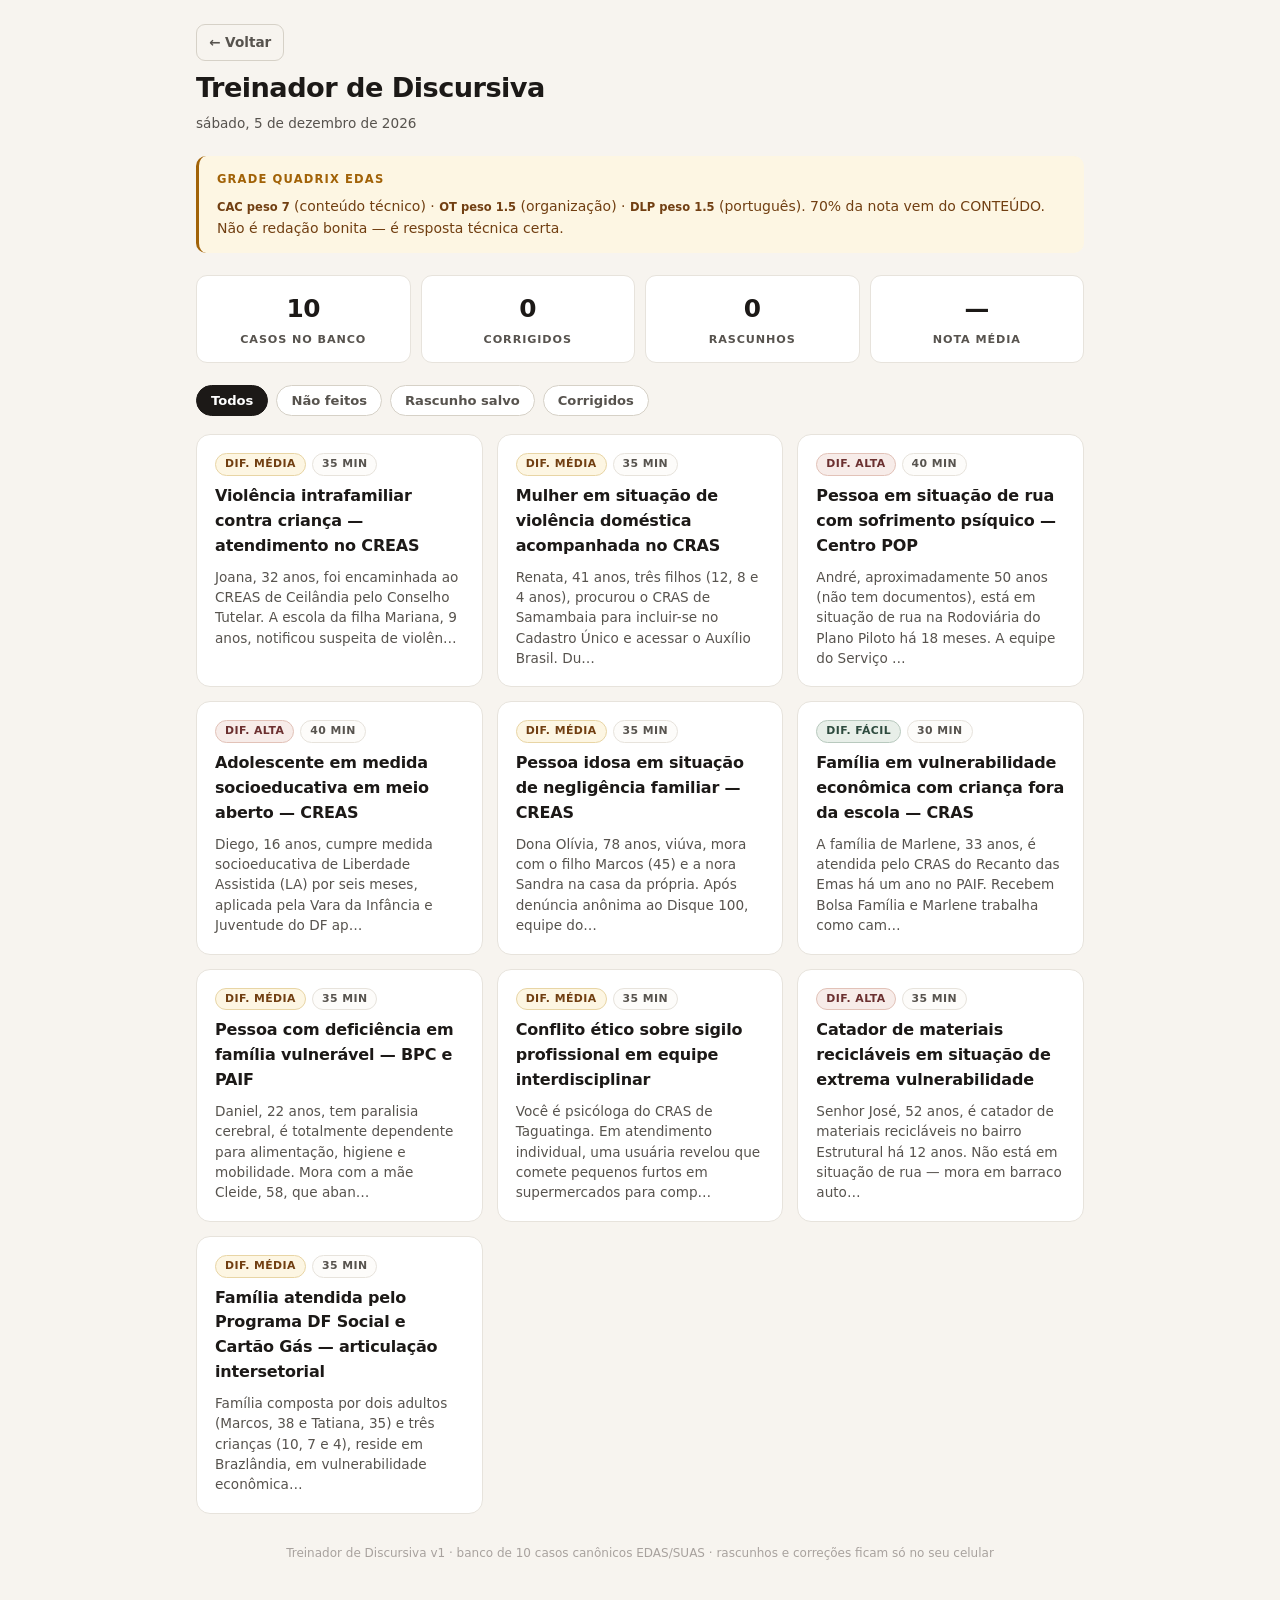
<file: discursiva/discursiva.html>
<!DOCTYPE html>
<html lang="pt-BR">
<head>
<meta charset="UTF-8">
<meta name="viewport" content="width=device-width, initial-scale=1, maximum-scale=1">
<meta name="theme-color" content="#f7f4ef" media="(prefers-color-scheme: light)">
<meta name="theme-color" content="#1a1a1a" media="(prefers-color-scheme: dark)">
<title>Treinador de Discursiva — SEDES PsyRank</title>
<link rel="stylesheet" href="../explicar/explicar.css">
<style>
  :root {
    --fundo: #f7f4ef; --card: #ffffff; --card-elev: #fdfcfa;
    --borda: #e7e3dc; --borda-forte: #d6d1c7;
    --texto: #1c1917; --texto-suave: #57534e; --texto-fraco: #a8a29e;
    --sage: #5a8068; --sage-bg: #e8efe9; --sage-border: #b8c9be; --sage-texto: #2d4a3e;
    --amber: #a16207; --amber-bg: #fdf6e3; --amber-border: #e8d5a5; --amber-texto: #713f12;
    --coral: #a35d5d; --coral-bg: #f7ece9; --coral-border: #e2c2b8; --coral-texto: #6b3030;
    --primary: #1c1917; --primary-texto: #ffffff;
    --sombra: 0 1px 2px rgba(28, 25, 23, 0.04);
    --sombra-elev: 0 2px 8px rgba(28, 25, 23, 0.06);
  }
  @media (prefers-color-scheme: dark) {
    :root {
      --fundo: #1a1a1a; --card: #242220; --card-elev: #2a2724;
      --borda: #3a3633; --borda-forte: #4a4541;
      --texto: #f5f5f4; --texto-suave: #a8a29e; --texto-fraco: #78716c;
      --sage: #7fa68d; --sage-bg: #2a3530; --sage-border: #3d4f44; --sage-texto: #a8c9b3;
      --amber: #d4a560; --amber-bg: #2f2818; --amber-border: #5a4a26; --amber-texto: #e8c98a;
      --coral: #c98b8b; --coral-bg: #2f2222; --coral-border: #5a3838; --coral-texto: #e2b3b3;
      --primary: #f5f5f4; --primary-texto: #1c1917;
    }
  }

  * { box-sizing: border-box; }
  body {
    margin: 0; padding: 0;
    font-family: -apple-system, BlinkMacSystemFont, "Inter", "Segoe UI", system-ui, sans-serif;
    color: var(--texto); background: var(--fundo); line-height: 1.55;
    -webkit-font-smoothing: antialiased;
  }
  .wrap { max-width: 920px; margin: 0 auto; padding: 24px 16px 40px; }

  .header-top {
    display: flex; align-items: center; gap: 12px; margin-bottom: 6px;
  }
  .voltar {
    background: transparent; border: 1px solid var(--borda-forte);
    border-radius: 9px; padding: 7px 12px;
    color: var(--texto-suave); font-size: 0.85rem; font-weight: 600;
    cursor: pointer; text-decoration: none;
    font-family: inherit;
  }
  .voltar:hover { background: var(--card-elev); color: var(--texto); }
  h1 { font-size: 1.7rem; font-weight: 700; letter-spacing: -0.02em; margin: 0; }
  .data { color: var(--texto-suave); font-size: 0.85rem; margin: 4px 0 22px; font-weight: 500; }

  /* === Tela 1: lista de casos === */

  .intro-grade {
    background: var(--amber-bg); border-left: 3px solid var(--amber);
    padding: 14px 18px; border-radius: 10px; margin-bottom: 22px;
    color: var(--amber-texto); font-size: 0.875rem; line-height: 1.6;
  }
  .intro-grade strong { display: block; font-size: 0.72rem; text-transform: uppercase; letter-spacing: 0.1em; font-weight: 700; color: var(--amber); margin-bottom: 6px; }

  .stats-row {
    display: grid; grid-template-columns: repeat(auto-fit, minmax(120px, 1fr));
    gap: 10px; margin-bottom: 22px;
  }
  .stat {
    background: var(--card); border: 1px solid var(--borda);
    border-radius: 11px; padding: 14px; text-align: center;
  }
  .stat .v { font-size: 1.55rem; font-weight: 700; letter-spacing: -0.02em; }
  .stat .l { font-size: 0.7rem; color: var(--texto-suave); text-transform: uppercase; letter-spacing: 0.08em; font-weight: 600; margin-top: 2px; }

  .filtros {
    display: flex; gap: 8px; flex-wrap: wrap; margin-bottom: 18px;
  }
  .filtro-chip {
    background: var(--card); border: 1px solid var(--borda-forte);
    border-radius: 999px; padding: 7px 14px;
    font-size: 0.82rem; font-weight: 600; color: var(--texto-suave);
    cursor: pointer; font-family: inherit;
  }
  .filtro-chip.ativo { background: var(--primary); color: var(--primary-texto); border-color: var(--primary); }

  .casos-grade {
    display: grid; grid-template-columns: repeat(auto-fill, minmax(280px, 1fr));
    gap: 14px;
  }
  .caso-card {
    background: var(--card); border: 1px solid var(--borda);
    border-radius: 14px; padding: 18px; cursor: pointer;
    transition: transform 0.1s, box-shadow 0.15s, border-color 0.15s;
    display: flex; flex-direction: column; gap: 8px;
  }
  .caso-card:hover { border-color: var(--borda-forte); box-shadow: var(--sombra-elev); }
  .caso-card:active { transform: scale(0.99); }
  .caso-titulo { font-weight: 600; font-size: 1rem; letter-spacing: -0.01em; }
  .caso-meta { display: flex; gap: 6px; flex-wrap: wrap; }
  .caso-chip {
    font-size: 0.68rem; padding: 2px 9px; border-radius: 999px;
    background: var(--card-elev); border: 1px solid var(--borda); color: var(--texto-suave);
    font-weight: 600; text-transform: uppercase; letter-spacing: 0.04em;
  }
  .caso-chip.dif-facil { background: var(--sage-bg); color: var(--sage-texto); border-color: var(--sage-border); }
  .caso-chip.dif-media { background: var(--amber-bg); color: var(--amber-texto); border-color: var(--amber-border); }
  .caso-chip.dif-alta { background: var(--coral-bg); color: var(--coral-texto); border-color: var(--coral-border); }
  .caso-chip.status-feito { background: var(--sage); color: white; border-color: var(--sage); }
  .caso-chip.status-rascunho { background: var(--amber); color: white; border-color: var(--amber); }
  .caso-preview { color: var(--texto-suave); font-size: 0.85rem; line-height: 1.5; }

  /* === Tela 2: redação === */

  .caso-detalhe {
    background: var(--card); border: 1px solid var(--borda);
    border-radius: 14px; padding: 20px; margin-bottom: 18px;
  }
  .caso-detalhe h2 { font-size: 1.15rem; margin: 0 0 12px; letter-spacing: -0.01em; }
  .caso-detalhe .secao { font-size: 0.7rem; text-transform: uppercase; letter-spacing: 0.08em; color: var(--texto-suave); font-weight: 700; margin: 14px 0 6px; }
  .caso-detalhe p { margin: 6px 0; line-height: 1.6; }
  .pergunta-box {
    background: var(--sage-bg); border-left: 3px solid var(--sage);
    padding: 14px 16px; border-radius: 8px; margin: 12px 0;
    color: var(--sage-texto); font-size: 0.95rem; line-height: 1.6;
  }

  .editor-wrap {
    background: var(--card); border: 1px solid var(--borda);
    border-radius: 14px; padding: 18px; margin-bottom: 18px;
  }
  .editor-header {
    display: flex; justify-content: space-between; align-items: baseline;
    margin-bottom: 12px; gap: 12px;
  }
  .editor-header h3 { font-size: 1rem; font-weight: 600; margin: 0; }
  .contador {
    display: flex; gap: 14px; font-size: 0.78rem; color: var(--texto-suave);
    font-family: ui-monospace, "SF Mono", Consolas, monospace;
  }
  .contador strong { color: var(--texto); font-weight: 700; }
  .contador.alerta strong { color: var(--coral); }

  textarea.editor {
    width: 100%; min-height: 320px;
    padding: 16px 18px;
    border: 1px solid var(--borda-forte); border-radius: 11px;
    background: var(--card-elev);
    font-family: inherit; font-size: 1rem; line-height: 1.75;
    color: var(--texto); resize: vertical;
    -webkit-appearance: none;
  }
  textarea.editor:focus { outline: none; border-color: var(--primary); }

  .acoes-redacao {
    display: flex; gap: 10px; margin-top: 14px;
  }
  .btn {
    flex: 1; padding: 14px 18px;
    border: none; border-radius: 11px;
    font-size: 0.95rem; font-weight: 600;
    cursor: pointer; font-family: inherit;
    transition: opacity 0.15s;
  }
  .btn-primary { background: var(--primary); color: var(--primary-texto); }
  .btn-secondary { background: transparent; color: var(--texto-suave); border: 1px solid var(--borda-forte); }
  .btn:hover { opacity: 0.92; }
  .btn:active { transform: scale(0.985); }

  .correcao-cacheada {
    background: var(--sage-bg); border: 1px solid var(--sage-border);
    border-radius: 12px; padding: 18px 20px; margin-bottom: 18px;
    color: var(--sage-texto);
  }
  .correcao-cacheada h3 { font-size: 0.95rem; margin: 0 0 10px; font-weight: 700; color: var(--sage); }
  .correcao-cacheada .conteudo {
    background: var(--card); color: var(--texto);
    padding: 14px 16px; border-radius: 9px;
    font-size: 0.95rem; line-height: 1.65; white-space: pre-wrap;
    max-height: 320px; overflow-y: auto;
  }
  .correcao-cacheada .acoes { display: flex; gap: 8px; margin-top: 12px; }
  .correcao-cacheada .acao-link {
    background: transparent; border: none; cursor: pointer;
    color: var(--sage-texto); text-decoration: underline;
    text-decoration-color: var(--sage-border); text-underline-offset: 3px;
    font-size: 0.82rem; font-family: inherit; padding: 4px 6px;
  }
  .correcao-cacheada .acao-link.danger { color: var(--coral); }

  .footer {
    text-align: center; color: var(--texto-fraco);
    font-size: 0.75rem; margin: 30px 0 8px;
  }
  .hidden { display: none; }

  @media (max-width: 520px) {
    .wrap { padding: 16px 12px 28px; }
    h1 { font-size: 1.4rem; }
    .casos-grade { grid-template-columns: 1fr; }
  }
</style>
</head>
<body>
<div class="wrap">

  <div class="header-top">
    <a href="../index.html" class="voltar">← Voltar</a>
  </div>

  <h1>Treinador de Discursiva</h1>
  <div class="data" id="data-hoje"></div>

  <!-- === Tela 1: Listagem === -->
  <div id="tela-lista">
    <div class="intro-grade">
      <strong>Grade Quadrix EDAS</strong>
      <strong style="display:inline;text-transform:none;letter-spacing:0;font-weight:600;color:inherit">CAC peso 7</strong> (conteúdo técnico) ·
      <strong style="display:inline;text-transform:none;letter-spacing:0;font-weight:600;color:inherit">OT peso 1.5</strong> (organização) ·
      <strong style="display:inline;text-transform:none;letter-spacing:0;font-weight:600;color:inherit">DLP peso 1.5</strong> (português).
      70% da nota vem do CONTEÚDO. Não é redação bonita — é resposta técnica certa.
    </div>

    <div class="stats-row" id="stats-row"><!-- preenchido por JS --></div>

    <div class="filtros" id="filtros">
      <button class="filtro-chip ativo" data-filtro="todos">Todos</button>
      <button class="filtro-chip" data-filtro="nao_feito">Não feitos</button>
      <button class="filtro-chip" data-filtro="rascunho">Rascunho salvo</button>
      <button class="filtro-chip" data-filtro="feito">Corrigidos</button>
    </div>

    <div class="casos-grade" id="casos-grade"><!-- preenchido por JS --></div>
  </div>

  <!-- === Tela 2: Redação === -->
  <div id="tela-redacao" class="hidden">
    <div class="caso-detalhe" id="caso-detalhe"><!-- preenchido por JS --></div>

    <div id="correcao-existente" class="hidden"><!-- preenchido por JS se houver --></div>

    <div class="editor-wrap">
      <div class="editor-header">
        <h3>Sua redação</h3>
        <div class="contador" id="contador">
          <span><strong id="c-linhas">0</strong> linhas</span>
          <span><strong id="c-palavras">0</strong> palavras</span>
        </div>
      </div>
      <textarea
        id="editor"
        class="editor"
        placeholder="Escreva sua resposta em português formal, 20 a 30 linhas..."
        spellcheck="true"
      ></textarea>
      <div class="acoes-redacao">
        <button class="btn btn-secondary" id="btn-voltar-lista">Voltar à lista</button>
        <button class="btn btn-secondary" id="btn-corrigir">Corrigir (IA externa)</button>
        <button class="btn btn-primary" id="btn-banca">🎯 Banca multiagente</button>
      </div>
    </div>
  </div>

  <div class="footer">
    Treinador de Discursiva v1 · banco de 10 casos canônicos EDAS/SUAS · rascunhos e correções ficam só no seu celular
  </div>
</div>

<script src="casos.js"></script>
<script src="discursiva.js"></script>
</body>
</html>
</file>
<file: explicar/explicar.css>
/* ===== EXPLICAR — Feature #2 do SEDES PsyRank =====
   Modal de "Explica essa questão" com cache localStorage + clipboard.
   Paleta alinhada com FibroMode (sage/amber/coral terra). */

.expl-btn-trigger {
  margin-top: 12px;
  width: 100%;
  padding: 12px 14px;
  background: #5a8068;
  color: #fff;
  border: none;
  border-radius: 10px;
  font-size: 14px;
  font-weight: 700;
  cursor: pointer;
  transition: opacity 0.15s;
  font-family: inherit;
  display: inline-flex;
  align-items: center;
  justify-content: center;
  gap: 8px;
}
.expl-btn-trigger:hover { opacity: 0.92; }
.expl-btn-trigger:active { transform: scale(0.985); }
.expl-btn-trigger.cached { background: #2d4a3e; }
.expl-btn-trigger .expl-icon { font-size: 16px; }

/* Overlay */
.expl-overlay {
  position: fixed; inset: 0;
  background: rgba(28, 25, 23, 0.55);
  z-index: 9999;
  display: flex; align-items: flex-end; justify-content: center;
  animation: expl-fade 0.18s ease;
}
.expl-overlay.hidden { display: none; }
@keyframes expl-fade { from { opacity: 0; } to { opacity: 1; } }

.expl-modal {
  background: #f7f4ef;
  width: 100%;
  max-width: 720px;
  max-height: 92vh;
  border-radius: 20px 20px 0 0;
  overflow-y: auto;
  animation: expl-slide 0.25s cubic-bezier(0.32, 0.72, 0, 1);
  font-family: -apple-system, BlinkMacSystemFont, "Inter", "Segoe UI", system-ui, sans-serif;
  color: #1c1917;
  -webkit-font-smoothing: antialiased;
}
@keyframes expl-slide { from { transform: translateY(100%); } to { transform: translateY(0); } }
@media (min-width: 720px) {
  .expl-overlay { align-items: center; }
  .expl-modal { border-radius: 16px; max-height: 88vh; }
}

.expl-header {
  display: flex; align-items: center; justify-content: space-between;
  padding: 16px 20px; border-bottom: 1px solid #e7e3dc;
  position: sticky; top: 0; background: #f7f4ef; z-index: 1;
}
.expl-titulo { font-size: 1.05rem; font-weight: 700; letter-spacing: -0.01em; }
.expl-close {
  background: transparent; border: none; cursor: pointer;
  font-size: 22px; color: #57534e; padding: 4px 8px;
  border-radius: 6px;
}
.expl-close:hover { background: #e7e3dc; }

.expl-body { padding: 18px 20px 24px; }

.expl-questao-resumo {
  background: #fff; border: 1px solid #e7e3dc; border-radius: 10px;
  padding: 12px 14px; margin-bottom: 16px; font-size: 0.85rem;
  color: #57534e; line-height: 1.5;
}
.expl-questao-resumo .label {
  font-size: 0.68rem; text-transform: uppercase; letter-spacing: 0.08em;
  color: #a8a29e; font-weight: 600; margin-bottom: 2px;
}

.expl-banner {
  padding: 10px 14px; border-radius: 9px; font-size: 0.85rem; margin-bottom: 14px;
  font-weight: 500;
}
.expl-banner.cached {
  background: #e8efe9; border: 1px solid #b8c9be; color: #2d4a3e;
}
.expl-banner.sem-cache {
  background: #fdf6e3; border: 1px solid #e8d5a5; color: #713f12;
}

.expl-secao h3 {
  font-size: 0.7rem; text-transform: uppercase; letter-spacing: 0.08em;
  font-weight: 700; color: #57534e; margin: 18px 0 10px;
}

.expl-prompt-box {
  background: #fff; border: 1px solid #d6d1c7; border-radius: 10px;
  padding: 14px 16px; font-family: ui-monospace, "SF Mono", Consolas, monospace;
  font-size: 0.78rem; line-height: 1.6; color: #1c1917;
  white-space: pre-wrap;
  max-height: 180px; overflow-y: auto;
}

.expl-btn-row { display: flex; gap: 10px; margin: 12px 0 18px; }
.expl-btn {
  flex: 1; padding: 14px 16px;
  border: none; border-radius: 10px;
  font-size: 0.92rem; font-weight: 600;
  cursor: pointer; transition: opacity 0.15s;
  font-family: inherit;
}
.expl-btn-primary { background: #1c1917; color: #fff; }
.expl-btn-secondary {
  background: transparent; color: #57534e; border: 1px solid #d6d1c7;
}
.expl-btn:hover { opacity: 0.92; }
.expl-btn:active { transform: scale(0.985); }
.expl-btn.copied { background: #5a8068; color: #fff; }

.expl-onde {
  background: #fff; border-left: 3px solid #5a8068;
  padding: 12px 16px; border-radius: 8px;
  font-size: 0.85rem; line-height: 1.55; color: #57534e;
  margin-bottom: 18px;
}
.expl-onde strong { color: #1c1917; font-weight: 600; }
.expl-onde a {
  color: #5a8068; text-decoration: underline; text-decoration-color: #b8c9be;
  text-underline-offset: 3px;
}

.expl-textarea {
  width: 100%; min-height: 160px;
  padding: 14px 16px;
  border: 1px solid #d6d1c7; border-radius: 10px;
  background: #fff;
  font-family: inherit; font-size: 0.92rem; line-height: 1.55;
  color: #1c1917; resize: vertical;
  -webkit-appearance: none;
}
.expl-textarea:focus { outline: none; border-color: #1c1917; }

.expl-explicacao-renderizada {
  background: #fff; border: 1px solid #e7e3dc; border-radius: 12px;
  padding: 18px 20px; font-size: 0.95rem; line-height: 1.65;
  color: #1c1917; white-space: pre-wrap;
}

.expl-meta-footer {
  margin-top: 16px; padding: 12px 14px;
  background: #fdfcfa; border: 1px solid #e7e3dc; border-radius: 9px;
  font-size: 0.78rem; color: #78716c;
  display: flex; justify-content: space-between; align-items: center; gap: 10px;
}
.expl-meta-footer .acoes {
  display: flex; gap: 8px;
}
.expl-link-acao {
  background: transparent; border: none; cursor: pointer;
  color: #57534e; font-size: 0.78rem; padding: 4px 8px;
  border-radius: 5px; font-family: inherit;
  text-decoration: underline; text-decoration-color: #d6d1c7;
  text-underline-offset: 3px;
}
.expl-link-acao:hover { color: #1c1917; background: #e7e3dc; }
.expl-link-acao.danger { color: #a35d5d; }

/* Dark mode */
@media (prefers-color-scheme: dark) {
  .expl-modal { background: #1a1a1a; color: #f5f5f4; }
  .expl-header { background: #1a1a1a; border-color: #3a3633; }
  .expl-close { color: #a8a29e; }
  .expl-close:hover { background: #2a2724; }
  .expl-questao-resumo { background: #242220; border-color: #3a3633; color: #a8a29e; }
  .expl-questao-resumo .label { color: #78716c; }
  .expl-banner.cached { background: #2a3530; border-color: #3d4f44; color: #a8c9b3; }
  .expl-banner.sem-cache { background: #2f2818; border-color: #5a4a26; color: #e8c98a; }
  .expl-secao h3 { color: #a8a29e; }
  .expl-prompt-box { background: #242220; border-color: #4a4541; color: #f5f5f4; }
  .expl-btn-primary { background: #f5f5f4; color: #1c1917; }
  .expl-btn-secondary { color: #a8a29e; border-color: #4a4541; }
  .expl-btn.copied { background: #7fa68d; color: #1c1917; }
  .expl-onde { background: #242220; border-left-color: #7fa68d; color: #a8a29e; }
  .expl-onde strong { color: #f5f5f4; }
  .expl-onde a { color: #7fa68d; text-decoration-color: #3d4f44; }
  .expl-textarea { background: #242220; border-color: #4a4541; color: #f5f5f4; }
  .expl-textarea:focus { border-color: #f5f5f4; }
  .expl-explicacao-renderizada { background: #242220; border-color: #3a3633; color: #f5f5f4; }
  .expl-meta-footer { background: #2a2724; border-color: #3a3633; color: #78716c; }
  .expl-link-acao { color: #a8a29e; }
  .expl-link-acao:hover { color: #f5f5f4; background: #3a3633; }
}
</file>
